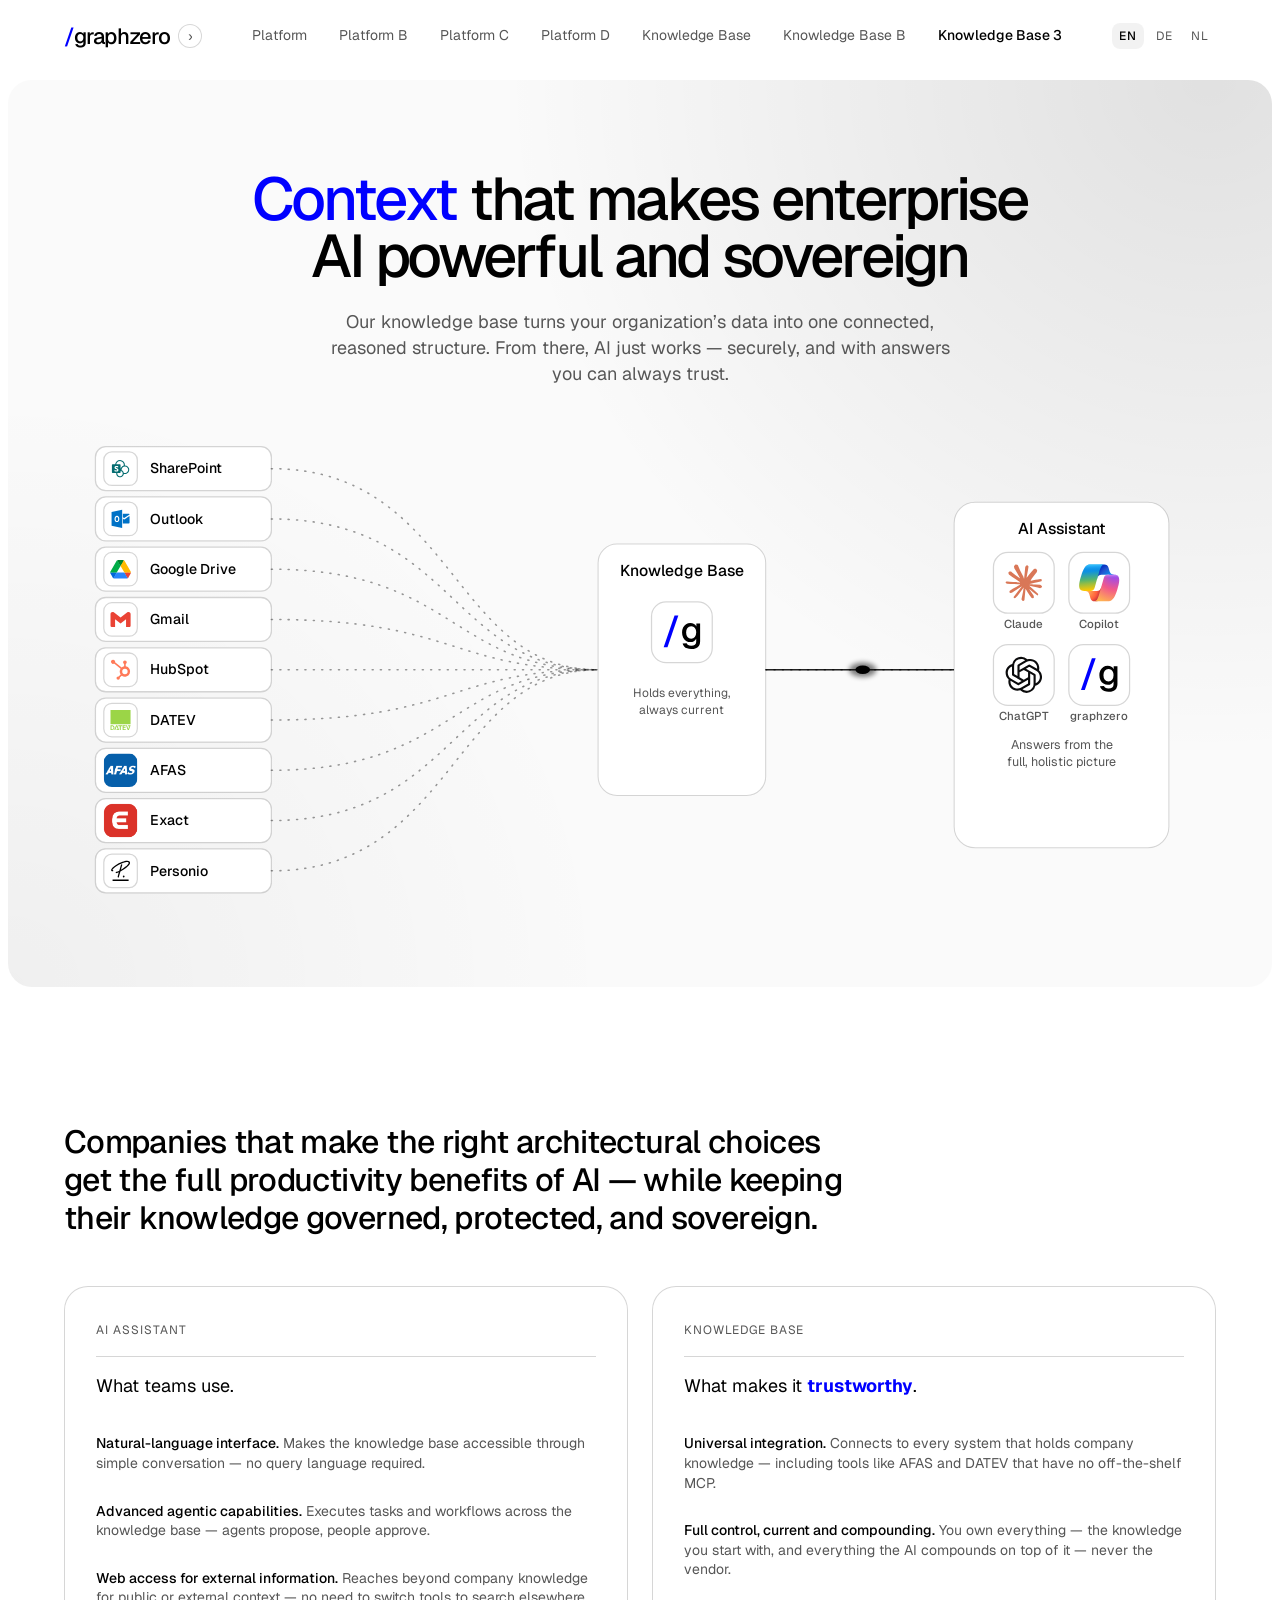
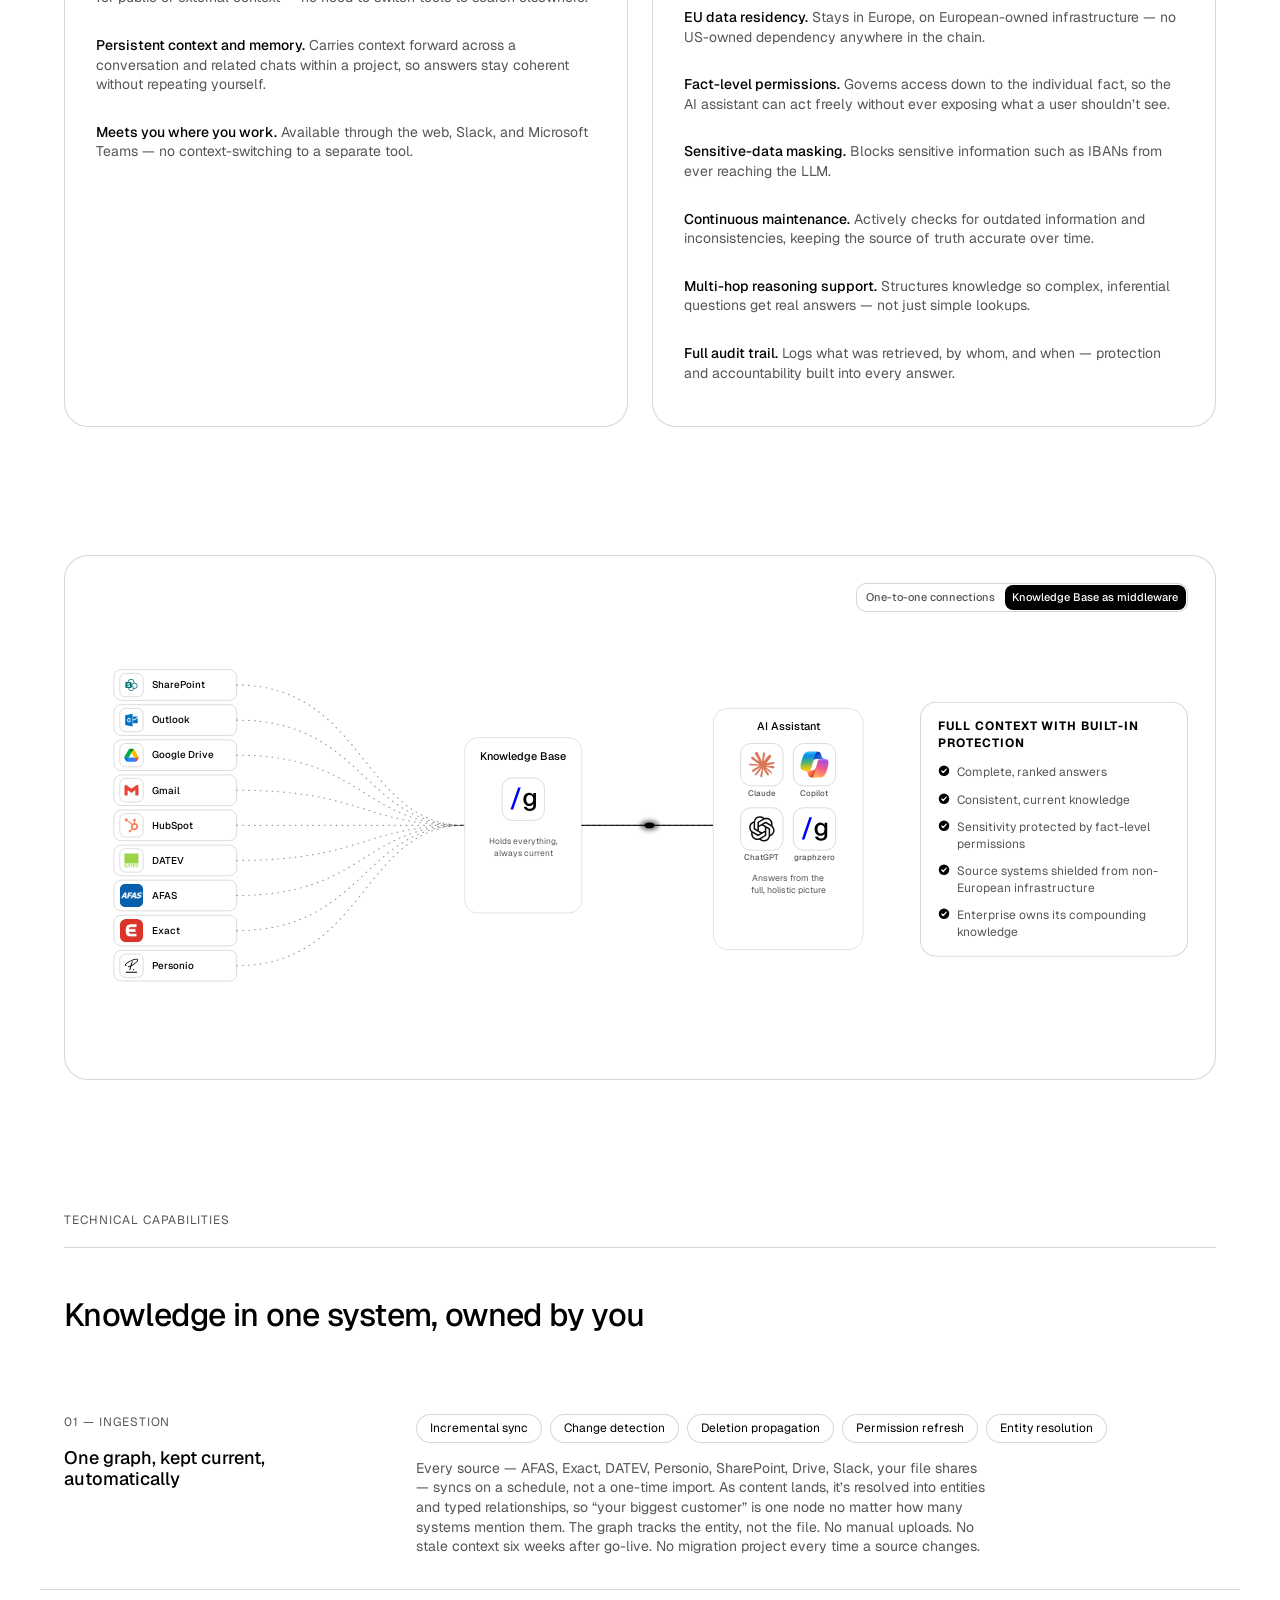
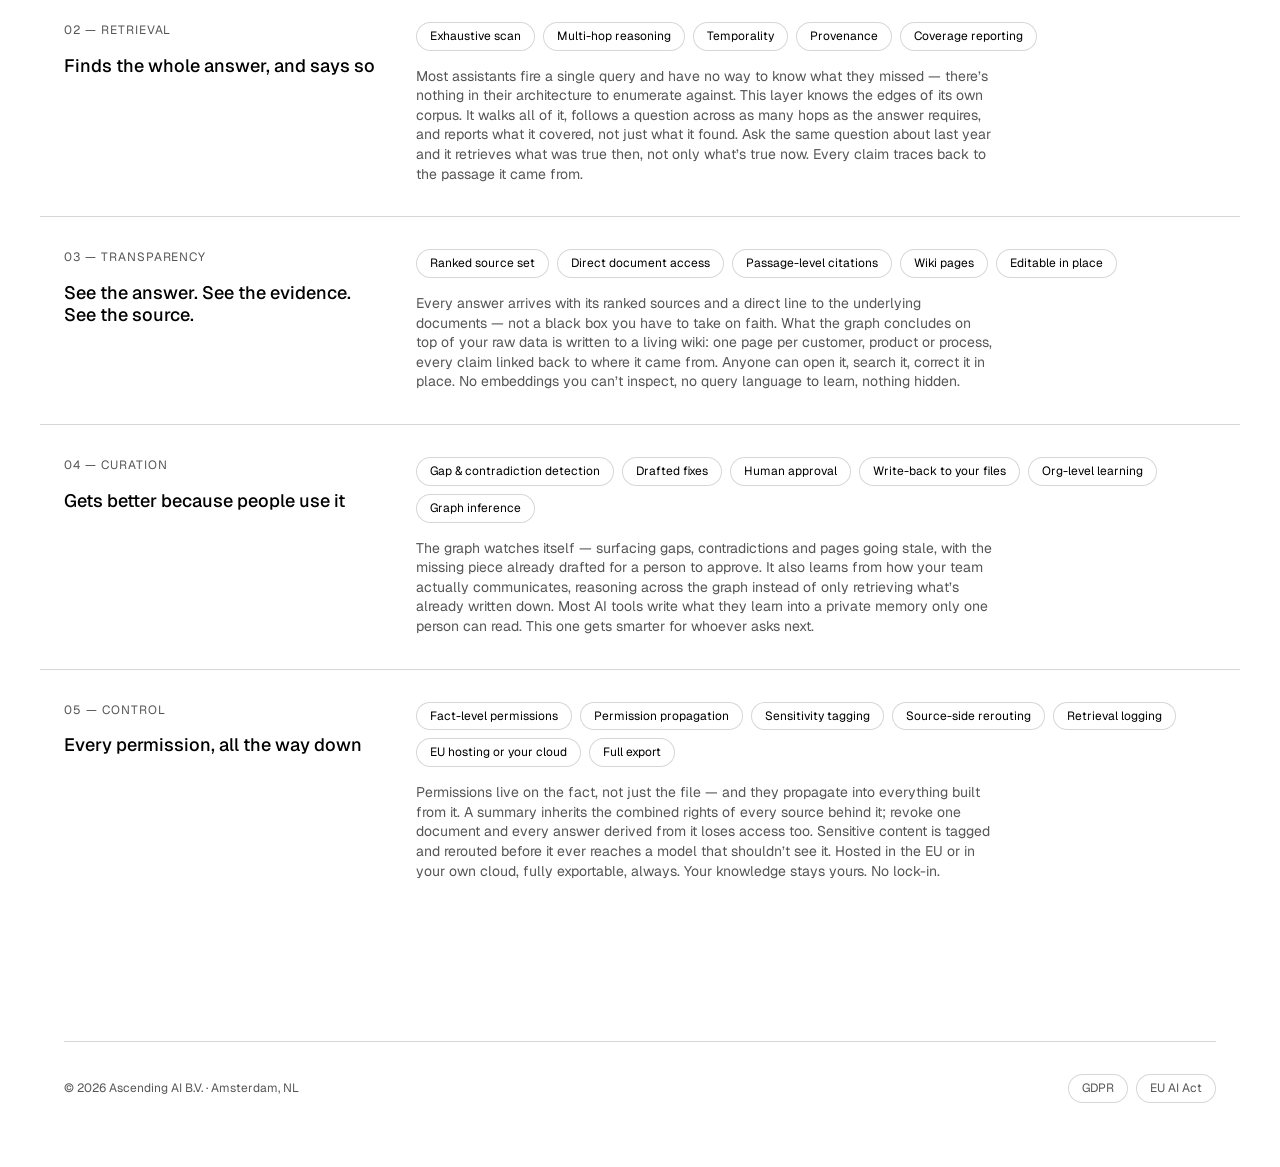
<file: knowledge-base-3.html>
<!DOCTYPE html>
<html lang="en">
<head>
<meta charset="utf-8">
<meta name="viewport" content="width=device-width, initial-scale=1">
<title>graphzero | Knowledge Base 3</title>
<meta name="description" content="The knowledge base: one context layer between your source systems and every AI application.">
<meta property="og:title" content="graphzero | Knowledge Base 3">
<meta property="og:description" content="The knowledge base: one context layer between your source systems and every AI application.">
<meta property="og:type" content="website">
<link rel="preconnect" href="https://fonts.googleapis.com">
<link rel="preconnect" href="https://fonts.gstatic.com" crossorigin>
<!-- ?v= on the two files that actually change. Pages serves everything with
     max-age=600, so without it a browser can pick up new markup while still
     running ten-minute-old CSS and JS. Bump it in the same commit as an edit
     to either file. The design-system entry below is upstream and unversioned
     because nothing here edits it. -->
<link rel="stylesheet" href="https://fonts.googleapis.com/css2?family=Geist:wght@400;500;700&amp;display=swap">
<link rel="stylesheet" href="assets/design-system/styles.css">
<link rel="stylesheet" href="assets/site.css?v=142">
<link rel="icon" href="assets/graphzero-mark.svg?v=142" type="image/svg+xml">
</head>
<body data-surface="light">

<a class="skip" href="#main">Skip to content</a>

<div class="page" data-page="knowledge-base-3">

  <!-- The wordmark is the way back to the top of the site, which is why the nav
       carries no entry for this page. -->
  <header class="site-header">
    <div class="brand-switch" data-identity-switch>
      <!-- Two identities under comparison, and scaffolding like the hero mark's
           arrow: drop this wrapper, the .brand-switch rules and the identity
           block in site.js once one is chosen, leaving the <a> where it is. -->
      <a class="brand" href="index.html" title="/graphzero">
        <span class="brand__slash">/</span><span class="brand__name">graphzero</span>
      </a>
      <button class="brand-switch__arrow" type="button" data-identity-step="1"
              aria-label="Next identity">&rsaquo;</button>
    </div>

    <button class="nav-toggle" type="button" aria-expanded="false" aria-controls="site-nav" aria-label="Menu">
      <span class="nav-toggle__bar"></span>
      <span class="nav-toggle__bar"></span>
    </button>

    <nav class="site-nav" id="site-nav" aria-label="Primary">
      <a href="index.html">Platform</a>
      <a href="platform-b.html">Platform B</a>
      <a href="platform-c.html">Platform C</a>
      <a href="platform-d.html">Platform D</a>
      <a href="knowledge-base.html">Knowledge Base</a>
      <a href="security.html">Knowledge Base B</a>
      <a href="knowledge-base-3.html" aria-current="page">Knowledge Base 3</a>

      <!-- Only ever seen in the sheet. The desktop bar has no room for it, and
           there the same call is one scroll away in the hero. -->
      <div class="nav-cta">
        <a class="btn btn--hero" href="mailto:david@ascending.ai?subject=Ascending%20AI">Book a founder call</a>
      </div>
    </nav>

    <div class="lang" role="group" aria-label="Language">
      <button class="lang__opt" type="button" data-lang="en" aria-current="true">EN</button>
      <button class="lang__opt" type="button" data-lang="de">DE</button>
      <button class="lang__opt" type="button" data-lang="nl">NL</button>
    </div>
  </header>

  <main id="main">

    <!-- ABOVE THE FOLD -->
    <!-- The fold this page had before the two heroes were swapped: the claim
         stacked over the drawing rather than beside a mark. The drawing is the
         one the Platform fold carries, so the edits made there — AI Assistant,
         the wordmark on white, the Knowledge Base box built like the assistant's
         — are the same in both places rather than diverging. -->
    <section class="hero hero--stack" id="context-layer">
      <div class="wrap hero__inner hero__inner--stack">
        <div class="hero__copy">
          <h1 class="display hero__title"><span class="hl">Context</span> that makes enterprise AI powerful and sovereign</h1>
          <p class="lead hero__lead">Our knowledge base turns your organization&rsquo;s data into one connected, reasoned structure. From there, AI just works &mdash; securely, and with answers you can always trust.</p>
        </div>

        <figure class="hero__figure af-flow2">
          <svg role="img" aria-label="Nine business systems feeding a knowledge base, which answers through Claude, Copilot, ChatGPT or our own assistant." viewBox="0 40 1100 580" preserveAspectRatio="xMidYMid meet" xmlns="http://www.w3.org/2000/svg">
                            <defs>
                              <filter id="af-blur-kb-hero" x="-200%" y="-200%" width="500%" height="500%">
                                <feGaussianBlur stdDeviation="2.6"/>
                              </filter>
                            </defs>
            
                      <g class="af-chip">
                        <rect class="af-chip-rect" x="30" y="97.0" width="168" height="42" rx="10"/>
                        <rect x="38" y="102.0" width="32" height="32" rx="7.7" class="af-logo-tile"/><g transform="translate(44.08,108.08) scale(0.8267)"><path fill="#036C70" d="M22 13.25q0 1.04-.4 1.95-.39.9-1.07 1.58t-1.59 1.08q-.91.39-1.94.39-.64 0-1.27-.16-.09.83-.46 1.54-.38.72-.97 1.25-.58.53-1.33.82-.76.3-1.59.3-.91 0-1.71-.35-.79-.34-1.39-.93-.59-.59-.93-1.39-.35-.8-.35-1.7v-.32q.03-.15.05-.31H2.83q-.33 0-.59-.24Q2 16.5 2 16.17V7.83q0-.33.24-.59Q2.5 7 2.83 7h2.95q.12-1.06.61-2 .48-.89 1.24-1.56.75-.68 1.71-1.06T11.38 2q1.16 0 2.18.44 1.03.45 1.79 1.21t1.21 1.79Q17 6.46 17 7.63v.31q0 .15-.04.31 1.04 0 1.95.39.92.39 1.59 1.07.71.67 1.1 1.58.4.92.4 1.96m-10.63-10q-.81 0-1.54.29-.74.28-1.33.78-.56.5-.95 1.18-.38.7-.5 1.5h4.12q.33 0 .59.25.24.25.24.58v4.12l.18-.03q.17-.62.5-1.18.32-.57.79-1.02.45-.45 1.03-.79.54-.33 1.17-.5.08-.43.08-.8 0-.91-.35-1.71-.34-.79-.94-1.38-.59-.59-1.38-.94-.8-.35-1.71-.35m-4.27 12q.45 0 .9-.09.42-.09.76-.31.34-.21.55-.56.19-.36.19-.88 0-.53-.2-.88-.22-.35-.55-.59-.33-.23-.71-.38l-.72-.29Q7 11.14 6.77 11q-.22-.15-.22-.38 0-.16.12-.27.12-.1.28-.15.16-.07.33-.09.18-.01.3-.01.49 0 .88.12.38.13.79.38V9.12Q9 9.05 8.81 9q-.2-.05-.39-.08-.2-.03-.42-.05-.2-.01-.45-.01-.43 0-.88.09-.45.1-.82.32-.35.23-.59.56-.23.35-.23.86 0 .5.22.81.22.35.55.59.33.23.7.41l.72.29q.34.14.56.29.22.16.22.38 0 .19-.11.3-.1.11-.26.16-.13.08-.32.08H7q-.59 0-1.04-.18-.46-.2-.92-.52v1.56q.99.39 2.06.39m4.27 5.5q.63 0 1.21-.25.57-.24 1-.66.42-.43.67-1t.25-1.21q0-.56-.19-1.07-.18-.51-.51-.91-.34-.41-.8-.69-.45-.28-1-.4v1.61q0 .33-.24.59-.26.24-.59.24H8.31q-.06.31-.06.63 0 .64.25 1.21.24.57.66 1 .43.42 1 .66.57.25 1.21.25M17 17q.77 0 1.45-.29.69-.29 1.2-.81.51-.51.81-1.19.29-.68.29-1.46 0-.75-.29-1.45-.3-.69-.81-1.2t-1.2-.81Q17.77 9.5 17 9.5t-1.45.3-1.19.81-.81 1.19q-.3.7-.3 1.45v.21l.02.22q.46.22.85.54.38.32.7.71.3.4.52.86.21.46.32.95.66.26 1.34.26"/></g>
                        <text class="af-chip-label" x="82" y="122.5">SharePoint</text>
                      </g>
                      <g class="af-chip">
                        <rect class="af-chip-rect" x="30" y="145.0" width="168" height="42" rx="10"/>
                        <rect x="38" y="150.0" width="32" height="32" rx="7.7" class="af-logo-tile"/><g transform="translate(44.08,156.08) scale(0.6200)"><path fill="#0072c6" d="M19.484 7.937v5.477l1.916 1.205a.5.5 0 0 0 .21 0l8.238-5.554a1.174 1.174 0 0 0-.959-1.128Z"/><path fill="#0072c6" d="m19.484 15.457l1.747 1.2a.52.52 0 0 0 .543 0c-.3.181 8.073-5.378 8.073-5.378v10.066a1.408 1.408 0 0 1-1.49 1.555h-8.874zm-9.044-2.525a1.61 1.61 0 0 0-1.42.838a4.13 4.13 0 0 0-.526 2.218A4.05 4.05 0 0 0 9.02 18.2a1.6 1.6 0 0 0 2.771.022a4 4 0 0 0 .515-2.2a4.37 4.37 0 0 0-.5-2.281a1.54 1.54 0 0 0-1.366-.809"/><path fill="#0072c6" d="M2.153 5.155v21.427L18.453 30V2Zm10.908 14.336a3.23 3.23 0 0 1-2.7 1.361a3.19 3.19 0 0 1-2.64-1.318A5.46 5.46 0 0 1 6.706 16.1a5.87 5.87 0 0 1 1.036-3.616a3.27 3.27 0 0 1 2.744-1.384a3.12 3.12 0 0 1 2.61 1.321a5.64 5.64 0 0 1 1 3.484a5.76 5.76 0 0 1-1.035 3.586"/></g>
                        <text class="af-chip-label" x="82" y="170.5">Outlook</text>
                      </g>
                      <g class="af-chip">
                        <rect class="af-chip-rect" x="30" y="193.0" width="168" height="42" rx="10"/>
                        <rect x="38" y="198.0" width="32" height="32" rx="7.7" class="af-logo-tile"/><g transform="translate(44.08,205.13) scale(0.0775)"><path fill="#0066da" d="m19.354 196.034l11.29 19.5c2.346 4.106 5.718 7.332 9.677 9.678q17.009-21.591 23.68-33.137q6.77-11.717 16.641-36.655q-26.604-3.502-40.32-3.502q-13.165 0-40.322 3.502c0 4.545 1.173 9.09 3.519 13.196z"/><path fill="#ea4335" d="M215.681 225.212c3.96-2.346 7.332-5.572 9.677-9.677l4.692-8.064l22.434-38.855a26.57 26.57 0 0 0 3.518-13.196q-27.315-3.502-40.247-3.502q-13.899 0-40.248 3.502q9.754 25.075 16.422 36.655q6.724 11.683 23.752 33.137"/><path fill="#00832d" d="M128.001 73.311q19.68-23.768 27.125-36.655q5.996-10.377 13.196-33.137C164.363 1.173 159.818 0 155.126 0h-54.25C96.184 0 91.64 1.32 87.68 3.519q9.16 26.103 15.544 37.154q7.056 12.213 24.777 32.638"/><path fill="#2684fc" d="M175.36 155.42H80.642l-40.32 69.792c3.958 2.346 8.503 3.519 13.195 3.519h148.968c4.692 0 9.238-1.32 13.196-3.52z"/><path fill="#00ac47" d="M128.001 73.311L87.681 3.52c-3.96 2.346-7.332 5.571-9.678 9.677L3.519 142.224A26.57 26.57 0 0 0 0 155.42h80.642z"/><path fill="#ffba00" d="m215.242 77.71l-37.243-64.514c-2.345-4.106-5.718-7.331-9.677-9.677l-40.32 69.792l47.358 82.109h80.496c0-4.546-1.173-9.09-3.519-13.196z"/></g>
                        <text class="af-chip-label" x="82" y="218.5">Google Drive</text>
                      </g>
                      <g class="af-chip">
                        <rect class="af-chip-rect" x="30" y="241.0" width="168" height="42" rx="10"/>
                        <rect x="38" y="246.0" width="32" height="32" rx="7.7" class="af-logo-tile"/><g transform="translate(44.40,252.40) scale(0.8000)"><path d="M24 5.457v13.909c0 .904-.732 1.636-1.636 1.636h-3.819V11.73L12 16.64l-6.545-4.91v9.273H1.636A1.636 1.636 0 0 1 0 19.366V5.457c0-2.023 2.309-3.178 3.927-1.964L5.455 4.64 12 9.548l6.545-4.91 1.528-1.145C21.69 2.28 24 3.434 24 5.457z" fill="#EA4335"/></g>
                        <text class="af-chip-label" x="82" y="266.5">Gmail</text>
                      </g>
                      <g class="af-chip">
                        <rect class="af-chip-rect" x="30" y="289.0" width="168" height="42" rx="10"/>
                        <rect x="38" y="294.0" width="32" height="32" rx="7.7" class="af-logo-tile"/><g transform="translate(44.40,300.40) scale(0.8000)"><path d="M18.164 7.93V5.084a2.198 2.198 0 001.267-1.978v-.067A2.2 2.2 0 0017.238.845h-.067a2.2 2.2 0 00-2.193 2.193v.067a2.196 2.196 0 001.252 1.973l.013.006v2.852a6.22 6.22 0 00-2.969 1.31l.012-.01-7.828-6.095A2.497 2.497 0 104.3 4.656l-.012.006 7.697 5.991a6.176 6.176 0 00-1.038 3.446c0 1.343.425 2.588 1.147 3.607l-.013-.02-2.342 2.343a1.968 1.968 0 00-.58-.095h-.002a2.033 2.033 0 102.033 2.033 1.978 1.978 0 00-.1-.595l.005.014 2.317-2.317a6.247 6.247 0 104.782-11.134l-.036-.005zm-.964 9.378a3.206 3.206 0 113.215-3.207v.002a3.206 3.206 0 01-3.207 3.207z" fill="#FF7A59"/></g>
                        <text class="af-chip-label" x="82" y="314.5">HubSpot</text>
                      </g>
                      <g class="af-chip">
                        <rect class="af-chip-rect" x="30" y="337.0" width="168" height="42" rx="10"/>
                        <rect x="38" y="342.0" width="32" height="32" rx="7.7" class="af-logo-tile"/><g transform="translate(44.40,348.40) scale(0.8000)"><path d="M0 .165v16.9174h23.9147V.1651Zm.017 18.1842v5.4857h1.9809c1.4754 0 2.7429-1.1832 2.7429-2.7005-.042-1.686-1.0982-2.7852-2.5736-2.7852zm6.62 0-2.1079 5.4857H5.706l1.6422-4.3428 1.3546 3.454h-1.524v.8888h3.0392l-2.1502-5.4857Zm2.6498 0v.9312h1.7778v4.5545h1.219v-4.5545h1.727v-.9312zm5.1894 0v5.4857h3.7926v-.8889h-2.6159v-1.5153h2.3196v-.9313h-2.3196v-1.219h2.4889v-.9312zm3.962 0 2.1502 5.4857h1.3037L24 18.3492h-2.9037v.9312h1.3884l-1.2699 3.327-1.5577-4.2582zm-17.2869.9312h.9313c.9271 0 1.5576.6735 1.5153 1.8117-.042 1.1804-.8425 1.8116-1.8116 1.8116h-.635Z" fill="#9BD547"/></g>
                        <text class="af-chip-label" x="82" y="362.5">DATEV</text>
                      </g>
                      <g class="af-chip">
                        <rect class="af-chip-rect" x="30" y="385.0" width="168" height="42" rx="10"/>
                        <image href="[data-uri]" x="38" y="390.0" width="32" height="32" preserveAspectRatio="xMidYMid slice" style="clip-path:inset(0 round 7.7px)"/>
                        <text class="af-chip-label" x="82" y="410.5">AFAS</text>
                      </g>
                      <g class="af-chip">
                        <rect class="af-chip-rect" x="30" y="433.0" width="168" height="42" rx="10"/>
                        <image href="[data-uri]" x="38" y="438.0" width="32" height="32" preserveAspectRatio="xMidYMid slice" style="clip-path:inset(0 round 7.7px)"/>
                        <text class="af-chip-label" x="82" y="458.5">Exact</text>
                      </g>
                      <g class="af-chip">
                        <rect class="af-chip-rect" x="30" y="481.0" width="168" height="42" rx="10"/>
                        <rect x="38" y="486.0" width="32" height="32" rx="7.7" class="af-logo-tile"/><g transform="translate(44.40,492.40) scale(0.8000)"><path d="M21.603 24H2.47v-1.563h19.133Zm-6.167-4.044c.557.145 1.137-.244 1.303-.867.166-.624-.157-1.25-.713-1.39-.556-.142-1.137.24-1.304.865-.167.624.156 1.25.714 1.39zM22.37.676c-1.737-1.347-5.387-.43-8.145.576A41.707 41.705 0 0 0 5.64 5.625C3.624 6.985 1.135 8.987.748 10.814a1.43 1.43 0 0 0 .28 1.263c.505.59 1.354.576 1.516.568a.781.781 0 0 0 .51-1.368.783.783 0 0 0-.58-.193.877.877 0 0 1-.181-.016c.58-2.136 6.69-6.232 12.47-8.342 3.858-1.408 5.964-1.342 6.649-.81.284.22.433.487.23 1.062-.545 1.535-3.2 3.96-7.108 6.48-.725.467-1.434.898-2.11 1.29.544-1.92 1.1-3.88 1.582-5.561a.782.782 0 0 0-1.504-.43 2070.72 2070.634 0 0 0-2.002 7.05c-1.564.811-2.754 1.3-3.22 1.366a.783.783 0 0 0-1.025 1.095c.134.226.4.476.929.476.088 0 .177-.007.264-.02.54-.073 1.417-.395 2.485-.884-.758 2.702-1.373 4.975-1.407 5.282a.781.781 0 0 0 .69.858.668.668 0 0 0 .087 0 .783.783 0 0 0 .775-.685c.062-.38.822-3.133 1.746-6.42a58.241 58.239 0 0 0 4.01-2.401c5.435-3.587 7.007-5.917 7.362-7.241.277-1.02-.017-1.93-.825-2.557z" fill="#000000"/></g>
                        <text class="af-chip-label" x="82" y="506.5">Personio</text>
                      </g>
            
                      <path class="af-line-kb" style="animation-delay:-0.0s" d="M198,118.0 C373,118.0 370,310.0 510,310"/>
                      <path class="af-line-kb" style="animation-delay:-0.18s" d="M198,166.0 C373,166.0 370,310.0 510,310"/>
                      <path class="af-line-kb" style="animation-delay:-0.36s" d="M198,214.0 C373,214.0 370,310.0 510,310"/>
                      <path class="af-line-kb" style="animation-delay:-0.54s" d="M198,262.0 C373,262.0 370,310.0 510,310"/>
                      <path class="af-line-kb" style="animation-delay:-0.72s" d="M198,310.0 C373,310.0 370,310.0 510,310"/>
                      <path class="af-line-kb" style="animation-delay:-0.9s" d="M198,358.0 C373,358.0 370,310.0 510,310"/>
                      <path class="af-line-kb" style="animation-delay:-1.08s" d="M198,406.0 C373,406.0 370,310.0 510,310"/>
                      <path class="af-line-kb" style="animation-delay:-1.26s" d="M198,454.0 C373,454.0 370,310.0 510,310"/>
                      <path class="af-line-kb" style="animation-delay:-1.44s" d="M198,502.0 C373,502.0 370,310.0 510,310"/>

                            <rect class="af-kb-rect" x="510" y="190" width="160" height="240" rx="18"/>
                            <text class="af-kb-title" x="590.0" y="220" text-anchor="middle">Knowledge Base</text>
                            <rect x="561.0" y="245.2" width="58" height="58" rx="13.9" class="af-logo-tile"/><g transform="translate(571.30,284.54) scale(0.03519,-0.03519)"><path d="M37 -110 333 750H435L140 -110Z" fill="#0000ff"/><path d="M289 -162Q226 -162 178.0 -143.0Q130 -124 99.0 -89.5Q68 -55 57 -9L167 -2Q178 -35 205.5 -54.5Q233 -74 289 -74Q355 -74 390.5 -46.0Q426 -18 426 39V116Q407 75 365.0 51.0Q323 27 271 27Q204 27 152.0 60.0Q100 93 71.0 151.0Q42 209 42 285Q42 362 70.5 420.0Q99 478 150.5 511.0Q202 544 267 544Q324 544 367.5 518.0Q411 492 430 448V532H532V42Q532 -24 502.5 -69.5Q473 -115 418.5 -138.5Q364 -162 289 -162ZM288 117Q350 117 387.5 162.0Q425 207 426 286Q427 338 410.0 375.5Q393 413 361.5 433.5Q330 454 288 454Q223 454 187.5 408.5Q152 363 152 286Q152 208 188.5 162.5Q225 117 288 117Z" fill="#000000" transform="translate(494,0)"/></g>
                            <text class="af-kb-sub" x="590.0" y="336" text-anchor="middle">Holds everything,</text>
                            <text class="af-kb-sub" x="590.0" y="352" text-anchor="middle">always current</text>

                      <path id="af-kb-link-path-hero" class="af-line-base" d="M670,310 L850,310"/>
                    <path class="af-line-flow" d="M670,310 L850,310"/>
                      <path class="af-line-glow" d="M670,310 L850,310">
                        <animate attributeName="opacity" values="0;0;0.85;0.85;0;0" keyTimes="0;0.00000;0.03571;0.51190;0.54762;1" dur="4.2s" begin="0s" repeatCount="indefinite" />
                      </path>
                      <g class="af-packet-ping">
                        <circle class="af-ping-ring" r="6"/>
                        <animateMotion dur="4.2s" begin="0s" repeatCount="indefinite" keyPoints="1;1;0;0" keyTimes="0;0.00000;0.20238;1" calcMode="linear"><mpath href="#af-kb-link-path-hero"/></animateMotion>
                        <animate attributeName="opacity" values="0;0;0.9;0.9;0;0" keyTimes="0;0.00000;0.01190;0.19048;0.20238;1" dur="4.2s" begin="0s" repeatCount="indefinite" />
                      </g>
                      <g class="af-pill" data-anim="1">
                        <ellipse class="af-pill-glow" cx="0" cy="0" rx="13" ry="7"/>
                        <ellipse class="af-pill-core" cx="0" cy="0" rx="7" ry="4"/>
                        <animateMotion dur="4.2s" begin="0s" repeatCount="indefinite" keyPoints="0;0;1;1" keyTimes="0;0.28571;0.54762;1" calcMode="linear"><mpath href="#af-kb-link-path-hero"/></animateMotion>
                        <animate attributeName="opacity" values="0;0;1;1;0;0" keyTimes="0;0.28571;0.30000;0.53333;0.54762;1" dur="4.2s" begin="0s" repeatCount="indefinite" />
                      </g>

                      <g class="af-ast-kb">
                        <rect class="af-ast-rect" x="850" y="150" width="205" height="330" rx="20"/>
                        <text class="af-ast-title" x="952.5" y="180" text-anchor="middle">AI Assistant</text>
        
                        <g>
                          <rect x="887.5" y="198.0" width="58" height="58" rx="13.9" class="af-logo-tile"/><g transform="translate(899.10,209.60) scale(1.4500)"><path d="M4.709 15.955l4.72-2.647.08-.23-.08-.128H9.2l-.79-.048-2.698-.073-2.339-.097-2.266-.122-.571-.121L0 11.784l.055-.352.48-.321.686.06 1.52.103 2.278.158 1.652.097 2.449.255h.389l.055-.157-.134-.098-.103-.097-2.358-1.596-2.552-1.688-1.336-.972-.724-.491-.364-.462-.158-1.008.656-.722.881.06.225.061.893.686 1.908 1.476 2.491 1.833.365.304.145-.103.019-.073-.164-.274-1.355-2.446-1.446-2.49-.644-1.032-.17-.619a2.97 2.97 0 01-.104-.729L6.283.134 6.696 0l.996.134.42.364.62 1.414 1.002 2.229 1.555 3.03.456.898.243.832.091.255h.158V9.01l.128-1.706.237-2.095.23-2.695.08-.76.376-.91.747-.492.584.28.48.685-.067.444-.286 1.851-.559 2.903-.364 1.942h.212l.243-.242.985-1.306 1.652-2.064.73-.82.85-.904.547-.431h1.033l.76 1.129-.34 1.166-1.064 1.347-.881 1.142-1.264 1.7-.79 1.36.073.11.188-.02 2.856-.606 1.543-.28 1.841-.315.833.388.091.395-.328.807-1.969.486-2.309.462-3.439.813-.042.03.049.061 1.549.146.662.036h1.622l3.02.225.79.522.474.638-.079.485-1.215.62-1.64-.389-3.829-.91-1.312-.329h-.182v.11l1.093 1.068 2.006 1.81 2.509 2.33.127.578-.322.455-.34-.049-2.205-1.657-.851-.747-1.926-1.62h-.128v.17l.444.649 2.345 3.521.122 1.08-.17.353-.608.213-.668-.122-1.374-1.925-1.415-2.167-1.143-1.943-.14.08-.674 7.254-.316.37-.729.28-.607-.461-.322-.747.322-1.476.389-1.924.315-1.53.286-1.9.17-.632-.012-.042-.14.018-1.434 1.967-2.18 2.945-1.726 1.845-.414.164-.717-.37.067-.662.401-.589 2.388-3.036 1.44-1.882.93-1.086-.006-.158h-.055L4.132 18.56l-1.13.146-.487-.456.061-.746.231-.243 1.908-1.312-.006.006z" fill="#D97757"/></g>
                          <text class="af-ast-label" x="916.5" y="270.0" text-anchor="middle">Claude</text>
                        </g>
                        <g>
                          <rect x="959.5" y="198.0" width="58" height="58" rx="13.9" class="af-logo-tile"/><g transform="translate(969.36,207.86) scale(1.5950)"><defs><defs><radialGradient cx="85.44%" cy="100.653%" fx="85.44%" fy="100.653%" gradientTransform="scale(-.8553 -1) rotate(50.927 2.041 -1.946)" id="af-copilot-grad-i2-0-hero" r="105.116%"><stop offset="9.6%" stop-color="#00AEFF"></stop><stop offset="77.3%" stop-color="#2253CE"></stop><stop offset="100%" stop-color="#0736C4"></stop></radialGradient><radialGradient cx="18.143%" cy="32.928%" fx="18.143%" fy="32.928%" gradientTransform="scale(.8897 1) rotate(52.069 .193 .352)" id="af-copilot-grad-i2-1-hero" r="95.612%"><stop offset="0%" stop-color="#FFB657"></stop><stop offset="63.4%" stop-color="#FF5F3D"></stop><stop offset="92.3%" stop-color="#C02B3C"></stop></radialGradient><radialGradient cx="82.987%" cy="-9.792%" fx="82.987%" fy="-9.792%" gradientTransform="scale(-1 -.9441) rotate(-70.872 .142 1.17)" id="af-copilot-grad-i2-4-hero" r="140.622%"><stop offset="6.6%" stop-color="#8C48FF"></stop><stop offset="50%" stop-color="#F2598A"></stop><stop offset="89.6%" stop-color="#FFB152"></stop></radialGradient><linearGradient id="af-copilot-grad-i2-2-hero" x1="39.465%" x2="46.884%" y1="12.117%" y2="103.774%"><stop offset="15.6%" stop-color="#0D91E1"></stop><stop offset="48.7%" stop-color="#52B471"></stop><stop offset="65.2%" stop-color="#98BD42"></stop><stop offset="93.7%" stop-color="#FFC800"></stop></linearGradient><linearGradient id="af-copilot-grad-i2-3-hero" x1="45.949%" x2="50%" y1="0%" y2="100%"><stop offset="0%" stop-color="#3DCBFF"></stop><stop offset="24.7%" stop-color="#0588F7" stop-opacity="0"></stop></linearGradient><linearGradient id="af-copilot-grad-i2-5-hero" x1="83.507%" x2="83.453%" y1="-6.106%" y2="21.131%"><stop offset="5.8%" stop-color="#F8ADFA"></stop><stop offset="70.8%" stop-color="#A86EDD" stop-opacity="0"></stop></linearGradient></defs></defs><path d="M17.533 1.829A2.528 2.528 0 0015.11 0h-.737a2.531 2.531 0 00-2.484 2.087l-1.263 6.937.314-1.08a2.528 2.528 0 012.424-1.833h4.284l1.797.706 1.731-.706h-.505a2.528 2.528 0 01-2.423-1.829l-.715-2.453z" fill="url(#af-copilot-grad-i2-0-hero)" transform="translate(0 1)"></path><path d="M6.726 20.16A2.528 2.528 0 009.152 22h1.566c1.37 0 2.49-1.1 2.525-2.48l.17-6.69-.357 1.228a2.528 2.528 0 01-2.423 1.83h-4.32l-1.54-.842-1.667.843h.497c1.124 0 2.113.75 2.426 1.84l.697 2.432z" fill="url(#af-copilot-grad-i2-1-hero)" transform="translate(0 1)"></path><path d="M15 0H6.252c-2.5 0-4 3.331-5 6.662-1.184 3.947-2.734 9.225 1.75 9.225H6.78c1.13 0 2.12-.753 2.43-1.847.657-2.317 1.809-6.359 2.713-9.436.46-1.563.842-2.906 1.43-3.742A1.97 1.97 0 0115 0" fill="url(#af-copilot-grad-i2-2-hero)" transform="translate(0 1)"></path><path d="M15 0H6.252c-2.5 0-4 3.331-5 6.662-1.184 3.947-2.734 9.225 1.75 9.225H6.78c1.13 0 2.12-.753 2.43-1.847.657-2.317 1.809-6.359 2.713-9.436.46-1.563.842-2.906 1.43-3.742A1.97 1.97 0 0115 0" fill="url(#af-copilot-grad-i2-3-hero)" transform="translate(0 1)"></path><path d="M9 22h8.749c2.5 0 4-3.332 5-6.663 1.184-3.948 2.734-9.227-1.75-9.227H17.22c-1.129 0-2.12.754-2.43 1.848a1149.2 1149.2 0 01-2.713 9.437c-.46 1.564-.842 2.907-1.43 3.743A1.97 1.97 0 019 22" fill="url(#af-copilot-grad-i2-4-hero)" transform="translate(0 1)"></path><path d="M9 22h8.749c2.5 0 4-3.332 5-6.663 1.184-3.948 2.734-9.227-1.75-9.227H17.22c-1.129 0-2.12.754-2.43 1.848a1149.2 1149.2 0 01-2.713 9.437c-.46 1.564-.842 2.907-1.43 3.743A1.97 1.97 0 019 22" fill="url(#af-copilot-grad-i2-5-hero)" transform="translate(0 1)"></path></g>
                          <text class="af-ast-label" x="988.5" y="270.0" text-anchor="middle">Copilot</text>
                        </g>
                        <g>
                          <rect x="887.5" y="286.0" width="58" height="58" rx="13.9" class="af-logo-tile"/><g transform="translate(899.10,297.60) scale(1.4500)"><path d="M9.205 8.658v-2.26c0-.19.072-.333.238-.428l4.543-2.616c.619-.357 1.356-.523 2.117-.523 2.854 0 4.662 2.212 4.662 4.566 0 .167 0 .357-.024.547l-4.71-2.759a.797.797 0 00-.856 0l-5.97 3.473zm10.609 8.8V12.06c0-.333-.143-.57-.429-.737l-5.97-3.473 1.95-1.118a.433.433 0 01.476 0l4.543 2.617c1.309.76 2.189 2.378 2.189 3.948 0 1.808-1.07 3.473-2.76 4.163zM7.802 12.703l-1.95-1.142c-.167-.095-.239-.238-.239-.428V5.899c0-2.545 1.95-4.472 4.591-4.472 1 0 1.927.333 2.712.928L8.23 5.067c-.285.166-.428.404-.428.737v6.898zM12 15.128l-2.795-1.57v-3.33L12 8.658l2.795 1.57v3.33L12 15.128zm1.796 7.23c-1 0-1.927-.332-2.712-.927l4.686-2.712c.285-.166.428-.404.428-.737v-6.898l1.974 1.142c.167.095.238.238.238.428v5.233c0 2.545-1.974 4.472-4.614 4.472zm-5.637-5.303l-4.544-2.617c-1.308-.761-2.188-2.378-2.188-3.948A4.482 4.482 0 014.21 6.327v5.423c0 .333.143.571.428.738l5.947 3.449-1.95 1.118a.432.432 0 01-.476 0zm-.262 3.9c-2.688 0-4.662-2.021-4.662-4.519 0-.19.024-.38.047-.57l4.686 2.71c.286.167.571.167.856 0l5.97-3.448v2.26c0 .19-.07.333-.237.428l-4.543 2.616c-.619.357-1.356.523-2.117.523zm5.899 2.83a5.947 5.947 0 005.827-4.756C22.287 18.339 24 15.84 24 13.296c0-1.665-.713-3.282-1.998-4.448.119-.5.19-.999.19-1.498 0-3.401-2.759-5.947-5.946-5.947-.642 0-1.26.095-1.88.31A5.962 5.962 0 0010.205 0a5.947 5.947 0 00-5.827 4.757C1.713 5.447 0 7.945 0 10.49c0 1.666.713 3.283 1.998 4.448-.119.5-.19 1-.19 1.499 0 3.401 2.759 5.946 5.946 5.946.642 0 1.26-.095 1.88-.309a5.96 5.96 0 004.162 1.713z" fill="#0B0B0C"/></g>
                          <text class="af-ast-label" x="916.5" y="358.0" text-anchor="middle">ChatGPT</text>
                        </g>
                        <g>
                          <rect x="959.5" y="286.0" width="58" height="58" rx="13.9" class="af-logo-tile"/><g transform="translate(969.80,325.34) scale(0.03519,-0.03519)"><path d="M37 -110 333 750H435L140 -110Z" fill="#0000ff"/><path d="M289 -162Q226 -162 178.0 -143.0Q130 -124 99.0 -89.5Q68 -55 57 -9L167 -2Q178 -35 205.5 -54.5Q233 -74 289 -74Q355 -74 390.5 -46.0Q426 -18 426 39V116Q407 75 365.0 51.0Q323 27 271 27Q204 27 152.0 60.0Q100 93 71.0 151.0Q42 209 42 285Q42 362 70.5 420.0Q99 478 150.5 511.0Q202 544 267 544Q324 544 367.5 518.0Q411 492 430 448V532H532V42Q532 -24 502.5 -69.5Q473 -115 418.5 -138.5Q364 -162 289 -162ZM288 117Q350 117 387.5 162.0Q425 207 426 286Q427 338 410.0 375.5Q393 413 361.5 433.5Q330 454 288 454Q223 454 187.5 408.5Q152 363 152 286Q152 208 188.5 162.5Q225 117 288 117Z" fill="#000000" transform="translate(494,0)"/></g>
                          <text class="af-ast-label" x="988.5" y="358.0" text-anchor="middle" data-identity-name>graphzero</text>
                        </g>
                        <text class="af-ast-sub" x="952.5" y="386.0" text-anchor="middle">Answers from the</text><text class="af-ast-sub" x="952.5" y="402.0" text-anchor="middle">full, holistic picture</text>
                      </g>
                          </svg>
        </figure>
      </div>
    </section>

    <!-- WHAT EACH LAYER DOES -->
    <section class="wrap sec" id="layers">
      <h2 class="h2 sec-head" style="max-width:44ch">Companies that make the right architectural choices get the full productivity benefits of AI &mdash; while keeping their knowledge governed, protected, and sovereign.</h2>

      <!-- Two columns because the point is that these are two layers, not one
           list. The assistant is what people touch; the knowledge base is what
           makes what they touch trustworthy. -->
      <div class="layer-grid">
        <article class="layer-card">
          <span class="eyebrow">AI Assistant</span>
          <hr class="rule">
          <p class="layer-card__role">What teams use.</p>
          <ul class="layer-list">
          <li><strong>Natural-language interface.</strong> Makes the knowledge base accessible through simple conversation — no query language required.</li>
          <li><strong>Advanced agentic capabilities.</strong> Executes tasks and workflows across the knowledge base — agents propose, people approve.</li>
          <li><strong>Web access for external information.</strong> Reaches beyond company knowledge for public or external context — no need to switch tools to search elsewhere.</li>
          <li><strong>Persistent context and memory.</strong> Carries context forward across a conversation and related chats within a project, so answers stay coherent without repeating yourself.</li>
          <li><strong>Meets you where you work.</strong> Available through the web, Slack, and Microsoft Teams — no context-switching to a separate tool.</li>
          </ul>
        </article>

        <article class="layer-card">
          <span class="eyebrow">Knowledge Base</span>
          <hr class="rule">
          <p class="layer-card__role">What makes it <span class="hl">trustworthy</span>.</p>
          <ul class="layer-list">
          <li><strong>Universal integration.</strong> Connects to every system that holds company knowledge — including tools like AFAS and DATEV that have no off-the-shelf MCP.</li>
          <li><strong>Full control, current and compounding.</strong> You own everything — the knowledge you start with, and everything the AI compounds on top of it — never the vendor.</li>
          <li><strong>EU data residency.</strong> Stays in Europe, on European-owned infrastructure — no US-owned dependency anywhere in the chain.</li>
          <li><strong>Fact-level permissions.</strong> Governs access down to the individual fact, so the AI assistant can act freely without ever exposing what a user shouldn’t see.</li>
          <li><strong>Sensitive-data masking.</strong> Blocks sensitive information such as IBANs from ever reaching the LLM.</li>
          <li><strong>Continuous maintenance.</strong> Actively checks for outdated information and inconsistencies, keeping the source of truth accurate over time.</li>
          <li><strong>Multi-hop reasoning support.</strong> Structures knowledge so complex, inferential questions get real answers — not just simple lookups.</li>
          <li><strong>Full audit trail.</strong> Logs what was retrieved, by whom, and when — protection and accountability built into every answer.</li>
          </ul>
        </article>
      </div>
    </section>

    <section class="wrap sec" id="architecture">
      <!-- Imported whole from the source file, markup and scoped styles
           together. Everything it needs is inside it: no script, no external
           asset, the logos inlined as data URIs and the view toggle done with
           a radio input rather than JavaScript. Its own class prefix keeps it
           off the page's namespace, and it asks for the same font stack the
           site already loads.

           Two things to know before touching it. Its ids are page-global, so a
           second copy on this page would need every id and every matching
           for=/href= suffixed. And AFAS and Exact draw as monogram tiles rather
           than logos, because the source had no verified mark for them &mdash;
           those two are the ones to swap if official assets turn up. -->
      <div class="embed">
      <div class="af-flow2" role="img" aria-label="Two diagrams comparing a direct MCP connection to source systems versus a knowledge base middleware that aggregates all sources before answering.">

        <input type="radio" id="af-tab-direct" name="af-tabs2" class="af-radio">
        <input type="radio" id="af-tab-kb" name="af-tabs2" class="af-radio" checked>

        <div class="af-panel">
          <div class="af-toggle">
            <label for="af-tab-direct" class="af-toggle-opt af-opt-direct">One-to-one connections</label>
            <label for="af-tab-kb" class="af-toggle-opt af-opt-kb">Knowledge Base as middleware</label>
          </div>

          <!-- ================= VIEW 1 — One-to-one connections ================= -->
          <div class="af-view af-view-direct">
            <div class="af-row">
              <div class="af-diagram-col">
                <svg viewBox="0 40 1100 580" preserveAspectRatio="xMidYMid meet" xmlns="http://www.w3.org/2000/svg">
                  <defs>
                    <filter id="af-blur" x="-200%" y="-200%" width="500%" height="500%">
                      <feGaussianBlur stdDeviation="2.6"/>
                    </filter>
                  </defs>
            
            <g class="af-chip">
              <rect class="af-chip-rect" x="30" y="97.0" width="168" height="42" rx="10"/>
              <rect x="38" y="102.0" width="32" height="32" rx="7.7" class="af-logo-tile"/><g transform="translate(44.08,108.08) scale(0.8267)"><path fill="#036C70" d="M22 13.25q0 1.04-.4 1.95-.39.9-1.07 1.58t-1.59 1.08q-.91.39-1.94.39-.64 0-1.27-.16-.09.83-.46 1.54-.38.72-.97 1.25-.58.53-1.33.82-.76.3-1.59.3-.91 0-1.71-.35-.79-.34-1.39-.93-.59-.59-.93-1.39-.35-.8-.35-1.7v-.32q.03-.15.05-.31H2.83q-.33 0-.59-.24Q2 16.5 2 16.17V7.83q0-.33.24-.59Q2.5 7 2.83 7h2.95q.12-1.06.61-2 .48-.89 1.24-1.56.75-.68 1.71-1.06T11.38 2q1.16 0 2.18.44 1.03.45 1.79 1.21t1.21 1.79Q17 6.46 17 7.63v.31q0 .15-.04.31 1.04 0 1.95.39.92.39 1.59 1.07.71.67 1.1 1.58.4.92.4 1.96m-10.63-10q-.81 0-1.54.29-.74.28-1.33.78-.56.5-.95 1.18-.38.7-.5 1.5h4.12q.33 0 .59.25.24.25.24.58v4.12l.18-.03q.17-.62.5-1.18.32-.57.79-1.02.45-.45 1.03-.79.54-.33 1.17-.5.08-.43.08-.8 0-.91-.35-1.71-.34-.79-.94-1.38-.59-.59-1.38-.94-.8-.35-1.71-.35m-4.27 12q.45 0 .9-.09.42-.09.76-.31.34-.21.55-.56.19-.36.19-.88 0-.53-.2-.88-.22-.35-.55-.59-.33-.23-.71-.38l-.72-.29Q7 11.14 6.77 11q-.22-.15-.22-.38 0-.16.12-.27.12-.1.28-.15.16-.07.33-.09.18-.01.3-.01.49 0 .88.12.38.13.79.38V9.12Q9 9.05 8.81 9q-.2-.05-.39-.08-.2-.03-.42-.05-.2-.01-.45-.01-.43 0-.88.09-.45.1-.82.32-.35.23-.59.56-.23.35-.23.86 0 .5.22.81.22.35.55.59.33.23.7.41l.72.29q.34.14.56.29.22.16.22.38 0 .19-.11.3-.1.11-.26.16-.13.08-.32.08H7q-.59 0-1.04-.18-.46-.2-.92-.52v1.56q.99.39 2.06.39m4.27 5.5q.63 0 1.21-.25.57-.24 1-.66.42-.43.67-1t.25-1.21q0-.56-.19-1.07-.18-.51-.51-.91-.34-.41-.8-.69-.45-.28-1-.4v1.61q0 .33-.24.59-.26.24-.59.24H8.31q-.06.31-.06.63 0 .64.25 1.21.24.57.66 1 .43.42 1 .66.57.25 1.21.25M17 17q.77 0 1.45-.29.69-.29 1.2-.81.51-.51.81-1.19.29-.68.29-1.46 0-.75-.29-1.45-.3-.69-.81-1.2t-1.2-.81Q17.77 9.5 17 9.5t-1.45.3-1.19.81-.81 1.19q-.3.7-.3 1.45v.21l.02.22q.46.22.85.54.38.32.7.71.3.4.52.86.21.46.32.95.66.26 1.34.26"/></g>
              <text class="af-chip-label" x="82" y="122.5">SharePoint</text>
            </g>
            <g class="af-chip">
              <rect class="af-chip-rect" x="30" y="145.0" width="168" height="42" rx="10"/>
              <rect x="38" y="150.0" width="32" height="32" rx="7.7" class="af-logo-tile"/><g transform="translate(44.08,156.08) scale(0.6200)"><path fill="#0072c6" d="M19.484 7.937v5.477l1.916 1.205a.5.5 0 0 0 .21 0l8.238-5.554a1.174 1.174 0 0 0-.959-1.128Z"/><path fill="#0072c6" d="m19.484 15.457l1.747 1.2a.52.52 0 0 0 .543 0c-.3.181 8.073-5.378 8.073-5.378v10.066a1.408 1.408 0 0 1-1.49 1.555h-8.874zm-9.044-2.525a1.61 1.61 0 0 0-1.42.838a4.13 4.13 0 0 0-.526 2.218A4.05 4.05 0 0 0 9.02 18.2a1.6 1.6 0 0 0 2.771.022a4 4 0 0 0 .515-2.2a4.37 4.37 0 0 0-.5-2.281a1.54 1.54 0 0 0-1.366-.809"/><path fill="#0072c6" d="M2.153 5.155v21.427L18.453 30V2Zm10.908 14.336a3.23 3.23 0 0 1-2.7 1.361a3.19 3.19 0 0 1-2.64-1.318A5.46 5.46 0 0 1 6.706 16.1a5.87 5.87 0 0 1 1.036-3.616a3.27 3.27 0 0 1 2.744-1.384a3.12 3.12 0 0 1 2.61 1.321a5.64 5.64 0 0 1 1 3.484a5.76 5.76 0 0 1-1.035 3.586"/></g>
              <text class="af-chip-label" x="82" y="170.5">Outlook</text>
            </g>
            <g class="af-chip">
              <rect class="af-chip-rect" x="30" y="193.0" width="168" height="42" rx="10"/>
              <rect x="38" y="198.0" width="32" height="32" rx="7.7" class="af-logo-tile"/><g transform="translate(44.08,205.13) scale(0.0775)"><path fill="#0066da" d="m19.354 196.034l11.29 19.5c2.346 4.106 5.718 7.332 9.677 9.678q17.009-21.591 23.68-33.137q6.77-11.717 16.641-36.655q-26.604-3.502-40.32-3.502q-13.165 0-40.322 3.502c0 4.545 1.173 9.09 3.519 13.196z"/><path fill="#ea4335" d="M215.681 225.212c3.96-2.346 7.332-5.572 9.677-9.677l4.692-8.064l22.434-38.855a26.57 26.57 0 0 0 3.518-13.196q-27.315-3.502-40.247-3.502q-13.899 0-40.248 3.502q9.754 25.075 16.422 36.655q6.724 11.683 23.752 33.137"/><path fill="#00832d" d="M128.001 73.311q19.68-23.768 27.125-36.655q5.996-10.377 13.196-33.137C164.363 1.173 159.818 0 155.126 0h-54.25C96.184 0 91.64 1.32 87.68 3.519q9.16 26.103 15.544 37.154q7.056 12.213 24.777 32.638"/><path fill="#2684fc" d="M175.36 155.42H80.642l-40.32 69.792c3.958 2.346 8.503 3.519 13.195 3.519h148.968c4.692 0 9.238-1.32 13.196-3.52z"/><path fill="#00ac47" d="M128.001 73.311L87.681 3.52c-3.96 2.346-7.332 5.571-9.678 9.677L3.519 142.224A26.57 26.57 0 0 0 0 155.42h80.642z"/><path fill="#ffba00" d="m215.242 77.71l-37.243-64.514c-2.345-4.106-5.718-7.331-9.677-9.677l-40.32 69.792l47.358 82.109h80.496c0-4.546-1.173-9.09-3.519-13.196z"/></g>
              <text class="af-chip-label" x="82" y="218.5">Google Drive</text>
            </g>
            <g class="af-chip">
              <rect class="af-chip-rect" x="30" y="241.0" width="168" height="42" rx="10"/>
              <rect x="38" y="246.0" width="32" height="32" rx="7.7" class="af-logo-tile"/><g transform="translate(44.40,252.40) scale(0.8000)"><path d="M24 5.457v13.909c0 .904-.732 1.636-1.636 1.636h-3.819V11.73L12 16.64l-6.545-4.91v9.273H1.636A1.636 1.636 0 0 1 0 19.366V5.457c0-2.023 2.309-3.178 3.927-1.964L5.455 4.64 12 9.548l6.545-4.91 1.528-1.145C21.69 2.28 24 3.434 24 5.457z" fill="#EA4335"/></g>
              <text class="af-chip-label" x="82" y="266.5">Gmail</text>
            </g>
            <g class="af-chip">
              <rect class="af-chip-rect" x="30" y="289.0" width="168" height="42" rx="10"/>
              <rect x="38" y="294.0" width="32" height="32" rx="7.7" class="af-logo-tile"/><g transform="translate(44.40,300.40) scale(0.8000)"><path d="M18.164 7.93V5.084a2.198 2.198 0 001.267-1.978v-.067A2.2 2.2 0 0017.238.845h-.067a2.2 2.2 0 00-2.193 2.193v.067a2.196 2.196 0 001.252 1.973l.013.006v2.852a6.22 6.22 0 00-2.969 1.31l.012-.01-7.828-6.095A2.497 2.497 0 104.3 4.656l-.012.006 7.697 5.991a6.176 6.176 0 00-1.038 3.446c0 1.343.425 2.588 1.147 3.607l-.013-.02-2.342 2.343a1.968 1.968 0 00-.58-.095h-.002a2.033 2.033 0 102.033 2.033 1.978 1.978 0 00-.1-.595l.005.014 2.317-2.317a6.247 6.247 0 104.782-11.134l-.036-.005zm-.964 9.378a3.206 3.206 0 113.215-3.207v.002a3.206 3.206 0 01-3.207 3.207z" fill="#FF7A59"/></g>
              <text class="af-chip-label" x="82" y="314.5">HubSpot</text>
            </g>
            <g class="af-chip af-chip-muted">
              <rect class="af-chip-rect" x="30" y="337.0" width="168" height="42" rx="10"/>
              <rect x="38" y="342.0" width="32" height="32" rx="7.7" class="af-logo-tile"/><g transform="translate(44.40,348.40) scale(0.8000)"><path d="M0 .165v16.9174h23.9147V.1651Zm.017 18.1842v5.4857h1.9809c1.4754 0 2.7429-1.1832 2.7429-2.7005-.042-1.686-1.0982-2.7852-2.5736-2.7852zm6.62 0-2.1079 5.4857H5.706l1.6422-4.3428 1.3546 3.454h-1.524v.8888h3.0392l-2.1502-5.4857Zm2.6498 0v.9312h1.7778v4.5545h1.219v-4.5545h1.727v-.9312zm5.1894 0v5.4857h3.7926v-.8889h-2.6159v-1.5153h2.3196v-.9313h-2.3196v-1.219h2.4889v-.9312zm3.962 0 2.1502 5.4857h1.3037L24 18.3492h-2.9037v.9312h1.3884l-1.2699 3.327-1.5577-4.2582zm-17.2869.9312h.9313c.9271 0 1.5576.6735 1.5153 1.8117-.042 1.1804-.8425 1.8116-1.8116 1.8116h-.635Z" fill="#b9b9c2"/></g>
              <text class="af-chip-label" x="82" y="362.5">DATEV</text>
            </g>
            <g class="af-chip af-chip-muted">
              <rect class="af-chip-rect" x="30" y="385.0" width="168" height="42" rx="10"/>
              <image href="[data-uri]" x="38" y="390.0" width="32" height="32" preserveAspectRatio="xMidYMid slice" style="clip-path:inset(0 round 7.7px);opacity:0.45;filter:grayscale(1)"/>
              <text class="af-chip-label" x="82" y="410.5">AFAS</text>
            </g>
            <g class="af-chip af-chip-muted">
              <rect class="af-chip-rect" x="30" y="433.0" width="168" height="42" rx="10"/>
              <image href="[data-uri]" x="38" y="438.0" width="32" height="32" preserveAspectRatio="xMidYMid slice" style="clip-path:inset(0 round 7.7px);opacity:0.45;filter:grayscale(1)"/>
              <text class="af-chip-label" x="82" y="458.5">Exact</text>
            </g>
            <g class="af-chip af-chip-muted">
              <rect class="af-chip-rect" x="30" y="481.0" width="168" height="42" rx="10"/>
              <rect x="38" y="486.0" width="32" height="32" rx="7.7" class="af-logo-tile"/><g transform="translate(44.40,492.40) scale(0.8000)"><path d="M21.603 24H2.47v-1.563h19.133Zm-6.167-4.044c.557.145 1.137-.244 1.303-.867.166-.624-.157-1.25-.713-1.39-.556-.142-1.137.24-1.304.865-.167.624.156 1.25.714 1.39zM22.37.676c-1.737-1.347-5.387-.43-8.145.576A41.707 41.705 0 0 0 5.64 5.625C3.624 6.985 1.135 8.987.748 10.814a1.43 1.43 0 0 0 .28 1.263c.505.59 1.354.576 1.516.568a.781.781 0 0 0 .51-1.368.783.783 0 0 0-.58-.193.877.877 0 0 1-.181-.016c.58-2.136 6.69-6.232 12.47-8.342 3.858-1.408 5.964-1.342 6.649-.81.284.22.433.487.23 1.062-.545 1.535-3.2 3.96-7.108 6.48-.725.467-1.434.898-2.11 1.29.544-1.92 1.1-3.88 1.582-5.561a.782.782 0 0 0-1.504-.43 2070.72 2070.634 0 0 0-2.002 7.05c-1.564.811-2.754 1.3-3.22 1.366a.783.783 0 0 0-1.025 1.095c.134.226.4.476.929.476.088 0 .177-.007.264-.02.54-.073 1.417-.395 2.485-.884-.758 2.702-1.373 4.975-1.407 5.282a.781.781 0 0 0 .69.858.668.668 0 0 0 .087 0 .783.783 0 0 0 .775-.685c.062-.38.822-3.133 1.746-6.42a58.241 58.239 0 0 0 4.01-2.401c5.435-3.587 7.007-5.917 7.362-7.241.277-1.02-.017-1.93-.825-2.557z" fill="#b9b9c2"/></g>
              <text class="af-chip-label" x="82" y="506.5">Personio</text>
            </g>
            
            <g class="af-flow-unit">
              <path id="af-dpath-0" class="af-line-base af-line-direct" d="M198,118.0 C428,118.0 620,310.0 850,310"/>
              <path class="af-line-glow af-line-direct" d="M198,118.0 C428,118.0 620,310.0 850,310">
                <animate attributeName="opacity" values="0;0;0.85;0.85;0;0" keyTimes="0;0.00000;0.00937;0.13125;0.14062;1" dur="16.0s" begin="0s" repeatCount="indefinite" />
              </path>
              <circle class="af-chip-pulse" cx="54.0" cy="118.0" r="22.0">
                <animate attributeName="opacity" values="0;0;0.55;0.55;0;0" keyTimes="0;0.00000;0.00937;0.13125;0.14062;1" dur="16.0s" begin="0s" repeatCount="indefinite" />
              </circle>
              <g class="af-packet-ping">
                <circle class="af-ping-ring" r="6"/>
                <animateMotion dur="16.0s" begin="0s" repeatCount="indefinite" keyPoints="1;1;0;0" keyTimes="0;0.00000;0.05937;1" calcMode="linear"><mpath href="#af-dpath-0"/></animateMotion>
                <animate attributeName="opacity" values="0;0;0.9;0.9;0;0" keyTimes="0;0.00000;0.00313;0.05625;0.05937;1" dur="16.0s" begin="0s" repeatCount="indefinite" />
              </g>
              <g class="af-packet">
                <circle class="af-packet-glow" r="6.5"/>
                <circle class="af-packet-core" r="2.6"/>
                <animateMotion dur="16.0s" begin="0s" repeatCount="indefinite" keyPoints="0;0;1;1" keyTimes="0;0.08125;0.14062;1" calcMode="linear"><mpath href="#af-dpath-0"/></animateMotion>
                <animate attributeName="opacity" values="0;0;1;1;0;0" keyTimes="0;0.08125;0.08500;0.13687;0.14062;1" dur="16.0s" begin="0s" repeatCount="indefinite" />
              </g>
            </g>
            <g class="af-flow-unit">
              <path id="af-dpath-1" class="af-line-base af-line-direct" d="M198,166.0 C428,166.0 620,310.0 850,310"/>
              <path class="af-line-glow af-line-direct" d="M198,166.0 C428,166.0 620,310.0 850,310">
                <animate attributeName="opacity" values="0;0;0.85;0.85;0;0" keyTimes="0;0.16250;0.17188;0.29375;0.30312;1" dur="16.0s" begin="0s" repeatCount="indefinite" />
              </path>
              <circle class="af-chip-pulse" cx="54.0" cy="166.0" r="22.0">
                <animate attributeName="opacity" values="0;0;0.55;0.55;0;0" keyTimes="0;0.16250;0.17188;0.29375;0.30312;1" dur="16.0s" begin="0s" repeatCount="indefinite" />
              </circle>
              <g class="af-packet-ping">
                <circle class="af-ping-ring" r="6"/>
                <animateMotion dur="16.0s" begin="0s" repeatCount="indefinite" keyPoints="1;1;0;0" keyTimes="0;0.16250;0.22187;1" calcMode="linear"><mpath href="#af-dpath-1"/></animateMotion>
                <animate attributeName="opacity" values="0;0;0.9;0.9;0;0" keyTimes="0;0.16250;0.16562;0.21875;0.22187;1" dur="16.0s" begin="0s" repeatCount="indefinite" />
              </g>
              <g class="af-packet">
                <circle class="af-packet-glow" r="6.5"/>
                <circle class="af-packet-core" r="2.6"/>
                <animateMotion dur="16.0s" begin="0s" repeatCount="indefinite" keyPoints="0;0;1;1" keyTimes="0;0.24375;0.30312;1" calcMode="linear"><mpath href="#af-dpath-1"/></animateMotion>
                <animate attributeName="opacity" values="0;0;1;1;0;0" keyTimes="0;0.24375;0.24750;0.29938;0.30312;1" dur="16.0s" begin="0s" repeatCount="indefinite" />
              </g>
            </g>
            <g class="af-flow-unit">
              <path id="af-dpath-2" class="af-line-base af-line-direct" d="M198,214.0 C428,214.0 620,310.0 850,310"/>
              <path class="af-line-glow af-line-direct" d="M198,214.0 C428,214.0 620,310.0 850,310">
                <animate attributeName="opacity" values="0;0;0.85;0.85;0;0" keyTimes="0;0.40000;0.40938;0.53125;0.54063;1" dur="16.0s" begin="0s" repeatCount="indefinite" />
              </path>
              <circle class="af-chip-pulse" cx="54.0" cy="214.0" r="22.0">
                <animate attributeName="opacity" values="0;0;0.55;0.55;0;0" keyTimes="0;0.40000;0.40938;0.53125;0.54063;1" dur="16.0s" begin="0s" repeatCount="indefinite" />
              </circle>
              <g class="af-packet-ping">
                <circle class="af-ping-ring" r="6"/>
                <animateMotion dur="16.0s" begin="0s" repeatCount="indefinite" keyPoints="1;1;0;0" keyTimes="0;0.40000;0.45938;1" calcMode="linear"><mpath href="#af-dpath-2"/></animateMotion>
                <animate attributeName="opacity" values="0;0;0.9;0.9;0;0" keyTimes="0;0.40000;0.40313;0.45625;0.45938;1" dur="16.0s" begin="0s" repeatCount="indefinite" />
              </g>
              <g class="af-packet">
                <circle class="af-packet-glow" r="6.5"/>
                <circle class="af-packet-core" r="2.6"/>
                <animateMotion dur="16.0s" begin="0s" repeatCount="indefinite" keyPoints="0;0;1;1" keyTimes="0;0.48125;0.54063;1" calcMode="linear"><mpath href="#af-dpath-2"/></animateMotion>
                <animate attributeName="opacity" values="0;0;1;1;0;0" keyTimes="0;0.48125;0.48500;0.53687;0.54063;1" dur="16.0s" begin="0s" repeatCount="indefinite" />
              </g>
            </g>
            <g class="af-flow-unit">
              <path id="af-dpath-3" class="af-line-base af-line-direct" d="M198,262.0 C428,262.0 620,310.0 850,310"/>
              <path class="af-line-glow af-line-direct" d="M198,262.0 C428,262.0 620,310.0 850,310">
                <animate attributeName="opacity" values="0;0;0.85;0.85;0;0" keyTimes="0;0.56875;0.57812;0.70000;0.70937;1" dur="16.0s" begin="0s" repeatCount="indefinite" />
              </path>
              <circle class="af-chip-pulse" cx="54.0" cy="262.0" r="22.0">
                <animate attributeName="opacity" values="0;0;0.55;0.55;0;0" keyTimes="0;0.56875;0.57812;0.70000;0.70937;1" dur="16.0s" begin="0s" repeatCount="indefinite" />
              </circle>
              <g class="af-packet-ping">
                <circle class="af-ping-ring" r="6"/>
                <animateMotion dur="16.0s" begin="0s" repeatCount="indefinite" keyPoints="1;1;0;0" keyTimes="0;0.56875;0.62812;1" calcMode="linear"><mpath href="#af-dpath-3"/></animateMotion>
                <animate attributeName="opacity" values="0;0;0.9;0.9;0;0" keyTimes="0;0.56875;0.57188;0.62500;0.62812;1" dur="16.0s" begin="0s" repeatCount="indefinite" />
              </g>
              <g class="af-packet">
                <circle class="af-packet-glow" r="6.5"/>
                <circle class="af-packet-core" r="2.6"/>
                <animateMotion dur="16.0s" begin="0s" repeatCount="indefinite" keyPoints="0;0;1;1" keyTimes="0;0.65000;0.70937;1" calcMode="linear"><mpath href="#af-dpath-3"/></animateMotion>
                <animate attributeName="opacity" values="0;0;1;1;0;0" keyTimes="0;0.65000;0.65375;0.70562;0.70937;1" dur="16.0s" begin="0s" repeatCount="indefinite" />
              </g>
            </g>
            <g class="af-flow-unit">
              <path id="af-dpath-4" class="af-line-base af-line-direct" d="M198,310.0 C428,310.0 620,310.0 850,310"/>
              <path class="af-line-glow af-line-direct" d="M198,310.0 C428,310.0 620,310.0 850,310">
                <animate attributeName="opacity" values="0;0;0.85;0.85;0;0" keyTimes="0;0.79375;0.80312;0.92500;0.93437;1" dur="16.0s" begin="0s" repeatCount="indefinite" />
              </path>
              <circle class="af-chip-pulse" cx="54.0" cy="310.0" r="22.0">
                <animate attributeName="opacity" values="0;0;0.55;0.55;0;0" keyTimes="0;0.79375;0.80312;0.92500;0.93437;1" dur="16.0s" begin="0s" repeatCount="indefinite" />
              </circle>
              <g class="af-packet-ping">
                <circle class="af-ping-ring" r="6"/>
                <animateMotion dur="16.0s" begin="0s" repeatCount="indefinite" keyPoints="1;1;0;0" keyTimes="0;0.79375;0.85312;1" calcMode="linear"><mpath href="#af-dpath-4"/></animateMotion>
                <animate attributeName="opacity" values="0;0;0.9;0.9;0;0" keyTimes="0;0.79375;0.79688;0.85000;0.85312;1" dur="16.0s" begin="0s" repeatCount="indefinite" />
              </g>
              <g class="af-packet">
                <circle class="af-packet-glow" r="6.5"/>
                <circle class="af-packet-core" r="2.6"/>
                <animateMotion dur="16.0s" begin="0s" repeatCount="indefinite" keyPoints="0;0;1;1" keyTimes="0;0.87500;0.93437;1" calcMode="linear"><mpath href="#af-dpath-4"/></animateMotion>
                <animate attributeName="opacity" values="0;0;1;1;0;0" keyTimes="0;0.87500;0.87875;0.93062;0.93437;1" dur="16.0s" begin="0s" repeatCount="indefinite" />
              </g>
            </g><path class="af-line-muted" d="M198,358.0 C428,358.0 620,310.0 850,310"/><path class="af-line-muted" d="M198,406.0 C428,406.0 620,310.0 850,310"/><path class="af-line-muted" d="M198,454.0 C428,454.0 620,310.0 850,310"/><path class="af-line-muted" d="M198,502.0 C428,502.0 620,310.0 850,310"/>
            
            <g class="af-ast-direct">
              <rect class="af-ast-rect" x="850" y="150" width="205" height="330" rx="20"/>
              <text class="af-ast-title" x="952.5" y="180" text-anchor="middle">AI Assistant</text>
        
              <g>
                <rect x="887.5" y="198.0" width="58" height="58" rx="13.9" class="af-logo-tile"/><g transform="translate(899.10,209.60) scale(1.4500)"><path d="M4.709 15.955l4.72-2.647.08-.23-.08-.128H9.2l-.79-.048-2.698-.073-2.339-.097-2.266-.122-.571-.121L0 11.784l.055-.352.48-.321.686.06 1.52.103 2.278.158 1.652.097 2.449.255h.389l.055-.157-.134-.098-.103-.097-2.358-1.596-2.552-1.688-1.336-.972-.724-.491-.364-.462-.158-1.008.656-.722.881.06.225.061.893.686 1.908 1.476 2.491 1.833.365.304.145-.103.019-.073-.164-.274-1.355-2.446-1.446-2.49-.644-1.032-.17-.619a2.97 2.97 0 01-.104-.729L6.283.134 6.696 0l.996.134.42.364.62 1.414 1.002 2.229 1.555 3.03.456.898.243.832.091.255h.158V9.01l.128-1.706.237-2.095.23-2.695.08-.76.376-.91.747-.492.584.28.48.685-.067.444-.286 1.851-.559 2.903-.364 1.942h.212l.243-.242.985-1.306 1.652-2.064.73-.82.85-.904.547-.431h1.033l.76 1.129-.34 1.166-1.064 1.347-.881 1.142-1.264 1.7-.79 1.36.073.11.188-.02 2.856-.606 1.543-.28 1.841-.315.833.388.091.395-.328.807-1.969.486-2.309.462-3.439.813-.042.03.049.061 1.549.146.662.036h1.622l3.02.225.79.522.474.638-.079.485-1.215.62-1.64-.389-3.829-.91-1.312-.329h-.182v.11l1.093 1.068 2.006 1.81 2.509 2.33.127.578-.322.455-.34-.049-2.205-1.657-.851-.747-1.926-1.62h-.128v.17l.444.649 2.345 3.521.122 1.08-.17.353-.608.213-.668-.122-1.374-1.925-1.415-2.167-1.143-1.943-.14.08-.674 7.254-.316.37-.729.28-.607-.461-.322-.747.322-1.476.389-1.924.315-1.53.286-1.9.17-.632-.012-.042-.14.018-1.434 1.967-2.18 2.945-1.726 1.845-.414.164-.717-.37.067-.662.401-.589 2.388-3.036 1.44-1.882.93-1.086-.006-.158h-.055L4.132 18.56l-1.13.146-.487-.456.061-.746.231-.243 1.908-1.312-.006.006z" fill="#D97757"/></g>
                <text class="af-ast-label" x="916.5" y="270.0" text-anchor="middle">Claude</text>
              </g>
              <g>
                <rect x="959.5" y="198.0" width="58" height="58" rx="13.9" class="af-logo-tile"/><g transform="translate(969.36,207.86) scale(1.5950)"><defs><defs><radialGradient cx="85.44%" cy="100.653%" fx="85.44%" fy="100.653%" gradientTransform="scale(-.8553 -1) rotate(50.927 2.041 -1.946)" id="af-copilot-grad-i1-0" r="105.116%"><stop offset="9.6%" stop-color="#00AEFF"></stop><stop offset="77.3%" stop-color="#2253CE"></stop><stop offset="100%" stop-color="#0736C4"></stop></radialGradient><radialGradient cx="18.143%" cy="32.928%" fx="18.143%" fy="32.928%" gradientTransform="scale(.8897 1) rotate(52.069 .193 .352)" id="af-copilot-grad-i1-1" r="95.612%"><stop offset="0%" stop-color="#FFB657"></stop><stop offset="63.4%" stop-color="#FF5F3D"></stop><stop offset="92.3%" stop-color="#C02B3C"></stop></radialGradient><radialGradient cx="82.987%" cy="-9.792%" fx="82.987%" fy="-9.792%" gradientTransform="scale(-1 -.9441) rotate(-70.872 .142 1.17)" id="af-copilot-grad-i1-4" r="140.622%"><stop offset="6.6%" stop-color="#8C48FF"></stop><stop offset="50%" stop-color="#F2598A"></stop><stop offset="89.6%" stop-color="#FFB152"></stop></radialGradient><linearGradient id="af-copilot-grad-i1-2" x1="39.465%" x2="46.884%" y1="12.117%" y2="103.774%"><stop offset="15.6%" stop-color="#0D91E1"></stop><stop offset="48.7%" stop-color="#52B471"></stop><stop offset="65.2%" stop-color="#98BD42"></stop><stop offset="93.7%" stop-color="#FFC800"></stop></linearGradient><linearGradient id="af-copilot-grad-i1-3" x1="45.949%" x2="50%" y1="0%" y2="100%"><stop offset="0%" stop-color="#3DCBFF"></stop><stop offset="24.7%" stop-color="#0588F7" stop-opacity="0"></stop></linearGradient><linearGradient id="af-copilot-grad-i1-5" x1="83.507%" x2="83.453%" y1="-6.106%" y2="21.131%"><stop offset="5.8%" stop-color="#F8ADFA"></stop><stop offset="70.8%" stop-color="#A86EDD" stop-opacity="0"></stop></linearGradient></defs></defs><path d="M17.533 1.829A2.528 2.528 0 0015.11 0h-.737a2.531 2.531 0 00-2.484 2.087l-1.263 6.937.314-1.08a2.528 2.528 0 012.424-1.833h4.284l1.797.706 1.731-.706h-.505a2.528 2.528 0 01-2.423-1.829l-.715-2.453z" fill="url(#af-copilot-grad-i1-0)" transform="translate(0 1)"></path><path d="M6.726 20.16A2.528 2.528 0 009.152 22h1.566c1.37 0 2.49-1.1 2.525-2.48l.17-6.69-.357 1.228a2.528 2.528 0 01-2.423 1.83h-4.32l-1.54-.842-1.667.843h.497c1.124 0 2.113.75 2.426 1.84l.697 2.432z" fill="url(#af-copilot-grad-i1-1)" transform="translate(0 1)"></path><path d="M15 0H6.252c-2.5 0-4 3.331-5 6.662-1.184 3.947-2.734 9.225 1.75 9.225H6.78c1.13 0 2.12-.753 2.43-1.847.657-2.317 1.809-6.359 2.713-9.436.46-1.563.842-2.906 1.43-3.742A1.97 1.97 0 0115 0" fill="url(#af-copilot-grad-i1-2)" transform="translate(0 1)"></path><path d="M15 0H6.252c-2.5 0-4 3.331-5 6.662-1.184 3.947-2.734 9.225 1.75 9.225H6.78c1.13 0 2.12-.753 2.43-1.847.657-2.317 1.809-6.359 2.713-9.436.46-1.563.842-2.906 1.43-3.742A1.97 1.97 0 0115 0" fill="url(#af-copilot-grad-i1-3)" transform="translate(0 1)"></path><path d="M9 22h8.749c2.5 0 4-3.332 5-6.663 1.184-3.948 2.734-9.227-1.75-9.227H17.22c-1.129 0-2.12.754-2.43 1.848a1149.2 1149.2 0 01-2.713 9.437c-.46 1.564-.842 2.907-1.43 3.743A1.97 1.97 0 019 22" fill="url(#af-copilot-grad-i1-4)" transform="translate(0 1)"></path><path d="M9 22h8.749c2.5 0 4-3.332 5-6.663 1.184-3.948 2.734-9.227-1.75-9.227H17.22c-1.129 0-2.12.754-2.43 1.848a1149.2 1149.2 0 01-2.713 9.437c-.46 1.564-.842 2.907-1.43 3.743A1.97 1.97 0 019 22" fill="url(#af-copilot-grad-i1-5)" transform="translate(0 1)"></path></g>
                <text class="af-ast-label" x="988.5" y="270.0" text-anchor="middle">Copilot</text>
              </g>
              <g>
                <rect x="887.5" y="286.0" width="58" height="58" rx="13.9" class="af-logo-tile"/><g transform="translate(899.10,297.60) scale(1.4500)"><path d="M9.205 8.658v-2.26c0-.19.072-.333.238-.428l4.543-2.616c.619-.357 1.356-.523 2.117-.523 2.854 0 4.662 2.212 4.662 4.566 0 .167 0 .357-.024.547l-4.71-2.759a.797.797 0 00-.856 0l-5.97 3.473zm10.609 8.8V12.06c0-.333-.143-.57-.429-.737l-5.97-3.473 1.95-1.118a.433.433 0 01.476 0l4.543 2.617c1.309.76 2.189 2.378 2.189 3.948 0 1.808-1.07 3.473-2.76 4.163zM7.802 12.703l-1.95-1.142c-.167-.095-.239-.238-.239-.428V5.899c0-2.545 1.95-4.472 4.591-4.472 1 0 1.927.333 2.712.928L8.23 5.067c-.285.166-.428.404-.428.737v6.898zM12 15.128l-2.795-1.57v-3.33L12 8.658l2.795 1.57v3.33L12 15.128zm1.796 7.23c-1 0-1.927-.332-2.712-.927l4.686-2.712c.285-.166.428-.404.428-.737v-6.898l1.974 1.142c.167.095.238.238.238.428v5.233c0 2.545-1.974 4.472-4.614 4.472zm-5.637-5.303l-4.544-2.617c-1.308-.761-2.188-2.378-2.188-3.948A4.482 4.482 0 014.21 6.327v5.423c0 .333.143.571.428.738l5.947 3.449-1.95 1.118a.432.432 0 01-.476 0zm-.262 3.9c-2.688 0-4.662-2.021-4.662-4.519 0-.19.024-.38.047-.57l4.686 2.71c.286.167.571.167.856 0l5.97-3.448v2.26c0 .19-.07.333-.237.428l-4.543 2.616c-.619.357-1.356.523-2.117.523zm5.899 2.83a5.947 5.947 0 005.827-4.756C22.287 18.339 24 15.84 24 13.296c0-1.665-.713-3.282-1.998-4.448.119-.5.19-.999.19-1.498 0-3.401-2.759-5.947-5.946-5.947-.642 0-1.26.095-1.88.31A5.962 5.962 0 0010.205 0a5.947 5.947 0 00-5.827 4.757C1.713 5.447 0 7.945 0 10.49c0 1.666.713 3.283 1.998 4.448-.119.5-.19 1-.19 1.499 0 3.401 2.759 5.946 5.946 5.946.642 0 1.26-.095 1.88-.309a5.96 5.96 0 004.162 1.713z" fill="#0B0B0C"/></g>
                <text class="af-ast-label" x="916.5" y="358.0" text-anchor="middle">ChatGPT</text>
              </g>
              <g>
                <rect x="959.5" y="286.0" width="58" height="58" rx="13.9" class="af-logo-tile"/><g transform="translate(969.80,325.34) scale(0.03519,-0.03519)"><path d="M37 -110 333 750H435L140 -110Z" fill="#0000ff"/><path d="M289 -162Q226 -162 178.0 -143.0Q130 -124 99.0 -89.5Q68 -55 57 -9L167 -2Q178 -35 205.5 -54.5Q233 -74 289 -74Q355 -74 390.5 -46.0Q426 -18 426 39V116Q407 75 365.0 51.0Q323 27 271 27Q204 27 152.0 60.0Q100 93 71.0 151.0Q42 209 42 285Q42 362 70.5 420.0Q99 478 150.5 511.0Q202 544 267 544Q324 544 367.5 518.0Q411 492 430 448V532H532V42Q532 -24 502.5 -69.5Q473 -115 418.5 -138.5Q364 -162 289 -162ZM288 117Q350 117 387.5 162.0Q425 207 426 286Q427 338 410.0 375.5Q393 413 361.5 433.5Q330 454 288 454Q223 454 187.5 408.5Q152 363 152 286Q152 208 188.5 162.5Q225 117 288 117Z" fill="#000000" transform="translate(494,0)"/></g>
                <text class="af-ast-label" x="988.5" y="358.0" text-anchor="middle" data-identity-name>graphzero</text>
              </g>
              <text class="af-ast-sub" x="952.5" y="386.0" text-anchor="middle">Searches sources as prompted</text><text class="af-ast-sub" x="952.5" y="402.0" text-anchor="middle">or at discretion</text>
            </g>
                </svg>
              </div>
        
            <div class="af-bullets-anchor">
              <div class="af-bullets-col" style="top:47.414%">
                <p class="af-bullets-title">Ungoverned access, compromised outcomes</p>
                <ul class="af-bullets"><li><svg class="af-bullet-icon af-bullet-icon-con" viewBox="0 0 16 16" width="12" height="12" aria-hidden="true"><circle cx="8" cy="8" r="7" fill="currentColor"/><path d="M5.3 5.3l5.4 5.4M10.7 5.3l-5.4 5.4" stroke="#fff" stroke-width="1.6" stroke-linecap="round"/></svg><span>Incomplete answers</span></li><li><svg class="af-bullet-icon af-bullet-icon-con" viewBox="0 0 16 16" width="12" height="12" aria-hidden="true"><circle cx="8" cy="8" r="7" fill="currentColor"/><path d="M5.3 5.3l5.4 5.4M10.7 5.3l-5.4 5.4" stroke="#fff" stroke-width="1.6" stroke-linecap="round"/></svg><span>Outdated, contradicting information</span></li><li><svg class="af-bullet-icon af-bullet-icon-con" viewBox="0 0 16 16" width="12" height="12" aria-hidden="true"><circle cx="8" cy="8" r="7" fill="currentColor"/><path d="M5.3 5.3l5.4 5.4M10.7 5.3l-5.4 5.4" stroke="#fff" stroke-width="1.6" stroke-linecap="round"/></svg><span>Sensitive data reaches the wrong user</span></li><li><svg class="af-bullet-icon af-bullet-icon-con" viewBox="0 0 16 16" width="12" height="12" aria-hidden="true"><circle cx="8" cy="8" r="7" fill="currentColor"/><path d="M5.3 5.3l5.4 5.4M10.7 5.3l-5.4 5.4" stroke="#fff" stroke-width="1.6" stroke-linecap="round"/></svg><span>Non-European vendor gets ungated access</span></li><li><svg class="af-bullet-icon af-bullet-icon-con" viewBox="0 0 16 16" width="12" height="12" aria-hidden="true"><circle cx="8" cy="8" r="7" fill="currentColor"/><path d="M5.3 5.3l5.4 5.4M10.7 5.3l-5.4 5.4" stroke="#fff" stroke-width="1.6" stroke-linecap="round"/></svg><span>New knowledge stays locked with the vendor</span></li></ul>
              </div>
            </div>
            </div>
          </div>

          <!-- ================= VIEW 2 — Knowledge Base middleware ================= -->
          <div class="af-view af-view-kb">
            <div class="af-row">
              <div class="af-diagram-col">
                <svg viewBox="0 40 1100 580" preserveAspectRatio="xMidYMid meet" xmlns="http://www.w3.org/2000/svg">
                  <defs>
                    <filter id="af-blur-kb" x="-200%" y="-200%" width="500%" height="500%">
                      <feGaussianBlur stdDeviation="2.6"/>
                    </filter>
                  </defs>
            
            <g class="af-chip">
              <rect class="af-chip-rect" x="30" y="97.0" width="168" height="42" rx="10"/>
              <rect x="38" y="102.0" width="32" height="32" rx="7.7" class="af-logo-tile"/><g transform="translate(44.08,108.08) scale(0.8267)"><path fill="#036C70" d="M22 13.25q0 1.04-.4 1.95-.39.9-1.07 1.58t-1.59 1.08q-.91.39-1.94.39-.64 0-1.27-.16-.09.83-.46 1.54-.38.72-.97 1.25-.58.53-1.33.82-.76.3-1.59.3-.91 0-1.71-.35-.79-.34-1.39-.93-.59-.59-.93-1.39-.35-.8-.35-1.7v-.32q.03-.15.05-.31H2.83q-.33 0-.59-.24Q2 16.5 2 16.17V7.83q0-.33.24-.59Q2.5 7 2.83 7h2.95q.12-1.06.61-2 .48-.89 1.24-1.56.75-.68 1.71-1.06T11.38 2q1.16 0 2.18.44 1.03.45 1.79 1.21t1.21 1.79Q17 6.46 17 7.63v.31q0 .15-.04.31 1.04 0 1.95.39.92.39 1.59 1.07.71.67 1.1 1.58.4.92.4 1.96m-10.63-10q-.81 0-1.54.29-.74.28-1.33.78-.56.5-.95 1.18-.38.7-.5 1.5h4.12q.33 0 .59.25.24.25.24.58v4.12l.18-.03q.17-.62.5-1.18.32-.57.79-1.02.45-.45 1.03-.79.54-.33 1.17-.5.08-.43.08-.8 0-.91-.35-1.71-.34-.79-.94-1.38-.59-.59-1.38-.94-.8-.35-1.71-.35m-4.27 12q.45 0 .9-.09.42-.09.76-.31.34-.21.55-.56.19-.36.19-.88 0-.53-.2-.88-.22-.35-.55-.59-.33-.23-.71-.38l-.72-.29Q7 11.14 6.77 11q-.22-.15-.22-.38 0-.16.12-.27.12-.1.28-.15.16-.07.33-.09.18-.01.3-.01.49 0 .88.12.38.13.79.38V9.12Q9 9.05 8.81 9q-.2-.05-.39-.08-.2-.03-.42-.05-.2-.01-.45-.01-.43 0-.88.09-.45.1-.82.32-.35.23-.59.56-.23.35-.23.86 0 .5.22.81.22.35.55.59.33.23.7.41l.72.29q.34.14.56.29.22.16.22.38 0 .19-.11.3-.1.11-.26.16-.13.08-.32.08H7q-.59 0-1.04-.18-.46-.2-.92-.52v1.56q.99.39 2.06.39m4.27 5.5q.63 0 1.21-.25.57-.24 1-.66.42-.43.67-1t.25-1.21q0-.56-.19-1.07-.18-.51-.51-.91-.34-.41-.8-.69-.45-.28-1-.4v1.61q0 .33-.24.59-.26.24-.59.24H8.31q-.06.31-.06.63 0 .64.25 1.21.24.57.66 1 .43.42 1 .66.57.25 1.21.25M17 17q.77 0 1.45-.29.69-.29 1.2-.81.51-.51.81-1.19.29-.68.29-1.46 0-.75-.29-1.45-.3-.69-.81-1.2t-1.2-.81Q17.77 9.5 17 9.5t-1.45.3-1.19.81-.81 1.19q-.3.7-.3 1.45v.21l.02.22q.46.22.85.54.38.32.7.71.3.4.52.86.21.46.32.95.66.26 1.34.26"/></g>
              <text class="af-chip-label" x="82" y="122.5">SharePoint</text>
            </g>
            <g class="af-chip">
              <rect class="af-chip-rect" x="30" y="145.0" width="168" height="42" rx="10"/>
              <rect x="38" y="150.0" width="32" height="32" rx="7.7" class="af-logo-tile"/><g transform="translate(44.08,156.08) scale(0.6200)"><path fill="#0072c6" d="M19.484 7.937v5.477l1.916 1.205a.5.5 0 0 0 .21 0l8.238-5.554a1.174 1.174 0 0 0-.959-1.128Z"/><path fill="#0072c6" d="m19.484 15.457l1.747 1.2a.52.52 0 0 0 .543 0c-.3.181 8.073-5.378 8.073-5.378v10.066a1.408 1.408 0 0 1-1.49 1.555h-8.874zm-9.044-2.525a1.61 1.61 0 0 0-1.42.838a4.13 4.13 0 0 0-.526 2.218A4.05 4.05 0 0 0 9.02 18.2a1.6 1.6 0 0 0 2.771.022a4 4 0 0 0 .515-2.2a4.37 4.37 0 0 0-.5-2.281a1.54 1.54 0 0 0-1.366-.809"/><path fill="#0072c6" d="M2.153 5.155v21.427L18.453 30V2Zm10.908 14.336a3.23 3.23 0 0 1-2.7 1.361a3.19 3.19 0 0 1-2.64-1.318A5.46 5.46 0 0 1 6.706 16.1a5.87 5.87 0 0 1 1.036-3.616a3.27 3.27 0 0 1 2.744-1.384a3.12 3.12 0 0 1 2.61 1.321a5.64 5.64 0 0 1 1 3.484a5.76 5.76 0 0 1-1.035 3.586"/></g>
              <text class="af-chip-label" x="82" y="170.5">Outlook</text>
            </g>
            <g class="af-chip">
              <rect class="af-chip-rect" x="30" y="193.0" width="168" height="42" rx="10"/>
              <rect x="38" y="198.0" width="32" height="32" rx="7.7" class="af-logo-tile"/><g transform="translate(44.08,205.13) scale(0.0775)"><path fill="#0066da" d="m19.354 196.034l11.29 19.5c2.346 4.106 5.718 7.332 9.677 9.678q17.009-21.591 23.68-33.137q6.77-11.717 16.641-36.655q-26.604-3.502-40.32-3.502q-13.165 0-40.322 3.502c0 4.545 1.173 9.09 3.519 13.196z"/><path fill="#ea4335" d="M215.681 225.212c3.96-2.346 7.332-5.572 9.677-9.677l4.692-8.064l22.434-38.855a26.57 26.57 0 0 0 3.518-13.196q-27.315-3.502-40.247-3.502q-13.899 0-40.248 3.502q9.754 25.075 16.422 36.655q6.724 11.683 23.752 33.137"/><path fill="#00832d" d="M128.001 73.311q19.68-23.768 27.125-36.655q5.996-10.377 13.196-33.137C164.363 1.173 159.818 0 155.126 0h-54.25C96.184 0 91.64 1.32 87.68 3.519q9.16 26.103 15.544 37.154q7.056 12.213 24.777 32.638"/><path fill="#2684fc" d="M175.36 155.42H80.642l-40.32 69.792c3.958 2.346 8.503 3.519 13.195 3.519h148.968c4.692 0 9.238-1.32 13.196-3.52z"/><path fill="#00ac47" d="M128.001 73.311L87.681 3.52c-3.96 2.346-7.332 5.571-9.678 9.677L3.519 142.224A26.57 26.57 0 0 0 0 155.42h80.642z"/><path fill="#ffba00" d="m215.242 77.71l-37.243-64.514c-2.345-4.106-5.718-7.331-9.677-9.677l-40.32 69.792l47.358 82.109h80.496c0-4.546-1.173-9.09-3.519-13.196z"/></g>
              <text class="af-chip-label" x="82" y="218.5">Google Drive</text>
            </g>
            <g class="af-chip">
              <rect class="af-chip-rect" x="30" y="241.0" width="168" height="42" rx="10"/>
              <rect x="38" y="246.0" width="32" height="32" rx="7.7" class="af-logo-tile"/><g transform="translate(44.40,252.40) scale(0.8000)"><path d="M24 5.457v13.909c0 .904-.732 1.636-1.636 1.636h-3.819V11.73L12 16.64l-6.545-4.91v9.273H1.636A1.636 1.636 0 0 1 0 19.366V5.457c0-2.023 2.309-3.178 3.927-1.964L5.455 4.64 12 9.548l6.545-4.91 1.528-1.145C21.69 2.28 24 3.434 24 5.457z" fill="#EA4335"/></g>
              <text class="af-chip-label" x="82" y="266.5">Gmail</text>
            </g>
            <g class="af-chip">
              <rect class="af-chip-rect" x="30" y="289.0" width="168" height="42" rx="10"/>
              <rect x="38" y="294.0" width="32" height="32" rx="7.7" class="af-logo-tile"/><g transform="translate(44.40,300.40) scale(0.8000)"><path d="M18.164 7.93V5.084a2.198 2.198 0 001.267-1.978v-.067A2.2 2.2 0 0017.238.845h-.067a2.2 2.2 0 00-2.193 2.193v.067a2.196 2.196 0 001.252 1.973l.013.006v2.852a6.22 6.22 0 00-2.969 1.31l.012-.01-7.828-6.095A2.497 2.497 0 104.3 4.656l-.012.006 7.697 5.991a6.176 6.176 0 00-1.038 3.446c0 1.343.425 2.588 1.147 3.607l-.013-.02-2.342 2.343a1.968 1.968 0 00-.58-.095h-.002a2.033 2.033 0 102.033 2.033 1.978 1.978 0 00-.1-.595l.005.014 2.317-2.317a6.247 6.247 0 104.782-11.134l-.036-.005zm-.964 9.378a3.206 3.206 0 113.215-3.207v.002a3.206 3.206 0 01-3.207 3.207z" fill="#FF7A59"/></g>
              <text class="af-chip-label" x="82" y="314.5">HubSpot</text>
            </g>
            <g class="af-chip">
              <rect class="af-chip-rect" x="30" y="337.0" width="168" height="42" rx="10"/>
              <rect x="38" y="342.0" width="32" height="32" rx="7.7" class="af-logo-tile"/><g transform="translate(44.40,348.40) scale(0.8000)"><path d="M0 .165v16.9174h23.9147V.1651Zm.017 18.1842v5.4857h1.9809c1.4754 0 2.7429-1.1832 2.7429-2.7005-.042-1.686-1.0982-2.7852-2.5736-2.7852zm6.62 0-2.1079 5.4857H5.706l1.6422-4.3428 1.3546 3.454h-1.524v.8888h3.0392l-2.1502-5.4857Zm2.6498 0v.9312h1.7778v4.5545h1.219v-4.5545h1.727v-.9312zm5.1894 0v5.4857h3.7926v-.8889h-2.6159v-1.5153h2.3196v-.9313h-2.3196v-1.219h2.4889v-.9312zm3.962 0 2.1502 5.4857h1.3037L24 18.3492h-2.9037v.9312h1.3884l-1.2699 3.327-1.5577-4.2582zm-17.2869.9312h.9313c.9271 0 1.5576.6735 1.5153 1.8117-.042 1.1804-.8425 1.8116-1.8116 1.8116h-.635Z" fill="#9BD547"/></g>
              <text class="af-chip-label" x="82" y="362.5">DATEV</text>
            </g>
            <g class="af-chip">
              <rect class="af-chip-rect" x="30" y="385.0" width="168" height="42" rx="10"/>
              <image href="[data-uri]" x="38" y="390.0" width="32" height="32" preserveAspectRatio="xMidYMid slice" style="clip-path:inset(0 round 7.7px)"/>
              <text class="af-chip-label" x="82" y="410.5">AFAS</text>
            </g>
            <g class="af-chip">
              <rect class="af-chip-rect" x="30" y="433.0" width="168" height="42" rx="10"/>
              <image href="[data-uri]" x="38" y="438.0" width="32" height="32" preserveAspectRatio="xMidYMid slice" style="clip-path:inset(0 round 7.7px)"/>
              <text class="af-chip-label" x="82" y="458.5">Exact</text>
            </g>
            <g class="af-chip">
              <rect class="af-chip-rect" x="30" y="481.0" width="168" height="42" rx="10"/>
              <rect x="38" y="486.0" width="32" height="32" rx="7.7" class="af-logo-tile"/><g transform="translate(44.40,492.40) scale(0.8000)"><path d="M21.603 24H2.47v-1.563h19.133Zm-6.167-4.044c.557.145 1.137-.244 1.303-.867.166-.624-.157-1.25-.713-1.39-.556-.142-1.137.24-1.304.865-.167.624.156 1.25.714 1.39zM22.37.676c-1.737-1.347-5.387-.43-8.145.576A41.707 41.705 0 0 0 5.64 5.625C3.624 6.985 1.135 8.987.748 10.814a1.43 1.43 0 0 0 .28 1.263c.505.59 1.354.576 1.516.568a.781.781 0 0 0 .51-1.368.783.783 0 0 0-.58-.193.877.877 0 0 1-.181-.016c.58-2.136 6.69-6.232 12.47-8.342 3.858-1.408 5.964-1.342 6.649-.81.284.22.433.487.23 1.062-.545 1.535-3.2 3.96-7.108 6.48-.725.467-1.434.898-2.11 1.29.544-1.92 1.1-3.88 1.582-5.561a.782.782 0 0 0-1.504-.43 2070.72 2070.634 0 0 0-2.002 7.05c-1.564.811-2.754 1.3-3.22 1.366a.783.783 0 0 0-1.025 1.095c.134.226.4.476.929.476.088 0 .177-.007.264-.02.54-.073 1.417-.395 2.485-.884-.758 2.702-1.373 4.975-1.407 5.282a.781.781 0 0 0 .69.858.668.668 0 0 0 .087 0 .783.783 0 0 0 .775-.685c.062-.38.822-3.133 1.746-6.42a58.241 58.239 0 0 0 4.01-2.401c5.435-3.587 7.007-5.917 7.362-7.241.277-1.02-.017-1.93-.825-2.557z" fill="#000000"/></g>
              <text class="af-chip-label" x="82" y="506.5">Personio</text>
            </g>
            
            <path class="af-line-kb" style="animation-delay:-0.0s" d="M198,118.0 C373,118.0 370,310.0 510,310"/>
            <path class="af-line-kb" style="animation-delay:-0.18s" d="M198,166.0 C373,166.0 370,310.0 510,310"/>
            <path class="af-line-kb" style="animation-delay:-0.36s" d="M198,214.0 C373,214.0 370,310.0 510,310"/>
            <path class="af-line-kb" style="animation-delay:-0.54s" d="M198,262.0 C373,262.0 370,310.0 510,310"/>
            <path class="af-line-kb" style="animation-delay:-0.72s" d="M198,310.0 C373,310.0 370,310.0 510,310"/>
            <path class="af-line-kb" style="animation-delay:-0.9s" d="M198,358.0 C373,358.0 370,310.0 510,310"/>
            <path class="af-line-kb" style="animation-delay:-1.08s" d="M198,406.0 C373,406.0 370,310.0 510,310"/>
            <path class="af-line-kb" style="animation-delay:-1.26s" d="M198,454.0 C373,454.0 370,310.0 510,310"/>
            <path class="af-line-kb" style="animation-delay:-1.44s" d="M198,502.0 C373,502.0 370,310.0 510,310"/>

                  <rect class="af-kb-rect" x="510" y="190" width="160" height="240" rx="18"/>
                            <text class="af-kb-title" x="590.0" y="220" text-anchor="middle">Knowledge Base</text>
                            <rect x="561.0" y="245.2" width="58" height="58" rx="13.9" class="af-logo-tile"/><g transform="translate(571.30,284.54) scale(0.03519,-0.03519)"><path d="M37 -110 333 750H435L140 -110Z" fill="#0000ff"/><path d="M289 -162Q226 -162 178.0 -143.0Q130 -124 99.0 -89.5Q68 -55 57 -9L167 -2Q178 -35 205.5 -54.5Q233 -74 289 -74Q355 -74 390.5 -46.0Q426 -18 426 39V116Q407 75 365.0 51.0Q323 27 271 27Q204 27 152.0 60.0Q100 93 71.0 151.0Q42 209 42 285Q42 362 70.5 420.0Q99 478 150.5 511.0Q202 544 267 544Q324 544 367.5 518.0Q411 492 430 448V532H532V42Q532 -24 502.5 -69.5Q473 -115 418.5 -138.5Q364 -162 289 -162ZM288 117Q350 117 387.5 162.0Q425 207 426 286Q427 338 410.0 375.5Q393 413 361.5 433.5Q330 454 288 454Q223 454 187.5 408.5Q152 363 152 286Q152 208 188.5 162.5Q225 117 288 117Z" fill="#000000" transform="translate(494,0)"/></g>
                            <text class="af-kb-sub" x="590.0" y="336" text-anchor="middle">Holds everything,</text>
                            <text class="af-kb-sub" x="590.0" y="352" text-anchor="middle">always current</text>

            <path id="af-kb-link-path" class="af-line-base" d="M670,310 L850,310"/>
                    <path class="af-line-flow" d="M670,310 L850,310"/>
            <path class="af-line-glow" d="M670,310 L850,310">
              <animate attributeName="opacity" values="0;0;0.85;0.85;0;0" keyTimes="0;0.00000;0.03571;0.51190;0.54762;1" dur="4.2s" begin="0s" repeatCount="indefinite" />
            </path>
            <g class="af-packet-ping">
              <circle class="af-ping-ring" r="6"/>
              <animateMotion dur="4.2s" begin="0s" repeatCount="indefinite" keyPoints="1;1;0;0" keyTimes="0;0.00000;0.20238;1" calcMode="linear"><mpath href="#af-kb-link-path"/></animateMotion>
              <animate attributeName="opacity" values="0;0;0.9;0.9;0;0" keyTimes="0;0.00000;0.01190;0.19048;0.20238;1" dur="4.2s" begin="0s" repeatCount="indefinite" />
            </g>
            <g class="af-pill" data-anim="1">
              <ellipse class="af-pill-glow" cx="0" cy="0" rx="13" ry="7"/>
              <ellipse class="af-pill-core" cx="0" cy="0" rx="7" ry="4"/>
              <animateMotion dur="4.2s" begin="0s" repeatCount="indefinite" keyPoints="0;0;1;1" keyTimes="0;0.28571;0.54762;1" calcMode="linear"><mpath href="#af-kb-link-path"/></animateMotion>
              <animate attributeName="opacity" values="0;0;1;1;0;0" keyTimes="0;0.28571;0.30000;0.53333;0.54762;1" dur="4.2s" begin="0s" repeatCount="indefinite" />
            </g>

            <g class="af-ast-kb">
              <rect class="af-ast-rect" x="850" y="150" width="205" height="330" rx="20"/>
              <text class="af-ast-title" x="952.5" y="180" text-anchor="middle">AI Assistant</text>
        
              <g>
                <rect x="887.5" y="198.0" width="58" height="58" rx="13.9" class="af-logo-tile"/><g transform="translate(899.10,209.60) scale(1.4500)"><path d="M4.709 15.955l4.72-2.647.08-.23-.08-.128H9.2l-.79-.048-2.698-.073-2.339-.097-2.266-.122-.571-.121L0 11.784l.055-.352.48-.321.686.06 1.52.103 2.278.158 1.652.097 2.449.255h.389l.055-.157-.134-.098-.103-.097-2.358-1.596-2.552-1.688-1.336-.972-.724-.491-.364-.462-.158-1.008.656-.722.881.06.225.061.893.686 1.908 1.476 2.491 1.833.365.304.145-.103.019-.073-.164-.274-1.355-2.446-1.446-2.49-.644-1.032-.17-.619a2.97 2.97 0 01-.104-.729L6.283.134 6.696 0l.996.134.42.364.62 1.414 1.002 2.229 1.555 3.03.456.898.243.832.091.255h.158V9.01l.128-1.706.237-2.095.23-2.695.08-.76.376-.91.747-.492.584.28.48.685-.067.444-.286 1.851-.559 2.903-.364 1.942h.212l.243-.242.985-1.306 1.652-2.064.73-.82.85-.904.547-.431h1.033l.76 1.129-.34 1.166-1.064 1.347-.881 1.142-1.264 1.7-.79 1.36.073.11.188-.02 2.856-.606 1.543-.28 1.841-.315.833.388.091.395-.328.807-1.969.486-2.309.462-3.439.813-.042.03.049.061 1.549.146.662.036h1.622l3.02.225.79.522.474.638-.079.485-1.215.62-1.64-.389-3.829-.91-1.312-.329h-.182v.11l1.093 1.068 2.006 1.81 2.509 2.33.127.578-.322.455-.34-.049-2.205-1.657-.851-.747-1.926-1.62h-.128v.17l.444.649 2.345 3.521.122 1.08-.17.353-.608.213-.668-.122-1.374-1.925-1.415-2.167-1.143-1.943-.14.08-.674 7.254-.316.37-.729.28-.607-.461-.322-.747.322-1.476.389-1.924.315-1.53.286-1.9.17-.632-.012-.042-.14.018-1.434 1.967-2.18 2.945-1.726 1.845-.414.164-.717-.37.067-.662.401-.589 2.388-3.036 1.44-1.882.93-1.086-.006-.158h-.055L4.132 18.56l-1.13.146-.487-.456.061-.746.231-.243 1.908-1.312-.006.006z" fill="#D97757"/></g>
                <text class="af-ast-label" x="916.5" y="270.0" text-anchor="middle">Claude</text>
              </g>
              <g>
                <rect x="959.5" y="198.0" width="58" height="58" rx="13.9" class="af-logo-tile"/><g transform="translate(969.36,207.86) scale(1.5950)"><defs><defs><radialGradient cx="85.44%" cy="100.653%" fx="85.44%" fy="100.653%" gradientTransform="scale(-.8553 -1) rotate(50.927 2.041 -1.946)" id="af-copilot-grad-i2-0" r="105.116%"><stop offset="9.6%" stop-color="#00AEFF"></stop><stop offset="77.3%" stop-color="#2253CE"></stop><stop offset="100%" stop-color="#0736C4"></stop></radialGradient><radialGradient cx="18.143%" cy="32.928%" fx="18.143%" fy="32.928%" gradientTransform="scale(.8897 1) rotate(52.069 .193 .352)" id="af-copilot-grad-i2-1" r="95.612%"><stop offset="0%" stop-color="#FFB657"></stop><stop offset="63.4%" stop-color="#FF5F3D"></stop><stop offset="92.3%" stop-color="#C02B3C"></stop></radialGradient><radialGradient cx="82.987%" cy="-9.792%" fx="82.987%" fy="-9.792%" gradientTransform="scale(-1 -.9441) rotate(-70.872 .142 1.17)" id="af-copilot-grad-i2-4" r="140.622%"><stop offset="6.6%" stop-color="#8C48FF"></stop><stop offset="50%" stop-color="#F2598A"></stop><stop offset="89.6%" stop-color="#FFB152"></stop></radialGradient><linearGradient id="af-copilot-grad-i2-2" x1="39.465%" x2="46.884%" y1="12.117%" y2="103.774%"><stop offset="15.6%" stop-color="#0D91E1"></stop><stop offset="48.7%" stop-color="#52B471"></stop><stop offset="65.2%" stop-color="#98BD42"></stop><stop offset="93.7%" stop-color="#FFC800"></stop></linearGradient><linearGradient id="af-copilot-grad-i2-3" x1="45.949%" x2="50%" y1="0%" y2="100%"><stop offset="0%" stop-color="#3DCBFF"></stop><stop offset="24.7%" stop-color="#0588F7" stop-opacity="0"></stop></linearGradient><linearGradient id="af-copilot-grad-i2-5" x1="83.507%" x2="83.453%" y1="-6.106%" y2="21.131%"><stop offset="5.8%" stop-color="#F8ADFA"></stop><stop offset="70.8%" stop-color="#A86EDD" stop-opacity="0"></stop></linearGradient></defs></defs><path d="M17.533 1.829A2.528 2.528 0 0015.11 0h-.737a2.531 2.531 0 00-2.484 2.087l-1.263 6.937.314-1.08a2.528 2.528 0 012.424-1.833h4.284l1.797.706 1.731-.706h-.505a2.528 2.528 0 01-2.423-1.829l-.715-2.453z" fill="url(#af-copilot-grad-i2-0)" transform="translate(0 1)"></path><path d="M6.726 20.16A2.528 2.528 0 009.152 22h1.566c1.37 0 2.49-1.1 2.525-2.48l.17-6.69-.357 1.228a2.528 2.528 0 01-2.423 1.83h-4.32l-1.54-.842-1.667.843h.497c1.124 0 2.113.75 2.426 1.84l.697 2.432z" fill="url(#af-copilot-grad-i2-1)" transform="translate(0 1)"></path><path d="M15 0H6.252c-2.5 0-4 3.331-5 6.662-1.184 3.947-2.734 9.225 1.75 9.225H6.78c1.13 0 2.12-.753 2.43-1.847.657-2.317 1.809-6.359 2.713-9.436.46-1.563.842-2.906 1.43-3.742A1.97 1.97 0 0115 0" fill="url(#af-copilot-grad-i2-2)" transform="translate(0 1)"></path><path d="M15 0H6.252c-2.5 0-4 3.331-5 6.662-1.184 3.947-2.734 9.225 1.75 9.225H6.78c1.13 0 2.12-.753 2.43-1.847.657-2.317 1.809-6.359 2.713-9.436.46-1.563.842-2.906 1.43-3.742A1.97 1.97 0 0115 0" fill="url(#af-copilot-grad-i2-3)" transform="translate(0 1)"></path><path d="M9 22h8.749c2.5 0 4-3.332 5-6.663 1.184-3.948 2.734-9.227-1.75-9.227H17.22c-1.129 0-2.12.754-2.43 1.848a1149.2 1149.2 0 01-2.713 9.437c-.46 1.564-.842 2.907-1.43 3.743A1.97 1.97 0 019 22" fill="url(#af-copilot-grad-i2-4)" transform="translate(0 1)"></path><path d="M9 22h8.749c2.5 0 4-3.332 5-6.663 1.184-3.948 2.734-9.227-1.75-9.227H17.22c-1.129 0-2.12.754-2.43 1.848a1149.2 1149.2 0 01-2.713 9.437c-.46 1.564-.842 2.907-1.43 3.743A1.97 1.97 0 019 22" fill="url(#af-copilot-grad-i2-5)" transform="translate(0 1)"></path></g>
                <text class="af-ast-label" x="988.5" y="270.0" text-anchor="middle">Copilot</text>
              </g>
              <g>
                <rect x="887.5" y="286.0" width="58" height="58" rx="13.9" class="af-logo-tile"/><g transform="translate(899.10,297.60) scale(1.4500)"><path d="M9.205 8.658v-2.26c0-.19.072-.333.238-.428l4.543-2.616c.619-.357 1.356-.523 2.117-.523 2.854 0 4.662 2.212 4.662 4.566 0 .167 0 .357-.024.547l-4.71-2.759a.797.797 0 00-.856 0l-5.97 3.473zm10.609 8.8V12.06c0-.333-.143-.57-.429-.737l-5.97-3.473 1.95-1.118a.433.433 0 01.476 0l4.543 2.617c1.309.76 2.189 2.378 2.189 3.948 0 1.808-1.07 3.473-2.76 4.163zM7.802 12.703l-1.95-1.142c-.167-.095-.239-.238-.239-.428V5.899c0-2.545 1.95-4.472 4.591-4.472 1 0 1.927.333 2.712.928L8.23 5.067c-.285.166-.428.404-.428.737v6.898zM12 15.128l-2.795-1.57v-3.33L12 8.658l2.795 1.57v3.33L12 15.128zm1.796 7.23c-1 0-1.927-.332-2.712-.927l4.686-2.712c.285-.166.428-.404.428-.737v-6.898l1.974 1.142c.167.095.238.238.238.428v5.233c0 2.545-1.974 4.472-4.614 4.472zm-5.637-5.303l-4.544-2.617c-1.308-.761-2.188-2.378-2.188-3.948A4.482 4.482 0 014.21 6.327v5.423c0 .333.143.571.428.738l5.947 3.449-1.95 1.118a.432.432 0 01-.476 0zm-.262 3.9c-2.688 0-4.662-2.021-4.662-4.519 0-.19.024-.38.047-.57l4.686 2.71c.286.167.571.167.856 0l5.97-3.448v2.26c0 .19-.07.333-.237.428l-4.543 2.616c-.619.357-1.356.523-2.117.523zm5.899 2.83a5.947 5.947 0 005.827-4.756C22.287 18.339 24 15.84 24 13.296c0-1.665-.713-3.282-1.998-4.448.119-.5.19-.999.19-1.498 0-3.401-2.759-5.947-5.946-5.947-.642 0-1.26.095-1.88.31A5.962 5.962 0 0010.205 0a5.947 5.947 0 00-5.827 4.757C1.713 5.447 0 7.945 0 10.49c0 1.666.713 3.283 1.998 4.448-.119.5-.19 1-.19 1.499 0 3.401 2.759 5.946 5.946 5.946.642 0 1.26-.095 1.88-.309a5.96 5.96 0 004.162 1.713z" fill="#0B0B0C"/></g>
                <text class="af-ast-label" x="916.5" y="358.0" text-anchor="middle">ChatGPT</text>
              </g>
              <g>
                <rect x="959.5" y="286.0" width="58" height="58" rx="13.9" class="af-logo-tile"/><g transform="translate(969.80,325.34) scale(0.03519,-0.03519)"><path d="M37 -110 333 750H435L140 -110Z" fill="#0000ff"/><path d="M289 -162Q226 -162 178.0 -143.0Q130 -124 99.0 -89.5Q68 -55 57 -9L167 -2Q178 -35 205.5 -54.5Q233 -74 289 -74Q355 -74 390.5 -46.0Q426 -18 426 39V116Q407 75 365.0 51.0Q323 27 271 27Q204 27 152.0 60.0Q100 93 71.0 151.0Q42 209 42 285Q42 362 70.5 420.0Q99 478 150.5 511.0Q202 544 267 544Q324 544 367.5 518.0Q411 492 430 448V532H532V42Q532 -24 502.5 -69.5Q473 -115 418.5 -138.5Q364 -162 289 -162ZM288 117Q350 117 387.5 162.0Q425 207 426 286Q427 338 410.0 375.5Q393 413 361.5 433.5Q330 454 288 454Q223 454 187.5 408.5Q152 363 152 286Q152 208 188.5 162.5Q225 117 288 117Z" fill="#000000" transform="translate(494,0)"/></g>
                <text class="af-ast-label" x="988.5" y="358.0" text-anchor="middle" data-identity-name>graphzero</text>
              </g>
              <text class="af-ast-sub" x="952.5" y="386.0" text-anchor="middle">Answers from the</text><text class="af-ast-sub" x="952.5" y="402.0" text-anchor="middle">full, holistic picture</text>
            </g>
                </svg>
              </div>
        
            <div class="af-bullets-anchor">
              <div class="af-bullets-col" style="top:47.414%">
                <p class="af-bullets-title">Full context with built-in protection</p>
                <ul class="af-bullets"><li><svg class="af-bullet-icon af-bullet-icon-pro" viewBox="0 0 16 16" width="12" height="12" aria-hidden="true"><circle cx="8" cy="8" r="7" fill="currentColor"/><path d="M5 8.3l2 2 4-4.4" fill="none" stroke="#fff" stroke-width="1.6" stroke-linecap="round" stroke-linejoin="round"/></svg><span>Complete, ranked answers</span></li><li><svg class="af-bullet-icon af-bullet-icon-pro" viewBox="0 0 16 16" width="12" height="12" aria-hidden="true"><circle cx="8" cy="8" r="7" fill="currentColor"/><path d="M5 8.3l2 2 4-4.4" fill="none" stroke="#fff" stroke-width="1.6" stroke-linecap="round" stroke-linejoin="round"/></svg><span>Consistent, current knowledge</span></li><li><svg class="af-bullet-icon af-bullet-icon-pro" viewBox="0 0 16 16" width="12" height="12" aria-hidden="true"><circle cx="8" cy="8" r="7" fill="currentColor"/><path d="M5 8.3l2 2 4-4.4" fill="none" stroke="#fff" stroke-width="1.6" stroke-linecap="round" stroke-linejoin="round"/></svg><span>Sensitivity protected by fact-level permissions</span></li><li><svg class="af-bullet-icon af-bullet-icon-pro" viewBox="0 0 16 16" width="12" height="12" aria-hidden="true"><circle cx="8" cy="8" r="7" fill="currentColor"/><path d="M5 8.3l2 2 4-4.4" fill="none" stroke="#fff" stroke-width="1.6" stroke-linecap="round" stroke-linejoin="round"/></svg><span>Source systems shielded from non-European infrastructure</span></li><li><svg class="af-bullet-icon af-bullet-icon-pro" viewBox="0 0 16 16" width="12" height="12" aria-hidden="true"><circle cx="8" cy="8" r="7" fill="currentColor"/><path d="M5 8.3l2 2 4-4.4" fill="none" stroke="#fff" stroke-width="1.6" stroke-linecap="round" stroke-linejoin="round"/></svg><span>Enterprise owns its compounding knowledge</span></li></ul>
              </div>
            </div>
            </div>
          </div>
        </div>
      </div>
      </div>
    </section>

    <!-- TECHNICAL CAPABILITIES -->
    <section class="wrap sec" id="capabilities">
      <span class="eyebrow">Technical capabilities</span>
      <hr class="rule">
      <h2 class="h2 sec-head">Knowledge in one system, owned by you</h2>

      <!-- One row per layer: the label and the claim on the left, what it is
           made of on the right. An ordered list because the five are a sequence
           — knowledge arrives, is found, is shown, is corrected, is governed —
           not a set of features in no particular order. -->
      <ol class="cap-list">
        <li class="cap">
          <div class="cap__head">
            <span class="eyebrow">01 &mdash; Ingestion</span>
            <h3 class="cap__title">One graph, kept current, automatically</h3>
          </div>
          <div class="cap__body">
            <span class="chip-row cap__tags">
            <span class="chip-outline">Incremental sync</span>
            <span class="chip-outline">Change detection</span>
            <span class="chip-outline">Deletion propagation</span>
            <span class="chip-outline">Permission refresh</span>
            <span class="chip-outline">Entity resolution</span>
            </span>
            <p class="small">Every source — AFAS, Exact, DATEV, Personio, SharePoint, Drive, Slack, your file shares — syncs on a schedule, not a one-time import. As content lands, it’s resolved into entities and typed relationships, so “your biggest customer” is one node no matter how many systems mention them. The graph tracks the entity, not the file. No manual uploads. No stale context six weeks after go-live. No migration project every time a source changes.</p>
          </div>
        </li>
        <li class="cap">
          <div class="cap__head">
            <span class="eyebrow">02 &mdash; Retrieval</span>
            <h3 class="cap__title">Finds the whole answer, and says so</h3>
          </div>
          <div class="cap__body">
            <span class="chip-row cap__tags">
            <span class="chip-outline">Exhaustive scan</span>
            <span class="chip-outline">Multi-hop reasoning</span>
            <span class="chip-outline">Temporality</span>
            <span class="chip-outline">Provenance</span>
            <span class="chip-outline">Coverage reporting</span>
            </span>
            <p class="small">Most assistants fire a single query and have no way to know what they missed — there’s nothing in their architecture to enumerate against. This layer knows the edges of its own corpus. It walks all of it, follows a question across as many hops as the answer requires, and reports what it covered, not just what it found. Ask the same question about last year and it retrieves what was true then, not only what’s true now. Every claim traces back to the passage it came from.</p>
          </div>
        </li>
        <li class="cap">
          <div class="cap__head">
            <span class="eyebrow">03 &mdash; Transparency</span>
            <h3 class="cap__title">See the answer. See the evidence. See the source.</h3>
          </div>
          <div class="cap__body">
            <span class="chip-row cap__tags">
            <span class="chip-outline">Ranked source set</span>
            <span class="chip-outline">Direct document access</span>
            <span class="chip-outline">Passage-level citations</span>
            <span class="chip-outline">Wiki pages</span>
            <span class="chip-outline">Editable in place</span>
            </span>
            <p class="small">Every answer arrives with its ranked sources and a direct line to the underlying documents — not a black box you have to take on faith. What the graph concludes on top of your raw data is written to a living wiki: one page per customer, product or process, every claim linked back to where it came from. Anyone can open it, search it, correct it in place. No embeddings you can’t inspect, no query language to learn, nothing hidden.</p>
          </div>
        </li>
        <li class="cap">
          <div class="cap__head">
            <span class="eyebrow">04 &mdash; Curation</span>
            <h3 class="cap__title">Gets better because people use it</h3>
          </div>
          <div class="cap__body">
            <span class="chip-row cap__tags">
            <span class="chip-outline">Gap &amp; contradiction detection</span>
            <span class="chip-outline">Drafted fixes</span>
            <span class="chip-outline">Human approval</span>
            <span class="chip-outline">Write-back to your files</span>
            <span class="chip-outline">Org-level learning</span>
            <span class="chip-outline">Graph inference</span>
            </span>
            <p class="small">The graph watches itself — surfacing gaps, contradictions and pages going stale, with the missing piece already drafted for a person to approve. It also learns from how your team actually communicates, reasoning across the graph instead of only retrieving what’s already written down. Most AI tools write what they learn into a private memory only one person can read. This one gets smarter for whoever asks next.</p>
          </div>
        </li>
        <li class="cap">
          <div class="cap__head">
            <span class="eyebrow">05 &mdash; Control</span>
            <h3 class="cap__title">Every permission, all the way down</h3>
          </div>
          <div class="cap__body">
            <span class="chip-row cap__tags">
            <span class="chip-outline">Fact-level permissions</span>
            <span class="chip-outline">Permission propagation</span>
            <span class="chip-outline">Sensitivity tagging</span>
            <span class="chip-outline">Source-side rerouting</span>
            <span class="chip-outline">Retrieval logging</span>
            <span class="chip-outline">EU hosting or your cloud</span>
            <span class="chip-outline">Full export</span>
            </span>
            <p class="small">Permissions live on the fact, not just the file — and they propagate into everything built from it. A summary inherits the combined rights of every source behind it; revoke one document and every answer derived from it loses access too. Sensitive content is tagged and rerouted before it ever reaches a model that shouldn’t see it. Hosted in the EU or in your own cloud, fully exportable, always. Your knowledge stays yours. No lock-in.</p>
          </div>
        </li>
      </ol>
    </section>

  </main>

  <footer class="wrap site-footer">
    <span>© 2026 Ascending AI B.V. · Amsterdam, NL</span>
    <div class="chip-row">
      <span class="chip-outline">GDPR</span>
      <span class="chip-outline">EU AI Act</span>
    </div>
  </footer>

</div>

<script src="assets/site.js?v=142" defer></script>
</body>
</html>
</file>
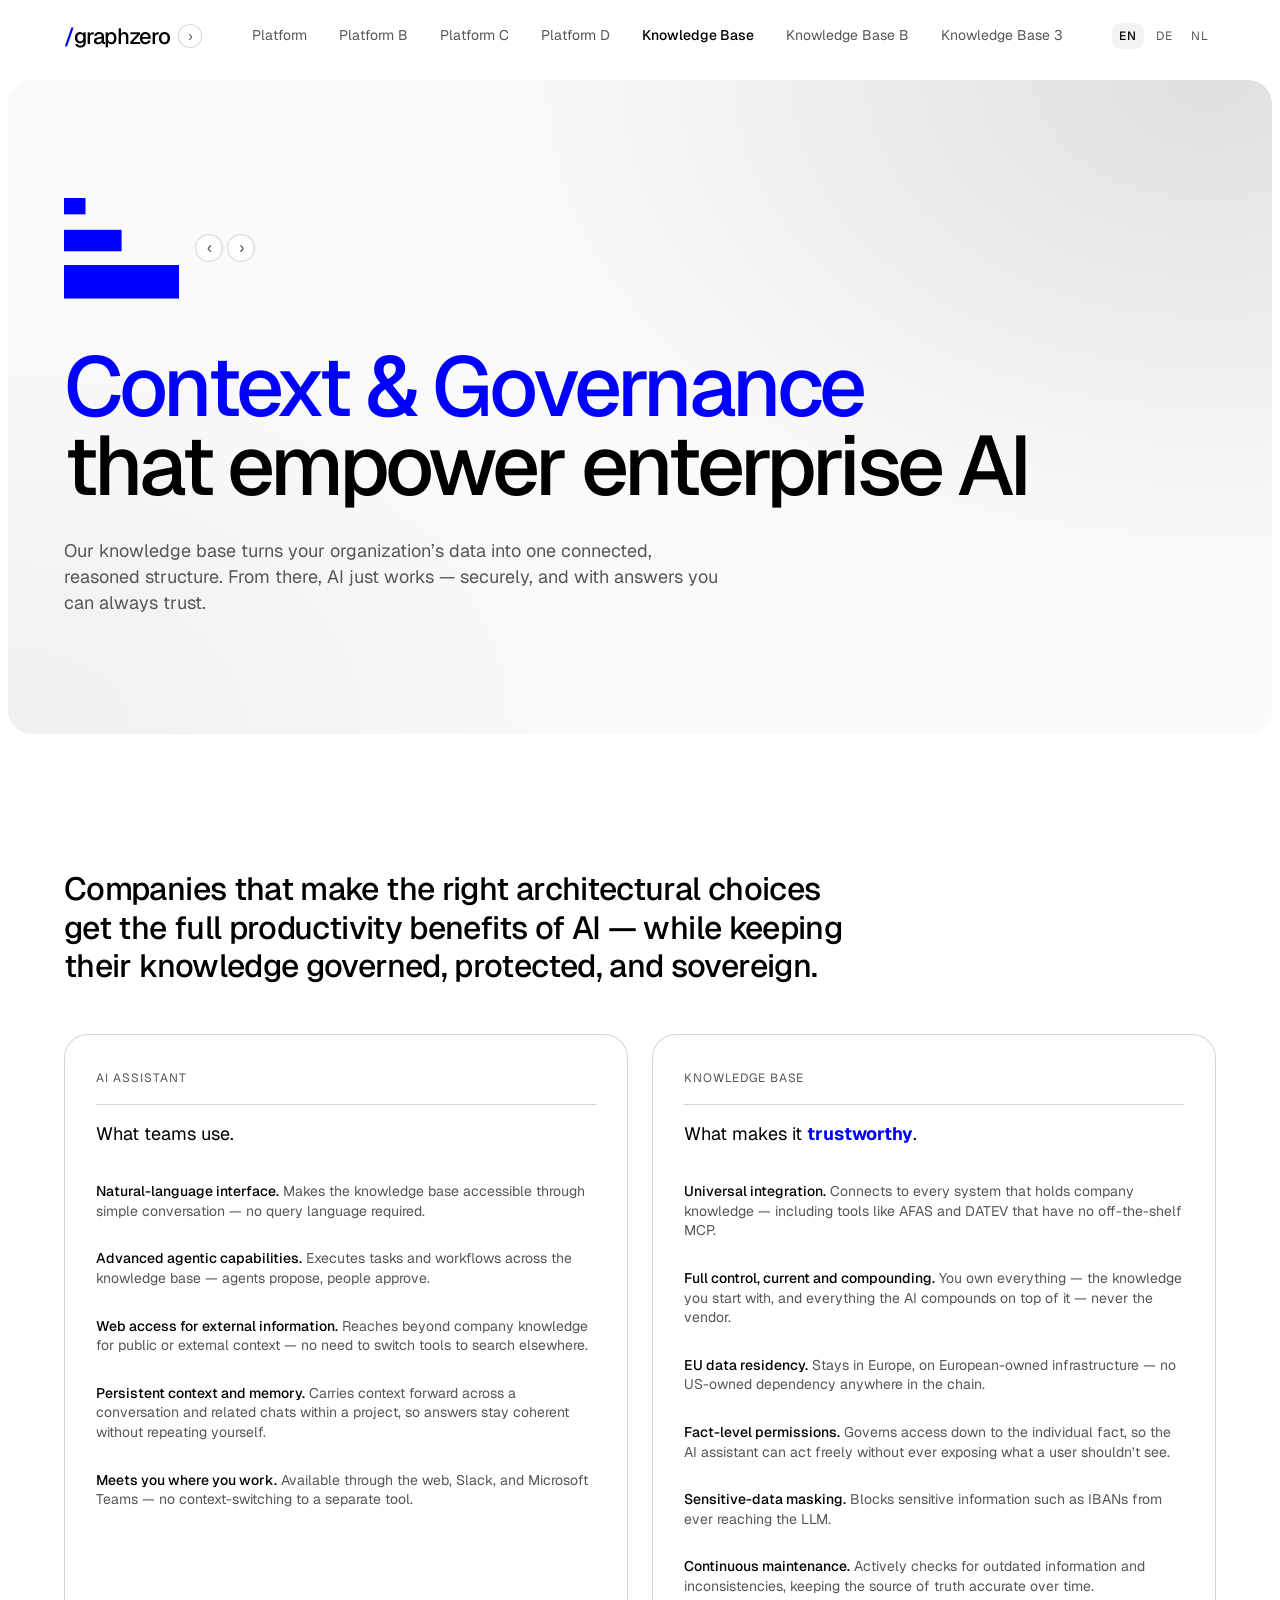
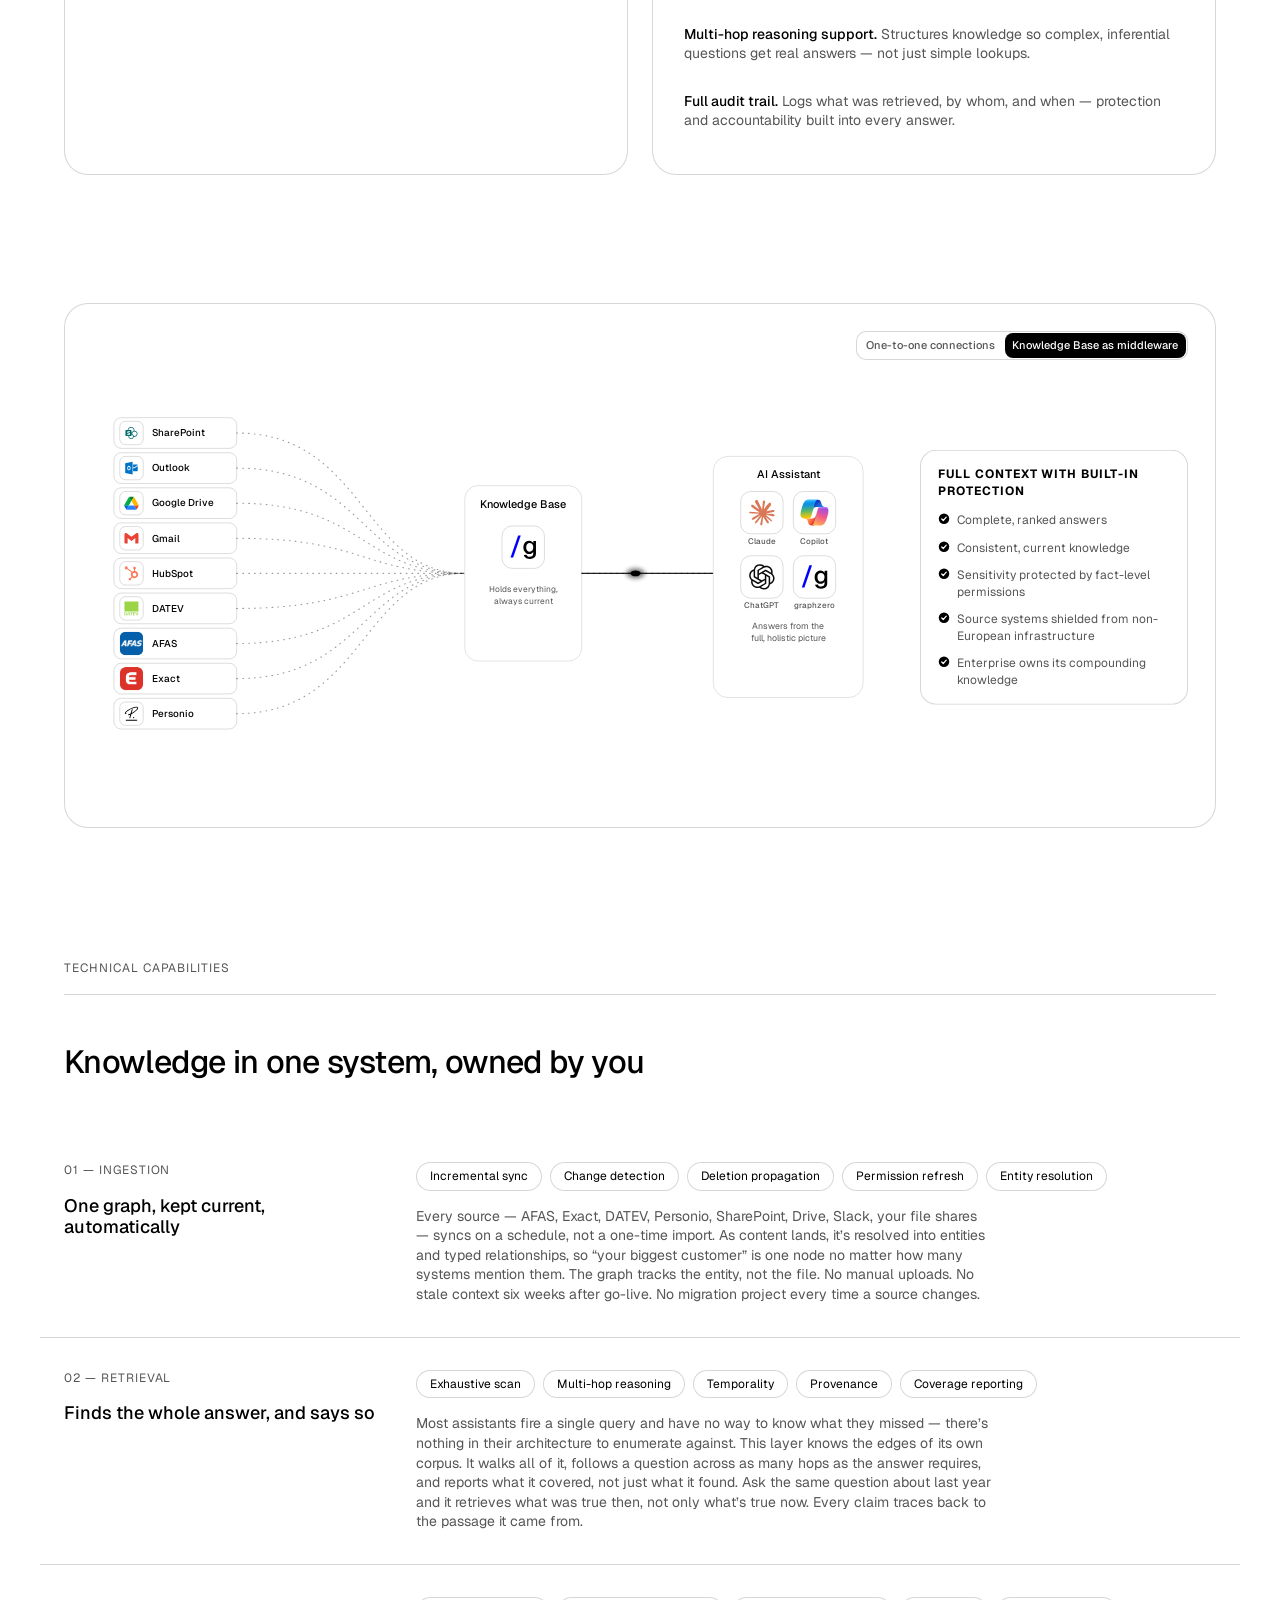
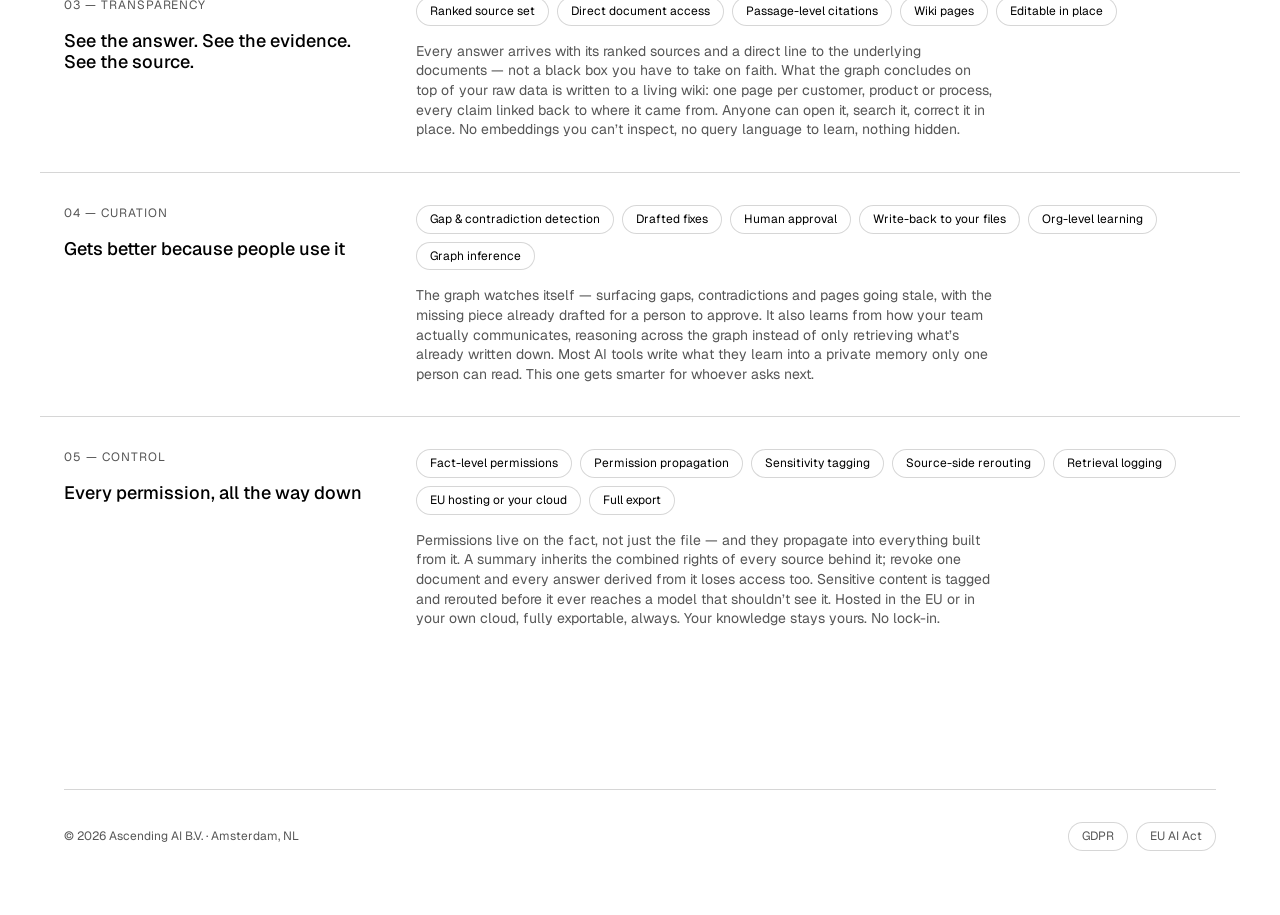
<file: knowledge-base.html>
<!DOCTYPE html>
<html lang="en">
<head>
<meta charset="utf-8">
<meta name="viewport" content="width=device-width, initial-scale=1">
<title>graphzero | Knowledge Base</title>
<meta name="description" content="The knowledge base: one context layer between your source systems and every AI application.">
<meta property="og:title" content="graphzero | Knowledge Base">
<meta property="og:description" content="The knowledge base: one context layer between your source systems and every AI application.">
<meta property="og:type" content="website">
<link rel="preconnect" href="https://fonts.googleapis.com">
<link rel="preconnect" href="https://fonts.gstatic.com" crossorigin>
<!-- ?v= on the two files that actually change. Pages serves everything with
     max-age=600, so without it a browser can pick up new markup while still
     running ten-minute-old CSS and JS. Bump it in the same commit as an edit
     to either file. The design-system entry below is upstream and unversioned
     because nothing here edits it. -->
<link rel="stylesheet" href="https://fonts.googleapis.com/css2?family=Geist:wght@400;500;700&amp;display=swap">
<link rel="stylesheet" href="assets/design-system/styles.css">
<link rel="stylesheet" href="assets/site.css?v=142">
<link rel="icon" href="assets/graphzero-mark.svg?v=142" type="image/svg+xml">
</head>
<body data-surface="light">

<a class="skip" href="#main">Skip to content</a>

<div class="page" data-page="knowledge-base">

  <!-- The wordmark is the way back to the top of the site, which is why the nav
       carries no entry for this page. -->
  <header class="site-header">
    <div class="brand-switch" data-identity-switch>
      <!-- Two identities under comparison, and scaffolding like the hero mark's
           arrow: drop this wrapper, the .brand-switch rules and the identity
           block in site.js once one is chosen, leaving the <a> where it is. -->
      <a class="brand" href="index.html" title="/graphzero">
        <span class="brand__slash">/</span><span class="brand__name">graphzero</span>
      </a>
      <button class="brand-switch__arrow" type="button" data-identity-step="1"
              aria-label="Next identity">&rsaquo;</button>
    </div>

    <button class="nav-toggle" type="button" aria-expanded="false" aria-controls="site-nav" aria-label="Menu">
      <span class="nav-toggle__bar"></span>
      <span class="nav-toggle__bar"></span>
    </button>

    <nav class="site-nav" id="site-nav" aria-label="Primary">
      <a href="index.html">Platform</a>
      <a href="platform-b.html">Platform B</a>
      <a href="platform-c.html">Platform C</a>
      <a href="platform-d.html">Platform D</a>
      <a href="knowledge-base.html" aria-current="page">Knowledge Base</a>
      <a href="security.html">Knowledge Base B</a>
      <a href="knowledge-base-3.html">Knowledge Base 3</a>

      <!-- Only ever seen in the sheet. The desktop bar has no room for it, and
           there the same call is one scroll away in the hero. -->
      <div class="nav-cta">
        <a class="btn btn--hero" href="mailto:david@ascending.ai?subject=Ascending%20AI">Book a founder call</a>
      </div>
    </nav>

    <div class="lang" role="group" aria-label="Language">
      <button class="lang__opt" type="button" data-lang="en" aria-current="true">EN</button>
      <button class="lang__opt" type="button" data-lang="de">DE</button>
      <button class="lang__opt" type="button" data-lang="nl">NL</button>
    </div>
  </header>

  <main id="main">

    <!-- ABOVE THE FOLD -->
    <section class="hero" id="context-layer">
      <!-- vongraph's fold. Lazy: the other identity never shows it, and it is
           the heaviest thing on the page. The shimmer canvas goes over the
           picture rather than replacing it, so if the script never runs the
           photograph still stands. -->
      <img class="hero__plate" alt="" loading="lazy" decoding="async"
           src="assets/media/hero-dark-1600.jpg"
           srcset="assets/media/hero-dark-900.jpg 900w,
                   assets/media/hero-dark-1600.jpg 1600w,
                   assets/media/hero-dark-2400.jpg 2400w"
           sizes="100vw" width="2400" height="1359">
      <canvas class="hero__shimmer" data-shimmer aria-hidden="true"></canvas>
      <div class="wrap hero__inner">
        <!-- Ascending bars, and decoration rather than content: the wordmark in
             the header is what names the company, so this carries no label and
             is hidden from the reader of the page.

             Three options under comparison — two drawings in the same 134x117
             box out of the same solid blocks, bars that widen down the stack
             and bars held to one width that thicken instead, then no mark at
             all. The arrows are scaffolding for the decision: drop them, the
             options not chosen and the .hero__marks rules once one wins. -->
        <div class="hero__marks" data-mark-switch>
          <div class="hero__mark-stage">
            <svg class="hero__mark" data-mark="bars" viewBox="0 0 134 117"
                 width="134" height="117" aria-hidden="true" focusable="false"
                 xmlns="http://www.w3.org/2000/svg">
              <rect x="0" y="0" width="25" height="19"/>
              <rect x="0" y="37" width="67" height="25"/>
              <rect x="0" y="78" width="134" height="39"/>
            </svg>
            <svg class="hero__mark" data-mark="rules" viewBox="0 0 134 128"
                 width="134" height="128" aria-hidden="true" focusable="false"
                 xmlns="http://www.w3.org/2000/svg">
              <rect x="0" y="0" width="134" height="27"/>
              <rect x="0" y="40" width="134" height="27"/>
              <rect x="0" y="80" width="134" height="48"/>
            </svg>
            <div class="hero__mark hero__mark--none" data-mark="none"></div>
          </div>
          <div class="hero__mark-nav">
            <button class="hero__mark-arrow" type="button" data-mark-step="-1"
                    aria-label="Previous logo option">&lsaquo;</button>
            <button class="hero__mark-arrow" type="button" data-mark-step="1"
                    aria-label="Next logo option">&rsaquo;</button>
          </div>
        </div>
        <!-- One break, at every width. No measure cap: the break decides the
             first line, so a cap could only force a third one. -->
        <h1 class="display"><span class="hl">Context &amp; Governance</span><br> that empower enterprise AI</h1>
        <!-- Wider than the system's 46ch lead measure, which breaks this copy
             over four lines. Between 642px and 660px it sets in three with the
             closing sentence alone on the last; 54.6ch is the middle of that
             band, so a small metric change cannot tip it either way. Re-measured
             for Geist — ch is a property of the face, and the old 58.5 was the
             middle of Inter Tight's band, which is 90px narrower per ch. -->
        <p class="lead" style="max-width:54.6ch">Our knowledge base turns your organization&rsquo;s data into one connected, reasoned structure. From there, AI just works &mdash; securely, and with answers you can always trust.</p>
      </div>
    </section>

    <!-- WHAT EACH LAYER DOES -->
    <section class="wrap sec" id="layers">
      <h2 class="h2 sec-head" style="max-width:44ch">Companies that make the right architectural choices get the full productivity benefits of AI &mdash; while keeping their knowledge governed, protected, and sovereign.</h2>

      <!-- Two columns because the point is that these are two layers, not one
           list. The assistant is what people touch; the knowledge base is what
           makes what they touch trustworthy. -->
      <div class="layer-grid">
        <article class="layer-card">
          <span class="eyebrow">AI Assistant</span>
          <hr class="rule">
          <p class="layer-card__role">What teams use.</p>
          <ul class="layer-list">
          <li><strong>Natural-language interface.</strong> Makes the knowledge base accessible through simple conversation — no query language required.</li>
          <li><strong>Advanced agentic capabilities.</strong> Executes tasks and workflows across the knowledge base — agents propose, people approve.</li>
          <li><strong>Web access for external information.</strong> Reaches beyond company knowledge for public or external context — no need to switch tools to search elsewhere.</li>
          <li><strong>Persistent context and memory.</strong> Carries context forward across a conversation and related chats within a project, so answers stay coherent without repeating yourself.</li>
          <li><strong>Meets you where you work.</strong> Available through the web, Slack, and Microsoft Teams — no context-switching to a separate tool.</li>
          </ul>
        </article>

        <article class="layer-card">
          <span class="eyebrow">Knowledge Base</span>
          <hr class="rule">
          <p class="layer-card__role">What makes it <span class="hl">trustworthy</span>.</p>
          <ul class="layer-list">
          <li><strong>Universal integration.</strong> Connects to every system that holds company knowledge — including tools like AFAS and DATEV that have no off-the-shelf MCP.</li>
          <li><strong>Full control, current and compounding.</strong> You own everything — the knowledge you start with, and everything the AI compounds on top of it — never the vendor.</li>
          <li><strong>EU data residency.</strong> Stays in Europe, on European-owned infrastructure — no US-owned dependency anywhere in the chain.</li>
          <li><strong>Fact-level permissions.</strong> Governs access down to the individual fact, so the AI assistant can act freely without ever exposing what a user shouldn’t see.</li>
          <li><strong>Sensitive-data masking.</strong> Blocks sensitive information such as IBANs from ever reaching the LLM.</li>
          <li><strong>Continuous maintenance.</strong> Actively checks for outdated information and inconsistencies, keeping the source of truth accurate over time.</li>
          <li><strong>Multi-hop reasoning support.</strong> Structures knowledge so complex, inferential questions get real answers — not just simple lookups.</li>
          <li><strong>Full audit trail.</strong> Logs what was retrieved, by whom, and when — protection and accountability built into every answer.</li>
          </ul>
        </article>
      </div>
    </section>

    <section class="wrap sec" id="architecture">
      <!-- Imported whole from the source file, markup and scoped styles
           together. Everything it needs is inside it: no script, no external
           asset, the logos inlined as data URIs and the view toggle done with
           a radio input rather than JavaScript. Its own class prefix keeps it
           off the page's namespace, and it asks for the same font stack the
           site already loads.

           Two things to know before touching it. Its ids are page-global, so a
           second copy on this page would need every id and every matching
           for=/href= suffixed. And AFAS and Exact draw as monogram tiles rather
           than logos, because the source had no verified mark for them &mdash;
           those two are the ones to swap if official assets turn up. -->
      <div class="embed">
      <div class="af-flow2" role="img" aria-label="Two diagrams comparing a direct MCP connection to source systems versus a knowledge base middleware that aggregates all sources before answering.">

        <input type="radio" id="af-tab-direct" name="af-tabs2" class="af-radio">
        <input type="radio" id="af-tab-kb" name="af-tabs2" class="af-radio" checked>

        <div class="af-panel">
          <div class="af-toggle">
            <label for="af-tab-direct" class="af-toggle-opt af-opt-direct">One-to-one connections</label>
            <label for="af-tab-kb" class="af-toggle-opt af-opt-kb">Knowledge Base as middleware</label>
          </div>

          <!-- ================= VIEW 1 — One-to-one connections ================= -->
          <div class="af-view af-view-direct">
            <div class="af-row">
              <div class="af-diagram-col">
                <svg viewBox="0 40 1100 580" preserveAspectRatio="xMidYMid meet" xmlns="http://www.w3.org/2000/svg">
                  <defs>
                    <filter id="af-blur" x="-200%" y="-200%" width="500%" height="500%">
                      <feGaussianBlur stdDeviation="2.6"/>
                    </filter>
                  </defs>
            
            <g class="af-chip">
              <rect class="af-chip-rect" x="30" y="97.0" width="168" height="42" rx="10"/>
              <rect x="38" y="102.0" width="32" height="32" rx="7.7" class="af-logo-tile"/><g transform="translate(44.08,108.08) scale(0.8267)"><path fill="#036C70" d="M22 13.25q0 1.04-.4 1.95-.39.9-1.07 1.58t-1.59 1.08q-.91.39-1.94.39-.64 0-1.27-.16-.09.83-.46 1.54-.38.72-.97 1.25-.58.53-1.33.82-.76.3-1.59.3-.91 0-1.71-.35-.79-.34-1.39-.93-.59-.59-.93-1.39-.35-.8-.35-1.7v-.32q.03-.15.05-.31H2.83q-.33 0-.59-.24Q2 16.5 2 16.17V7.83q0-.33.24-.59Q2.5 7 2.83 7h2.95q.12-1.06.61-2 .48-.89 1.24-1.56.75-.68 1.71-1.06T11.38 2q1.16 0 2.18.44 1.03.45 1.79 1.21t1.21 1.79Q17 6.46 17 7.63v.31q0 .15-.04.31 1.04 0 1.95.39.92.39 1.59 1.07.71.67 1.1 1.58.4.92.4 1.96m-10.63-10q-.81 0-1.54.29-.74.28-1.33.78-.56.5-.95 1.18-.38.7-.5 1.5h4.12q.33 0 .59.25.24.25.24.58v4.12l.18-.03q.17-.62.5-1.18.32-.57.79-1.02.45-.45 1.03-.79.54-.33 1.17-.5.08-.43.08-.8 0-.91-.35-1.71-.34-.79-.94-1.38-.59-.59-1.38-.94-.8-.35-1.71-.35m-4.27 12q.45 0 .9-.09.42-.09.76-.31.34-.21.55-.56.19-.36.19-.88 0-.53-.2-.88-.22-.35-.55-.59-.33-.23-.71-.38l-.72-.29Q7 11.14 6.77 11q-.22-.15-.22-.38 0-.16.12-.27.12-.1.28-.15.16-.07.33-.09.18-.01.3-.01.49 0 .88.12.38.13.79.38V9.12Q9 9.05 8.81 9q-.2-.05-.39-.08-.2-.03-.42-.05-.2-.01-.45-.01-.43 0-.88.09-.45.1-.82.32-.35.23-.59.56-.23.35-.23.86 0 .5.22.81.22.35.55.59.33.23.7.41l.72.29q.34.14.56.29.22.16.22.38 0 .19-.11.3-.1.11-.26.16-.13.08-.32.08H7q-.59 0-1.04-.18-.46-.2-.92-.52v1.56q.99.39 2.06.39m4.27 5.5q.63 0 1.21-.25.57-.24 1-.66.42-.43.67-1t.25-1.21q0-.56-.19-1.07-.18-.51-.51-.91-.34-.41-.8-.69-.45-.28-1-.4v1.61q0 .33-.24.59-.26.24-.59.24H8.31q-.06.31-.06.63 0 .64.25 1.21.24.57.66 1 .43.42 1 .66.57.25 1.21.25M17 17q.77 0 1.45-.29.69-.29 1.2-.81.51-.51.81-1.19.29-.68.29-1.46 0-.75-.29-1.45-.3-.69-.81-1.2t-1.2-.81Q17.77 9.5 17 9.5t-1.45.3-1.19.81-.81 1.19q-.3.7-.3 1.45v.21l.02.22q.46.22.85.54.38.32.7.71.3.4.52.86.21.46.32.95.66.26 1.34.26"/></g>
              <text class="af-chip-label" x="82" y="122.5">SharePoint</text>
            </g>
            <g class="af-chip">
              <rect class="af-chip-rect" x="30" y="145.0" width="168" height="42" rx="10"/>
              <rect x="38" y="150.0" width="32" height="32" rx="7.7" class="af-logo-tile"/><g transform="translate(44.08,156.08) scale(0.6200)"><path fill="#0072c6" d="M19.484 7.937v5.477l1.916 1.205a.5.5 0 0 0 .21 0l8.238-5.554a1.174 1.174 0 0 0-.959-1.128Z"/><path fill="#0072c6" d="m19.484 15.457l1.747 1.2a.52.52 0 0 0 .543 0c-.3.181 8.073-5.378 8.073-5.378v10.066a1.408 1.408 0 0 1-1.49 1.555h-8.874zm-9.044-2.525a1.61 1.61 0 0 0-1.42.838a4.13 4.13 0 0 0-.526 2.218A4.05 4.05 0 0 0 9.02 18.2a1.6 1.6 0 0 0 2.771.022a4 4 0 0 0 .515-2.2a4.37 4.37 0 0 0-.5-2.281a1.54 1.54 0 0 0-1.366-.809"/><path fill="#0072c6" d="M2.153 5.155v21.427L18.453 30V2Zm10.908 14.336a3.23 3.23 0 0 1-2.7 1.361a3.19 3.19 0 0 1-2.64-1.318A5.46 5.46 0 0 1 6.706 16.1a5.87 5.87 0 0 1 1.036-3.616a3.27 3.27 0 0 1 2.744-1.384a3.12 3.12 0 0 1 2.61 1.321a5.64 5.64 0 0 1 1 3.484a5.76 5.76 0 0 1-1.035 3.586"/></g>
              <text class="af-chip-label" x="82" y="170.5">Outlook</text>
            </g>
            <g class="af-chip">
              <rect class="af-chip-rect" x="30" y="193.0" width="168" height="42" rx="10"/>
              <rect x="38" y="198.0" width="32" height="32" rx="7.7" class="af-logo-tile"/><g transform="translate(44.08,205.13) scale(0.0775)"><path fill="#0066da" d="m19.354 196.034l11.29 19.5c2.346 4.106 5.718 7.332 9.677 9.678q17.009-21.591 23.68-33.137q6.77-11.717 16.641-36.655q-26.604-3.502-40.32-3.502q-13.165 0-40.322 3.502c0 4.545 1.173 9.09 3.519 13.196z"/><path fill="#ea4335" d="M215.681 225.212c3.96-2.346 7.332-5.572 9.677-9.677l4.692-8.064l22.434-38.855a26.57 26.57 0 0 0 3.518-13.196q-27.315-3.502-40.247-3.502q-13.899 0-40.248 3.502q9.754 25.075 16.422 36.655q6.724 11.683 23.752 33.137"/><path fill="#00832d" d="M128.001 73.311q19.68-23.768 27.125-36.655q5.996-10.377 13.196-33.137C164.363 1.173 159.818 0 155.126 0h-54.25C96.184 0 91.64 1.32 87.68 3.519q9.16 26.103 15.544 37.154q7.056 12.213 24.777 32.638"/><path fill="#2684fc" d="M175.36 155.42H80.642l-40.32 69.792c3.958 2.346 8.503 3.519 13.195 3.519h148.968c4.692 0 9.238-1.32 13.196-3.52z"/><path fill="#00ac47" d="M128.001 73.311L87.681 3.52c-3.96 2.346-7.332 5.571-9.678 9.677L3.519 142.224A26.57 26.57 0 0 0 0 155.42h80.642z"/><path fill="#ffba00" d="m215.242 77.71l-37.243-64.514c-2.345-4.106-5.718-7.331-9.677-9.677l-40.32 69.792l47.358 82.109h80.496c0-4.546-1.173-9.09-3.519-13.196z"/></g>
              <text class="af-chip-label" x="82" y="218.5">Google Drive</text>
            </g>
            <g class="af-chip">
              <rect class="af-chip-rect" x="30" y="241.0" width="168" height="42" rx="10"/>
              <rect x="38" y="246.0" width="32" height="32" rx="7.7" class="af-logo-tile"/><g transform="translate(44.40,252.40) scale(0.8000)"><path d="M24 5.457v13.909c0 .904-.732 1.636-1.636 1.636h-3.819V11.73L12 16.64l-6.545-4.91v9.273H1.636A1.636 1.636 0 0 1 0 19.366V5.457c0-2.023 2.309-3.178 3.927-1.964L5.455 4.64 12 9.548l6.545-4.91 1.528-1.145C21.69 2.28 24 3.434 24 5.457z" fill="#EA4335"/></g>
              <text class="af-chip-label" x="82" y="266.5">Gmail</text>
            </g>
            <g class="af-chip">
              <rect class="af-chip-rect" x="30" y="289.0" width="168" height="42" rx="10"/>
              <rect x="38" y="294.0" width="32" height="32" rx="7.7" class="af-logo-tile"/><g transform="translate(44.40,300.40) scale(0.8000)"><path d="M18.164 7.93V5.084a2.198 2.198 0 001.267-1.978v-.067A2.2 2.2 0 0017.238.845h-.067a2.2 2.2 0 00-2.193 2.193v.067a2.196 2.196 0 001.252 1.973l.013.006v2.852a6.22 6.22 0 00-2.969 1.31l.012-.01-7.828-6.095A2.497 2.497 0 104.3 4.656l-.012.006 7.697 5.991a6.176 6.176 0 00-1.038 3.446c0 1.343.425 2.588 1.147 3.607l-.013-.02-2.342 2.343a1.968 1.968 0 00-.58-.095h-.002a2.033 2.033 0 102.033 2.033 1.978 1.978 0 00-.1-.595l.005.014 2.317-2.317a6.247 6.247 0 104.782-11.134l-.036-.005zm-.964 9.378a3.206 3.206 0 113.215-3.207v.002a3.206 3.206 0 01-3.207 3.207z" fill="#FF7A59"/></g>
              <text class="af-chip-label" x="82" y="314.5">HubSpot</text>
            </g>
            <g class="af-chip af-chip-muted">
              <rect class="af-chip-rect" x="30" y="337.0" width="168" height="42" rx="10"/>
              <rect x="38" y="342.0" width="32" height="32" rx="7.7" class="af-logo-tile"/><g transform="translate(44.40,348.40) scale(0.8000)"><path d="M0 .165v16.9174h23.9147V.1651Zm.017 18.1842v5.4857h1.9809c1.4754 0 2.7429-1.1832 2.7429-2.7005-.042-1.686-1.0982-2.7852-2.5736-2.7852zm6.62 0-2.1079 5.4857H5.706l1.6422-4.3428 1.3546 3.454h-1.524v.8888h3.0392l-2.1502-5.4857Zm2.6498 0v.9312h1.7778v4.5545h1.219v-4.5545h1.727v-.9312zm5.1894 0v5.4857h3.7926v-.8889h-2.6159v-1.5153h2.3196v-.9313h-2.3196v-1.219h2.4889v-.9312zm3.962 0 2.1502 5.4857h1.3037L24 18.3492h-2.9037v.9312h1.3884l-1.2699 3.327-1.5577-4.2582zm-17.2869.9312h.9313c.9271 0 1.5576.6735 1.5153 1.8117-.042 1.1804-.8425 1.8116-1.8116 1.8116h-.635Z" fill="#b9b9c2"/></g>
              <text class="af-chip-label" x="82" y="362.5">DATEV</text>
            </g>
            <g class="af-chip af-chip-muted">
              <rect class="af-chip-rect" x="30" y="385.0" width="168" height="42" rx="10"/>
              <image href="[data-uri]" x="38" y="390.0" width="32" height="32" preserveAspectRatio="xMidYMid slice" style="clip-path:inset(0 round 7.7px);opacity:0.45;filter:grayscale(1)"/>
              <text class="af-chip-label" x="82" y="410.5">AFAS</text>
            </g>
            <g class="af-chip af-chip-muted">
              <rect class="af-chip-rect" x="30" y="433.0" width="168" height="42" rx="10"/>
              <image href="[data-uri]" x="38" y="438.0" width="32" height="32" preserveAspectRatio="xMidYMid slice" style="clip-path:inset(0 round 7.7px);opacity:0.45;filter:grayscale(1)"/>
              <text class="af-chip-label" x="82" y="458.5">Exact</text>
            </g>
            <g class="af-chip af-chip-muted">
              <rect class="af-chip-rect" x="30" y="481.0" width="168" height="42" rx="10"/>
              <rect x="38" y="486.0" width="32" height="32" rx="7.7" class="af-logo-tile"/><g transform="translate(44.40,492.40) scale(0.8000)"><path d="M21.603 24H2.47v-1.563h19.133Zm-6.167-4.044c.557.145 1.137-.244 1.303-.867.166-.624-.157-1.25-.713-1.39-.556-.142-1.137.24-1.304.865-.167.624.156 1.25.714 1.39zM22.37.676c-1.737-1.347-5.387-.43-8.145.576A41.707 41.705 0 0 0 5.64 5.625C3.624 6.985 1.135 8.987.748 10.814a1.43 1.43 0 0 0 .28 1.263c.505.59 1.354.576 1.516.568a.781.781 0 0 0 .51-1.368.783.783 0 0 0-.58-.193.877.877 0 0 1-.181-.016c.58-2.136 6.69-6.232 12.47-8.342 3.858-1.408 5.964-1.342 6.649-.81.284.22.433.487.23 1.062-.545 1.535-3.2 3.96-7.108 6.48-.725.467-1.434.898-2.11 1.29.544-1.92 1.1-3.88 1.582-5.561a.782.782 0 0 0-1.504-.43 2070.72 2070.634 0 0 0-2.002 7.05c-1.564.811-2.754 1.3-3.22 1.366a.783.783 0 0 0-1.025 1.095c.134.226.4.476.929.476.088 0 .177-.007.264-.02.54-.073 1.417-.395 2.485-.884-.758 2.702-1.373 4.975-1.407 5.282a.781.781 0 0 0 .69.858.668.668 0 0 0 .087 0 .783.783 0 0 0 .775-.685c.062-.38.822-3.133 1.746-6.42a58.241 58.239 0 0 0 4.01-2.401c5.435-3.587 7.007-5.917 7.362-7.241.277-1.02-.017-1.93-.825-2.557z" fill="#b9b9c2"/></g>
              <text class="af-chip-label" x="82" y="506.5">Personio</text>
            </g>
            
            <g class="af-flow-unit">
              <path id="af-dpath-0" class="af-line-base af-line-direct" d="M198,118.0 C428,118.0 620,310.0 850,310"/>
              <path class="af-line-glow af-line-direct" d="M198,118.0 C428,118.0 620,310.0 850,310">
                <animate attributeName="opacity" values="0;0;0.85;0.85;0;0" keyTimes="0;0.00000;0.00937;0.13125;0.14062;1" dur="16.0s" begin="0s" repeatCount="indefinite" />
              </path>
              <circle class="af-chip-pulse" cx="54.0" cy="118.0" r="22.0">
                <animate attributeName="opacity" values="0;0;0.55;0.55;0;0" keyTimes="0;0.00000;0.00937;0.13125;0.14062;1" dur="16.0s" begin="0s" repeatCount="indefinite" />
              </circle>
              <g class="af-packet-ping">
                <circle class="af-ping-ring" r="6"/>
                <animateMotion dur="16.0s" begin="0s" repeatCount="indefinite" keyPoints="1;1;0;0" keyTimes="0;0.00000;0.05937;1" calcMode="linear"><mpath href="#af-dpath-0"/></animateMotion>
                <animate attributeName="opacity" values="0;0;0.9;0.9;0;0" keyTimes="0;0.00000;0.00313;0.05625;0.05937;1" dur="16.0s" begin="0s" repeatCount="indefinite" />
              </g>
              <g class="af-packet">
                <circle class="af-packet-glow" r="6.5"/>
                <circle class="af-packet-core" r="2.6"/>
                <animateMotion dur="16.0s" begin="0s" repeatCount="indefinite" keyPoints="0;0;1;1" keyTimes="0;0.08125;0.14062;1" calcMode="linear"><mpath href="#af-dpath-0"/></animateMotion>
                <animate attributeName="opacity" values="0;0;1;1;0;0" keyTimes="0;0.08125;0.08500;0.13687;0.14062;1" dur="16.0s" begin="0s" repeatCount="indefinite" />
              </g>
            </g>
            <g class="af-flow-unit">
              <path id="af-dpath-1" class="af-line-base af-line-direct" d="M198,166.0 C428,166.0 620,310.0 850,310"/>
              <path class="af-line-glow af-line-direct" d="M198,166.0 C428,166.0 620,310.0 850,310">
                <animate attributeName="opacity" values="0;0;0.85;0.85;0;0" keyTimes="0;0.16250;0.17188;0.29375;0.30312;1" dur="16.0s" begin="0s" repeatCount="indefinite" />
              </path>
              <circle class="af-chip-pulse" cx="54.0" cy="166.0" r="22.0">
                <animate attributeName="opacity" values="0;0;0.55;0.55;0;0" keyTimes="0;0.16250;0.17188;0.29375;0.30312;1" dur="16.0s" begin="0s" repeatCount="indefinite" />
              </circle>
              <g class="af-packet-ping">
                <circle class="af-ping-ring" r="6"/>
                <animateMotion dur="16.0s" begin="0s" repeatCount="indefinite" keyPoints="1;1;0;0" keyTimes="0;0.16250;0.22187;1" calcMode="linear"><mpath href="#af-dpath-1"/></animateMotion>
                <animate attributeName="opacity" values="0;0;0.9;0.9;0;0" keyTimes="0;0.16250;0.16562;0.21875;0.22187;1" dur="16.0s" begin="0s" repeatCount="indefinite" />
              </g>
              <g class="af-packet">
                <circle class="af-packet-glow" r="6.5"/>
                <circle class="af-packet-core" r="2.6"/>
                <animateMotion dur="16.0s" begin="0s" repeatCount="indefinite" keyPoints="0;0;1;1" keyTimes="0;0.24375;0.30312;1" calcMode="linear"><mpath href="#af-dpath-1"/></animateMotion>
                <animate attributeName="opacity" values="0;0;1;1;0;0" keyTimes="0;0.24375;0.24750;0.29938;0.30312;1" dur="16.0s" begin="0s" repeatCount="indefinite" />
              </g>
            </g>
            <g class="af-flow-unit">
              <path id="af-dpath-2" class="af-line-base af-line-direct" d="M198,214.0 C428,214.0 620,310.0 850,310"/>
              <path class="af-line-glow af-line-direct" d="M198,214.0 C428,214.0 620,310.0 850,310">
                <animate attributeName="opacity" values="0;0;0.85;0.85;0;0" keyTimes="0;0.40000;0.40938;0.53125;0.54063;1" dur="16.0s" begin="0s" repeatCount="indefinite" />
              </path>
              <circle class="af-chip-pulse" cx="54.0" cy="214.0" r="22.0">
                <animate attributeName="opacity" values="0;0;0.55;0.55;0;0" keyTimes="0;0.40000;0.40938;0.53125;0.54063;1" dur="16.0s" begin="0s" repeatCount="indefinite" />
              </circle>
              <g class="af-packet-ping">
                <circle class="af-ping-ring" r="6"/>
                <animateMotion dur="16.0s" begin="0s" repeatCount="indefinite" keyPoints="1;1;0;0" keyTimes="0;0.40000;0.45938;1" calcMode="linear"><mpath href="#af-dpath-2"/></animateMotion>
                <animate attributeName="opacity" values="0;0;0.9;0.9;0;0" keyTimes="0;0.40000;0.40313;0.45625;0.45938;1" dur="16.0s" begin="0s" repeatCount="indefinite" />
              </g>
              <g class="af-packet">
                <circle class="af-packet-glow" r="6.5"/>
                <circle class="af-packet-core" r="2.6"/>
                <animateMotion dur="16.0s" begin="0s" repeatCount="indefinite" keyPoints="0;0;1;1" keyTimes="0;0.48125;0.54063;1" calcMode="linear"><mpath href="#af-dpath-2"/></animateMotion>
                <animate attributeName="opacity" values="0;0;1;1;0;0" keyTimes="0;0.48125;0.48500;0.53687;0.54063;1" dur="16.0s" begin="0s" repeatCount="indefinite" />
              </g>
            </g>
            <g class="af-flow-unit">
              <path id="af-dpath-3" class="af-line-base af-line-direct" d="M198,262.0 C428,262.0 620,310.0 850,310"/>
              <path class="af-line-glow af-line-direct" d="M198,262.0 C428,262.0 620,310.0 850,310">
                <animate attributeName="opacity" values="0;0;0.85;0.85;0;0" keyTimes="0;0.56875;0.57812;0.70000;0.70937;1" dur="16.0s" begin="0s" repeatCount="indefinite" />
              </path>
              <circle class="af-chip-pulse" cx="54.0" cy="262.0" r="22.0">
                <animate attributeName="opacity" values="0;0;0.55;0.55;0;0" keyTimes="0;0.56875;0.57812;0.70000;0.70937;1" dur="16.0s" begin="0s" repeatCount="indefinite" />
              </circle>
              <g class="af-packet-ping">
                <circle class="af-ping-ring" r="6"/>
                <animateMotion dur="16.0s" begin="0s" repeatCount="indefinite" keyPoints="1;1;0;0" keyTimes="0;0.56875;0.62812;1" calcMode="linear"><mpath href="#af-dpath-3"/></animateMotion>
                <animate attributeName="opacity" values="0;0;0.9;0.9;0;0" keyTimes="0;0.56875;0.57188;0.62500;0.62812;1" dur="16.0s" begin="0s" repeatCount="indefinite" />
              </g>
              <g class="af-packet">
                <circle class="af-packet-glow" r="6.5"/>
                <circle class="af-packet-core" r="2.6"/>
                <animateMotion dur="16.0s" begin="0s" repeatCount="indefinite" keyPoints="0;0;1;1" keyTimes="0;0.65000;0.70937;1" calcMode="linear"><mpath href="#af-dpath-3"/></animateMotion>
                <animate attributeName="opacity" values="0;0;1;1;0;0" keyTimes="0;0.65000;0.65375;0.70562;0.70937;1" dur="16.0s" begin="0s" repeatCount="indefinite" />
              </g>
            </g>
            <g class="af-flow-unit">
              <path id="af-dpath-4" class="af-line-base af-line-direct" d="M198,310.0 C428,310.0 620,310.0 850,310"/>
              <path class="af-line-glow af-line-direct" d="M198,310.0 C428,310.0 620,310.0 850,310">
                <animate attributeName="opacity" values="0;0;0.85;0.85;0;0" keyTimes="0;0.79375;0.80312;0.92500;0.93437;1" dur="16.0s" begin="0s" repeatCount="indefinite" />
              </path>
              <circle class="af-chip-pulse" cx="54.0" cy="310.0" r="22.0">
                <animate attributeName="opacity" values="0;0;0.55;0.55;0;0" keyTimes="0;0.79375;0.80312;0.92500;0.93437;1" dur="16.0s" begin="0s" repeatCount="indefinite" />
              </circle>
              <g class="af-packet-ping">
                <circle class="af-ping-ring" r="6"/>
                <animateMotion dur="16.0s" begin="0s" repeatCount="indefinite" keyPoints="1;1;0;0" keyTimes="0;0.79375;0.85312;1" calcMode="linear"><mpath href="#af-dpath-4"/></animateMotion>
                <animate attributeName="opacity" values="0;0;0.9;0.9;0;0" keyTimes="0;0.79375;0.79688;0.85000;0.85312;1" dur="16.0s" begin="0s" repeatCount="indefinite" />
              </g>
              <g class="af-packet">
                <circle class="af-packet-glow" r="6.5"/>
                <circle class="af-packet-core" r="2.6"/>
                <animateMotion dur="16.0s" begin="0s" repeatCount="indefinite" keyPoints="0;0;1;1" keyTimes="0;0.87500;0.93437;1" calcMode="linear"><mpath href="#af-dpath-4"/></animateMotion>
                <animate attributeName="opacity" values="0;0;1;1;0;0" keyTimes="0;0.87500;0.87875;0.93062;0.93437;1" dur="16.0s" begin="0s" repeatCount="indefinite" />
              </g>
            </g><path class="af-line-muted" d="M198,358.0 C428,358.0 620,310.0 850,310"/><path class="af-line-muted" d="M198,406.0 C428,406.0 620,310.0 850,310"/><path class="af-line-muted" d="M198,454.0 C428,454.0 620,310.0 850,310"/><path class="af-line-muted" d="M198,502.0 C428,502.0 620,310.0 850,310"/>
            
            <g class="af-ast-direct">
              <rect class="af-ast-rect" x="850" y="150" width="205" height="330" rx="20"/>
              <text class="af-ast-title" x="952.5" y="180" text-anchor="middle">AI Assistant</text>
        
              <g>
                <rect x="887.5" y="198.0" width="58" height="58" rx="13.9" class="af-logo-tile"/><g transform="translate(899.10,209.60) scale(1.4500)"><path d="M4.709 15.955l4.72-2.647.08-.23-.08-.128H9.2l-.79-.048-2.698-.073-2.339-.097-2.266-.122-.571-.121L0 11.784l.055-.352.48-.321.686.06 1.52.103 2.278.158 1.652.097 2.449.255h.389l.055-.157-.134-.098-.103-.097-2.358-1.596-2.552-1.688-1.336-.972-.724-.491-.364-.462-.158-1.008.656-.722.881.06.225.061.893.686 1.908 1.476 2.491 1.833.365.304.145-.103.019-.073-.164-.274-1.355-2.446-1.446-2.49-.644-1.032-.17-.619a2.97 2.97 0 01-.104-.729L6.283.134 6.696 0l.996.134.42.364.62 1.414 1.002 2.229 1.555 3.03.456.898.243.832.091.255h.158V9.01l.128-1.706.237-2.095.23-2.695.08-.76.376-.91.747-.492.584.28.48.685-.067.444-.286 1.851-.559 2.903-.364 1.942h.212l.243-.242.985-1.306 1.652-2.064.73-.82.85-.904.547-.431h1.033l.76 1.129-.34 1.166-1.064 1.347-.881 1.142-1.264 1.7-.79 1.36.073.11.188-.02 2.856-.606 1.543-.28 1.841-.315.833.388.091.395-.328.807-1.969.486-2.309.462-3.439.813-.042.03.049.061 1.549.146.662.036h1.622l3.02.225.79.522.474.638-.079.485-1.215.62-1.64-.389-3.829-.91-1.312-.329h-.182v.11l1.093 1.068 2.006 1.81 2.509 2.33.127.578-.322.455-.34-.049-2.205-1.657-.851-.747-1.926-1.62h-.128v.17l.444.649 2.345 3.521.122 1.08-.17.353-.608.213-.668-.122-1.374-1.925-1.415-2.167-1.143-1.943-.14.08-.674 7.254-.316.37-.729.28-.607-.461-.322-.747.322-1.476.389-1.924.315-1.53.286-1.9.17-.632-.012-.042-.14.018-1.434 1.967-2.18 2.945-1.726 1.845-.414.164-.717-.37.067-.662.401-.589 2.388-3.036 1.44-1.882.93-1.086-.006-.158h-.055L4.132 18.56l-1.13.146-.487-.456.061-.746.231-.243 1.908-1.312-.006.006z" fill="#D97757"/></g>
                <text class="af-ast-label" x="916.5" y="270.0" text-anchor="middle">Claude</text>
              </g>
              <g>
                <rect x="959.5" y="198.0" width="58" height="58" rx="13.9" class="af-logo-tile"/><g transform="translate(969.36,207.86) scale(1.5950)"><defs><defs><radialGradient cx="85.44%" cy="100.653%" fx="85.44%" fy="100.653%" gradientTransform="scale(-.8553 -1) rotate(50.927 2.041 -1.946)" id="af-copilot-grad-i1-0" r="105.116%"><stop offset="9.6%" stop-color="#00AEFF"></stop><stop offset="77.3%" stop-color="#2253CE"></stop><stop offset="100%" stop-color="#0736C4"></stop></radialGradient><radialGradient cx="18.143%" cy="32.928%" fx="18.143%" fy="32.928%" gradientTransform="scale(.8897 1) rotate(52.069 .193 .352)" id="af-copilot-grad-i1-1" r="95.612%"><stop offset="0%" stop-color="#FFB657"></stop><stop offset="63.4%" stop-color="#FF5F3D"></stop><stop offset="92.3%" stop-color="#C02B3C"></stop></radialGradient><radialGradient cx="82.987%" cy="-9.792%" fx="82.987%" fy="-9.792%" gradientTransform="scale(-1 -.9441) rotate(-70.872 .142 1.17)" id="af-copilot-grad-i1-4" r="140.622%"><stop offset="6.6%" stop-color="#8C48FF"></stop><stop offset="50%" stop-color="#F2598A"></stop><stop offset="89.6%" stop-color="#FFB152"></stop></radialGradient><linearGradient id="af-copilot-grad-i1-2" x1="39.465%" x2="46.884%" y1="12.117%" y2="103.774%"><stop offset="15.6%" stop-color="#0D91E1"></stop><stop offset="48.7%" stop-color="#52B471"></stop><stop offset="65.2%" stop-color="#98BD42"></stop><stop offset="93.7%" stop-color="#FFC800"></stop></linearGradient><linearGradient id="af-copilot-grad-i1-3" x1="45.949%" x2="50%" y1="0%" y2="100%"><stop offset="0%" stop-color="#3DCBFF"></stop><stop offset="24.7%" stop-color="#0588F7" stop-opacity="0"></stop></linearGradient><linearGradient id="af-copilot-grad-i1-5" x1="83.507%" x2="83.453%" y1="-6.106%" y2="21.131%"><stop offset="5.8%" stop-color="#F8ADFA"></stop><stop offset="70.8%" stop-color="#A86EDD" stop-opacity="0"></stop></linearGradient></defs></defs><path d="M17.533 1.829A2.528 2.528 0 0015.11 0h-.737a2.531 2.531 0 00-2.484 2.087l-1.263 6.937.314-1.08a2.528 2.528 0 012.424-1.833h4.284l1.797.706 1.731-.706h-.505a2.528 2.528 0 01-2.423-1.829l-.715-2.453z" fill="url(#af-copilot-grad-i1-0)" transform="translate(0 1)"></path><path d="M6.726 20.16A2.528 2.528 0 009.152 22h1.566c1.37 0 2.49-1.1 2.525-2.48l.17-6.69-.357 1.228a2.528 2.528 0 01-2.423 1.83h-4.32l-1.54-.842-1.667.843h.497c1.124 0 2.113.75 2.426 1.84l.697 2.432z" fill="url(#af-copilot-grad-i1-1)" transform="translate(0 1)"></path><path d="M15 0H6.252c-2.5 0-4 3.331-5 6.662-1.184 3.947-2.734 9.225 1.75 9.225H6.78c1.13 0 2.12-.753 2.43-1.847.657-2.317 1.809-6.359 2.713-9.436.46-1.563.842-2.906 1.43-3.742A1.97 1.97 0 0115 0" fill="url(#af-copilot-grad-i1-2)" transform="translate(0 1)"></path><path d="M15 0H6.252c-2.5 0-4 3.331-5 6.662-1.184 3.947-2.734 9.225 1.75 9.225H6.78c1.13 0 2.12-.753 2.43-1.847.657-2.317 1.809-6.359 2.713-9.436.46-1.563.842-2.906 1.43-3.742A1.97 1.97 0 0115 0" fill="url(#af-copilot-grad-i1-3)" transform="translate(0 1)"></path><path d="M9 22h8.749c2.5 0 4-3.332 5-6.663 1.184-3.948 2.734-9.227-1.75-9.227H17.22c-1.129 0-2.12.754-2.43 1.848a1149.2 1149.2 0 01-2.713 9.437c-.46 1.564-.842 2.907-1.43 3.743A1.97 1.97 0 019 22" fill="url(#af-copilot-grad-i1-4)" transform="translate(0 1)"></path><path d="M9 22h8.749c2.5 0 4-3.332 5-6.663 1.184-3.948 2.734-9.227-1.75-9.227H17.22c-1.129 0-2.12.754-2.43 1.848a1149.2 1149.2 0 01-2.713 9.437c-.46 1.564-.842 2.907-1.43 3.743A1.97 1.97 0 019 22" fill="url(#af-copilot-grad-i1-5)" transform="translate(0 1)"></path></g>
                <text class="af-ast-label" x="988.5" y="270.0" text-anchor="middle">Copilot</text>
              </g>
              <g>
                <rect x="887.5" y="286.0" width="58" height="58" rx="13.9" class="af-logo-tile"/><g transform="translate(899.10,297.60) scale(1.4500)"><path d="M9.205 8.658v-2.26c0-.19.072-.333.238-.428l4.543-2.616c.619-.357 1.356-.523 2.117-.523 2.854 0 4.662 2.212 4.662 4.566 0 .167 0 .357-.024.547l-4.71-2.759a.797.797 0 00-.856 0l-5.97 3.473zm10.609 8.8V12.06c0-.333-.143-.57-.429-.737l-5.97-3.473 1.95-1.118a.433.433 0 01.476 0l4.543 2.617c1.309.76 2.189 2.378 2.189 3.948 0 1.808-1.07 3.473-2.76 4.163zM7.802 12.703l-1.95-1.142c-.167-.095-.239-.238-.239-.428V5.899c0-2.545 1.95-4.472 4.591-4.472 1 0 1.927.333 2.712.928L8.23 5.067c-.285.166-.428.404-.428.737v6.898zM12 15.128l-2.795-1.57v-3.33L12 8.658l2.795 1.57v3.33L12 15.128zm1.796 7.23c-1 0-1.927-.332-2.712-.927l4.686-2.712c.285-.166.428-.404.428-.737v-6.898l1.974 1.142c.167.095.238.238.238.428v5.233c0 2.545-1.974 4.472-4.614 4.472zm-5.637-5.303l-4.544-2.617c-1.308-.761-2.188-2.378-2.188-3.948A4.482 4.482 0 014.21 6.327v5.423c0 .333.143.571.428.738l5.947 3.449-1.95 1.118a.432.432 0 01-.476 0zm-.262 3.9c-2.688 0-4.662-2.021-4.662-4.519 0-.19.024-.38.047-.57l4.686 2.71c.286.167.571.167.856 0l5.97-3.448v2.26c0 .19-.07.333-.237.428l-4.543 2.616c-.619.357-1.356.523-2.117.523zm5.899 2.83a5.947 5.947 0 005.827-4.756C22.287 18.339 24 15.84 24 13.296c0-1.665-.713-3.282-1.998-4.448.119-.5.19-.999.19-1.498 0-3.401-2.759-5.947-5.946-5.947-.642 0-1.26.095-1.88.31A5.962 5.962 0 0010.205 0a5.947 5.947 0 00-5.827 4.757C1.713 5.447 0 7.945 0 10.49c0 1.666.713 3.283 1.998 4.448-.119.5-.19 1-.19 1.499 0 3.401 2.759 5.946 5.946 5.946.642 0 1.26-.095 1.88-.309a5.96 5.96 0 004.162 1.713z" fill="#0B0B0C"/></g>
                <text class="af-ast-label" x="916.5" y="358.0" text-anchor="middle">ChatGPT</text>
              </g>
              <g>
                <rect x="959.5" y="286.0" width="58" height="58" rx="13.9" class="af-logo-tile"/><g transform="translate(969.80,325.34) scale(0.03519,-0.03519)"><path d="M37 -110 333 750H435L140 -110Z" fill="#0000ff"/><path d="M289 -162Q226 -162 178.0 -143.0Q130 -124 99.0 -89.5Q68 -55 57 -9L167 -2Q178 -35 205.5 -54.5Q233 -74 289 -74Q355 -74 390.5 -46.0Q426 -18 426 39V116Q407 75 365.0 51.0Q323 27 271 27Q204 27 152.0 60.0Q100 93 71.0 151.0Q42 209 42 285Q42 362 70.5 420.0Q99 478 150.5 511.0Q202 544 267 544Q324 544 367.5 518.0Q411 492 430 448V532H532V42Q532 -24 502.5 -69.5Q473 -115 418.5 -138.5Q364 -162 289 -162ZM288 117Q350 117 387.5 162.0Q425 207 426 286Q427 338 410.0 375.5Q393 413 361.5 433.5Q330 454 288 454Q223 454 187.5 408.5Q152 363 152 286Q152 208 188.5 162.5Q225 117 288 117Z" fill="#000000" transform="translate(494,0)"/></g>
                <text class="af-ast-label" x="988.5" y="358.0" text-anchor="middle" data-identity-name>graphzero</text>
              </g>
              <text class="af-ast-sub" x="952.5" y="386.0" text-anchor="middle">Searches sources as prompted</text><text class="af-ast-sub" x="952.5" y="402.0" text-anchor="middle">or at discretion</text>
            </g>
                </svg>
              </div>
        
            <div class="af-bullets-anchor">
              <div class="af-bullets-col" style="top:47.414%">
                <p class="af-bullets-title">Ungoverned access, compromised outcomes</p>
                <ul class="af-bullets"><li><svg class="af-bullet-icon af-bullet-icon-con" viewBox="0 0 16 16" width="12" height="12" aria-hidden="true"><circle cx="8" cy="8" r="7" fill="currentColor"/><path d="M5.3 5.3l5.4 5.4M10.7 5.3l-5.4 5.4" stroke="#fff" stroke-width="1.6" stroke-linecap="round"/></svg><span>Incomplete answers</span></li><li><svg class="af-bullet-icon af-bullet-icon-con" viewBox="0 0 16 16" width="12" height="12" aria-hidden="true"><circle cx="8" cy="8" r="7" fill="currentColor"/><path d="M5.3 5.3l5.4 5.4M10.7 5.3l-5.4 5.4" stroke="#fff" stroke-width="1.6" stroke-linecap="round"/></svg><span>Outdated, contradicting information</span></li><li><svg class="af-bullet-icon af-bullet-icon-con" viewBox="0 0 16 16" width="12" height="12" aria-hidden="true"><circle cx="8" cy="8" r="7" fill="currentColor"/><path d="M5.3 5.3l5.4 5.4M10.7 5.3l-5.4 5.4" stroke="#fff" stroke-width="1.6" stroke-linecap="round"/></svg><span>Sensitive data reaches the wrong user</span></li><li><svg class="af-bullet-icon af-bullet-icon-con" viewBox="0 0 16 16" width="12" height="12" aria-hidden="true"><circle cx="8" cy="8" r="7" fill="currentColor"/><path d="M5.3 5.3l5.4 5.4M10.7 5.3l-5.4 5.4" stroke="#fff" stroke-width="1.6" stroke-linecap="round"/></svg><span>Non-European vendor gets ungated access</span></li><li><svg class="af-bullet-icon af-bullet-icon-con" viewBox="0 0 16 16" width="12" height="12" aria-hidden="true"><circle cx="8" cy="8" r="7" fill="currentColor"/><path d="M5.3 5.3l5.4 5.4M10.7 5.3l-5.4 5.4" stroke="#fff" stroke-width="1.6" stroke-linecap="round"/></svg><span>New knowledge stays locked with the vendor</span></li></ul>
              </div>
            </div>
            </div>
          </div>

          <!-- ================= VIEW 2 — Knowledge Base middleware ================= -->
          <div class="af-view af-view-kb">
            <div class="af-row">
              <div class="af-diagram-col">
                <svg viewBox="0 40 1100 580" preserveAspectRatio="xMidYMid meet" xmlns="http://www.w3.org/2000/svg">
                  <defs>
                    <filter id="af-blur-kb" x="-200%" y="-200%" width="500%" height="500%">
                      <feGaussianBlur stdDeviation="2.6"/>
                    </filter>
                  </defs>
            
            <g class="af-chip">
              <rect class="af-chip-rect" x="30" y="97.0" width="168" height="42" rx="10"/>
              <rect x="38" y="102.0" width="32" height="32" rx="7.7" class="af-logo-tile"/><g transform="translate(44.08,108.08) scale(0.8267)"><path fill="#036C70" d="M22 13.25q0 1.04-.4 1.95-.39.9-1.07 1.58t-1.59 1.08q-.91.39-1.94.39-.64 0-1.27-.16-.09.83-.46 1.54-.38.72-.97 1.25-.58.53-1.33.82-.76.3-1.59.3-.91 0-1.71-.35-.79-.34-1.39-.93-.59-.59-.93-1.39-.35-.8-.35-1.7v-.32q.03-.15.05-.31H2.83q-.33 0-.59-.24Q2 16.5 2 16.17V7.83q0-.33.24-.59Q2.5 7 2.83 7h2.95q.12-1.06.61-2 .48-.89 1.24-1.56.75-.68 1.71-1.06T11.38 2q1.16 0 2.18.44 1.03.45 1.79 1.21t1.21 1.79Q17 6.46 17 7.63v.31q0 .15-.04.31 1.04 0 1.95.39.92.39 1.59 1.07.71.67 1.1 1.58.4.92.4 1.96m-10.63-10q-.81 0-1.54.29-.74.28-1.33.78-.56.5-.95 1.18-.38.7-.5 1.5h4.12q.33 0 .59.25.24.25.24.58v4.12l.18-.03q.17-.62.5-1.18.32-.57.79-1.02.45-.45 1.03-.79.54-.33 1.17-.5.08-.43.08-.8 0-.91-.35-1.71-.34-.79-.94-1.38-.59-.59-1.38-.94-.8-.35-1.71-.35m-4.27 12q.45 0 .9-.09.42-.09.76-.31.34-.21.55-.56.19-.36.19-.88 0-.53-.2-.88-.22-.35-.55-.59-.33-.23-.71-.38l-.72-.29Q7 11.14 6.77 11q-.22-.15-.22-.38 0-.16.12-.27.12-.1.28-.15.16-.07.33-.09.18-.01.3-.01.49 0 .88.12.38.13.79.38V9.12Q9 9.05 8.81 9q-.2-.05-.39-.08-.2-.03-.42-.05-.2-.01-.45-.01-.43 0-.88.09-.45.1-.82.32-.35.23-.59.56-.23.35-.23.86 0 .5.22.81.22.35.55.59.33.23.7.41l.72.29q.34.14.56.29.22.16.22.38 0 .19-.11.3-.1.11-.26.16-.13.08-.32.08H7q-.59 0-1.04-.18-.46-.2-.92-.52v1.56q.99.39 2.06.39m4.27 5.5q.63 0 1.21-.25.57-.24 1-.66.42-.43.67-1t.25-1.21q0-.56-.19-1.07-.18-.51-.51-.91-.34-.41-.8-.69-.45-.28-1-.4v1.61q0 .33-.24.59-.26.24-.59.24H8.31q-.06.31-.06.63 0 .64.25 1.21.24.57.66 1 .43.42 1 .66.57.25 1.21.25M17 17q.77 0 1.45-.29.69-.29 1.2-.81.51-.51.81-1.19.29-.68.29-1.46 0-.75-.29-1.45-.3-.69-.81-1.2t-1.2-.81Q17.77 9.5 17 9.5t-1.45.3-1.19.81-.81 1.19q-.3.7-.3 1.45v.21l.02.22q.46.22.85.54.38.32.7.71.3.4.52.86.21.46.32.95.66.26 1.34.26"/></g>
              <text class="af-chip-label" x="82" y="122.5">SharePoint</text>
            </g>
            <g class="af-chip">
              <rect class="af-chip-rect" x="30" y="145.0" width="168" height="42" rx="10"/>
              <rect x="38" y="150.0" width="32" height="32" rx="7.7" class="af-logo-tile"/><g transform="translate(44.08,156.08) scale(0.6200)"><path fill="#0072c6" d="M19.484 7.937v5.477l1.916 1.205a.5.5 0 0 0 .21 0l8.238-5.554a1.174 1.174 0 0 0-.959-1.128Z"/><path fill="#0072c6" d="m19.484 15.457l1.747 1.2a.52.52 0 0 0 .543 0c-.3.181 8.073-5.378 8.073-5.378v10.066a1.408 1.408 0 0 1-1.49 1.555h-8.874zm-9.044-2.525a1.61 1.61 0 0 0-1.42.838a4.13 4.13 0 0 0-.526 2.218A4.05 4.05 0 0 0 9.02 18.2a1.6 1.6 0 0 0 2.771.022a4 4 0 0 0 .515-2.2a4.37 4.37 0 0 0-.5-2.281a1.54 1.54 0 0 0-1.366-.809"/><path fill="#0072c6" d="M2.153 5.155v21.427L18.453 30V2Zm10.908 14.336a3.23 3.23 0 0 1-2.7 1.361a3.19 3.19 0 0 1-2.64-1.318A5.46 5.46 0 0 1 6.706 16.1a5.87 5.87 0 0 1 1.036-3.616a3.27 3.27 0 0 1 2.744-1.384a3.12 3.12 0 0 1 2.61 1.321a5.64 5.64 0 0 1 1 3.484a5.76 5.76 0 0 1-1.035 3.586"/></g>
              <text class="af-chip-label" x="82" y="170.5">Outlook</text>
            </g>
            <g class="af-chip">
              <rect class="af-chip-rect" x="30" y="193.0" width="168" height="42" rx="10"/>
              <rect x="38" y="198.0" width="32" height="32" rx="7.7" class="af-logo-tile"/><g transform="translate(44.08,205.13) scale(0.0775)"><path fill="#0066da" d="m19.354 196.034l11.29 19.5c2.346 4.106 5.718 7.332 9.677 9.678q17.009-21.591 23.68-33.137q6.77-11.717 16.641-36.655q-26.604-3.502-40.32-3.502q-13.165 0-40.322 3.502c0 4.545 1.173 9.09 3.519 13.196z"/><path fill="#ea4335" d="M215.681 225.212c3.96-2.346 7.332-5.572 9.677-9.677l4.692-8.064l22.434-38.855a26.57 26.57 0 0 0 3.518-13.196q-27.315-3.502-40.247-3.502q-13.899 0-40.248 3.502q9.754 25.075 16.422 36.655q6.724 11.683 23.752 33.137"/><path fill="#00832d" d="M128.001 73.311q19.68-23.768 27.125-36.655q5.996-10.377 13.196-33.137C164.363 1.173 159.818 0 155.126 0h-54.25C96.184 0 91.64 1.32 87.68 3.519q9.16 26.103 15.544 37.154q7.056 12.213 24.777 32.638"/><path fill="#2684fc" d="M175.36 155.42H80.642l-40.32 69.792c3.958 2.346 8.503 3.519 13.195 3.519h148.968c4.692 0 9.238-1.32 13.196-3.52z"/><path fill="#00ac47" d="M128.001 73.311L87.681 3.52c-3.96 2.346-7.332 5.571-9.678 9.677L3.519 142.224A26.57 26.57 0 0 0 0 155.42h80.642z"/><path fill="#ffba00" d="m215.242 77.71l-37.243-64.514c-2.345-4.106-5.718-7.331-9.677-9.677l-40.32 69.792l47.358 82.109h80.496c0-4.546-1.173-9.09-3.519-13.196z"/></g>
              <text class="af-chip-label" x="82" y="218.5">Google Drive</text>
            </g>
            <g class="af-chip">
              <rect class="af-chip-rect" x="30" y="241.0" width="168" height="42" rx="10"/>
              <rect x="38" y="246.0" width="32" height="32" rx="7.7" class="af-logo-tile"/><g transform="translate(44.40,252.40) scale(0.8000)"><path d="M24 5.457v13.909c0 .904-.732 1.636-1.636 1.636h-3.819V11.73L12 16.64l-6.545-4.91v9.273H1.636A1.636 1.636 0 0 1 0 19.366V5.457c0-2.023 2.309-3.178 3.927-1.964L5.455 4.64 12 9.548l6.545-4.91 1.528-1.145C21.69 2.28 24 3.434 24 5.457z" fill="#EA4335"/></g>
              <text class="af-chip-label" x="82" y="266.5">Gmail</text>
            </g>
            <g class="af-chip">
              <rect class="af-chip-rect" x="30" y="289.0" width="168" height="42" rx="10"/>
              <rect x="38" y="294.0" width="32" height="32" rx="7.7" class="af-logo-tile"/><g transform="translate(44.40,300.40) scale(0.8000)"><path d="M18.164 7.93V5.084a2.198 2.198 0 001.267-1.978v-.067A2.2 2.2 0 0017.238.845h-.067a2.2 2.2 0 00-2.193 2.193v.067a2.196 2.196 0 001.252 1.973l.013.006v2.852a6.22 6.22 0 00-2.969 1.31l.012-.01-7.828-6.095A2.497 2.497 0 104.3 4.656l-.012.006 7.697 5.991a6.176 6.176 0 00-1.038 3.446c0 1.343.425 2.588 1.147 3.607l-.013-.02-2.342 2.343a1.968 1.968 0 00-.58-.095h-.002a2.033 2.033 0 102.033 2.033 1.978 1.978 0 00-.1-.595l.005.014 2.317-2.317a6.247 6.247 0 104.782-11.134l-.036-.005zm-.964 9.378a3.206 3.206 0 113.215-3.207v.002a3.206 3.206 0 01-3.207 3.207z" fill="#FF7A59"/></g>
              <text class="af-chip-label" x="82" y="314.5">HubSpot</text>
            </g>
            <g class="af-chip">
              <rect class="af-chip-rect" x="30" y="337.0" width="168" height="42" rx="10"/>
              <rect x="38" y="342.0" width="32" height="32" rx="7.7" class="af-logo-tile"/><g transform="translate(44.40,348.40) scale(0.8000)"><path d="M0 .165v16.9174h23.9147V.1651Zm.017 18.1842v5.4857h1.9809c1.4754 0 2.7429-1.1832 2.7429-2.7005-.042-1.686-1.0982-2.7852-2.5736-2.7852zm6.62 0-2.1079 5.4857H5.706l1.6422-4.3428 1.3546 3.454h-1.524v.8888h3.0392l-2.1502-5.4857Zm2.6498 0v.9312h1.7778v4.5545h1.219v-4.5545h1.727v-.9312zm5.1894 0v5.4857h3.7926v-.8889h-2.6159v-1.5153h2.3196v-.9313h-2.3196v-1.219h2.4889v-.9312zm3.962 0 2.1502 5.4857h1.3037L24 18.3492h-2.9037v.9312h1.3884l-1.2699 3.327-1.5577-4.2582zm-17.2869.9312h.9313c.9271 0 1.5576.6735 1.5153 1.8117-.042 1.1804-.8425 1.8116-1.8116 1.8116h-.635Z" fill="#9BD547"/></g>
              <text class="af-chip-label" x="82" y="362.5">DATEV</text>
            </g>
            <g class="af-chip">
              <rect class="af-chip-rect" x="30" y="385.0" width="168" height="42" rx="10"/>
              <image href="[data-uri]" x="38" y="390.0" width="32" height="32" preserveAspectRatio="xMidYMid slice" style="clip-path:inset(0 round 7.7px)"/>
              <text class="af-chip-label" x="82" y="410.5">AFAS</text>
            </g>
            <g class="af-chip">
              <rect class="af-chip-rect" x="30" y="433.0" width="168" height="42" rx="10"/>
              <image href="[data-uri]" x="38" y="438.0" width="32" height="32" preserveAspectRatio="xMidYMid slice" style="clip-path:inset(0 round 7.7px)"/>
              <text class="af-chip-label" x="82" y="458.5">Exact</text>
            </g>
            <g class="af-chip">
              <rect class="af-chip-rect" x="30" y="481.0" width="168" height="42" rx="10"/>
              <rect x="38" y="486.0" width="32" height="32" rx="7.7" class="af-logo-tile"/><g transform="translate(44.40,492.40) scale(0.8000)"><path d="M21.603 24H2.47v-1.563h19.133Zm-6.167-4.044c.557.145 1.137-.244 1.303-.867.166-.624-.157-1.25-.713-1.39-.556-.142-1.137.24-1.304.865-.167.624.156 1.25.714 1.39zM22.37.676c-1.737-1.347-5.387-.43-8.145.576A41.707 41.705 0 0 0 5.64 5.625C3.624 6.985 1.135 8.987.748 10.814a1.43 1.43 0 0 0 .28 1.263c.505.59 1.354.576 1.516.568a.781.781 0 0 0 .51-1.368.783.783 0 0 0-.58-.193.877.877 0 0 1-.181-.016c.58-2.136 6.69-6.232 12.47-8.342 3.858-1.408 5.964-1.342 6.649-.81.284.22.433.487.23 1.062-.545 1.535-3.2 3.96-7.108 6.48-.725.467-1.434.898-2.11 1.29.544-1.92 1.1-3.88 1.582-5.561a.782.782 0 0 0-1.504-.43 2070.72 2070.634 0 0 0-2.002 7.05c-1.564.811-2.754 1.3-3.22 1.366a.783.783 0 0 0-1.025 1.095c.134.226.4.476.929.476.088 0 .177-.007.264-.02.54-.073 1.417-.395 2.485-.884-.758 2.702-1.373 4.975-1.407 5.282a.781.781 0 0 0 .69.858.668.668 0 0 0 .087 0 .783.783 0 0 0 .775-.685c.062-.38.822-3.133 1.746-6.42a58.241 58.239 0 0 0 4.01-2.401c5.435-3.587 7.007-5.917 7.362-7.241.277-1.02-.017-1.93-.825-2.557z" fill="#000000"/></g>
              <text class="af-chip-label" x="82" y="506.5">Personio</text>
            </g>
            
            <path class="af-line-kb" style="animation-delay:-0.0s" d="M198,118.0 C373,118.0 370,310.0 510,310"/>
            <path class="af-line-kb" style="animation-delay:-0.18s" d="M198,166.0 C373,166.0 370,310.0 510,310"/>
            <path class="af-line-kb" style="animation-delay:-0.36s" d="M198,214.0 C373,214.0 370,310.0 510,310"/>
            <path class="af-line-kb" style="animation-delay:-0.54s" d="M198,262.0 C373,262.0 370,310.0 510,310"/>
            <path class="af-line-kb" style="animation-delay:-0.72s" d="M198,310.0 C373,310.0 370,310.0 510,310"/>
            <path class="af-line-kb" style="animation-delay:-0.9s" d="M198,358.0 C373,358.0 370,310.0 510,310"/>
            <path class="af-line-kb" style="animation-delay:-1.08s" d="M198,406.0 C373,406.0 370,310.0 510,310"/>
            <path class="af-line-kb" style="animation-delay:-1.26s" d="M198,454.0 C373,454.0 370,310.0 510,310"/>
            <path class="af-line-kb" style="animation-delay:-1.44s" d="M198,502.0 C373,502.0 370,310.0 510,310"/>

                  <rect class="af-kb-rect" x="510" y="190" width="160" height="240" rx="18"/>
                            <text class="af-kb-title" x="590.0" y="220" text-anchor="middle">Knowledge Base</text>
                            <rect x="561.0" y="245.2" width="58" height="58" rx="13.9" class="af-logo-tile"/><g transform="translate(571.30,284.54) scale(0.03519,-0.03519)"><path d="M37 -110 333 750H435L140 -110Z" fill="#0000ff"/><path d="M289 -162Q226 -162 178.0 -143.0Q130 -124 99.0 -89.5Q68 -55 57 -9L167 -2Q178 -35 205.5 -54.5Q233 -74 289 -74Q355 -74 390.5 -46.0Q426 -18 426 39V116Q407 75 365.0 51.0Q323 27 271 27Q204 27 152.0 60.0Q100 93 71.0 151.0Q42 209 42 285Q42 362 70.5 420.0Q99 478 150.5 511.0Q202 544 267 544Q324 544 367.5 518.0Q411 492 430 448V532H532V42Q532 -24 502.5 -69.5Q473 -115 418.5 -138.5Q364 -162 289 -162ZM288 117Q350 117 387.5 162.0Q425 207 426 286Q427 338 410.0 375.5Q393 413 361.5 433.5Q330 454 288 454Q223 454 187.5 408.5Q152 363 152 286Q152 208 188.5 162.5Q225 117 288 117Z" fill="#000000" transform="translate(494,0)"/></g>
                            <text class="af-kb-sub" x="590.0" y="336" text-anchor="middle">Holds everything,</text>
                            <text class="af-kb-sub" x="590.0" y="352" text-anchor="middle">always current</text>

            <path id="af-kb-link-path" class="af-line-base" d="M670,310 L850,310"/>
                    <path class="af-line-flow" d="M670,310 L850,310"/>
            <path class="af-line-glow" d="M670,310 L850,310">
              <animate attributeName="opacity" values="0;0;0.85;0.85;0;0" keyTimes="0;0.00000;0.03571;0.51190;0.54762;1" dur="4.2s" begin="0s" repeatCount="indefinite" />
            </path>
            <g class="af-packet-ping">
              <circle class="af-ping-ring" r="6"/>
              <animateMotion dur="4.2s" begin="0s" repeatCount="indefinite" keyPoints="1;1;0;0" keyTimes="0;0.00000;0.20238;1" calcMode="linear"><mpath href="#af-kb-link-path"/></animateMotion>
              <animate attributeName="opacity" values="0;0;0.9;0.9;0;0" keyTimes="0;0.00000;0.01190;0.19048;0.20238;1" dur="4.2s" begin="0s" repeatCount="indefinite" />
            </g>
            <g class="af-pill" data-anim="1">
              <ellipse class="af-pill-glow" cx="0" cy="0" rx="13" ry="7"/>
              <ellipse class="af-pill-core" cx="0" cy="0" rx="7" ry="4"/>
              <animateMotion dur="4.2s" begin="0s" repeatCount="indefinite" keyPoints="0;0;1;1" keyTimes="0;0.28571;0.54762;1" calcMode="linear"><mpath href="#af-kb-link-path"/></animateMotion>
              <animate attributeName="opacity" values="0;0;1;1;0;0" keyTimes="0;0.28571;0.30000;0.53333;0.54762;1" dur="4.2s" begin="0s" repeatCount="indefinite" />
            </g>

            <g class="af-ast-kb">
              <rect class="af-ast-rect" x="850" y="150" width="205" height="330" rx="20"/>
              <text class="af-ast-title" x="952.5" y="180" text-anchor="middle">AI Assistant</text>
        
              <g>
                <rect x="887.5" y="198.0" width="58" height="58" rx="13.9" class="af-logo-tile"/><g transform="translate(899.10,209.60) scale(1.4500)"><path d="M4.709 15.955l4.72-2.647.08-.23-.08-.128H9.2l-.79-.048-2.698-.073-2.339-.097-2.266-.122-.571-.121L0 11.784l.055-.352.48-.321.686.06 1.52.103 2.278.158 1.652.097 2.449.255h.389l.055-.157-.134-.098-.103-.097-2.358-1.596-2.552-1.688-1.336-.972-.724-.491-.364-.462-.158-1.008.656-.722.881.06.225.061.893.686 1.908 1.476 2.491 1.833.365.304.145-.103.019-.073-.164-.274-1.355-2.446-1.446-2.49-.644-1.032-.17-.619a2.97 2.97 0 01-.104-.729L6.283.134 6.696 0l.996.134.42.364.62 1.414 1.002 2.229 1.555 3.03.456.898.243.832.091.255h.158V9.01l.128-1.706.237-2.095.23-2.695.08-.76.376-.91.747-.492.584.28.48.685-.067.444-.286 1.851-.559 2.903-.364 1.942h.212l.243-.242.985-1.306 1.652-2.064.73-.82.85-.904.547-.431h1.033l.76 1.129-.34 1.166-1.064 1.347-.881 1.142-1.264 1.7-.79 1.36.073.11.188-.02 2.856-.606 1.543-.28 1.841-.315.833.388.091.395-.328.807-1.969.486-2.309.462-3.439.813-.042.03.049.061 1.549.146.662.036h1.622l3.02.225.79.522.474.638-.079.485-1.215.62-1.64-.389-3.829-.91-1.312-.329h-.182v.11l1.093 1.068 2.006 1.81 2.509 2.33.127.578-.322.455-.34-.049-2.205-1.657-.851-.747-1.926-1.62h-.128v.17l.444.649 2.345 3.521.122 1.08-.17.353-.608.213-.668-.122-1.374-1.925-1.415-2.167-1.143-1.943-.14.08-.674 7.254-.316.37-.729.28-.607-.461-.322-.747.322-1.476.389-1.924.315-1.53.286-1.9.17-.632-.012-.042-.14.018-1.434 1.967-2.18 2.945-1.726 1.845-.414.164-.717-.37.067-.662.401-.589 2.388-3.036 1.44-1.882.93-1.086-.006-.158h-.055L4.132 18.56l-1.13.146-.487-.456.061-.746.231-.243 1.908-1.312-.006.006z" fill="#D97757"/></g>
                <text class="af-ast-label" x="916.5" y="270.0" text-anchor="middle">Claude</text>
              </g>
              <g>
                <rect x="959.5" y="198.0" width="58" height="58" rx="13.9" class="af-logo-tile"/><g transform="translate(969.36,207.86) scale(1.5950)"><defs><defs><radialGradient cx="85.44%" cy="100.653%" fx="85.44%" fy="100.653%" gradientTransform="scale(-.8553 -1) rotate(50.927 2.041 -1.946)" id="af-copilot-grad-i2-0" r="105.116%"><stop offset="9.6%" stop-color="#00AEFF"></stop><stop offset="77.3%" stop-color="#2253CE"></stop><stop offset="100%" stop-color="#0736C4"></stop></radialGradient><radialGradient cx="18.143%" cy="32.928%" fx="18.143%" fy="32.928%" gradientTransform="scale(.8897 1) rotate(52.069 .193 .352)" id="af-copilot-grad-i2-1" r="95.612%"><stop offset="0%" stop-color="#FFB657"></stop><stop offset="63.4%" stop-color="#FF5F3D"></stop><stop offset="92.3%" stop-color="#C02B3C"></stop></radialGradient><radialGradient cx="82.987%" cy="-9.792%" fx="82.987%" fy="-9.792%" gradientTransform="scale(-1 -.9441) rotate(-70.872 .142 1.17)" id="af-copilot-grad-i2-4" r="140.622%"><stop offset="6.6%" stop-color="#8C48FF"></stop><stop offset="50%" stop-color="#F2598A"></stop><stop offset="89.6%" stop-color="#FFB152"></stop></radialGradient><linearGradient id="af-copilot-grad-i2-2" x1="39.465%" x2="46.884%" y1="12.117%" y2="103.774%"><stop offset="15.6%" stop-color="#0D91E1"></stop><stop offset="48.7%" stop-color="#52B471"></stop><stop offset="65.2%" stop-color="#98BD42"></stop><stop offset="93.7%" stop-color="#FFC800"></stop></linearGradient><linearGradient id="af-copilot-grad-i2-3" x1="45.949%" x2="50%" y1="0%" y2="100%"><stop offset="0%" stop-color="#3DCBFF"></stop><stop offset="24.7%" stop-color="#0588F7" stop-opacity="0"></stop></linearGradient><linearGradient id="af-copilot-grad-i2-5" x1="83.507%" x2="83.453%" y1="-6.106%" y2="21.131%"><stop offset="5.8%" stop-color="#F8ADFA"></stop><stop offset="70.8%" stop-color="#A86EDD" stop-opacity="0"></stop></linearGradient></defs></defs><path d="M17.533 1.829A2.528 2.528 0 0015.11 0h-.737a2.531 2.531 0 00-2.484 2.087l-1.263 6.937.314-1.08a2.528 2.528 0 012.424-1.833h4.284l1.797.706 1.731-.706h-.505a2.528 2.528 0 01-2.423-1.829l-.715-2.453z" fill="url(#af-copilot-grad-i2-0)" transform="translate(0 1)"></path><path d="M6.726 20.16A2.528 2.528 0 009.152 22h1.566c1.37 0 2.49-1.1 2.525-2.48l.17-6.69-.357 1.228a2.528 2.528 0 01-2.423 1.83h-4.32l-1.54-.842-1.667.843h.497c1.124 0 2.113.75 2.426 1.84l.697 2.432z" fill="url(#af-copilot-grad-i2-1)" transform="translate(0 1)"></path><path d="M15 0H6.252c-2.5 0-4 3.331-5 6.662-1.184 3.947-2.734 9.225 1.75 9.225H6.78c1.13 0 2.12-.753 2.43-1.847.657-2.317 1.809-6.359 2.713-9.436.46-1.563.842-2.906 1.43-3.742A1.97 1.97 0 0115 0" fill="url(#af-copilot-grad-i2-2)" transform="translate(0 1)"></path><path d="M15 0H6.252c-2.5 0-4 3.331-5 6.662-1.184 3.947-2.734 9.225 1.75 9.225H6.78c1.13 0 2.12-.753 2.43-1.847.657-2.317 1.809-6.359 2.713-9.436.46-1.563.842-2.906 1.43-3.742A1.97 1.97 0 0115 0" fill="url(#af-copilot-grad-i2-3)" transform="translate(0 1)"></path><path d="M9 22h8.749c2.5 0 4-3.332 5-6.663 1.184-3.948 2.734-9.227-1.75-9.227H17.22c-1.129 0-2.12.754-2.43 1.848a1149.2 1149.2 0 01-2.713 9.437c-.46 1.564-.842 2.907-1.43 3.743A1.97 1.97 0 019 22" fill="url(#af-copilot-grad-i2-4)" transform="translate(0 1)"></path><path d="M9 22h8.749c2.5 0 4-3.332 5-6.663 1.184-3.948 2.734-9.227-1.75-9.227H17.22c-1.129 0-2.12.754-2.43 1.848a1149.2 1149.2 0 01-2.713 9.437c-.46 1.564-.842 2.907-1.43 3.743A1.97 1.97 0 019 22" fill="url(#af-copilot-grad-i2-5)" transform="translate(0 1)"></path></g>
                <text class="af-ast-label" x="988.5" y="270.0" text-anchor="middle">Copilot</text>
              </g>
              <g>
                <rect x="887.5" y="286.0" width="58" height="58" rx="13.9" class="af-logo-tile"/><g transform="translate(899.10,297.60) scale(1.4500)"><path d="M9.205 8.658v-2.26c0-.19.072-.333.238-.428l4.543-2.616c.619-.357 1.356-.523 2.117-.523 2.854 0 4.662 2.212 4.662 4.566 0 .167 0 .357-.024.547l-4.71-2.759a.797.797 0 00-.856 0l-5.97 3.473zm10.609 8.8V12.06c0-.333-.143-.57-.429-.737l-5.97-3.473 1.95-1.118a.433.433 0 01.476 0l4.543 2.617c1.309.76 2.189 2.378 2.189 3.948 0 1.808-1.07 3.473-2.76 4.163zM7.802 12.703l-1.95-1.142c-.167-.095-.239-.238-.239-.428V5.899c0-2.545 1.95-4.472 4.591-4.472 1 0 1.927.333 2.712.928L8.23 5.067c-.285.166-.428.404-.428.737v6.898zM12 15.128l-2.795-1.57v-3.33L12 8.658l2.795 1.57v3.33L12 15.128zm1.796 7.23c-1 0-1.927-.332-2.712-.927l4.686-2.712c.285-.166.428-.404.428-.737v-6.898l1.974 1.142c.167.095.238.238.238.428v5.233c0 2.545-1.974 4.472-4.614 4.472zm-5.637-5.303l-4.544-2.617c-1.308-.761-2.188-2.378-2.188-3.948A4.482 4.482 0 014.21 6.327v5.423c0 .333.143.571.428.738l5.947 3.449-1.95 1.118a.432.432 0 01-.476 0zm-.262 3.9c-2.688 0-4.662-2.021-4.662-4.519 0-.19.024-.38.047-.57l4.686 2.71c.286.167.571.167.856 0l5.97-3.448v2.26c0 .19-.07.333-.237.428l-4.543 2.616c-.619.357-1.356.523-2.117.523zm5.899 2.83a5.947 5.947 0 005.827-4.756C22.287 18.339 24 15.84 24 13.296c0-1.665-.713-3.282-1.998-4.448.119-.5.19-.999.19-1.498 0-3.401-2.759-5.947-5.946-5.947-.642 0-1.26.095-1.88.31A5.962 5.962 0 0010.205 0a5.947 5.947 0 00-5.827 4.757C1.713 5.447 0 7.945 0 10.49c0 1.666.713 3.283 1.998 4.448-.119.5-.19 1-.19 1.499 0 3.401 2.759 5.946 5.946 5.946.642 0 1.26-.095 1.88-.309a5.96 5.96 0 004.162 1.713z" fill="#0B0B0C"/></g>
                <text class="af-ast-label" x="916.5" y="358.0" text-anchor="middle">ChatGPT</text>
              </g>
              <g>
                <rect x="959.5" y="286.0" width="58" height="58" rx="13.9" class="af-logo-tile"/><g transform="translate(969.80,325.34) scale(0.03519,-0.03519)"><path d="M37 -110 333 750H435L140 -110Z" fill="#0000ff"/><path d="M289 -162Q226 -162 178.0 -143.0Q130 -124 99.0 -89.5Q68 -55 57 -9L167 -2Q178 -35 205.5 -54.5Q233 -74 289 -74Q355 -74 390.5 -46.0Q426 -18 426 39V116Q407 75 365.0 51.0Q323 27 271 27Q204 27 152.0 60.0Q100 93 71.0 151.0Q42 209 42 285Q42 362 70.5 420.0Q99 478 150.5 511.0Q202 544 267 544Q324 544 367.5 518.0Q411 492 430 448V532H532V42Q532 -24 502.5 -69.5Q473 -115 418.5 -138.5Q364 -162 289 -162ZM288 117Q350 117 387.5 162.0Q425 207 426 286Q427 338 410.0 375.5Q393 413 361.5 433.5Q330 454 288 454Q223 454 187.5 408.5Q152 363 152 286Q152 208 188.5 162.5Q225 117 288 117Z" fill="#000000" transform="translate(494,0)"/></g>
                <text class="af-ast-label" x="988.5" y="358.0" text-anchor="middle" data-identity-name>graphzero</text>
              </g>
              <text class="af-ast-sub" x="952.5" y="386.0" text-anchor="middle">Answers from the</text><text class="af-ast-sub" x="952.5" y="402.0" text-anchor="middle">full, holistic picture</text>
            </g>
                </svg>
              </div>
        
            <div class="af-bullets-anchor">
              <div class="af-bullets-col" style="top:47.414%">
                <p class="af-bullets-title">Full context with built-in protection</p>
                <ul class="af-bullets"><li><svg class="af-bullet-icon af-bullet-icon-pro" viewBox="0 0 16 16" width="12" height="12" aria-hidden="true"><circle cx="8" cy="8" r="7" fill="currentColor"/><path d="M5 8.3l2 2 4-4.4" fill="none" stroke="#fff" stroke-width="1.6" stroke-linecap="round" stroke-linejoin="round"/></svg><span>Complete, ranked answers</span></li><li><svg class="af-bullet-icon af-bullet-icon-pro" viewBox="0 0 16 16" width="12" height="12" aria-hidden="true"><circle cx="8" cy="8" r="7" fill="currentColor"/><path d="M5 8.3l2 2 4-4.4" fill="none" stroke="#fff" stroke-width="1.6" stroke-linecap="round" stroke-linejoin="round"/></svg><span>Consistent, current knowledge</span></li><li><svg class="af-bullet-icon af-bullet-icon-pro" viewBox="0 0 16 16" width="12" height="12" aria-hidden="true"><circle cx="8" cy="8" r="7" fill="currentColor"/><path d="M5 8.3l2 2 4-4.4" fill="none" stroke="#fff" stroke-width="1.6" stroke-linecap="round" stroke-linejoin="round"/></svg><span>Sensitivity protected by fact-level permissions</span></li><li><svg class="af-bullet-icon af-bullet-icon-pro" viewBox="0 0 16 16" width="12" height="12" aria-hidden="true"><circle cx="8" cy="8" r="7" fill="currentColor"/><path d="M5 8.3l2 2 4-4.4" fill="none" stroke="#fff" stroke-width="1.6" stroke-linecap="round" stroke-linejoin="round"/></svg><span>Source systems shielded from non-European infrastructure</span></li><li><svg class="af-bullet-icon af-bullet-icon-pro" viewBox="0 0 16 16" width="12" height="12" aria-hidden="true"><circle cx="8" cy="8" r="7" fill="currentColor"/><path d="M5 8.3l2 2 4-4.4" fill="none" stroke="#fff" stroke-width="1.6" stroke-linecap="round" stroke-linejoin="round"/></svg><span>Enterprise owns its compounding knowledge</span></li></ul>
              </div>
            </div>
            </div>
          </div>
        </div>
      </div>
      </div>
    </section>

    <!-- TECHNICAL CAPABILITIES -->
    <section class="wrap sec" id="capabilities">
      <span class="eyebrow">Technical capabilities</span>
      <hr class="rule">
      <h2 class="h2 sec-head">Knowledge in one system, owned by you</h2>

      <!-- One row per layer: the label and the claim on the left, what it is
           made of on the right. An ordered list because the five are a sequence
           — knowledge arrives, is found, is shown, is corrected, is governed —
           not a set of features in no particular order. -->
      <ol class="cap-list">
        <li class="cap">
          <div class="cap__head">
            <span class="eyebrow">01 &mdash; Ingestion</span>
            <h3 class="cap__title">One graph, kept current, automatically</h3>
          </div>
          <div class="cap__body">
            <span class="chip-row cap__tags">
            <span class="chip-outline">Incremental sync</span>
            <span class="chip-outline">Change detection</span>
            <span class="chip-outline">Deletion propagation</span>
            <span class="chip-outline">Permission refresh</span>
            <span class="chip-outline">Entity resolution</span>
            </span>
            <p class="small">Every source — AFAS, Exact, DATEV, Personio, SharePoint, Drive, Slack, your file shares — syncs on a schedule, not a one-time import. As content lands, it’s resolved into entities and typed relationships, so “your biggest customer” is one node no matter how many systems mention them. The graph tracks the entity, not the file. No manual uploads. No stale context six weeks after go-live. No migration project every time a source changes.</p>
          </div>
        </li>
        <li class="cap">
          <div class="cap__head">
            <span class="eyebrow">02 &mdash; Retrieval</span>
            <h3 class="cap__title">Finds the whole answer, and says so</h3>
          </div>
          <div class="cap__body">
            <span class="chip-row cap__tags">
            <span class="chip-outline">Exhaustive scan</span>
            <span class="chip-outline">Multi-hop reasoning</span>
            <span class="chip-outline">Temporality</span>
            <span class="chip-outline">Provenance</span>
            <span class="chip-outline">Coverage reporting</span>
            </span>
            <p class="small">Most assistants fire a single query and have no way to know what they missed — there’s nothing in their architecture to enumerate against. This layer knows the edges of its own corpus. It walks all of it, follows a question across as many hops as the answer requires, and reports what it covered, not just what it found. Ask the same question about last year and it retrieves what was true then, not only what’s true now. Every claim traces back to the passage it came from.</p>
          </div>
        </li>
        <li class="cap">
          <div class="cap__head">
            <span class="eyebrow">03 &mdash; Transparency</span>
            <h3 class="cap__title">See the answer. See the evidence. See the source.</h3>
          </div>
          <div class="cap__body">
            <span class="chip-row cap__tags">
            <span class="chip-outline">Ranked source set</span>
            <span class="chip-outline">Direct document access</span>
            <span class="chip-outline">Passage-level citations</span>
            <span class="chip-outline">Wiki pages</span>
            <span class="chip-outline">Editable in place</span>
            </span>
            <p class="small">Every answer arrives with its ranked sources and a direct line to the underlying documents — not a black box you have to take on faith. What the graph concludes on top of your raw data is written to a living wiki: one page per customer, product or process, every claim linked back to where it came from. Anyone can open it, search it, correct it in place. No embeddings you can’t inspect, no query language to learn, nothing hidden.</p>
          </div>
        </li>
        <li class="cap">
          <div class="cap__head">
            <span class="eyebrow">04 &mdash; Curation</span>
            <h3 class="cap__title">Gets better because people use it</h3>
          </div>
          <div class="cap__body">
            <span class="chip-row cap__tags">
            <span class="chip-outline">Gap &amp; contradiction detection</span>
            <span class="chip-outline">Drafted fixes</span>
            <span class="chip-outline">Human approval</span>
            <span class="chip-outline">Write-back to your files</span>
            <span class="chip-outline">Org-level learning</span>
            <span class="chip-outline">Graph inference</span>
            </span>
            <p class="small">The graph watches itself — surfacing gaps, contradictions and pages going stale, with the missing piece already drafted for a person to approve. It also learns from how your team actually communicates, reasoning across the graph instead of only retrieving what’s already written down. Most AI tools write what they learn into a private memory only one person can read. This one gets smarter for whoever asks next.</p>
          </div>
        </li>
        <li class="cap">
          <div class="cap__head">
            <span class="eyebrow">05 &mdash; Control</span>
            <h3 class="cap__title">Every permission, all the way down</h3>
          </div>
          <div class="cap__body">
            <span class="chip-row cap__tags">
            <span class="chip-outline">Fact-level permissions</span>
            <span class="chip-outline">Permission propagation</span>
            <span class="chip-outline">Sensitivity tagging</span>
            <span class="chip-outline">Source-side rerouting</span>
            <span class="chip-outline">Retrieval logging</span>
            <span class="chip-outline">EU hosting or your cloud</span>
            <span class="chip-outline">Full export</span>
            </span>
            <p class="small">Permissions live on the fact, not just the file — and they propagate into everything built from it. A summary inherits the combined rights of every source behind it; revoke one document and every answer derived from it loses access too. Sensitive content is tagged and rerouted before it ever reaches a model that shouldn’t see it. Hosted in the EU or in your own cloud, fully exportable, always. Your knowledge stays yours. No lock-in.</p>
          </div>
        </li>
      </ol>
    </section>

  </main>

  <footer class="wrap site-footer">
    <span>© 2026 Ascending AI B.V. · Amsterdam, NL</span>
    <div class="chip-row">
      <span class="chip-outline">GDPR</span>
      <span class="chip-outline">EU AI Act</span>
    </div>
  </footer>

</div>

<script src="assets/site.js?v=142" defer></script>
</body>
</html>
</file>
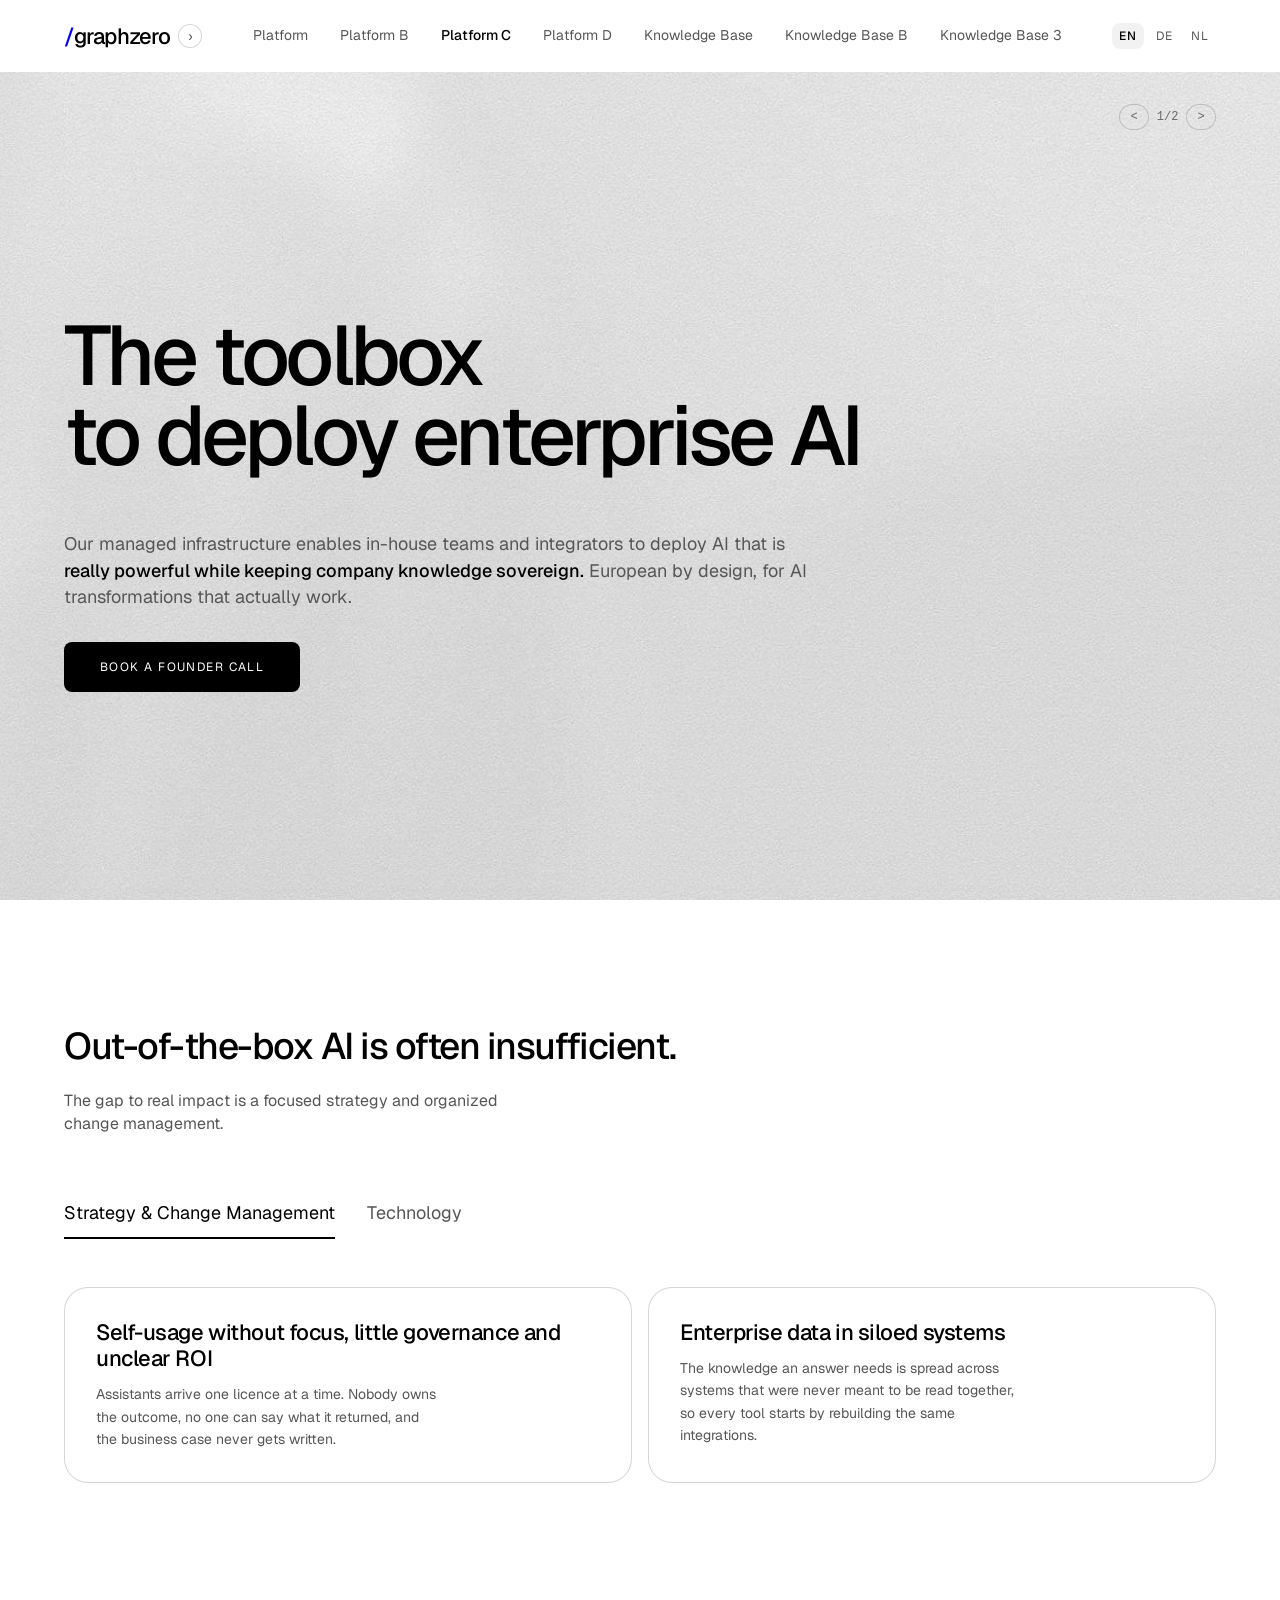
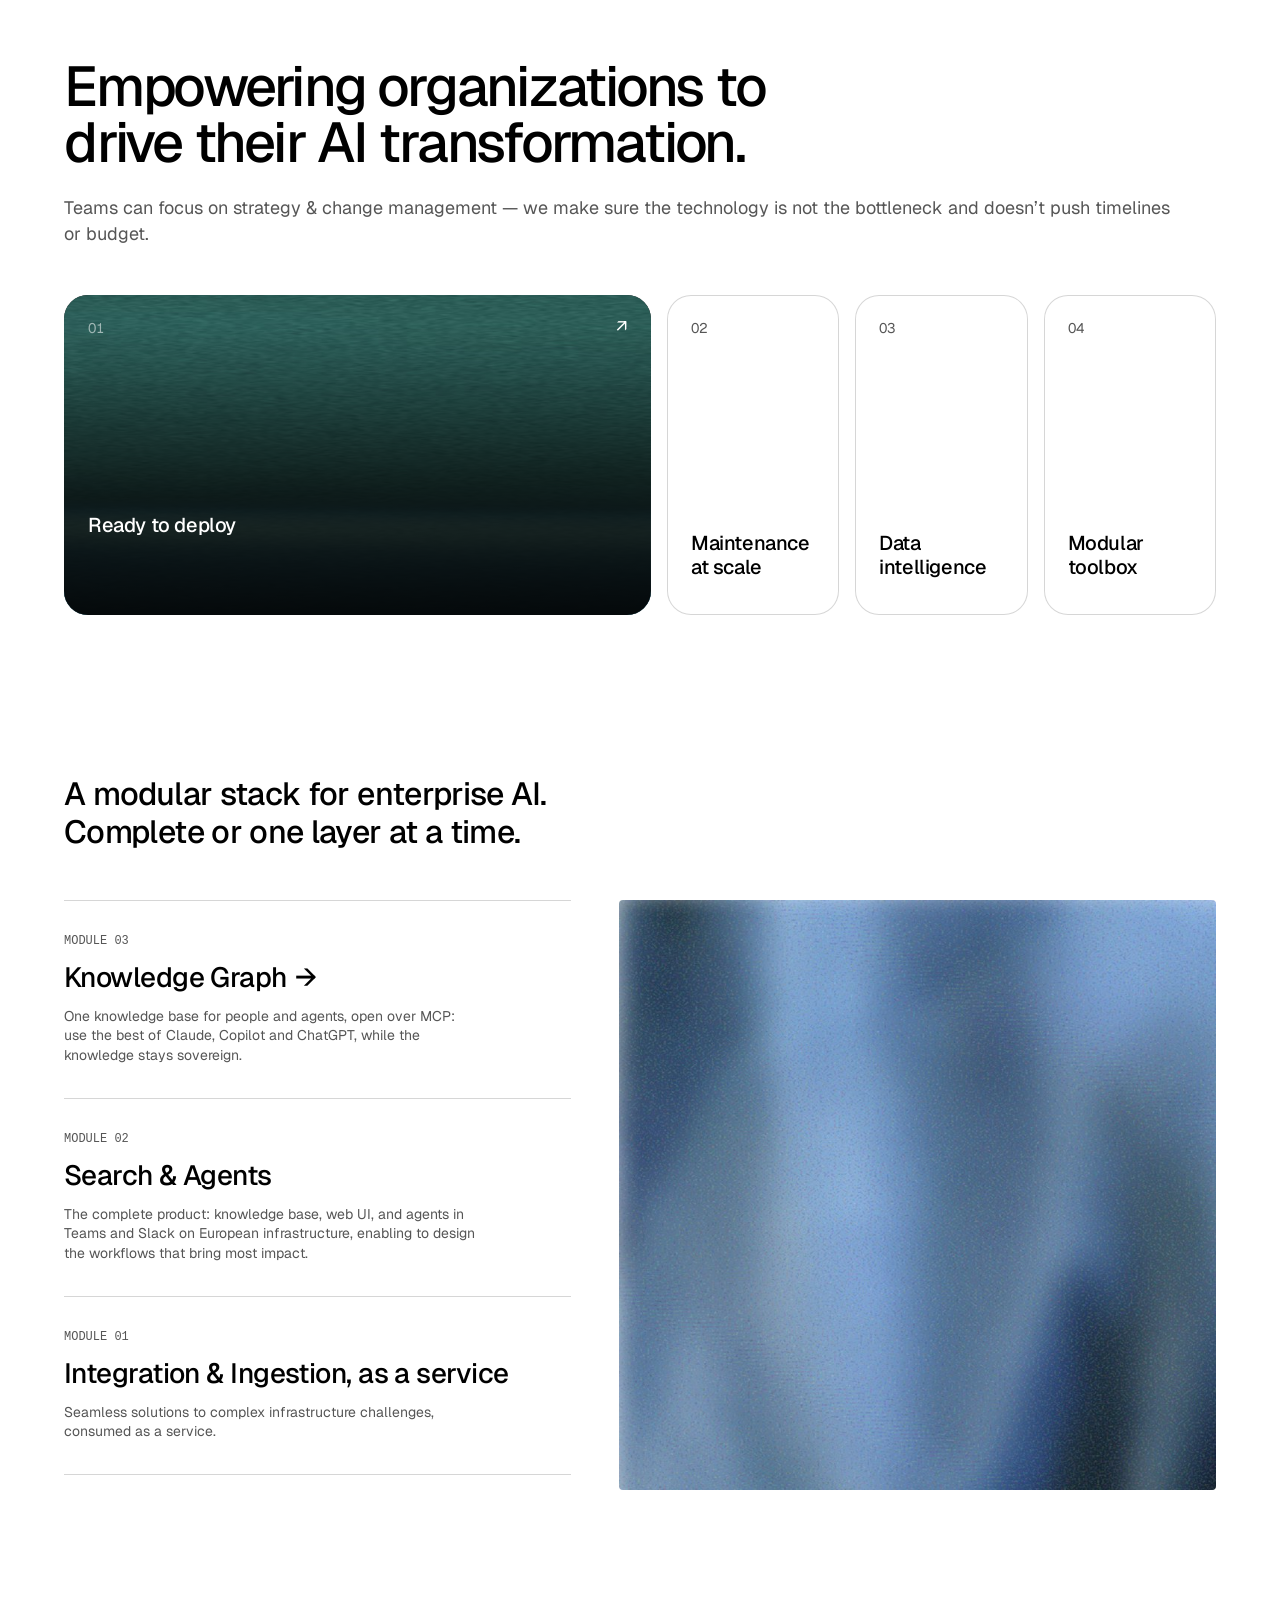
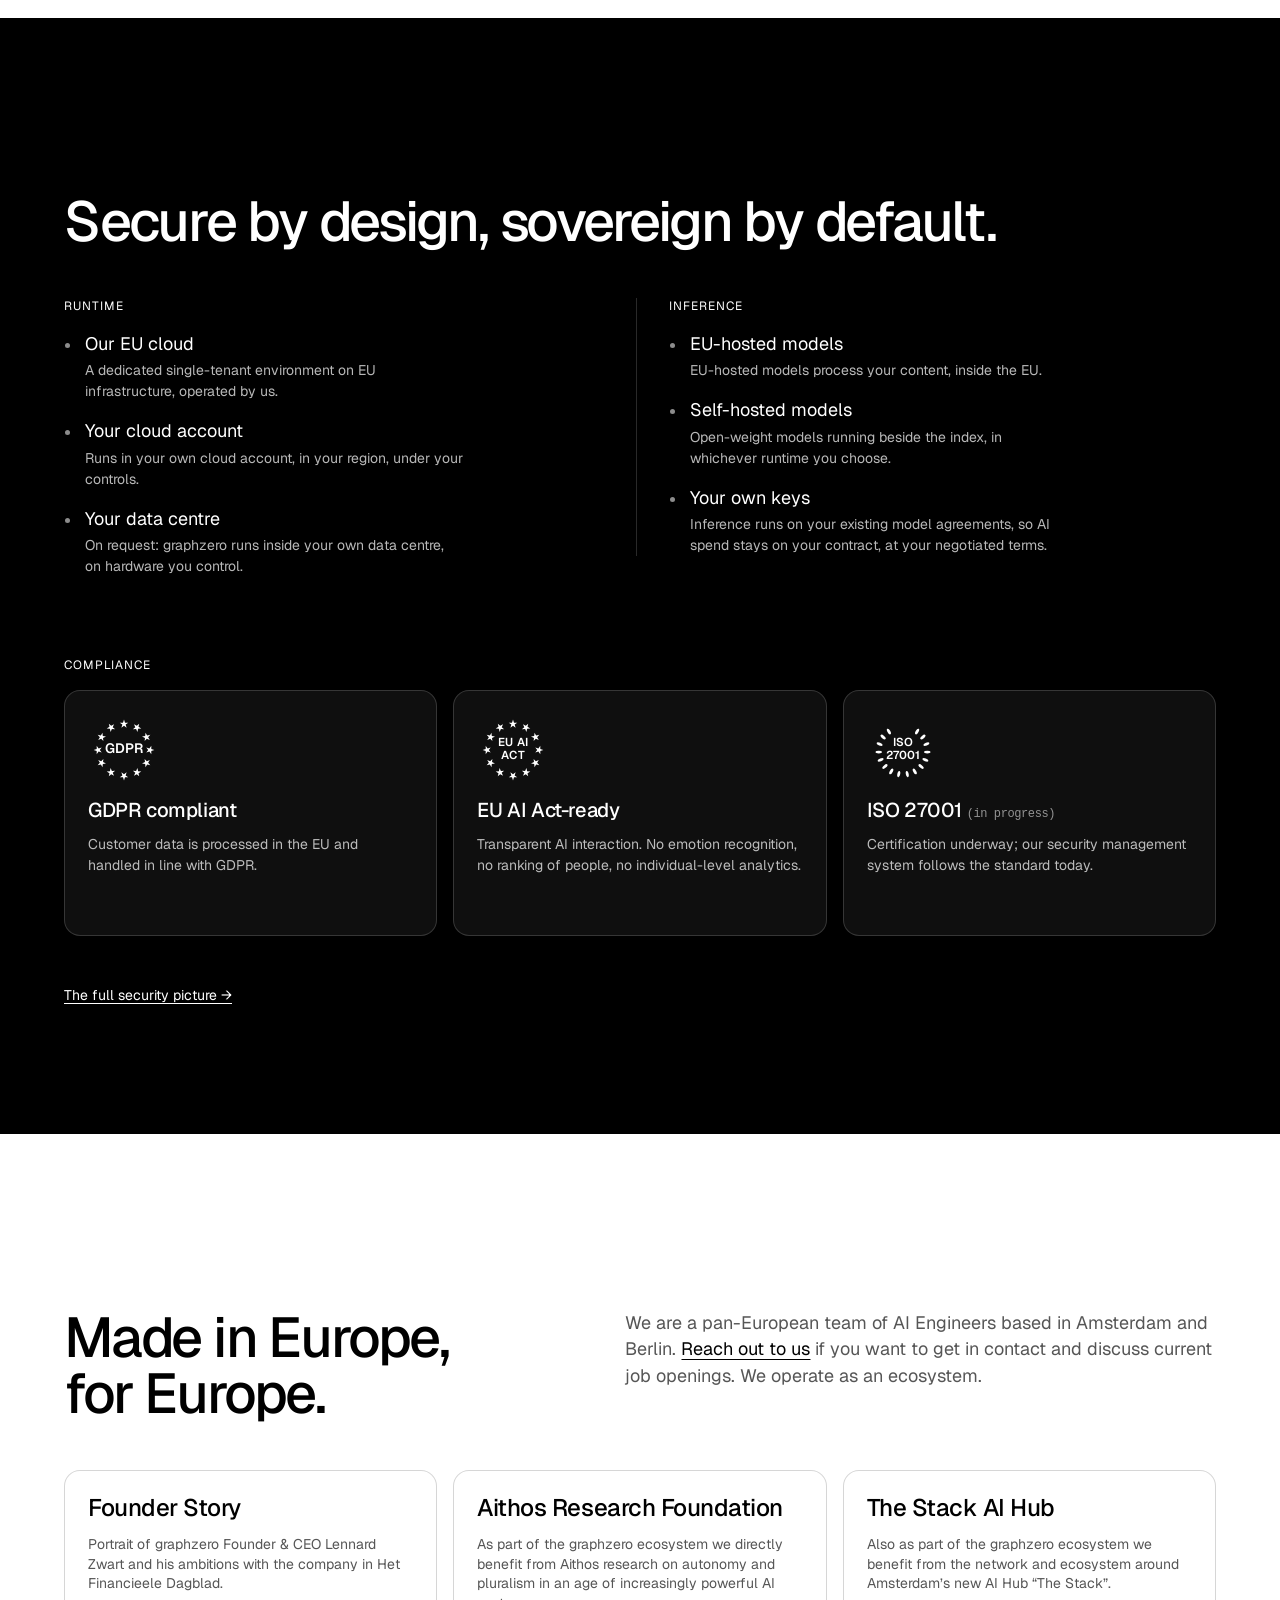
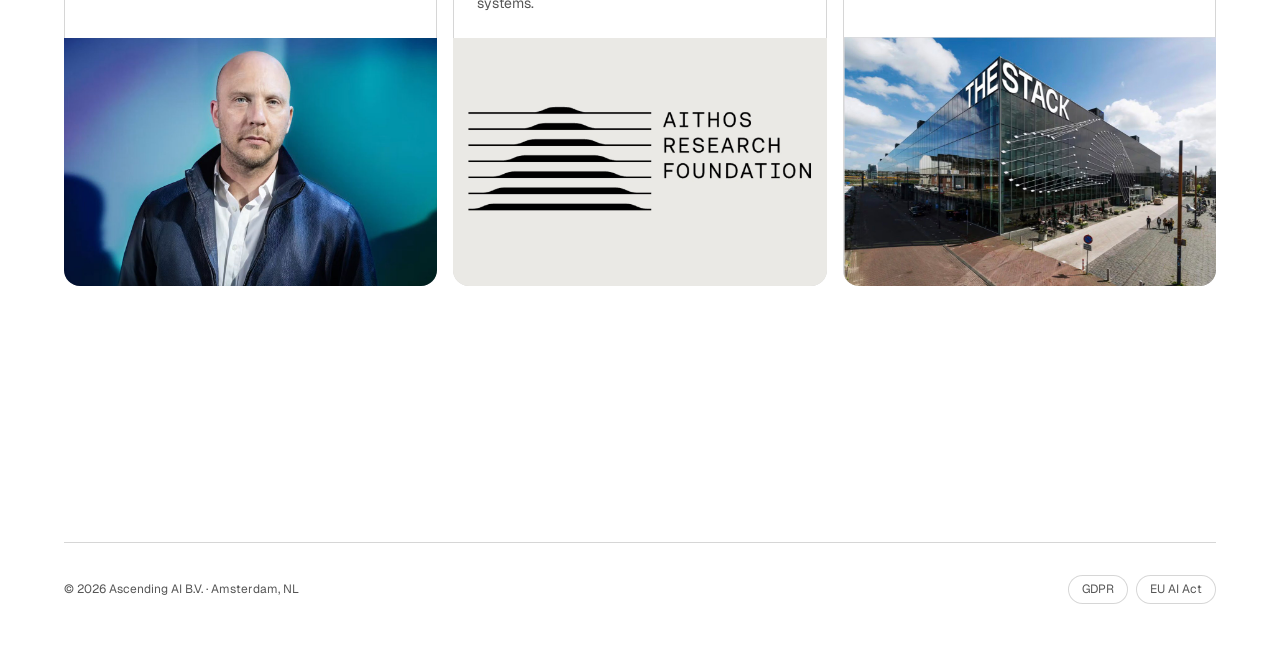
<file: platform-c.html>
<!DOCTYPE html>
<html lang="en">
<head>
<meta charset="utf-8">
<meta name="viewport" content="width=device-width, initial-scale=1">
<title>graphzero | Platform C</title>
<meta name="description" content="Our managed infrastructure enables in-house teams and integrators to deploy AI that is really powerful while keeping company knowledge sovereign.">
<meta property="og:title" content="graphzero | Platform C">
<meta property="og:description" content="Our managed infrastructure enables in-house teams and integrators to deploy AI that is really powerful while keeping company knowledge sovereign.">
<meta property="og:type" content="website">
<link rel="preconnect" href="https://fonts.googleapis.com">
<link rel="preconnect" href="https://fonts.gstatic.com" crossorigin>
<link rel="stylesheet" href="https://fonts.googleapis.com/css2?family=Geist:wght@400;500;700&amp;display=swap">
<link rel="stylesheet" href="assets/design-system/styles.css">
<link rel="stylesheet" href="assets/site.css?v=142">
<link rel="icon" href="assets/graphzero-mark.svg?v=142" type="image/svg+xml">
</head>
<body data-surface="light">

<a class="skip" href="#main">Skip to content</a>

<div class="page" data-page="platform-c">

  <!-- The nav is ours, not the reference's: same header, same identity switch,
       same sheet. Only what sits under it is copied. -->
  <header class="site-header">
    <div class="brand-switch" data-identity-switch>
      <a class="brand" href="#hero" title="/graphzero">
        <span class="brand__slash">/</span><span class="brand__name">graphzero</span>
      </a>
      <button class="brand-switch__arrow" type="button" data-identity-step="1"
              aria-label="Next identity">&rsaquo;</button>
    </div>

    <button class="nav-toggle" type="button" aria-expanded="false" aria-controls="site-nav" aria-label="Menu">
      <span class="nav-toggle__bar"></span>
      <span class="nav-toggle__bar"></span>
    </button>

    <nav class="site-nav" id="site-nav" aria-label="Primary">
      <a href="index.html">Platform</a>
      <a href="platform-b.html">Platform B</a>
      <a href="platform-c.html" aria-current="page">Platform C</a>
      <a href="platform-d.html">Platform D</a>
      <a href="knowledge-base.html">Knowledge Base</a>
      <a href="security.html">Knowledge Base B</a>
      <a href="knowledge-base-3.html">Knowledge Base 3</a>

      <div class="nav-cta">
        <a class="btn btn--hero" href="mailto:david@ascending.ai?subject=Ascending%20AI">Book a founder call</a>
      </div>
    </nav>

    <div class="lang" role="group" aria-label="Language">
      <button class="lang__opt" type="button" data-lang="en" aria-current="true">EN</button>
      <button class="lang__opt" type="button" data-lang="de">DE</button>
      <button class="lang__opt" type="button" data-lang="nl">NL</button>
    </div>
  </header>

  <main id="main">

    <!-- HERO — a full-bleed plate running up under the sticky header. The type
         reverses out of it, so the section re-declares the semantic colour
         tokens rather than restyling each element; .hero--light flips them back
         for the pale plate, which carries black copy.

         Two plates rather than the reference's four: the arrows step between
         the first and second only. -->
    <section class="hero hero--shot hero--light" id="hero">
      <!-- The markup carries the first plate and its tone, so the fold paints
           right on the first frame rather than starting dark and flipping once
           the script runs. -->
      <img class="hero__img"
           src="assets/media/hero-pale-1600.jpg"
           srcset="assets/media/hero-pale-900.jpg 900w,
                   assets/media/hero-pale-1600.jpg 1600w,
                   assets/media/hero-pale-2157.jpg 2157w"
           sizes="100vw" alt="" width="2157" height="1180" fetchpriority="high" decoding="async">
      <div class="wrap hero__controls">
        <div class="swap" id="hero-swap">
          <button class="swap__btn" type="button" data-step="-1">
            <span aria-hidden="true">&lt;</span><span class="vh">Previous plate</span>
          </button>
          <span class="swap__count" data-swap-count aria-hidden="true">1/2</span>
          <button class="swap__btn" type="button" data-step="1">
            <span aria-hidden="true">&gt;</span><span class="vh">Next plate</span>
          </button>
        </div>
      </div>
      <div class="wrap hero__inner">
        <h1 class="display hero__title">The toolbox <br class="br-wide">to deploy enterprise AI</h1>
        <p class="lead hero__lead">Our managed infrastructure enables in-house teams and integrators to deploy AI that is <strong>really powerful while keeping company knowledge sovereign.</strong> European by design, for AI transformations that actually work.</p>
        <div class="hero__cta">
          <a class="btn btn--wide" href="mailto:david@ascending.ai?subject=graphzero">Book a founder call</a>
        </div>
      </div>
    </section>

    <!-- 01 — CHALLENGES. The section head is the first cell of the grid rather
         than a band above it, so the heading and the challenges share one set
         of rules. Fixed on the reference's second layout: tabs, with the pair
         under them drawn as separate cards. -->
    <section class="wrap sec" id="challenges">
      <div class="cellgrid cellgrid--tabs cellgrid--tabs-cards" id="challenge-grid">
        <div class="cellgrid__head">
          <h2 class="h2">Out-of-the-box AI is often insufficient.</h2>
          <p class="lead"><span class="lead__context">Claude, ChatGPT, Copilot or Langdock are quickly implemented and bring advanced agentic capabilities. </span><span class="lead__gap">The gap to real impact is a focused strategy and organized change management.</span><span class="lead__platform"> Together with a middle layer platform that makes outcomes robust and keeps knowledge secure and sovereign.</span></p>
        </div>
        <div class="tabs cellgrid__tabs" id="challenge-tabs" role="tablist" aria-label="Challenges by area">
          <button class="tab" type="button" role="tab" aria-selected="true" data-tab="0">Strategy &amp; Change Management</button>
          <button class="tab" type="button" role="tab" aria-selected="false" data-tab="1">Technology</button>
        </div>
        <div class="cellgrid__track" id="challenge-track" data-tab="0">
          <div class="cell">
            <span class="cell__group">Strategy &amp; Change Management</span>
            <h3 class="cell__title">Self-usage without focus, little governance and unclear ROI</h3>
            <p class="cell__body">Assistants arrive one licence at a time. Nobody owns the outcome, no one can say what it returned, and the business case never gets written.</p>
            <div class="chip-row cell__foot"><span class="chip-outline">Strategy &amp; Change Management</span></div>
          </div>
          <div class="cell">
            <span class="cell__group">Technology</span>
            <h3 class="cell__title">Enterprise data in siloed systems</h3>
            <p class="cell__body">The knowledge an answer needs is spread across systems that were never meant to be read together, so every tool starts by rebuilding the same integrations.</p>
            <div class="chip-row cell__foot"><span class="chip-outline">Knowledge Base</span></div>
          </div>
          <div class="cell">
            <span class="cell__group">Technology</span>
            <h3 class="cell__title">Inaccurate and unreliable results</h3>
            <p class="cell__body">Retrieval over loose documents returns something plausible for any question. Without structure behind it, an answer cannot be checked, only believed.</p>
            <div class="chip-row cell__foot"><span class="chip-outline">Knowledge Base</span></div>
          </div>
          <div class="cell">
            <h3 class="cell__title">Loss of control and exposure of sensitive data</h3>
            <p class="cell__body">Content leaves for whichever model the tool ships with, under permissions the source system enforced and the assistant does not.</p>
            <div class="chip-row cell__foot"><span class="chip-outline">Knowledge Base</span><span class="chip-outline">LLM</span></div>
          </div>
        </div>
      </div>
    </section>

    <!-- 02 — SOLUTION. Fixed on the reference's second layout: the flush row
         broken into four separate blocks, each opening its body on hover. -->
    <section class="wrap sec" id="solutions">
      <h2 class="h2 sec-head">Empowering organizations to drive their AI transformation.</h2>
      <p class="lead sec-head__lead sec-head__lead--full">Teams can focus on strategy &amp; change management &mdash; we make sure the technology is not the bottleneck and doesn&rsquo;t push timelines or budget.</p>

      <div class="strip strip--split" id="solution-strip" style="margin-top:var(--space-12)">
        <button class="strip__panel" type="button">
          <span class="strip__num">01</span>
          <span class="strip__title">Ready to deploy</span>
          <span class="strip__body">We give you instantly what takes months of building &mdash; and even then is extremely difficult to deliver at highest security and functionality needs.</span>
        </button>
        <button class="strip__panel" type="button">
          <span class="strip__num">02</span>
          <span class="strip__title">Maintenance at scale</span>
          <span class="strip__body">We enable you to participate in maintenance at scale, in an AI ecosystem that is advancing at rapid speed &amp; complexity.</span>
        </button>
        <button class="strip__panel" type="button">
          <span class="strip__num">03</span>
          <span class="strip__title">Data intelligence</span>
          <span class="strip__body">Our platform can give you the data and synthesized insights to find and design the use cases that will deliver real business impact.</span>
        </button>
        <button class="strip__panel" type="button">
          <span class="strip__num">04</span>
          <span class="strip__title">Modular toolbox</span>
          <span class="strip__body">You get just what you need: a knowledge base with integrations and ingestion that connects by MCP. The full platform with UI and agents in Slack and MS Teams. Or just integrations and ingestion, to build the rest yourself.</span>
        </button>
      </div>

      <!-- Modules read down the left, visual on the right. -->
      <h3 class="h3-fixed showcase__head" style="padding-top:calc(var(--section-lg) * 1.25)">A modular stack for enterprise AI. <br class="br-wide">Complete or one layer at a time.</h3>

      <div class="showcase">
        <div class="showcase__text">
          <div class="showcase__list">
            <div class="showcase__item">
              <span class="showcase__num">Module 03</span>
              <h4 class="showcase__title"><a class="showcase__link" href="knowledge-base.html">Knowledge Graph</a></h4>
              <p class="small showcase__body">One knowledge base for people and agents, open over MCP: use the best of Claude, Copilot and ChatGPT, while the knowledge stays sovereign.</p>
            </div>
            <div class="showcase__item">
              <span class="showcase__num">Module 02</span>
              <h4 class="showcase__title">Search &amp; Agents</h4>
              <p class="small showcase__body">The complete product: knowledge base, web UI, and agents in Teams and Slack on European infrastructure, enabling to design the workflows that bring most impact.</p>
            </div>
            <div class="showcase__item">
              <span class="showcase__num">Module 01</span>
              <h4 class="showcase__title">Integration &amp; Ingestion, as a service</h4>
              <p class="small showcase__body">Seamless solutions to complex infrastructure challenges, consumed as a service.</p>
            </div>
          </div>
        </div>

        <figure class="showcase__visual">
          <img src="assets/media/toolbox-visual-1400.jpg"
               srcset="assets/media/toolbox-visual-800.jpg 800w,
                       assets/media/toolbox-visual-1400.jpg 1400w"
               sizes="(min-width: 900px) 55vw, 100vw"
               alt="" width="1400" height="1386" loading="lazy" decoding="async">
        </figure>
      </div>
    </section>

    <!-- 03 — SECURITY & COMPLIANCE. The one inverted band on the page: .dark
         re-declares the semantic tokens, so everything inside follows without
         being restyled, and the section drops .wrap so the black runs the full
         width with the container moved inside it.

         Fixed on the reference's first view: runtime and inference side by
         side, compliance standing underneath. -->
    <section class="band band--dark dark" id="security">
      <div class="wrap sec sec--pb">
        <h2 class="h2 sec-head">Secure by design, sovereign by default.</h2>

        <div class="picker split split--even" style="padding-top:var(--space-12)">
          <div class="picker__group">
            <span class="eyebrow eyebrow--accent">Runtime</span>
            <ul class="opt-list">
              <li>
                <span class="opt__name">Our EU cloud</span>
                <span class="opt__note">A dedicated single-tenant environment on EU infrastructure, operated by us.</span>
              </li>
              <li>
                <span class="opt__name">Your cloud account</span>
                <span class="opt__note">Runs in your own cloud account, in your region, under your controls.</span>
              </li>
              <li>
                <span class="opt__name">Your data centre</span>
                <span class="opt__note">On request: <span data-identity-name>graphzero</span> runs inside your own data centre, on hardware you control.</span>
              </li>
            </ul>
          </div>

          <div class="picker__group picker__group--right">
            <span class="eyebrow eyebrow--accent">Inference</span>
            <ul class="opt-list">
              <li>
                <span class="opt__name">EU-hosted models</span>
                <span class="opt__note">EU-hosted models process your content, inside the EU.</span>
              </li>
              <li>
                <span class="opt__name">Self-hosted models</span>
                <span class="opt__note">Open-weight models running beside the index, in whichever runtime you choose.</span>
              </li>
              <li>
                <span class="opt__name">Your own keys</span>
                <span class="opt__note">Inference runs on your existing model agreements, so AI spend stays on your contract, at your negotiated terms.</span>
              </li>
            </ul>
          </div>
        </div>

        <!-- Compliance opens on --section-md rather than --space-12: it is a
             separate beat from the view above, not a continuation. The marks
             are the drawn ones, in currentColor, so they take the band's ink
             instead of needing an inverted plate. -->
        <div class="stack-16" style="padding-top:var(--section-md)">
          <span class="eyebrow eyebrow--accent">Compliance</span>
          <div class="grid-3">
            <article class="card card--ring card--tall">
              <svg class="mark card-badge" viewBox="0 0 100 100" aria-hidden="true" focusable="false">
                <g fill="currentColor">
                  <use href="#eu-star" transform="rotate(0 50 50)"/>
                  <use href="#eu-star" transform="rotate(30 50 50)"/>
                  <use href="#eu-star" transform="rotate(60 50 50)"/>
                  <use href="#eu-star" transform="rotate(90 50 50)"/>
                  <use href="#eu-star" transform="rotate(120 50 50)"/>
                  <use href="#eu-star" transform="rotate(150 50 50)"/>
                  <use href="#eu-star" transform="rotate(180 50 50)"/>
                  <use href="#eu-star" transform="rotate(210 50 50)"/>
                  <use href="#eu-star" transform="rotate(240 50 50)"/>
                  <use href="#eu-star" transform="rotate(270 50 50)"/>
                  <use href="#eu-star" transform="rotate(300 50 50)"/>
                  <use href="#eu-star" transform="rotate(330 50 50)"/>
                </g>
                <text class="mark__word" x="50" y="53.5">GDPR</text>
              </svg>
              <div class="card-foot">
                <h3 class="card-title">GDPR compliant</h3>
                <p class="card-note">Customer data is processed in the EU and handled in line with GDPR.</p>
              </div>
            </article>
            <article class="card card--ring card--tall">
              <svg class="mark card-badge" viewBox="0 0 100 100" aria-hidden="true" focusable="false">
                <g fill="currentColor">
                  <use href="#eu-star" transform="rotate(0 50 50)"/>
                  <use href="#eu-star" transform="rotate(30 50 50)"/>
                  <use href="#eu-star" transform="rotate(60 50 50)"/>
                  <use href="#eu-star" transform="rotate(90 50 50)"/>
                  <use href="#eu-star" transform="rotate(120 50 50)"/>
                  <use href="#eu-star" transform="rotate(150 50 50)"/>
                  <use href="#eu-star" transform="rotate(180 50 50)"/>
                  <use href="#eu-star" transform="rotate(210 50 50)"/>
                  <use href="#eu-star" transform="rotate(240 50 50)"/>
                  <use href="#eu-star" transform="rotate(270 50 50)"/>
                  <use href="#eu-star" transform="rotate(300 50 50)"/>
                  <use href="#eu-star" transform="rotate(330 50 50)"/>
                </g>
                <text class="mark__word mark__word--sm" x="50" y="45">EU AI</text>
                <text class="mark__word mark__word--sm" x="50" y="62">ACT</text>
              </svg>
              <div class="card-foot">
                <h3 class="card-title">EU AI Act-ready</h3>
                <p class="card-note">Transparent AI interaction. No emotion recognition, no ranking of people, no individual-level analytics.</p>
              </div>
            </article>
            <article class="card card--ring card--tall">
              <svg class="mark card-badge" viewBox="0 0 100 100" aria-hidden="true" focusable="false">
                <g fill="currentColor">
                  <ellipse cx="44.1" cy="83.5" rx="2" ry="4.4" transform="rotate(10 44.1 83.5)"/>
                  <ellipse cx="55.9" cy="83.5" rx="2" ry="4.4" transform="rotate(-10 55.9 83.5)"/>
                  <ellipse cx="33.7" cy="79.8" rx="2" ry="4.4" transform="rotate(30 33.7 79.8)"/>
                  <ellipse cx="66.3" cy="79.8" rx="2" ry="4.4" transform="rotate(-30 66.3 79.8)"/>
                  <ellipse cx="24.9" cy="72.9" rx="2" ry="4.4" transform="rotate(50 24.9 72.9)"/>
                  <ellipse cx="75.1" cy="72.9" rx="2" ry="4.4" transform="rotate(-50 75.1 72.9)"/>
                  <ellipse cx="18.9" cy="63.6" rx="2" ry="4.4" transform="rotate(70 18.9 63.6)"/>
                  <ellipse cx="81.1" cy="63.6" rx="2" ry="4.4" transform="rotate(-70 81.1 63.6)"/>
                  <ellipse cx="16.3" cy="52.9" rx="2" ry="4.4" transform="rotate(90 16.3 52.9)"/>
                  <ellipse cx="83.7" cy="52.9" rx="2" ry="4.4" transform="rotate(-90 83.7 52.9)"/>
                  <ellipse cx="17.5" cy="41.9" rx="2" ry="4.4" transform="rotate(110 17.5 41.9)"/>
                  <ellipse cx="82.5" cy="41.9" rx="2" ry="4.4" transform="rotate(-110 82.5 41.9)"/>
                  <ellipse cx="22.4" cy="32.0" rx="2" ry="4.4" transform="rotate(130 22.4 32.0)"/>
                  <ellipse cx="77.6" cy="32.0" rx="2" ry="4.4" transform="rotate(-130 77.6 32.0)"/>
                  <ellipse cx="30.4" cy="24.4" rx="2" ry="4.4" transform="rotate(150 30.4 24.4)"/>
                  <ellipse cx="69.6" cy="24.4" rx="2" ry="4.4" transform="rotate(-150 69.6 24.4)"/>
                </g>
                <text class="mark__word mark__word--sm" x="50" y="45">ISO</text>
                <text class="mark__word mark__word--sm" x="50" y="62">27001</text>
              </svg>
              <div class="card-foot">
                <h3 class="card-title">ISO 27001 <span class="note-line">(in progress)</span></h3>
                <p class="card-note">Certification underway; our security management system follows the standard today.</p>
              </div>
            </article>
          </div>
        </div>

        <p class="toolbox-link"><a class="link-underline" href="security.html">The full security picture &rarr;</a></p>
      </div>
    </section>

    <!-- 04 — TEAM & ECOSYSTEM -->
    <section class="wrap sec sec--pb" id="team">
      <div class="split split--start split--pt">
        <h2 class="h2">Made in Europe, for Europe.</h2>
        <div class="lead-group">
          <p class="lead">We are a pan-European team of AI Engineers based in Amsterdam and Berlin. <span class="pop"><button class="pop__trigger" type="button" aria-expanded="false" aria-controls="pop-recruiting">Reach out to us</button><span class="pop__panel" id="pop-recruiting"><span class="pop__value">recruiting@ascending.ai</span><button class="btn pop__copy" type="button" data-copy="recruiting@ascending.ai">Copy email address</button></span></span> if you want to get in contact and discuss current job openings. We operate as an ecosystem.</p>
        </div>
      </div>

      <div class="grid-3" style="margin-top:var(--space-12)">
        <a class="link-card" href="https://fd.nl/tech-en-innovatie/1598537/als-onze-kinderen-opgroeien-met-kunstmatige-intelligentie-wil-je-meer-controle-over-de-modellen" target="_blank" rel="noopener">
          <span class="link-card__body">
            <h3 class="h4-card">Founder Story</h3>
            <p class="small">Portrait of <span data-identity-name>graphzero</span> Founder &amp; CEO Lennard Zwart and his ambitions with the company in Het Financieele Dagblad.</p>
            <span class="vh">Opens fd.nl in a new tab</span>
          </span>
          <span class="link-card__media">
            <img src="assets/media/founder-lennard-1200.jpg"
                 sizes="(min-width: 900px) 30vw, 100vw"
                 alt="Lennard Zwart, founder and CEO" width="1200" height="801" loading="lazy" decoding="async">
          </span>
        </a>
        <a class="link-card" href="https://aithos.org/" target="_blank" rel="noopener">
          <span class="link-card__body">
            <h3 class="h4-card">Aithos Research Foundation</h3>
            <p class="small">As part of the <span data-identity-name>graphzero</span> ecosystem we directly benefit from Aithos research on autonomy and pluralism in an age of increasingly powerful AI systems.</p>
            <span class="vh">Opens aithos.org in a new tab</span>
          </span>
          <span class="link-card__media">
            <img src="assets/media/eco-aithos-1200.jpg"
                 sizes="(min-width: 900px) 30vw, 100vw"
                 alt="" width="1200" height="800" loading="lazy" decoding="async">
          </span>
        </a>
        <a class="link-card" href="https://thestack.ai/" target="_blank" rel="noopener">
          <span class="link-card__body">
            <h3 class="h4-card">The Stack AI Hub</h3>
            <p class="small">Also as part of the <span data-identity-name>graphzero</span> ecosystem we benefit from the network and ecosystem around Amsterdam&rsquo;s new AI Hub &ldquo;The Stack&rdquo;.</p>
            <span class="vh">Opens thestack.ai in a new tab</span>
          </span>
          <span class="link-card__media">
            <img src="assets/media/eco-hub-1200.jpg"
                 sizes="(min-width: 900px) 30vw, 100vw"
                 alt="" width="1200" height="800" loading="lazy" decoding="async">
          </span>
        </a>
      </div>
    </section>

  </main>

  <footer class="wrap site-footer">
    <span>© 2026 Ascending AI B.V. · Amsterdam, NL</span>
    <div class="chip-row">
      <span class="chip-outline">GDPR</span>
      <span class="chip-outline">EU AI Act</span>
    </div>
  </footer>

  <!-- The star is drawn once and placed twelve times in each of the two EU
       marks above. -->
  <svg width="0" height="0" aria-hidden="true" focusable="false" style="position:absolute">
    <defs><path id="eu-star" d="M50.00 7.80 51.39 12.08 55.90 12.08 52.25 14.73 53.64 19.02 50.00 16.37 46.36 19.02 47.75 14.73 44.10 12.08 48.61 12.08Z"/></defs>
  </svg>

</div>

<script src="assets/site.js?v=142" defer></script>
</body>
</html>
</file>
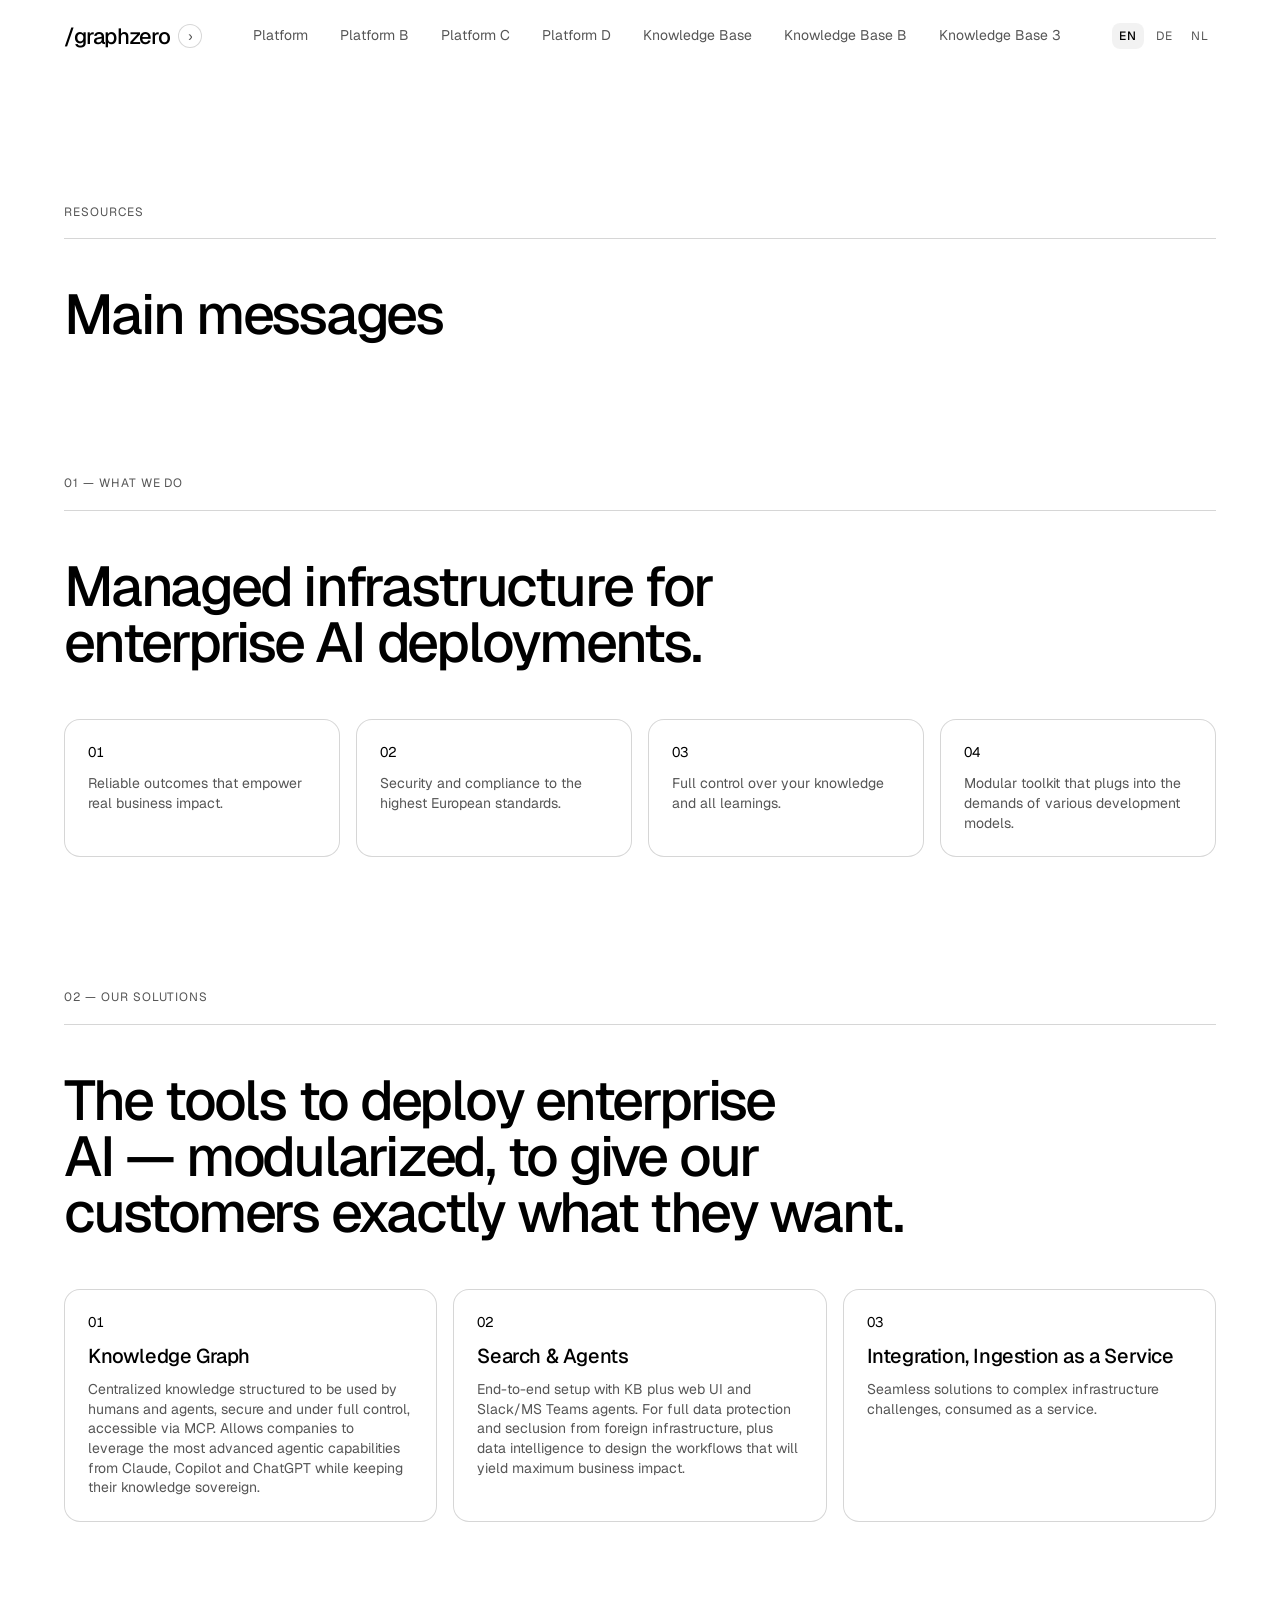
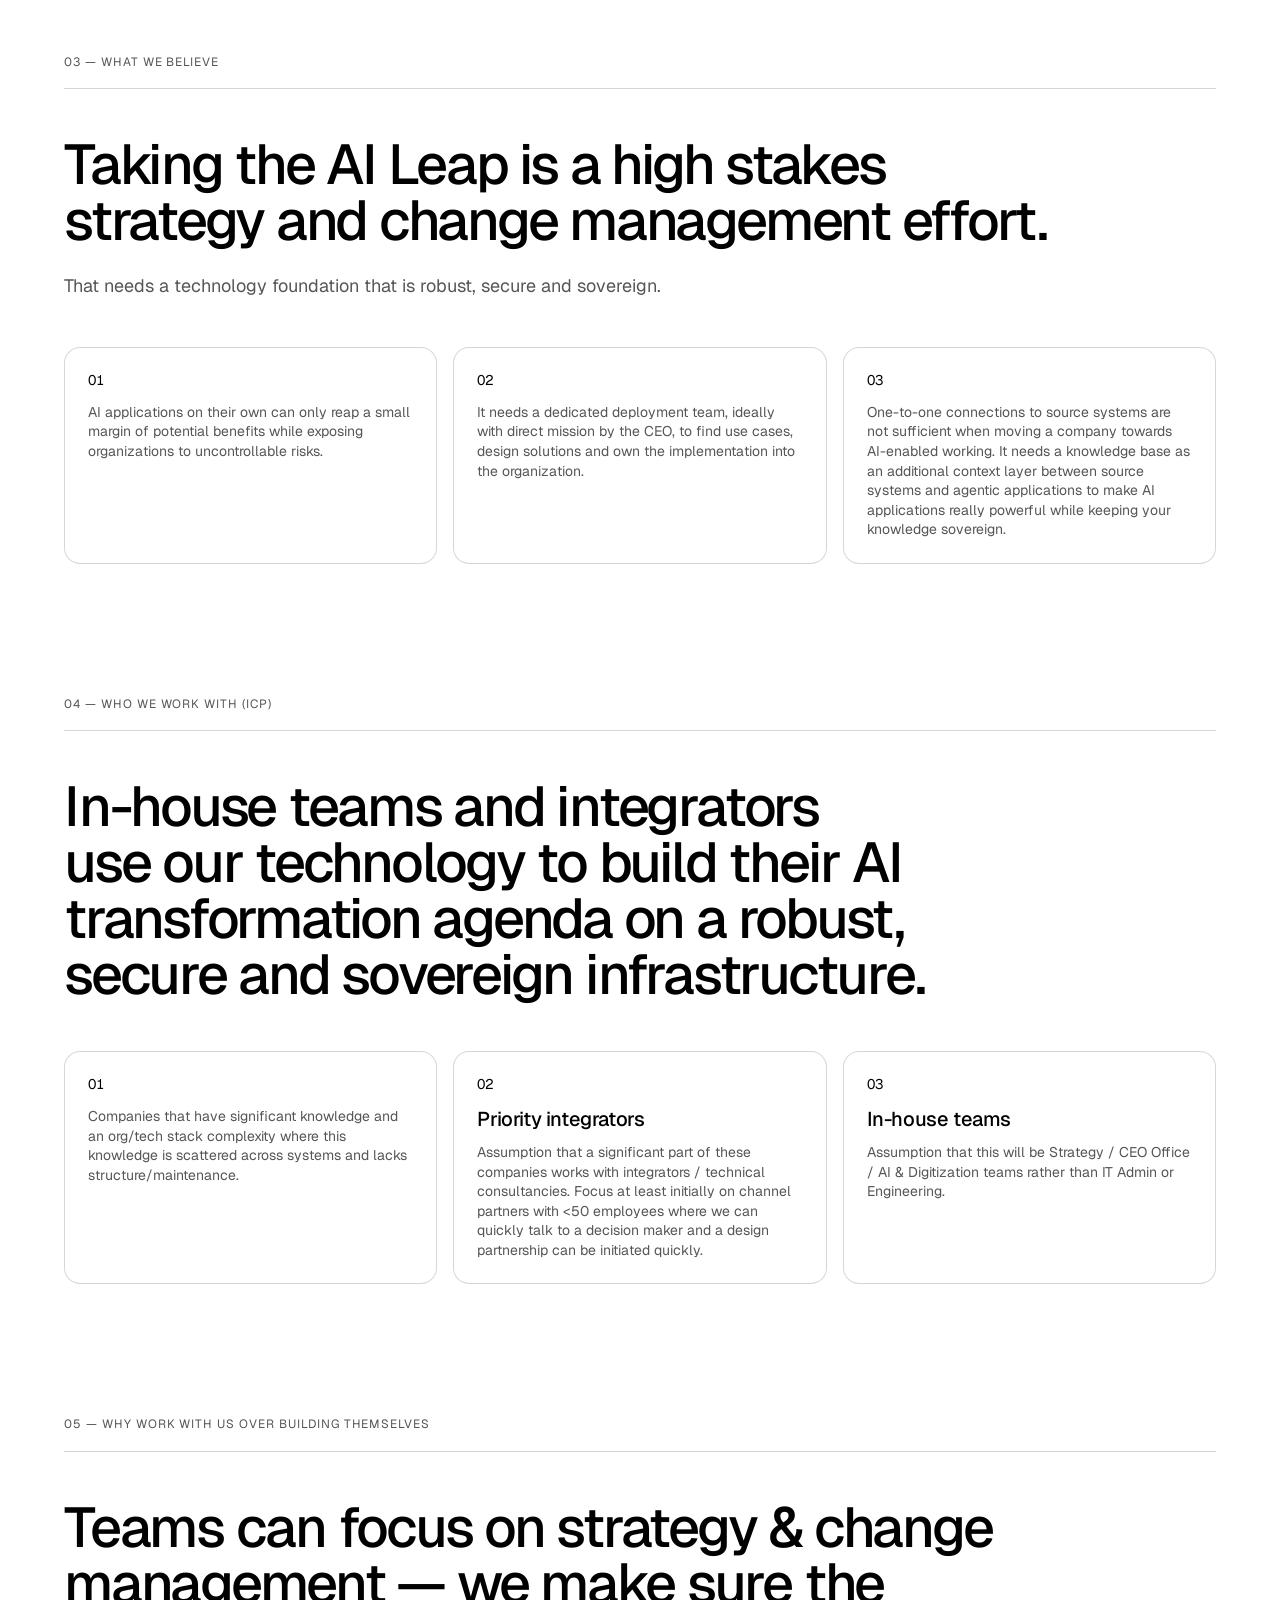
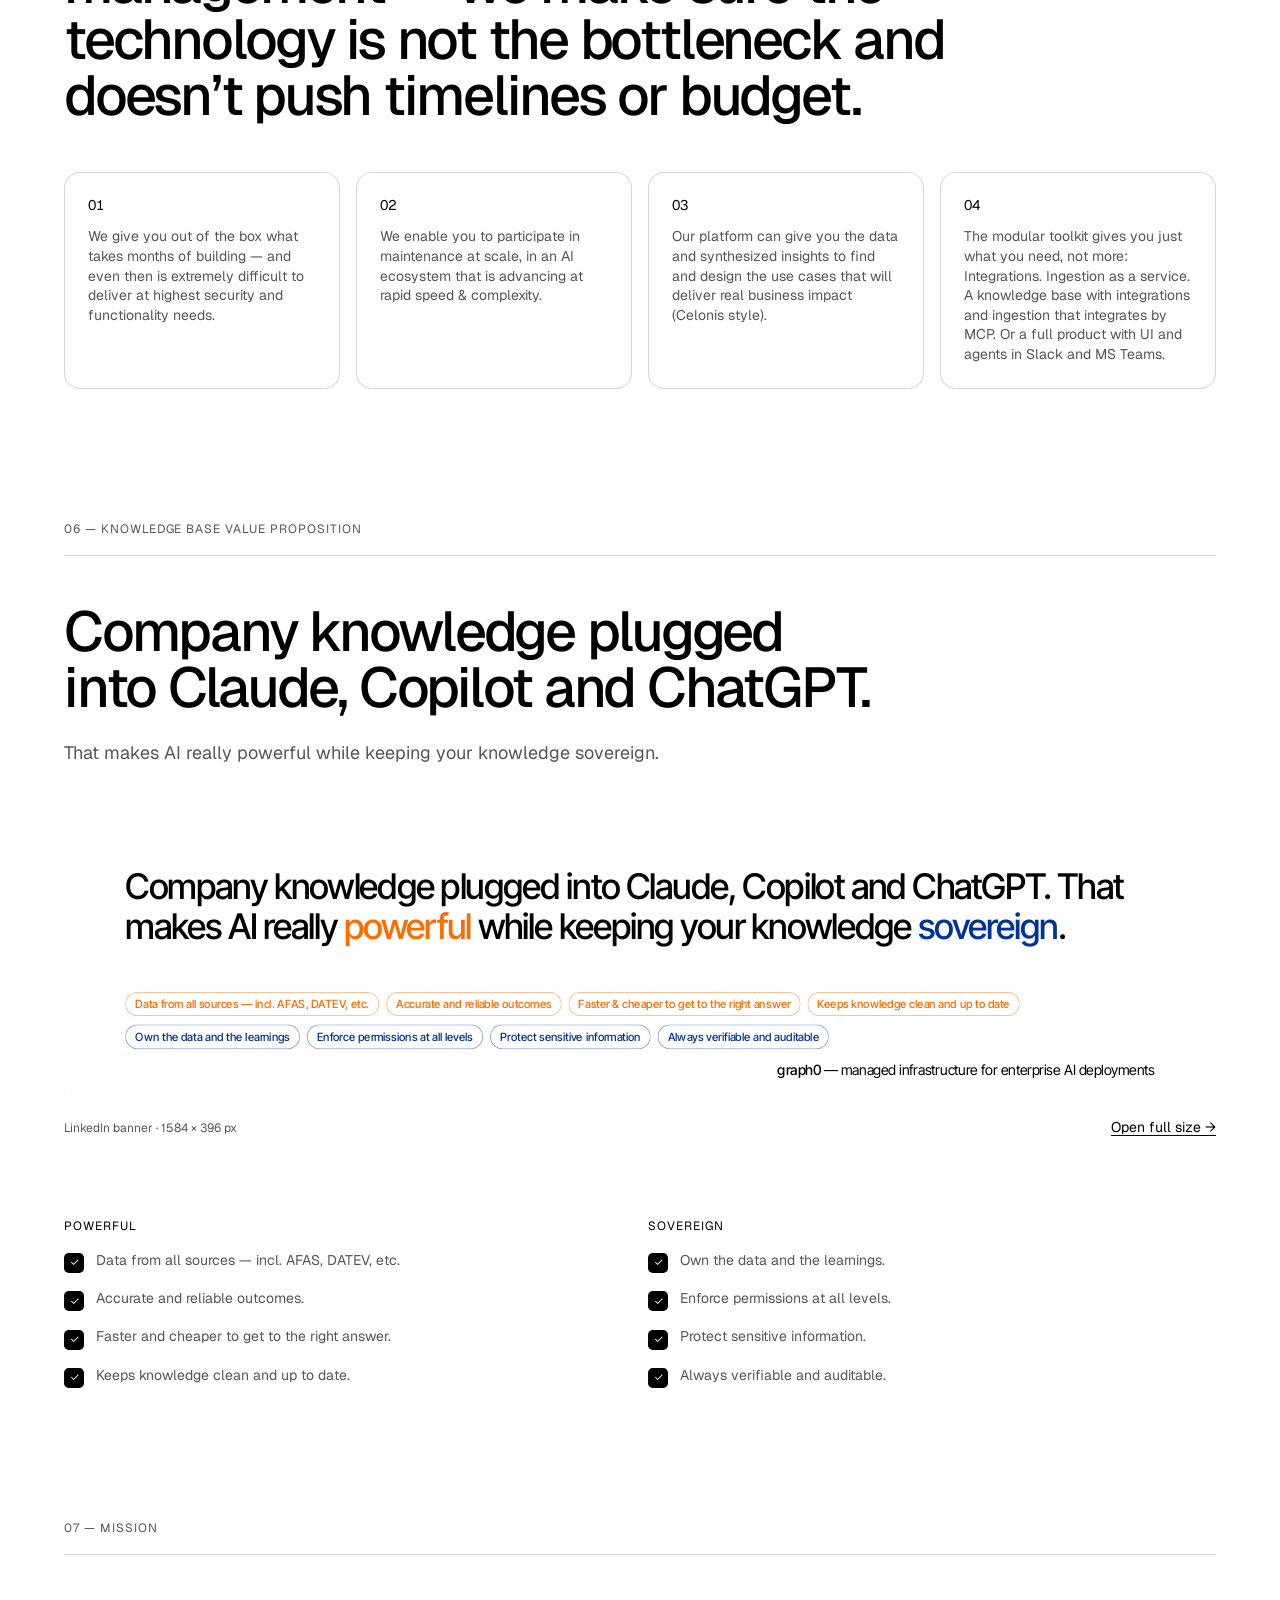
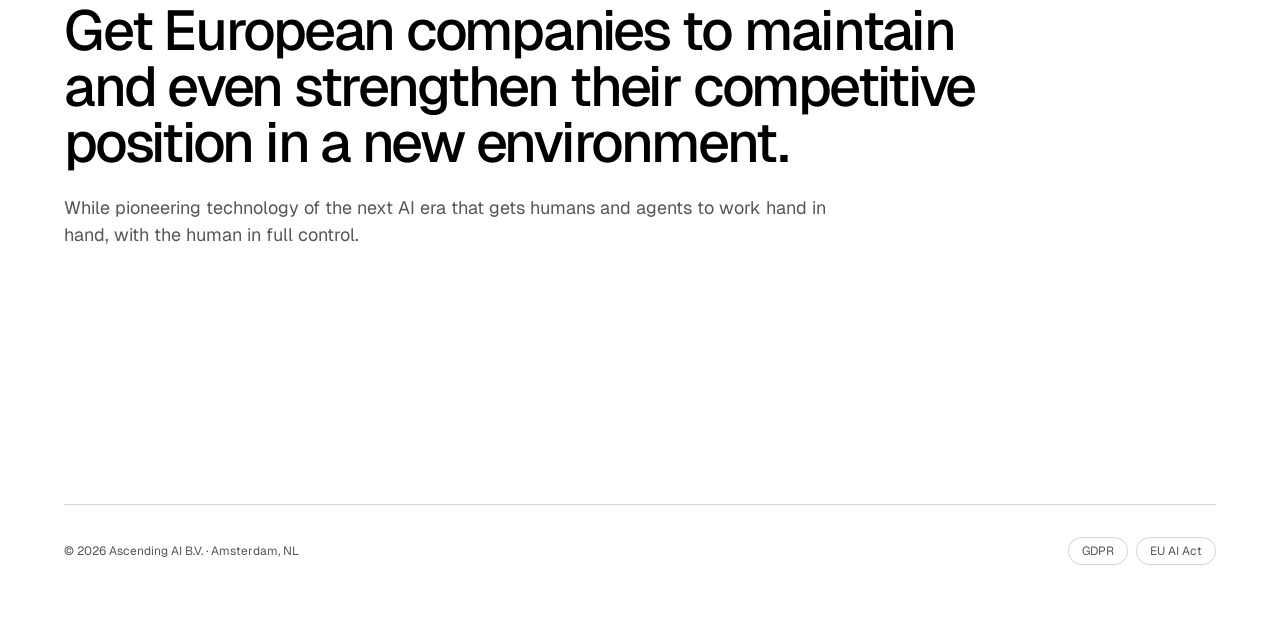
<file: resources.html>
<!DOCTYPE html>
<html lang="en">
<head>
<meta charset="utf-8">
<meta name="viewport" content="width=device-width, initial-scale=1">
<title>graph0 | Resources</title>
<meta name="description" content="Main messages: what we do, our solutions, what we believe, who we work with, and the knowledge base value proposition.">
<meta property="og:title" content="graph0 | Resources">
<meta property="og:description" content="Main messages: what we do, our solutions, what we believe, who we work with, and the knowledge base value proposition.">
<meta property="og:type" content="website">
<link rel="preconnect" href="https://fonts.googleapis.com">
<link rel="preconnect" href="https://fonts.gstatic.com" crossorigin>
<!-- ?v= on the two files that actually change. Pages serves everything with
     max-age=600, so without it a browser can pick up new markup while still
     running ten-minute-old CSS and JS. Bump it in the same commit as an edit
     to either file. The design-system entry below is upstream and unversioned
     because nothing here edits it. -->
<link rel="stylesheet" href="https://fonts.googleapis.com/css2?family=Geist:wght@400;500;700&amp;display=swap">
<link rel="stylesheet" href="assets/design-system/styles.css">
<link rel="stylesheet" href="assets/site.css?v=142">
<link rel="icon" href="assets/graphzero-mark.svg?v=142" type="image/svg+xml">
</head>
<body data-surface="light">

<a class="skip" href="#main">Skip to content</a>

<div class="page">

  <!-- The wordmark is the way back to the top of the site, which is why the nav
       carries no entry for this page. -->
  <header class="site-header">
    <div class="brand-switch" data-identity-switch>
      <!-- Two identities under comparison, and scaffolding like the hero mark's
           arrow: drop this wrapper, the .brand-switch rules and the identity
           block in site.js once one is chosen, leaving the <a> where it is. -->
      <a class="brand" href="index.html" title="/graphzero">
        <span class="brand__slash">/</span><span class="brand__name">graphzero</span>
      </a>
      <button class="brand-switch__arrow" type="button" data-identity-step="1"
              aria-label="Next identity">&rsaquo;</button>
    </div>

    <button class="nav-toggle" type="button" aria-expanded="false" aria-controls="site-nav" aria-label="Menu">
      <span class="nav-toggle__bar"></span>
      <span class="nav-toggle__bar"></span>
    </button>

    <nav class="site-nav" id="site-nav" aria-label="Primary">
      <a href="index.html">Platform</a>
      <a href="platform-b.html">Platform B</a>
      <a href="platform-c.html">Platform C</a>
      <a href="platform-d.html">Platform D</a>
      <a href="knowledge-base.html">Knowledge Base</a>
      <a href="security.html">Knowledge Base B</a>
      <a href="knowledge-base-3.html">Knowledge Base 3</a>

      <!-- Only ever seen in the sheet. The desktop bar has no room for it, and
           there the same call is one scroll away in the hero. -->
      <div class="nav-cta">
        <a class="btn btn--hero" href="mailto:david@ascending.ai?subject=Ascending%20AI">Book a founder call</a>
      </div>
    </nav>

    <div class="lang" role="group" aria-label="Language">
      <button class="lang__opt" type="button" data-lang="en" aria-current="true">EN</button>
      <button class="lang__opt" type="button" data-lang="de">DE</button>
      <button class="lang__opt" type="button" data-lang="nl">NL</button>
    </div>
  </header>

  <main id="main">

    <section class="wrap sec">
      <span class="eyebrow">Resources</span>
      <hr class="rule">
      <h1 class="h2 sec-head">Main messages</h1>
    </section>

    <!-- 01 — WHAT WE DO -->
    <section class="wrap sec" id="what-we-do">
      <span class="eyebrow">01 — What we do</span>
      <hr class="rule">
      <h2 class="h2 sec-head">Managed infrastructure for enterprise AI deployments.</h2>

      <div class="grid-4" style="margin-top:var(--space-12)">
        <article class="card card--ring card--compact">
          <span class="card-num">01</span>
          <p class="small">Reliable outcomes that empower real business impact.</p>
        </article>
        <article class="card card--ring card--compact">
          <span class="card-num">02</span>
          <p class="small">Security and compliance to the highest European standards.</p>
        </article>
        <article class="card card--ring card--compact">
          <span class="card-num">03</span>
          <p class="small">Full control over your knowledge and all learnings.</p>
        </article>
        <article class="card card--ring card--compact">
          <span class="card-num">04</span>
          <p class="small">Modular toolkit that plugs into the demands of various development models.</p>
        </article>
      </div>
    </section>

    <!-- 02 — OUR SOLUTIONS -->
    <section class="wrap sec" id="our-solutions">
      <span class="eyebrow">02 — Our solutions</span>
      <hr class="rule">
      <h2 class="h2 sec-head">The tools to deploy enterprise AI — modularized, to give our customers exactly what they want.</h2>

      <div class="grid-3" style="margin-top:var(--space-12)">
        <article class="card card--ring card--compact">
          <span class="card-num">01</span>
          <h3 class="h5-card">Knowledge Graph</h3>
          <p class="small">Centralized knowledge structured to be used by humans and agents, secure and under full control, accessible via MCP. Allows companies to leverage the most advanced agentic capabilities from Claude, Copilot and ChatGPT while keeping their knowledge sovereign.</p>
        </article>
        <article class="card card--ring card--compact">
          <span class="card-num">02</span>
          <h3 class="h5-card">Search &amp; Agents</h3>
          <p class="small">End-to-end setup with KB plus web UI and Slack/MS Teams agents. For full data protection and seclusion from foreign infrastructure, plus data intelligence to design the workflows that will yield maximum business impact.</p>
        </article>
        <article class="card card--ring card--compact">
          <span class="card-num">03</span>
          <h3 class="h5-card">Integration, Ingestion as a Service</h3>
          <p class="small">Seamless solutions to complex infrastructure challenges, consumed as a service.</p>
        </article>
      </div>
    </section>

    <!-- 03 — WHAT WE BELIEVE -->
    <section class="wrap sec" id="what-we-believe">
      <span class="eyebrow">03 — What we believe</span>
      <hr class="rule">
      <h2 class="h2 sec-head">Taking the AI Leap is a high stakes strategy and change management effort.</h2>
      <p class="lead sec-head__lead">That needs a technology foundation that is robust, secure and sovereign.</p>

      <div class="grid-3" style="margin-top:var(--space-12)">
        <article class="card card--ring card--compact">
          <span class="card-num">01</span>
          <p class="small">AI applications on their own can only reap a small margin of potential benefits while exposing organizations to uncontrollable risks.</p>
        </article>
        <article class="card card--ring card--compact">
          <span class="card-num">02</span>
          <p class="small">It needs a dedicated deployment team, ideally with direct mission by the CEO, to find use cases, design solutions and own the implementation into the organization.</p>
        </article>
        <article class="card card--ring card--compact">
          <span class="card-num">03</span>
          <p class="small">One-to-one connections to source systems are not sufficient when moving a company towards AI-enabled working. It needs a knowledge base as an additional context layer between source systems and agentic applications to make AI applications really powerful while keeping your knowledge sovereign.</p>
        </article>
      </div>
    </section>

    <!-- 04 — WHO WE WORK WITH (ICP) -->
    <section class="wrap sec" id="who-we-work-with">
      <span class="eyebrow">04 — Who we work with (ICP)</span>
      <hr class="rule">
      <h2 class="h2 sec-head">In-house teams and integrators use our technology to build their AI transformation agenda on a robust, secure and sovereign infrastructure.</h2>

      <div class="grid-3" style="margin-top:var(--space-12)">
        <article class="card card--ring card--compact">
          <span class="card-num">01</span>
          <p class="small">Companies that have significant knowledge and an org/tech stack complexity where this knowledge is scattered across systems and lacks structure/maintenance.</p>
        </article>
        <article class="card card--ring card--compact">
          <span class="card-num">02</span>
          <h3 class="h5-card">Priority integrators</h3>
          <p class="small">Assumption that a significant part of these companies works with integrators / technical consultancies. Focus at least initially on channel partners with &lt;50 employees where we can quickly talk to a decision maker and a design partnership can be initiated quickly.</p>
        </article>
        <article class="card card--ring card--compact">
          <span class="card-num">03</span>
          <h3 class="h5-card">In-house teams</h3>
          <p class="small">Assumption that this will be Strategy / CEO Office / AI &amp; Digitization teams rather than IT Admin or Engineering.</p>
        </article>
      </div>
    </section>

    <!-- 05 — WHY WORK WITH US OVER BUILDING THEMSELVES -->
    <section class="wrap sec" id="why-work-with-us">
      <span class="eyebrow">05 — Why work with us over building themselves</span>
      <hr class="rule">
      <h2 class="h2 sec-head">Teams can focus on strategy &amp; change management — we make sure the technology is not the bottleneck and doesn’t push timelines or budget.</h2>

      <div class="grid-4" style="margin-top:var(--space-12)">
        <article class="card card--ring card--compact">
          <span class="card-num">01</span>
          <p class="small">We give you out of the box what takes months of building — and even then is extremely difficult to deliver at highest security and functionality needs.</p>
        </article>
        <article class="card card--ring card--compact">
          <span class="card-num">02</span>
          <p class="small">We enable you to participate in maintenance at scale, in an AI ecosystem that is advancing at rapid speed &amp; complexity.</p>
        </article>
        <article class="card card--ring card--compact">
          <span class="card-num">03</span>
          <p class="small">Our platform can give you the data and synthesized insights to find and design the use cases that will deliver real business impact (Celonis style).</p>
        </article>
        <article class="card card--ring card--compact">
          <span class="card-num">04</span>
          <p class="small">The modular toolkit gives you just what you need, not more: Integrations. Ingestion as a service. A knowledge base with integrations and ingestion that integrates by MCP. Or a full product with UI and agents in Slack and MS Teams.</p>
        </article>
      </div>
    </section>

    <!-- 06 — KNOWLEDGE BASE VALUE PROPOSITION -->
    <section class="wrap sec" id="knowledge-base-value">
      <span class="eyebrow">06 — Knowledge Base value proposition</span>
      <hr class="rule">
      <h2 class="h2 sec-head">Company knowledge plugged into Claude, Copilot and ChatGPT.</h2>
      <p class="lead sec-head__lead">That makes AI really powerful while keeping your knowledge sovereign.</p>

      <!-- The banner is a fixed 1584x396 canvas with its own stylesheet and fit
           script. An iframe keeps it pixel-exact and stops its styles and the
           page's from reaching each other. -->
      <div class="asset" style="margin-top:var(--space-12)">
        <div class="asset__frame">
          <iframe src="assets/banners/linkedin-banner.html" title="Knowledge base value proposition, shown as the LinkedIn banner" loading="lazy" scrolling="no"></iframe>
        </div>
        <div class="asset__head">
          <p class="tiny">LinkedIn banner · 1584 × 396 px</p>
          <a class="link-underline" href="assets/banners/linkedin-banner.html" target="_blank" rel="noopener">Open full size →</a>
        </div>
      </div>

      <div class="grid-2" style="padding-top:var(--section-md)">
        <div class="stack-16">
          <span class="eyebrow eyebrow--accent">Powerful</span>
          <ul class="checklist">
            <li><span class="check" aria-hidden="true">✓</span><span>Data from all sources — incl. AFAS, DATEV, etc.</span></li>
            <li><span class="check" aria-hidden="true">✓</span><span>Accurate and reliable outcomes.</span></li>
            <li><span class="check" aria-hidden="true">✓</span><span>Faster and cheaper to get to the right answer.</span></li>
            <li><span class="check" aria-hidden="true">✓</span><span>Keeps knowledge clean and up to date.</span></li>
          </ul>
        </div>
        <div class="stack-16">
          <span class="eyebrow eyebrow--accent">Sovereign</span>
          <ul class="checklist">
            <li><span class="check" aria-hidden="true">✓</span><span>Own the data and the learnings.</span></li>
            <li><span class="check" aria-hidden="true">✓</span><span>Enforce permissions at all levels.</span></li>
            <li><span class="check" aria-hidden="true">✓</span><span>Protect sensitive information.</span></li>
            <li><span class="check" aria-hidden="true">✓</span><span>Always verifiable and auditable.</span></li>
          </ul>
        </div>
      </div>
    </section>

    <!-- 07 — MISSION -->
    <section class="wrap sec sec--pb" id="mission">
      <span class="eyebrow">07 — Mission</span>
      <hr class="rule">
      <h2 class="h2 sec-head">Get European companies to maintain and even strengthen their competitive position in a new environment.</h2>
      <p class="lead sec-head__lead">While pioneering technology of the next AI era that gets humans and agents to work hand in hand, with the human in full control.</p>
    </section>

  </main>

  <footer class="wrap site-footer">
    <span>© 2026 Ascending AI B.V. · Amsterdam, NL</span>
    <div class="chip-row">
      <span class="chip-outline">GDPR</span>
      <span class="chip-outline">EU AI Act</span>
    </div>
  </footer>

</div>

<script src="assets/site.js?v=142" defer></script>
</body>
</html>
</file>
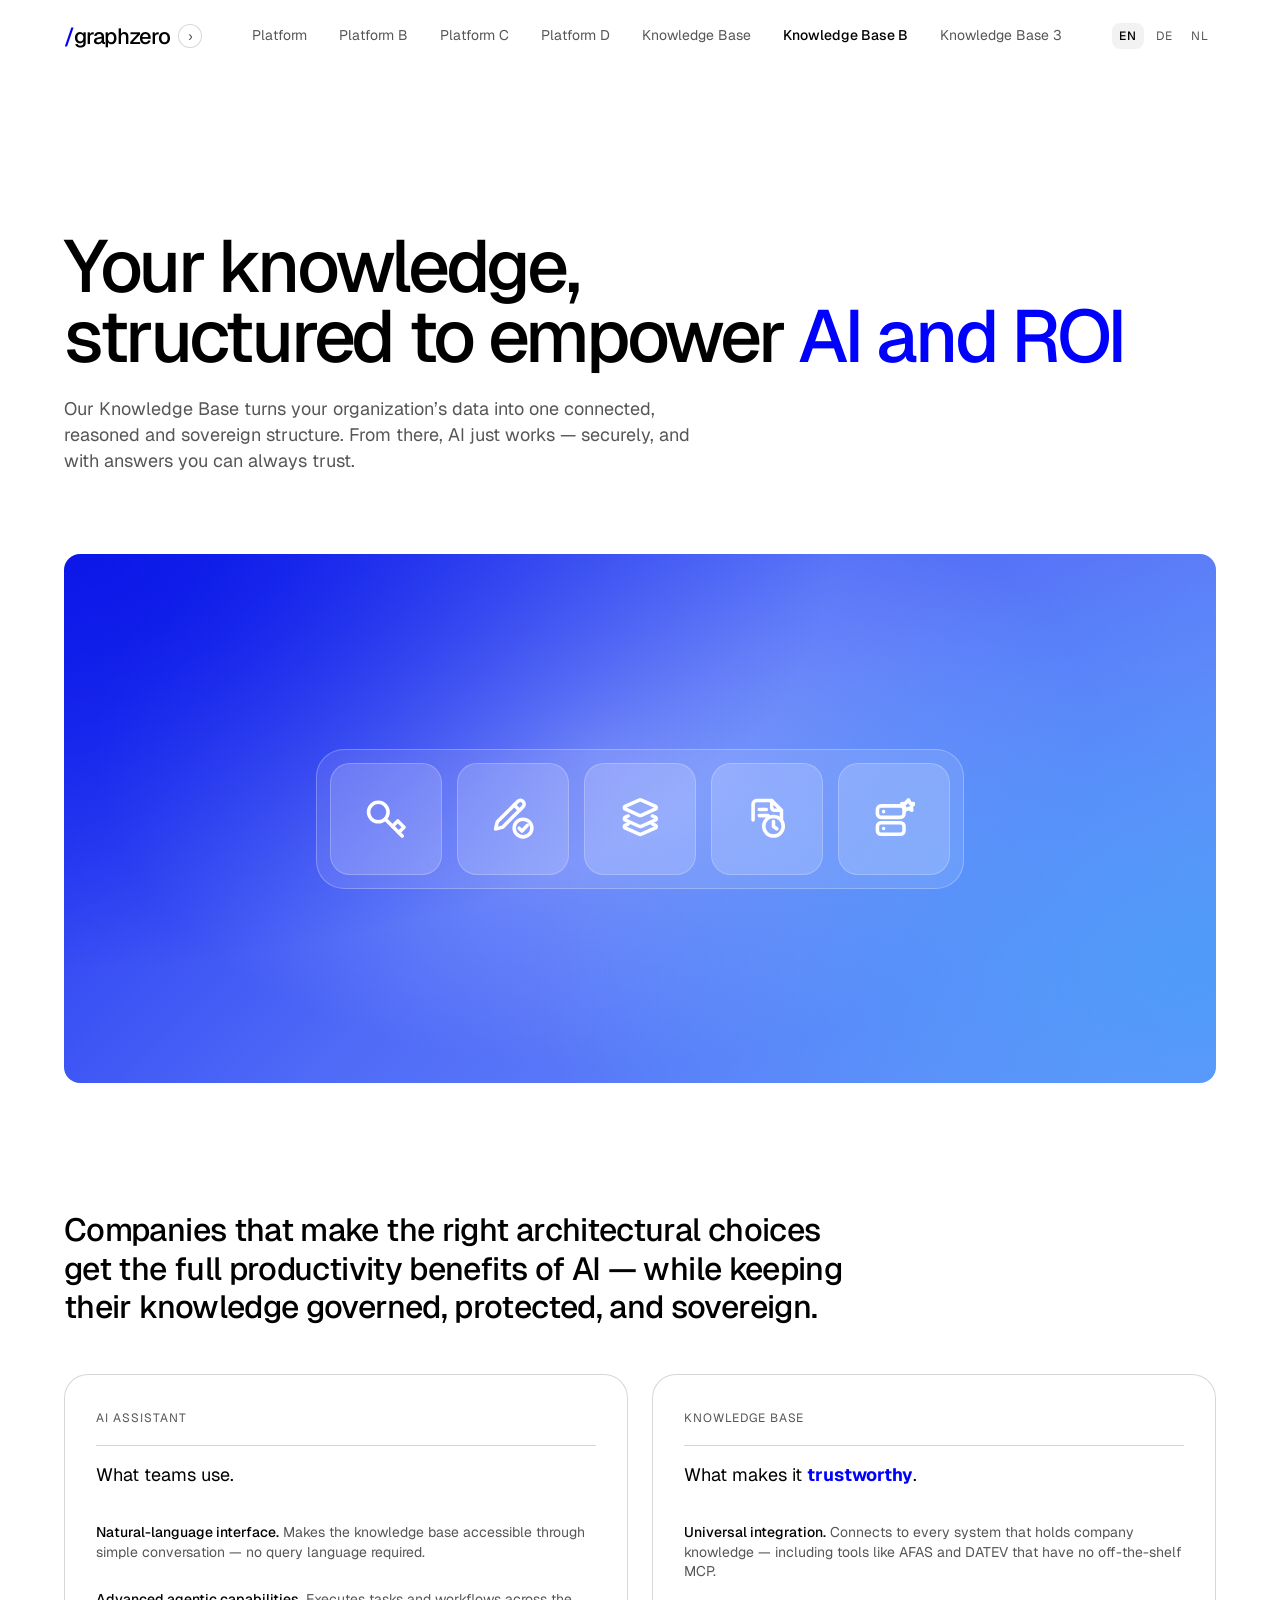
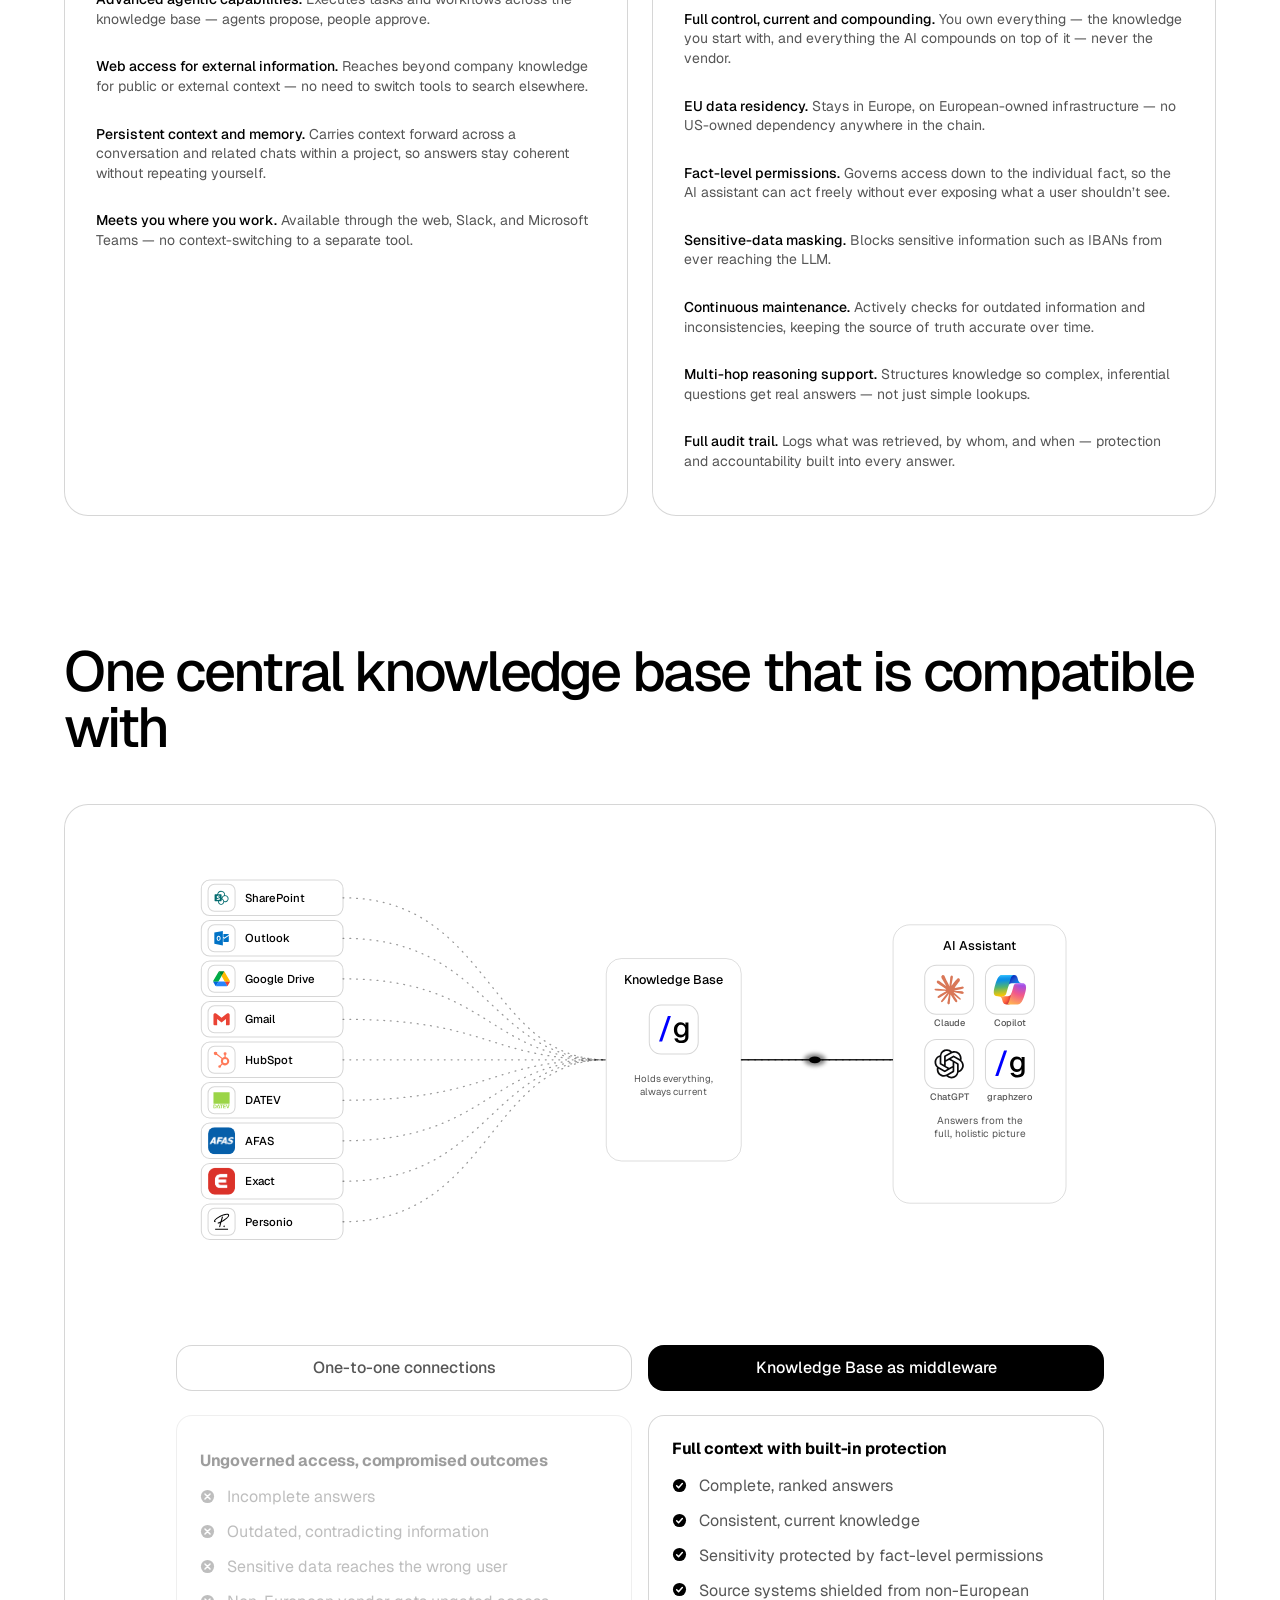
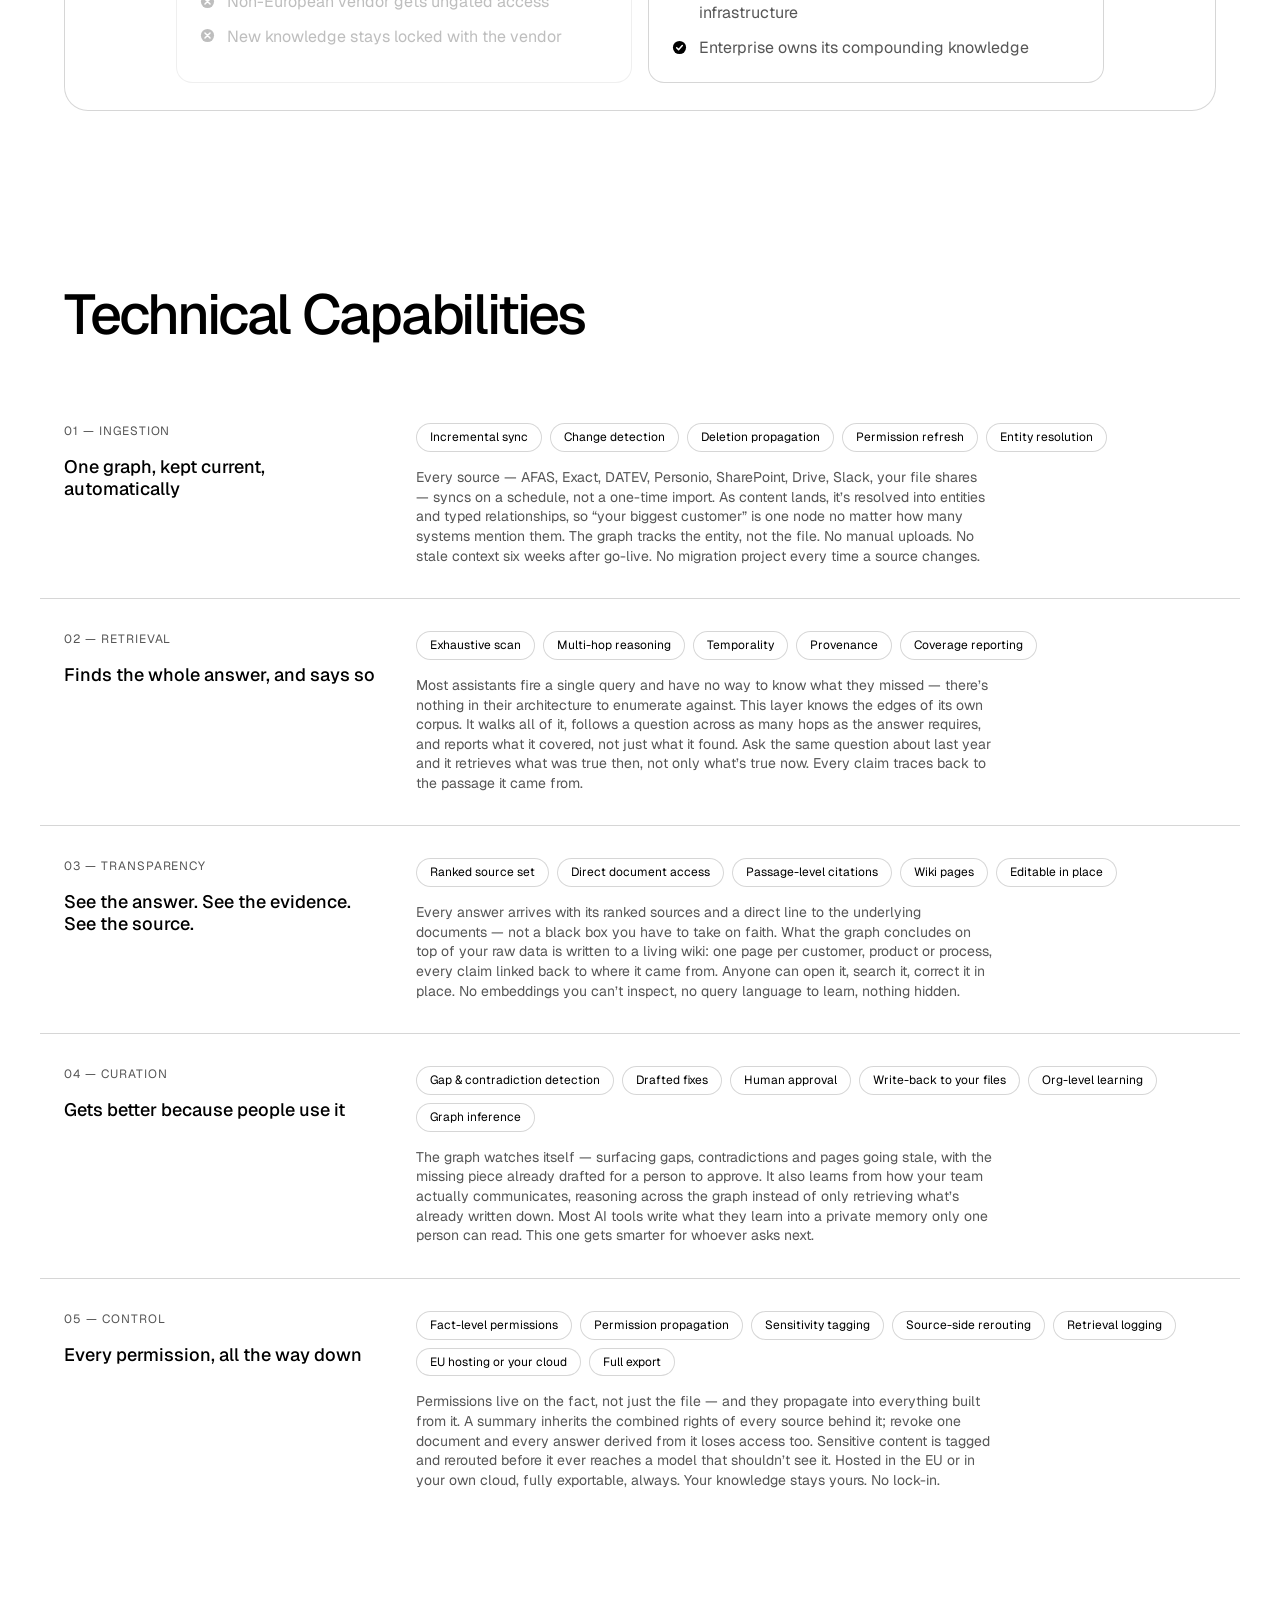
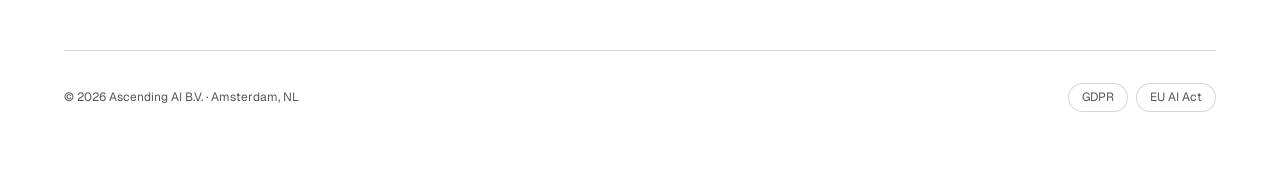
<file: security.html>
<!DOCTYPE html>
<html lang="en">
<head>
<meta charset="utf-8">
<meta name="viewport" content="width=device-width, initial-scale=1">
<title>graphzero | Knowledge Base B</title>
<meta name="description" content="Your knowledge, structured so AI can use it and governed so it stays yours: fact-level permissions, a full audit trail, and EU data residency.">
<meta property="og:title" content="graphzero | Knowledge Base B">
<meta property="og:description" content="Your knowledge, structured so AI can use it and governed so it stays yours: fact-level permissions, a full audit trail, and EU data residency.">
<meta property="og:type" content="website">
<link rel="preconnect" href="https://fonts.googleapis.com">
<link rel="preconnect" href="https://fonts.gstatic.com" crossorigin>
<!-- ?v= on the two files that actually change. Pages serves everything with
     max-age=600, so without it a browser can pick up new markup while still
     running ten-minute-old CSS and JS. Bump it in the same commit as an edit
     to either file. The design-system entry below is upstream and unversioned
     because nothing here edits it. -->
<link rel="stylesheet" href="https://fonts.googleapis.com/css2?family=Geist:wght@400;500;700&amp;display=swap">
<link rel="stylesheet" href="assets/design-system/styles.css">
<link rel="stylesheet" href="assets/site.css?v=142">
<link rel="icon" href="assets/graphzero-mark.svg?v=142" type="image/svg+xml">
</head>
<body data-surface="light">

<a class="skip" href="#main">Skip to content</a>

<div class="page" data-page="security">

  <!-- The wordmark is the way back to the top of the site, which is why the nav
       carries no entry for this page. -->
  <header class="site-header">
    <div class="brand-switch" data-identity-switch>
      <!-- Two identities under comparison, and scaffolding like the hero mark's
           arrow: drop this wrapper, the .brand-switch rules and the identity
           block in site.js once one is chosen, leaving the <a> where it is. -->
      <a class="brand" href="index.html" title="/graphzero">
        <span class="brand__slash">/</span><span class="brand__name">graphzero</span>
      </a>
      <button class="brand-switch__arrow" type="button" data-identity-step="1"
              aria-label="Next identity">&rsaquo;</button>
    </div>

    <button class="nav-toggle" type="button" aria-expanded="false" aria-controls="site-nav" aria-label="Menu">
      <span class="nav-toggle__bar"></span>
      <span class="nav-toggle__bar"></span>
    </button>

    <nav class="site-nav" id="site-nav" aria-label="Primary">
      <a href="index.html">Platform</a>
      <a href="platform-b.html">Platform B</a>
      <a href="platform-c.html">Platform C</a>
      <a href="platform-d.html">Platform D</a>
      <a href="knowledge-base.html">Knowledge Base</a>
      <a href="security.html" aria-current="page">Knowledge Base B</a>
      <a href="knowledge-base-3.html">Knowledge Base 3</a>

      <!-- Only ever seen in the sheet. The desktop bar has no room for it, and
           there the same call is one scroll away in the hero. -->
      <div class="nav-cta">
        <a class="btn btn--hero" href="mailto:david@ascending.ai?subject=Ascending%20AI">Book a founder call</a>
      </div>
    </nav>

    <div class="lang" role="group" aria-label="Language">
      <button class="lang__opt" type="button" data-lang="en" aria-current="true">EN</button>
      <button class="lang__opt" type="button" data-lang="de">DE</button>
      <button class="lang__opt" type="button" data-lang="nl">NL</button>
    </div>
  </header>

  <main id="main">

    <!-- ABOVE THE FOLD -->
    <!-- The reference's shape — a heading and a lead on the flat page, no
         panel and no mark, with the graphic directly beneath — set in this
         site's own type: .h2 is the step section 01 runs at on the Platform
         page, and the lead is the ordinary one. -->
    <section class="wrap sec-plain" id="trust">
      <h1 class="display plain-title">Your knowledge,<br>structured to empower <span class="hl">AI and ROI</span></h1>
      <p class="lead plain-lead">Our Knowledge Base turns your organization&rsquo;s data into one connected, reasoned and sovereign structure. From there, AI just works &mdash; securely, and with answers you can always trust.</p>
      <!-- The five marks on a tray, the way the reference opens its security
           page. Decoration with a job: the same five things the rows below
           name, shown before they are explained. Hidden from the reader of the
           page, because those rows carry the words. -->
      <div class="trust-stage" aria-hidden="true">
        <div class="trust-tray">
          <div class="trust-tile">
            <svg viewBox="0 0 24 24" fill="none" stroke="currentColor" stroke-width="2" stroke-linecap="round" stroke-linejoin="round" aria-hidden="true" xmlns="http://www.w3.org/2000/svg">
              <circle cx="7.5" cy="8.5" r="5.5"/><path d="m21 22-9.6-9.6"/><path d="m15.5 16.5 3-3L22 17l-3 3"/>
            </svg>
          </div>
          <div class="trust-tile">
            <svg viewBox="0 0 24 24" fill="none" stroke="currentColor" stroke-width="2" stroke-linecap="round" stroke-linejoin="round" aria-hidden="true" xmlns="http://www.w3.org/2000/svg">
              <path d="M14.5 2.5a2.12 2.12 0 0 1 3 3L6 17l-4 1 1-4Z"/><path d="m12.5 4.5 3 3"/>
              <circle cx="17.5" cy="17.5" r="5"/><path d="m15.3 17.6 1.6 1.6 3-3.2"/>
            </svg>
          </div>
          <div class="trust-tile">
            <svg viewBox="0 0 24 24" fill="none" stroke="currentColor" stroke-width="2" stroke-linecap="round" stroke-linejoin="round" aria-hidden="true" xmlns="http://www.w3.org/2000/svg">
              <path d="M11.4 1.7a1.5 1.5 0 0 1 1.2 0l8 3.6a.8.8 0 0 1 0 1.4l-8 3.6a1.5 1.5 0 0 1-1.2 0l-8-3.6a.8.8 0 0 1 0-1.4Z"/>
              <path d="m5.2 10.7-1.8.8a.8.8 0 0 0 0 1.4l8 3.6a1.5 1.5 0 0 0 1.2 0l8-3.6a.8.8 0 0 0 0-1.4l-1.8-.8"/>
              <path d="m5.2 15.2-1.8.8a.8.8 0 0 0 0 1.4l8 3.6a1.5 1.5 0 0 0 1.2 0l8-3.6a.8.8 0 0 0 0-1.4l-1.8-.8"/>
            </svg>
          </div>
          <div class="trust-tile">
            <svg viewBox="0 0 24 24" fill="none" stroke="currentColor" stroke-width="2" stroke-linecap="round" stroke-linejoin="round" aria-hidden="true" xmlns="http://www.w3.org/2000/svg">
              <path d="M14.5 2H6a2 2 0 0 0-2 2v9"/><path d="M20 13V7.5L14.5 2v4a1.5 1.5 0 0 0 1.5 1.5h4"/>
              <path d="M7.5 7h4M7.5 10.5h5"/>
              <circle cx="15.5" cy="16.5" r="5.5"/><path d="M15.5 13.8v2.9l1.9 1.2"/>
            </svg>
          </div>
          <div class="trust-tile">
            <svg viewBox="0 0 24 24" fill="none" stroke="currentColor" stroke-width="2" stroke-linecap="round" stroke-linejoin="round" aria-hidden="true" xmlns="http://www.w3.org/2000/svg">
              <rect x="2.5" y="5" width="15" height="6.5" rx="2"/><rect x="2.5" y="14.5" width="15" height="6.5" rx="2"/>
              <path d="M6 8.25h.01M6 17.75h.01"/>
              <path d="m20 1.6.95 1.93 2.13.31-1.54 1.5.36 2.12L20 6.46l-1.9 1-.36-2.12-1.54-1.5 2.13-.31Z"/>
            </svg>
          </div>
        </div>
      </div>

    </section>

    <!-- WHAT EACH LAYER DOES -->


    <section class="wrap sec" id="layers">
      <h2 class="h2 sec-head" style="max-width:44ch">Companies that make the right architectural choices get the full productivity benefits of AI &mdash; while keeping their knowledge governed, protected, and sovereign.</h2>

      <!-- Two columns because the point is that these are two layers, not one
           list. The assistant is what people touch; the knowledge base is what
           makes what they touch trustworthy. -->
      <div class="layer-grid">
        <article class="layer-card">
          <span class="eyebrow">AI Assistant</span>
          <hr class="rule">
          <p class="layer-card__role">What teams use.</p>
          <ul class="layer-list">
          <li><strong>Natural-language interface.</strong> Makes the knowledge base accessible through simple conversation — no query language required.</li>
          <li><strong>Advanced agentic capabilities.</strong> Executes tasks and workflows across the knowledge base — agents propose, people approve.</li>
          <li><strong>Web access for external information.</strong> Reaches beyond company knowledge for public or external context — no need to switch tools to search elsewhere.</li>
          <li><strong>Persistent context and memory.</strong> Carries context forward across a conversation and related chats within a project, so answers stay coherent without repeating yourself.</li>
          <li><strong>Meets you where you work.</strong> Available through the web, Slack, and Microsoft Teams — no context-switching to a separate tool.</li>
          </ul>
        </article>

        <article class="layer-card">
          <span class="eyebrow">Knowledge Base</span>
          <hr class="rule">
          <p class="layer-card__role">What makes it <span class="hl">trustworthy</span>.</p>
          <ul class="layer-list">
          <li><strong>Universal integration.</strong> Connects to every system that holds company knowledge — including tools like AFAS and DATEV that have no off-the-shelf MCP.</li>
          <li><strong>Full control, current and compounding.</strong> You own everything — the knowledge you start with, and everything the AI compounds on top of it — never the vendor.</li>
          <li><strong>EU data residency.</strong> Stays in Europe, on European-owned infrastructure — no US-owned dependency anywhere in the chain.</li>
          <li><strong>Fact-level permissions.</strong> Governs access down to the individual fact, so the AI assistant can act freely without ever exposing what a user shouldn’t see.</li>
          <li><strong>Sensitive-data masking.</strong> Blocks sensitive information such as IBANs from ever reaching the LLM.</li>
          <li><strong>Continuous maintenance.</strong> Actively checks for outdated information and inconsistencies, keeping the source of truth accurate over time.</li>
          <li><strong>Multi-hop reasoning support.</strong> Structures knowledge so complex, inferential questions get real answers — not just simple lookups.</li>
          <li><strong>Full audit trail.</strong> Logs what was retrieved, by whom, and when — protection and accountability built into every answer.</li>
          </ul>
        </article>
      </div>
    </section>

    <section class="wrap sec" id="architecture">
      <!-- Imported whole from the source file, markup and scoped styles
           together. Everything it needs is inside it: no script, no external
           asset, the logos inlined as data URIs and the view toggle done with
           a radio input rather than JavaScript. Its own class prefix keeps it
           off the page's namespace, and it asks for the same font stack the
           site already loads.

           Two things to know before touching it. Its ids are page-global, so a
           second copy on this page would need every id and every matching
           for=/href= suffixed. And AFAS and Exact draw as monogram tiles rather
           than logos, because the source had no verified mark for them &mdash;
           those two are the ones to swap if official assets turn up. -->
      <h2 class="h3-fixed af-head">One central knowledge base that is compatible with
        <!-- One line, five names, one at a time. All five stay in the markup:
             a screen reader reads the list, which is the same claim the
             animation is making one word at a time. -->
        <span class="rotator">
          <span class="rotator__item">Claude.</span>
          <span class="rotator__item">Copilot.</span>
          <span class="rotator__item">ChatGPT.</span>
          <span class="rotator__item"><span data-identity-name>graphzero</span> Search &amp; Agents.</span>
          <span class="rotator__item">your AI Assistant.</span>
        </span>
      </h2>

      <div class="embed">
      <div class="af-flow2 af-flow2--split" role="img" aria-label="Two diagrams comparing a direct MCP connection to source systems versus a knowledge base middleware that aggregates all sources before answering.">

        <input type="radio" id="af-tab-direct" name="af-tabs2" class="af-radio">
        <input type="radio" id="af-tab-kb" name="af-tabs2" class="af-radio" checked>

        <div class="af-panel">

          <!-- ================= VIEW 1 — One-to-one connections ================= -->
          <div class="af-view af-view-direct">
            <div class="af-row">
              <div class="af-diagram-col">
                <svg viewBox="0 40 1100 580" preserveAspectRatio="xMidYMid meet" xmlns="http://www.w3.org/2000/svg">
                  <defs>
                    <filter id="af-blur" x="-200%" y="-200%" width="500%" height="500%">
                      <feGaussianBlur stdDeviation="2.6"/>
                    </filter>
                  </defs>
            
            <g class="af-chip">
              <rect class="af-chip-rect" x="30" y="97.0" width="168" height="42" rx="10"/>
              <rect x="38" y="102.0" width="32" height="32" rx="7.7" class="af-logo-tile"/><g transform="translate(44.08,108.08) scale(0.8267)"><path fill="#036C70" d="M22 13.25q0 1.04-.4 1.95-.39.9-1.07 1.58t-1.59 1.08q-.91.39-1.94.39-.64 0-1.27-.16-.09.83-.46 1.54-.38.72-.97 1.25-.58.53-1.33.82-.76.3-1.59.3-.91 0-1.71-.35-.79-.34-1.39-.93-.59-.59-.93-1.39-.35-.8-.35-1.7v-.32q.03-.15.05-.31H2.83q-.33 0-.59-.24Q2 16.5 2 16.17V7.83q0-.33.24-.59Q2.5 7 2.83 7h2.95q.12-1.06.61-2 .48-.89 1.24-1.56.75-.68 1.71-1.06T11.38 2q1.16 0 2.18.44 1.03.45 1.79 1.21t1.21 1.79Q17 6.46 17 7.63v.31q0 .15-.04.31 1.04 0 1.95.39.92.39 1.59 1.07.71.67 1.1 1.58.4.92.4 1.96m-10.63-10q-.81 0-1.54.29-.74.28-1.33.78-.56.5-.95 1.18-.38.7-.5 1.5h4.12q.33 0 .59.25.24.25.24.58v4.12l.18-.03q.17-.62.5-1.18.32-.57.79-1.02.45-.45 1.03-.79.54-.33 1.17-.5.08-.43.08-.8 0-.91-.35-1.71-.34-.79-.94-1.38-.59-.59-1.38-.94-.8-.35-1.71-.35m-4.27 12q.45 0 .9-.09.42-.09.76-.31.34-.21.55-.56.19-.36.19-.88 0-.53-.2-.88-.22-.35-.55-.59-.33-.23-.71-.38l-.72-.29Q7 11.14 6.77 11q-.22-.15-.22-.38 0-.16.12-.27.12-.1.28-.15.16-.07.33-.09.18-.01.3-.01.49 0 .88.12.38.13.79.38V9.12Q9 9.05 8.81 9q-.2-.05-.39-.08-.2-.03-.42-.05-.2-.01-.45-.01-.43 0-.88.09-.45.1-.82.32-.35.23-.59.56-.23.35-.23.86 0 .5.22.81.22.35.55.59.33.23.7.41l.72.29q.34.14.56.29.22.16.22.38 0 .19-.11.3-.1.11-.26.16-.13.08-.32.08H7q-.59 0-1.04-.18-.46-.2-.92-.52v1.56q.99.39 2.06.39m4.27 5.5q.63 0 1.21-.25.57-.24 1-.66.42-.43.67-1t.25-1.21q0-.56-.19-1.07-.18-.51-.51-.91-.34-.41-.8-.69-.45-.28-1-.4v1.61q0 .33-.24.59-.26.24-.59.24H8.31q-.06.31-.06.63 0 .64.25 1.21.24.57.66 1 .43.42 1 .66.57.25 1.21.25M17 17q.77 0 1.45-.29.69-.29 1.2-.81.51-.51.81-1.19.29-.68.29-1.46 0-.75-.29-1.45-.3-.69-.81-1.2t-1.2-.81Q17.77 9.5 17 9.5t-1.45.3-1.19.81-.81 1.19q-.3.7-.3 1.45v.21l.02.22q.46.22.85.54.38.32.7.71.3.4.52.86.21.46.32.95.66.26 1.34.26"/></g>
              <text class="af-chip-label" x="82" y="122.5">SharePoint</text>
            </g>
            <g class="af-chip">
              <rect class="af-chip-rect" x="30" y="145.0" width="168" height="42" rx="10"/>
              <rect x="38" y="150.0" width="32" height="32" rx="7.7" class="af-logo-tile"/><g transform="translate(44.08,156.08) scale(0.6200)"><path fill="#0072c6" d="M19.484 7.937v5.477l1.916 1.205a.5.5 0 0 0 .21 0l8.238-5.554a1.174 1.174 0 0 0-.959-1.128Z"/><path fill="#0072c6" d="m19.484 15.457l1.747 1.2a.52.52 0 0 0 .543 0c-.3.181 8.073-5.378 8.073-5.378v10.066a1.408 1.408 0 0 1-1.49 1.555h-8.874zm-9.044-2.525a1.61 1.61 0 0 0-1.42.838a4.13 4.13 0 0 0-.526 2.218A4.05 4.05 0 0 0 9.02 18.2a1.6 1.6 0 0 0 2.771.022a4 4 0 0 0 .515-2.2a4.37 4.37 0 0 0-.5-2.281a1.54 1.54 0 0 0-1.366-.809"/><path fill="#0072c6" d="M2.153 5.155v21.427L18.453 30V2Zm10.908 14.336a3.23 3.23 0 0 1-2.7 1.361a3.19 3.19 0 0 1-2.64-1.318A5.46 5.46 0 0 1 6.706 16.1a5.87 5.87 0 0 1 1.036-3.616a3.27 3.27 0 0 1 2.744-1.384a3.12 3.12 0 0 1 2.61 1.321a5.64 5.64 0 0 1 1 3.484a5.76 5.76 0 0 1-1.035 3.586"/></g>
              <text class="af-chip-label" x="82" y="170.5">Outlook</text>
            </g>
            <g class="af-chip">
              <rect class="af-chip-rect" x="30" y="193.0" width="168" height="42" rx="10"/>
              <rect x="38" y="198.0" width="32" height="32" rx="7.7" class="af-logo-tile"/><g transform="translate(44.08,205.13) scale(0.0775)"><path fill="#0066da" d="m19.354 196.034l11.29 19.5c2.346 4.106 5.718 7.332 9.677 9.678q17.009-21.591 23.68-33.137q6.77-11.717 16.641-36.655q-26.604-3.502-40.32-3.502q-13.165 0-40.322 3.502c0 4.545 1.173 9.09 3.519 13.196z"/><path fill="#ea4335" d="M215.681 225.212c3.96-2.346 7.332-5.572 9.677-9.677l4.692-8.064l22.434-38.855a26.57 26.57 0 0 0 3.518-13.196q-27.315-3.502-40.247-3.502q-13.899 0-40.248 3.502q9.754 25.075 16.422 36.655q6.724 11.683 23.752 33.137"/><path fill="#00832d" d="M128.001 73.311q19.68-23.768 27.125-36.655q5.996-10.377 13.196-33.137C164.363 1.173 159.818 0 155.126 0h-54.25C96.184 0 91.64 1.32 87.68 3.519q9.16 26.103 15.544 37.154q7.056 12.213 24.777 32.638"/><path fill="#2684fc" d="M175.36 155.42H80.642l-40.32 69.792c3.958 2.346 8.503 3.519 13.195 3.519h148.968c4.692 0 9.238-1.32 13.196-3.52z"/><path fill="#00ac47" d="M128.001 73.311L87.681 3.52c-3.96 2.346-7.332 5.571-9.678 9.677L3.519 142.224A26.57 26.57 0 0 0 0 155.42h80.642z"/><path fill="#ffba00" d="m215.242 77.71l-37.243-64.514c-2.345-4.106-5.718-7.331-9.677-9.677l-40.32 69.792l47.358 82.109h80.496c0-4.546-1.173-9.09-3.519-13.196z"/></g>
              <text class="af-chip-label" x="82" y="218.5">Google Drive</text>
            </g>
            <g class="af-chip">
              <rect class="af-chip-rect" x="30" y="241.0" width="168" height="42" rx="10"/>
              <rect x="38" y="246.0" width="32" height="32" rx="7.7" class="af-logo-tile"/><g transform="translate(44.40,252.40) scale(0.8000)"><path d="M24 5.457v13.909c0 .904-.732 1.636-1.636 1.636h-3.819V11.73L12 16.64l-6.545-4.91v9.273H1.636A1.636 1.636 0 0 1 0 19.366V5.457c0-2.023 2.309-3.178 3.927-1.964L5.455 4.64 12 9.548l6.545-4.91 1.528-1.145C21.69 2.28 24 3.434 24 5.457z" fill="#EA4335"/></g>
              <text class="af-chip-label" x="82" y="266.5">Gmail</text>
            </g>
            <g class="af-chip">
              <rect class="af-chip-rect" x="30" y="289.0" width="168" height="42" rx="10"/>
              <rect x="38" y="294.0" width="32" height="32" rx="7.7" class="af-logo-tile"/><g transform="translate(44.40,300.40) scale(0.8000)"><path d="M18.164 7.93V5.084a2.198 2.198 0 001.267-1.978v-.067A2.2 2.2 0 0017.238.845h-.067a2.2 2.2 0 00-2.193 2.193v.067a2.196 2.196 0 001.252 1.973l.013.006v2.852a6.22 6.22 0 00-2.969 1.31l.012-.01-7.828-6.095A2.497 2.497 0 104.3 4.656l-.012.006 7.697 5.991a6.176 6.176 0 00-1.038 3.446c0 1.343.425 2.588 1.147 3.607l-.013-.02-2.342 2.343a1.968 1.968 0 00-.58-.095h-.002a2.033 2.033 0 102.033 2.033 1.978 1.978 0 00-.1-.595l.005.014 2.317-2.317a6.247 6.247 0 104.782-11.134l-.036-.005zm-.964 9.378a3.206 3.206 0 113.215-3.207v.002a3.206 3.206 0 01-3.207 3.207z" fill="#FF7A59"/></g>
              <text class="af-chip-label" x="82" y="314.5">HubSpot</text>
            </g>
            <g class="af-chip af-chip-muted">
              <rect class="af-chip-rect" x="30" y="337.0" width="168" height="42" rx="10"/>
              <rect x="38" y="342.0" width="32" height="32" rx="7.7" class="af-logo-tile"/><g transform="translate(44.40,348.40) scale(0.8000)"><path d="M0 .165v16.9174h23.9147V.1651Zm.017 18.1842v5.4857h1.9809c1.4754 0 2.7429-1.1832 2.7429-2.7005-.042-1.686-1.0982-2.7852-2.5736-2.7852zm6.62 0-2.1079 5.4857H5.706l1.6422-4.3428 1.3546 3.454h-1.524v.8888h3.0392l-2.1502-5.4857Zm2.6498 0v.9312h1.7778v4.5545h1.219v-4.5545h1.727v-.9312zm5.1894 0v5.4857h3.7926v-.8889h-2.6159v-1.5153h2.3196v-.9313h-2.3196v-1.219h2.4889v-.9312zm3.962 0 2.1502 5.4857h1.3037L24 18.3492h-2.9037v.9312h1.3884l-1.2699 3.327-1.5577-4.2582zm-17.2869.9312h.9313c.9271 0 1.5576.6735 1.5153 1.8117-.042 1.1804-.8425 1.8116-1.8116 1.8116h-.635Z" fill="#b9b9c2"/></g>
              <text class="af-chip-label" x="82" y="362.5">DATEV</text>
            </g>
            <g class="af-chip af-chip-muted">
              <rect class="af-chip-rect" x="30" y="385.0" width="168" height="42" rx="10"/>
              <image href="[data-uri]" x="38" y="390.0" width="32" height="32" preserveAspectRatio="xMidYMid slice" style="clip-path:inset(0 round 7.7px);opacity:0.45;filter:grayscale(1)"/>
              <text class="af-chip-label" x="82" y="410.5">AFAS</text>
            </g>
            <g class="af-chip af-chip-muted">
              <rect class="af-chip-rect" x="30" y="433.0" width="168" height="42" rx="10"/>
              <image href="[data-uri]" x="38" y="438.0" width="32" height="32" preserveAspectRatio="xMidYMid slice" style="clip-path:inset(0 round 7.7px);opacity:0.45;filter:grayscale(1)"/>
              <text class="af-chip-label" x="82" y="458.5">Exact</text>
            </g>
            <g class="af-chip af-chip-muted">
              <rect class="af-chip-rect" x="30" y="481.0" width="168" height="42" rx="10"/>
              <rect x="38" y="486.0" width="32" height="32" rx="7.7" class="af-logo-tile"/><g transform="translate(44.40,492.40) scale(0.8000)"><path d="M21.603 24H2.47v-1.563h19.133Zm-6.167-4.044c.557.145 1.137-.244 1.303-.867.166-.624-.157-1.25-.713-1.39-.556-.142-1.137.24-1.304.865-.167.624.156 1.25.714 1.39zM22.37.676c-1.737-1.347-5.387-.43-8.145.576A41.707 41.705 0 0 0 5.64 5.625C3.624 6.985 1.135 8.987.748 10.814a1.43 1.43 0 0 0 .28 1.263c.505.59 1.354.576 1.516.568a.781.781 0 0 0 .51-1.368.783.783 0 0 0-.58-.193.877.877 0 0 1-.181-.016c.58-2.136 6.69-6.232 12.47-8.342 3.858-1.408 5.964-1.342 6.649-.81.284.22.433.487.23 1.062-.545 1.535-3.2 3.96-7.108 6.48-.725.467-1.434.898-2.11 1.29.544-1.92 1.1-3.88 1.582-5.561a.782.782 0 0 0-1.504-.43 2070.72 2070.634 0 0 0-2.002 7.05c-1.564.811-2.754 1.3-3.22 1.366a.783.783 0 0 0-1.025 1.095c.134.226.4.476.929.476.088 0 .177-.007.264-.02.54-.073 1.417-.395 2.485-.884-.758 2.702-1.373 4.975-1.407 5.282a.781.781 0 0 0 .69.858.668.668 0 0 0 .087 0 .783.783 0 0 0 .775-.685c.062-.38.822-3.133 1.746-6.42a58.241 58.239 0 0 0 4.01-2.401c5.435-3.587 7.007-5.917 7.362-7.241.277-1.02-.017-1.93-.825-2.557z" fill="#b9b9c2"/></g>
              <text class="af-chip-label" x="82" y="506.5">Personio</text>
            </g>
            
            <g class="af-flow-unit">
              <path id="af-dpath-0" class="af-line-base af-line-direct" d="M198,118.0 C428,118.0 620,310.0 850,310"/>
              <path class="af-line-glow af-line-direct" d="M198,118.0 C428,118.0 620,310.0 850,310">
                <animate attributeName="opacity" values="0;0;0.85;0.85;0;0" keyTimes="0;0.00000;0.00937;0.13125;0.14062;1" dur="16.0s" begin="0s" repeatCount="indefinite" />
              </path>
              <circle class="af-chip-pulse" cx="54.0" cy="118.0" r="22.0">
                <animate attributeName="opacity" values="0;0;0.55;0.55;0;0" keyTimes="0;0.00000;0.00937;0.13125;0.14062;1" dur="16.0s" begin="0s" repeatCount="indefinite" />
              </circle>
              <g class="af-packet-ping">
                <circle class="af-ping-ring" r="6"/>
                <animateMotion dur="16.0s" begin="0s" repeatCount="indefinite" keyPoints="1;1;0;0" keyTimes="0;0.00000;0.05937;1" calcMode="linear"><mpath href="#af-dpath-0"/></animateMotion>
                <animate attributeName="opacity" values="0;0;0.9;0.9;0;0" keyTimes="0;0.00000;0.00313;0.05625;0.05937;1" dur="16.0s" begin="0s" repeatCount="indefinite" />
              </g>
              <g class="af-packet">
                <circle class="af-packet-glow" r="6.5"/>
                <circle class="af-packet-core" r="2.6"/>
                <animateMotion dur="16.0s" begin="0s" repeatCount="indefinite" keyPoints="0;0;1;1" keyTimes="0;0.08125;0.14062;1" calcMode="linear"><mpath href="#af-dpath-0"/></animateMotion>
                <animate attributeName="opacity" values="0;0;1;1;0;0" keyTimes="0;0.08125;0.08500;0.13687;0.14062;1" dur="16.0s" begin="0s" repeatCount="indefinite" />
              </g>
            </g>
            <g class="af-flow-unit">
              <path id="af-dpath-1" class="af-line-base af-line-direct" d="M198,166.0 C428,166.0 620,310.0 850,310"/>
              <path class="af-line-glow af-line-direct" d="M198,166.0 C428,166.0 620,310.0 850,310">
                <animate attributeName="opacity" values="0;0;0.85;0.85;0;0" keyTimes="0;0.16250;0.17188;0.29375;0.30312;1" dur="16.0s" begin="0s" repeatCount="indefinite" />
              </path>
              <circle class="af-chip-pulse" cx="54.0" cy="166.0" r="22.0">
                <animate attributeName="opacity" values="0;0;0.55;0.55;0;0" keyTimes="0;0.16250;0.17188;0.29375;0.30312;1" dur="16.0s" begin="0s" repeatCount="indefinite" />
              </circle>
              <g class="af-packet-ping">
                <circle class="af-ping-ring" r="6"/>
                <animateMotion dur="16.0s" begin="0s" repeatCount="indefinite" keyPoints="1;1;0;0" keyTimes="0;0.16250;0.22187;1" calcMode="linear"><mpath href="#af-dpath-1"/></animateMotion>
                <animate attributeName="opacity" values="0;0;0.9;0.9;0;0" keyTimes="0;0.16250;0.16562;0.21875;0.22187;1" dur="16.0s" begin="0s" repeatCount="indefinite" />
              </g>
              <g class="af-packet">
                <circle class="af-packet-glow" r="6.5"/>
                <circle class="af-packet-core" r="2.6"/>
                <animateMotion dur="16.0s" begin="0s" repeatCount="indefinite" keyPoints="0;0;1;1" keyTimes="0;0.24375;0.30312;1" calcMode="linear"><mpath href="#af-dpath-1"/></animateMotion>
                <animate attributeName="opacity" values="0;0;1;1;0;0" keyTimes="0;0.24375;0.24750;0.29938;0.30312;1" dur="16.0s" begin="0s" repeatCount="indefinite" />
              </g>
            </g>
            <g class="af-flow-unit">
              <path id="af-dpath-2" class="af-line-base af-line-direct" d="M198,214.0 C428,214.0 620,310.0 850,310"/>
              <path class="af-line-glow af-line-direct" d="M198,214.0 C428,214.0 620,310.0 850,310">
                <animate attributeName="opacity" values="0;0;0.85;0.85;0;0" keyTimes="0;0.40000;0.40938;0.53125;0.54063;1" dur="16.0s" begin="0s" repeatCount="indefinite" />
              </path>
              <circle class="af-chip-pulse" cx="54.0" cy="214.0" r="22.0">
                <animate attributeName="opacity" values="0;0;0.55;0.55;0;0" keyTimes="0;0.40000;0.40938;0.53125;0.54063;1" dur="16.0s" begin="0s" repeatCount="indefinite" />
              </circle>
              <g class="af-packet-ping">
                <circle class="af-ping-ring" r="6"/>
                <animateMotion dur="16.0s" begin="0s" repeatCount="indefinite" keyPoints="1;1;0;0" keyTimes="0;0.40000;0.45938;1" calcMode="linear"><mpath href="#af-dpath-2"/></animateMotion>
                <animate attributeName="opacity" values="0;0;0.9;0.9;0;0" keyTimes="0;0.40000;0.40313;0.45625;0.45938;1" dur="16.0s" begin="0s" repeatCount="indefinite" />
              </g>
              <g class="af-packet">
                <circle class="af-packet-glow" r="6.5"/>
                <circle class="af-packet-core" r="2.6"/>
                <animateMotion dur="16.0s" begin="0s" repeatCount="indefinite" keyPoints="0;0;1;1" keyTimes="0;0.48125;0.54063;1" calcMode="linear"><mpath href="#af-dpath-2"/></animateMotion>
                <animate attributeName="opacity" values="0;0;1;1;0;0" keyTimes="0;0.48125;0.48500;0.53687;0.54063;1" dur="16.0s" begin="0s" repeatCount="indefinite" />
              </g>
            </g>
            <g class="af-flow-unit">
              <path id="af-dpath-3" class="af-line-base af-line-direct" d="M198,262.0 C428,262.0 620,310.0 850,310"/>
              <path class="af-line-glow af-line-direct" d="M198,262.0 C428,262.0 620,310.0 850,310">
                <animate attributeName="opacity" values="0;0;0.85;0.85;0;0" keyTimes="0;0.56875;0.57812;0.70000;0.70937;1" dur="16.0s" begin="0s" repeatCount="indefinite" />
              </path>
              <circle class="af-chip-pulse" cx="54.0" cy="262.0" r="22.0">
                <animate attributeName="opacity" values="0;0;0.55;0.55;0;0" keyTimes="0;0.56875;0.57812;0.70000;0.70937;1" dur="16.0s" begin="0s" repeatCount="indefinite" />
              </circle>
              <g class="af-packet-ping">
                <circle class="af-ping-ring" r="6"/>
                <animateMotion dur="16.0s" begin="0s" repeatCount="indefinite" keyPoints="1;1;0;0" keyTimes="0;0.56875;0.62812;1" calcMode="linear"><mpath href="#af-dpath-3"/></animateMotion>
                <animate attributeName="opacity" values="0;0;0.9;0.9;0;0" keyTimes="0;0.56875;0.57188;0.62500;0.62812;1" dur="16.0s" begin="0s" repeatCount="indefinite" />
              </g>
              <g class="af-packet">
                <circle class="af-packet-glow" r="6.5"/>
                <circle class="af-packet-core" r="2.6"/>
                <animateMotion dur="16.0s" begin="0s" repeatCount="indefinite" keyPoints="0;0;1;1" keyTimes="0;0.65000;0.70937;1" calcMode="linear"><mpath href="#af-dpath-3"/></animateMotion>
                <animate attributeName="opacity" values="0;0;1;1;0;0" keyTimes="0;0.65000;0.65375;0.70562;0.70937;1" dur="16.0s" begin="0s" repeatCount="indefinite" />
              </g>
            </g>
            <g class="af-flow-unit">
              <path id="af-dpath-4" class="af-line-base af-line-direct" d="M198,310.0 C428,310.0 620,310.0 850,310"/>
              <path class="af-line-glow af-line-direct" d="M198,310.0 C428,310.0 620,310.0 850,310">
                <animate attributeName="opacity" values="0;0;0.85;0.85;0;0" keyTimes="0;0.79375;0.80312;0.92500;0.93437;1" dur="16.0s" begin="0s" repeatCount="indefinite" />
              </path>
              <circle class="af-chip-pulse" cx="54.0" cy="310.0" r="22.0">
                <animate attributeName="opacity" values="0;0;0.55;0.55;0;0" keyTimes="0;0.79375;0.80312;0.92500;0.93437;1" dur="16.0s" begin="0s" repeatCount="indefinite" />
              </circle>
              <g class="af-packet-ping">
                <circle class="af-ping-ring" r="6"/>
                <animateMotion dur="16.0s" begin="0s" repeatCount="indefinite" keyPoints="1;1;0;0" keyTimes="0;0.79375;0.85312;1" calcMode="linear"><mpath href="#af-dpath-4"/></animateMotion>
                <animate attributeName="opacity" values="0;0;0.9;0.9;0;0" keyTimes="0;0.79375;0.79688;0.85000;0.85312;1" dur="16.0s" begin="0s" repeatCount="indefinite" />
              </g>
              <g class="af-packet">
                <circle class="af-packet-glow" r="6.5"/>
                <circle class="af-packet-core" r="2.6"/>
                <animateMotion dur="16.0s" begin="0s" repeatCount="indefinite" keyPoints="0;0;1;1" keyTimes="0;0.87500;0.93437;1" calcMode="linear"><mpath href="#af-dpath-4"/></animateMotion>
                <animate attributeName="opacity" values="0;0;1;1;0;0" keyTimes="0;0.87500;0.87875;0.93062;0.93437;1" dur="16.0s" begin="0s" repeatCount="indefinite" />
              </g>
            </g><path class="af-line-muted" d="M198,358.0 C428,358.0 620,310.0 850,310"/><path class="af-line-muted" d="M198,406.0 C428,406.0 620,310.0 850,310"/><path class="af-line-muted" d="M198,454.0 C428,454.0 620,310.0 850,310"/><path class="af-line-muted" d="M198,502.0 C428,502.0 620,310.0 850,310"/>
            
            <g class="af-ast-direct">
              <rect class="af-ast-rect" x="850" y="150" width="205" height="330" rx="20"/>
              <text class="af-ast-title" x="952.5" y="180" text-anchor="middle">AI Assistant</text>
        
              <g>
                <rect x="887.5" y="198.0" width="58" height="58" rx="13.9" class="af-logo-tile"/><g transform="translate(899.10,209.60) scale(1.4500)"><path d="M4.709 15.955l4.72-2.647.08-.23-.08-.128H9.2l-.79-.048-2.698-.073-2.339-.097-2.266-.122-.571-.121L0 11.784l.055-.352.48-.321.686.06 1.52.103 2.278.158 1.652.097 2.449.255h.389l.055-.157-.134-.098-.103-.097-2.358-1.596-2.552-1.688-1.336-.972-.724-.491-.364-.462-.158-1.008.656-.722.881.06.225.061.893.686 1.908 1.476 2.491 1.833.365.304.145-.103.019-.073-.164-.274-1.355-2.446-1.446-2.49-.644-1.032-.17-.619a2.97 2.97 0 01-.104-.729L6.283.134 6.696 0l.996.134.42.364.62 1.414 1.002 2.229 1.555 3.03.456.898.243.832.091.255h.158V9.01l.128-1.706.237-2.095.23-2.695.08-.76.376-.91.747-.492.584.28.48.685-.067.444-.286 1.851-.559 2.903-.364 1.942h.212l.243-.242.985-1.306 1.652-2.064.73-.82.85-.904.547-.431h1.033l.76 1.129-.34 1.166-1.064 1.347-.881 1.142-1.264 1.7-.79 1.36.073.11.188-.02 2.856-.606 1.543-.28 1.841-.315.833.388.091.395-.328.807-1.969.486-2.309.462-3.439.813-.042.03.049.061 1.549.146.662.036h1.622l3.02.225.79.522.474.638-.079.485-1.215.62-1.64-.389-3.829-.91-1.312-.329h-.182v.11l1.093 1.068 2.006 1.81 2.509 2.33.127.578-.322.455-.34-.049-2.205-1.657-.851-.747-1.926-1.62h-.128v.17l.444.649 2.345 3.521.122 1.08-.17.353-.608.213-.668-.122-1.374-1.925-1.415-2.167-1.143-1.943-.14.08-.674 7.254-.316.37-.729.28-.607-.461-.322-.747.322-1.476.389-1.924.315-1.53.286-1.9.17-.632-.012-.042-.14.018-1.434 1.967-2.18 2.945-1.726 1.845-.414.164-.717-.37.067-.662.401-.589 2.388-3.036 1.44-1.882.93-1.086-.006-.158h-.055L4.132 18.56l-1.13.146-.487-.456.061-.746.231-.243 1.908-1.312-.006.006z" fill="#D97757"/></g>
                <text class="af-ast-label" x="916.5" y="270.0" text-anchor="middle">Claude</text>
              </g>
              <g>
                <rect x="959.5" y="198.0" width="58" height="58" rx="13.9" class="af-logo-tile"/><g transform="translate(969.36,207.86) scale(1.5950)"><defs><defs><radialGradient cx="85.44%" cy="100.653%" fx="85.44%" fy="100.653%" gradientTransform="scale(-.8553 -1) rotate(50.927 2.041 -1.946)" id="af-copilot-grad-i1-0" r="105.116%"><stop offset="9.6%" stop-color="#00AEFF"></stop><stop offset="77.3%" stop-color="#2253CE"></stop><stop offset="100%" stop-color="#0736C4"></stop></radialGradient><radialGradient cx="18.143%" cy="32.928%" fx="18.143%" fy="32.928%" gradientTransform="scale(.8897 1) rotate(52.069 .193 .352)" id="af-copilot-grad-i1-1" r="95.612%"><stop offset="0%" stop-color="#FFB657"></stop><stop offset="63.4%" stop-color="#FF5F3D"></stop><stop offset="92.3%" stop-color="#C02B3C"></stop></radialGradient><radialGradient cx="82.987%" cy="-9.792%" fx="82.987%" fy="-9.792%" gradientTransform="scale(-1 -.9441) rotate(-70.872 .142 1.17)" id="af-copilot-grad-i1-4" r="140.622%"><stop offset="6.6%" stop-color="#8C48FF"></stop><stop offset="50%" stop-color="#F2598A"></stop><stop offset="89.6%" stop-color="#FFB152"></stop></radialGradient><linearGradient id="af-copilot-grad-i1-2" x1="39.465%" x2="46.884%" y1="12.117%" y2="103.774%"><stop offset="15.6%" stop-color="#0D91E1"></stop><stop offset="48.7%" stop-color="#52B471"></stop><stop offset="65.2%" stop-color="#98BD42"></stop><stop offset="93.7%" stop-color="#FFC800"></stop></linearGradient><linearGradient id="af-copilot-grad-i1-3" x1="45.949%" x2="50%" y1="0%" y2="100%"><stop offset="0%" stop-color="#3DCBFF"></stop><stop offset="24.7%" stop-color="#0588F7" stop-opacity="0"></stop></linearGradient><linearGradient id="af-copilot-grad-i1-5" x1="83.507%" x2="83.453%" y1="-6.106%" y2="21.131%"><stop offset="5.8%" stop-color="#F8ADFA"></stop><stop offset="70.8%" stop-color="#A86EDD" stop-opacity="0"></stop></linearGradient></defs></defs><path d="M17.533 1.829A2.528 2.528 0 0015.11 0h-.737a2.531 2.531 0 00-2.484 2.087l-1.263 6.937.314-1.08a2.528 2.528 0 012.424-1.833h4.284l1.797.706 1.731-.706h-.505a2.528 2.528 0 01-2.423-1.829l-.715-2.453z" fill="url(#af-copilot-grad-i1-0)" transform="translate(0 1)"></path><path d="M6.726 20.16A2.528 2.528 0 009.152 22h1.566c1.37 0 2.49-1.1 2.525-2.48l.17-6.69-.357 1.228a2.528 2.528 0 01-2.423 1.83h-4.32l-1.54-.842-1.667.843h.497c1.124 0 2.113.75 2.426 1.84l.697 2.432z" fill="url(#af-copilot-grad-i1-1)" transform="translate(0 1)"></path><path d="M15 0H6.252c-2.5 0-4 3.331-5 6.662-1.184 3.947-2.734 9.225 1.75 9.225H6.78c1.13 0 2.12-.753 2.43-1.847.657-2.317 1.809-6.359 2.713-9.436.46-1.563.842-2.906 1.43-3.742A1.97 1.97 0 0115 0" fill="url(#af-copilot-grad-i1-2)" transform="translate(0 1)"></path><path d="M15 0H6.252c-2.5 0-4 3.331-5 6.662-1.184 3.947-2.734 9.225 1.75 9.225H6.78c1.13 0 2.12-.753 2.43-1.847.657-2.317 1.809-6.359 2.713-9.436.46-1.563.842-2.906 1.43-3.742A1.97 1.97 0 0115 0" fill="url(#af-copilot-grad-i1-3)" transform="translate(0 1)"></path><path d="M9 22h8.749c2.5 0 4-3.332 5-6.663 1.184-3.948 2.734-9.227-1.75-9.227H17.22c-1.129 0-2.12.754-2.43 1.848a1149.2 1149.2 0 01-2.713 9.437c-.46 1.564-.842 2.907-1.43 3.743A1.97 1.97 0 019 22" fill="url(#af-copilot-grad-i1-4)" transform="translate(0 1)"></path><path d="M9 22h8.749c2.5 0 4-3.332 5-6.663 1.184-3.948 2.734-9.227-1.75-9.227H17.22c-1.129 0-2.12.754-2.43 1.848a1149.2 1149.2 0 01-2.713 9.437c-.46 1.564-.842 2.907-1.43 3.743A1.97 1.97 0 019 22" fill="url(#af-copilot-grad-i1-5)" transform="translate(0 1)"></path></g>
                <text class="af-ast-label" x="988.5" y="270.0" text-anchor="middle">Copilot</text>
              </g>
              <g>
                <rect x="887.5" y="286.0" width="58" height="58" rx="13.9" class="af-logo-tile"/><g transform="translate(899.10,297.60) scale(1.4500)"><path d="M9.205 8.658v-2.26c0-.19.072-.333.238-.428l4.543-2.616c.619-.357 1.356-.523 2.117-.523 2.854 0 4.662 2.212 4.662 4.566 0 .167 0 .357-.024.547l-4.71-2.759a.797.797 0 00-.856 0l-5.97 3.473zm10.609 8.8V12.06c0-.333-.143-.57-.429-.737l-5.97-3.473 1.95-1.118a.433.433 0 01.476 0l4.543 2.617c1.309.76 2.189 2.378 2.189 3.948 0 1.808-1.07 3.473-2.76 4.163zM7.802 12.703l-1.95-1.142c-.167-.095-.239-.238-.239-.428V5.899c0-2.545 1.95-4.472 4.591-4.472 1 0 1.927.333 2.712.928L8.23 5.067c-.285.166-.428.404-.428.737v6.898zM12 15.128l-2.795-1.57v-3.33L12 8.658l2.795 1.57v3.33L12 15.128zm1.796 7.23c-1 0-1.927-.332-2.712-.927l4.686-2.712c.285-.166.428-.404.428-.737v-6.898l1.974 1.142c.167.095.238.238.238.428v5.233c0 2.545-1.974 4.472-4.614 4.472zm-5.637-5.303l-4.544-2.617c-1.308-.761-2.188-2.378-2.188-3.948A4.482 4.482 0 014.21 6.327v5.423c0 .333.143.571.428.738l5.947 3.449-1.95 1.118a.432.432 0 01-.476 0zm-.262 3.9c-2.688 0-4.662-2.021-4.662-4.519 0-.19.024-.38.047-.57l4.686 2.71c.286.167.571.167.856 0l5.97-3.448v2.26c0 .19-.07.333-.237.428l-4.543 2.616c-.619.357-1.356.523-2.117.523zm5.899 2.83a5.947 5.947 0 005.827-4.756C22.287 18.339 24 15.84 24 13.296c0-1.665-.713-3.282-1.998-4.448.119-.5.19-.999.19-1.498 0-3.401-2.759-5.947-5.946-5.947-.642 0-1.26.095-1.88.31A5.962 5.962 0 0010.205 0a5.947 5.947 0 00-5.827 4.757C1.713 5.447 0 7.945 0 10.49c0 1.666.713 3.283 1.998 4.448-.119.5-.19 1-.19 1.499 0 3.401 2.759 5.946 5.946 5.946.642 0 1.26-.095 1.88-.309a5.96 5.96 0 004.162 1.713z" fill="#0B0B0C"/></g>
                <text class="af-ast-label" x="916.5" y="358.0" text-anchor="middle">ChatGPT</text>
              </g>
              <g>
                <rect x="959.5" y="286.0" width="58" height="58" rx="13.9" class="af-logo-tile"/><g transform="translate(969.80,325.34) scale(0.03519,-0.03519)"><path d="M37 -110 333 750H435L140 -110Z" fill="#0000ff"/><path d="M289 -162Q226 -162 178.0 -143.0Q130 -124 99.0 -89.5Q68 -55 57 -9L167 -2Q178 -35 205.5 -54.5Q233 -74 289 -74Q355 -74 390.5 -46.0Q426 -18 426 39V116Q407 75 365.0 51.0Q323 27 271 27Q204 27 152.0 60.0Q100 93 71.0 151.0Q42 209 42 285Q42 362 70.5 420.0Q99 478 150.5 511.0Q202 544 267 544Q324 544 367.5 518.0Q411 492 430 448V532H532V42Q532 -24 502.5 -69.5Q473 -115 418.5 -138.5Q364 -162 289 -162ZM288 117Q350 117 387.5 162.0Q425 207 426 286Q427 338 410.0 375.5Q393 413 361.5 433.5Q330 454 288 454Q223 454 187.5 408.5Q152 363 152 286Q152 208 188.5 162.5Q225 117 288 117Z" fill="#000000" transform="translate(494,0)"/></g>
                <text class="af-ast-label" x="988.5" y="358.0" text-anchor="middle" data-identity-name>graphzero</text>
              </g>
              <text class="af-ast-sub" x="952.5" y="386.0" text-anchor="middle">Searches sources as prompted</text><text class="af-ast-sub" x="952.5" y="402.0" text-anchor="middle">or at discretion</text>
            </g>
                </svg>
              </div>
        
            </div>
          </div>

          <!-- ================= VIEW 2 — Knowledge Base middleware ================= -->
          <div class="af-view af-view-kb">
            <div class="af-row">
              <div class="af-diagram-col">
                <svg viewBox="0 40 1100 580" preserveAspectRatio="xMidYMid meet" xmlns="http://www.w3.org/2000/svg">
                  <defs>
                    <filter id="af-blur-kb" x="-200%" y="-200%" width="500%" height="500%">
                      <feGaussianBlur stdDeviation="2.6"/>
                    </filter>
                  </defs>
            
            <g class="af-chip">
              <rect class="af-chip-rect" x="30" y="97.0" width="168" height="42" rx="10"/>
              <rect x="38" y="102.0" width="32" height="32" rx="7.7" class="af-logo-tile"/><g transform="translate(44.08,108.08) scale(0.8267)"><path fill="#036C70" d="M22 13.25q0 1.04-.4 1.95-.39.9-1.07 1.58t-1.59 1.08q-.91.39-1.94.39-.64 0-1.27-.16-.09.83-.46 1.54-.38.72-.97 1.25-.58.53-1.33.82-.76.3-1.59.3-.91 0-1.71-.35-.79-.34-1.39-.93-.59-.59-.93-1.39-.35-.8-.35-1.7v-.32q.03-.15.05-.31H2.83q-.33 0-.59-.24Q2 16.5 2 16.17V7.83q0-.33.24-.59Q2.5 7 2.83 7h2.95q.12-1.06.61-2 .48-.89 1.24-1.56.75-.68 1.71-1.06T11.38 2q1.16 0 2.18.44 1.03.45 1.79 1.21t1.21 1.79Q17 6.46 17 7.63v.31q0 .15-.04.31 1.04 0 1.95.39.92.39 1.59 1.07.71.67 1.1 1.58.4.92.4 1.96m-10.63-10q-.81 0-1.54.29-.74.28-1.33.78-.56.5-.95 1.18-.38.7-.5 1.5h4.12q.33 0 .59.25.24.25.24.58v4.12l.18-.03q.17-.62.5-1.18.32-.57.79-1.02.45-.45 1.03-.79.54-.33 1.17-.5.08-.43.08-.8 0-.91-.35-1.71-.34-.79-.94-1.38-.59-.59-1.38-.94-.8-.35-1.71-.35m-4.27 12q.45 0 .9-.09.42-.09.76-.31.34-.21.55-.56.19-.36.19-.88 0-.53-.2-.88-.22-.35-.55-.59-.33-.23-.71-.38l-.72-.29Q7 11.14 6.77 11q-.22-.15-.22-.38 0-.16.12-.27.12-.1.28-.15.16-.07.33-.09.18-.01.3-.01.49 0 .88.12.38.13.79.38V9.12Q9 9.05 8.81 9q-.2-.05-.39-.08-.2-.03-.42-.05-.2-.01-.45-.01-.43 0-.88.09-.45.1-.82.32-.35.23-.59.56-.23.35-.23.86 0 .5.22.81.22.35.55.59.33.23.7.41l.72.29q.34.14.56.29.22.16.22.38 0 .19-.11.3-.1.11-.26.16-.13.08-.32.08H7q-.59 0-1.04-.18-.46-.2-.92-.52v1.56q.99.39 2.06.39m4.27 5.5q.63 0 1.21-.25.57-.24 1-.66.42-.43.67-1t.25-1.21q0-.56-.19-1.07-.18-.51-.51-.91-.34-.41-.8-.69-.45-.28-1-.4v1.61q0 .33-.24.59-.26.24-.59.24H8.31q-.06.31-.06.63 0 .64.25 1.21.24.57.66 1 .43.42 1 .66.57.25 1.21.25M17 17q.77 0 1.45-.29.69-.29 1.2-.81.51-.51.81-1.19.29-.68.29-1.46 0-.75-.29-1.45-.3-.69-.81-1.2t-1.2-.81Q17.77 9.5 17 9.5t-1.45.3-1.19.81-.81 1.19q-.3.7-.3 1.45v.21l.02.22q.46.22.85.54.38.32.7.71.3.4.52.86.21.46.32.95.66.26 1.34.26"/></g>
              <text class="af-chip-label" x="82" y="122.5">SharePoint</text>
            </g>
            <g class="af-chip">
              <rect class="af-chip-rect" x="30" y="145.0" width="168" height="42" rx="10"/>
              <rect x="38" y="150.0" width="32" height="32" rx="7.7" class="af-logo-tile"/><g transform="translate(44.08,156.08) scale(0.6200)"><path fill="#0072c6" d="M19.484 7.937v5.477l1.916 1.205a.5.5 0 0 0 .21 0l8.238-5.554a1.174 1.174 0 0 0-.959-1.128Z"/><path fill="#0072c6" d="m19.484 15.457l1.747 1.2a.52.52 0 0 0 .543 0c-.3.181 8.073-5.378 8.073-5.378v10.066a1.408 1.408 0 0 1-1.49 1.555h-8.874zm-9.044-2.525a1.61 1.61 0 0 0-1.42.838a4.13 4.13 0 0 0-.526 2.218A4.05 4.05 0 0 0 9.02 18.2a1.6 1.6 0 0 0 2.771.022a4 4 0 0 0 .515-2.2a4.37 4.37 0 0 0-.5-2.281a1.54 1.54 0 0 0-1.366-.809"/><path fill="#0072c6" d="M2.153 5.155v21.427L18.453 30V2Zm10.908 14.336a3.23 3.23 0 0 1-2.7 1.361a3.19 3.19 0 0 1-2.64-1.318A5.46 5.46 0 0 1 6.706 16.1a5.87 5.87 0 0 1 1.036-3.616a3.27 3.27 0 0 1 2.744-1.384a3.12 3.12 0 0 1 2.61 1.321a5.64 5.64 0 0 1 1 3.484a5.76 5.76 0 0 1-1.035 3.586"/></g>
              <text class="af-chip-label" x="82" y="170.5">Outlook</text>
            </g>
            <g class="af-chip">
              <rect class="af-chip-rect" x="30" y="193.0" width="168" height="42" rx="10"/>
              <rect x="38" y="198.0" width="32" height="32" rx="7.7" class="af-logo-tile"/><g transform="translate(44.08,205.13) scale(0.0775)"><path fill="#0066da" d="m19.354 196.034l11.29 19.5c2.346 4.106 5.718 7.332 9.677 9.678q17.009-21.591 23.68-33.137q6.77-11.717 16.641-36.655q-26.604-3.502-40.32-3.502q-13.165 0-40.322 3.502c0 4.545 1.173 9.09 3.519 13.196z"/><path fill="#ea4335" d="M215.681 225.212c3.96-2.346 7.332-5.572 9.677-9.677l4.692-8.064l22.434-38.855a26.57 26.57 0 0 0 3.518-13.196q-27.315-3.502-40.247-3.502q-13.899 0-40.248 3.502q9.754 25.075 16.422 36.655q6.724 11.683 23.752 33.137"/><path fill="#00832d" d="M128.001 73.311q19.68-23.768 27.125-36.655q5.996-10.377 13.196-33.137C164.363 1.173 159.818 0 155.126 0h-54.25C96.184 0 91.64 1.32 87.68 3.519q9.16 26.103 15.544 37.154q7.056 12.213 24.777 32.638"/><path fill="#2684fc" d="M175.36 155.42H80.642l-40.32 69.792c3.958 2.346 8.503 3.519 13.195 3.519h148.968c4.692 0 9.238-1.32 13.196-3.52z"/><path fill="#00ac47" d="M128.001 73.311L87.681 3.52c-3.96 2.346-7.332 5.571-9.678 9.677L3.519 142.224A26.57 26.57 0 0 0 0 155.42h80.642z"/><path fill="#ffba00" d="m215.242 77.71l-37.243-64.514c-2.345-4.106-5.718-7.331-9.677-9.677l-40.32 69.792l47.358 82.109h80.496c0-4.546-1.173-9.09-3.519-13.196z"/></g>
              <text class="af-chip-label" x="82" y="218.5">Google Drive</text>
            </g>
            <g class="af-chip">
              <rect class="af-chip-rect" x="30" y="241.0" width="168" height="42" rx="10"/>
              <rect x="38" y="246.0" width="32" height="32" rx="7.7" class="af-logo-tile"/><g transform="translate(44.40,252.40) scale(0.8000)"><path d="M24 5.457v13.909c0 .904-.732 1.636-1.636 1.636h-3.819V11.73L12 16.64l-6.545-4.91v9.273H1.636A1.636 1.636 0 0 1 0 19.366V5.457c0-2.023 2.309-3.178 3.927-1.964L5.455 4.64 12 9.548l6.545-4.91 1.528-1.145C21.69 2.28 24 3.434 24 5.457z" fill="#EA4335"/></g>
              <text class="af-chip-label" x="82" y="266.5">Gmail</text>
            </g>
            <g class="af-chip">
              <rect class="af-chip-rect" x="30" y="289.0" width="168" height="42" rx="10"/>
              <rect x="38" y="294.0" width="32" height="32" rx="7.7" class="af-logo-tile"/><g transform="translate(44.40,300.40) scale(0.8000)"><path d="M18.164 7.93V5.084a2.198 2.198 0 001.267-1.978v-.067A2.2 2.2 0 0017.238.845h-.067a2.2 2.2 0 00-2.193 2.193v.067a2.196 2.196 0 001.252 1.973l.013.006v2.852a6.22 6.22 0 00-2.969 1.31l.012-.01-7.828-6.095A2.497 2.497 0 104.3 4.656l-.012.006 7.697 5.991a6.176 6.176 0 00-1.038 3.446c0 1.343.425 2.588 1.147 3.607l-.013-.02-2.342 2.343a1.968 1.968 0 00-.58-.095h-.002a2.033 2.033 0 102.033 2.033 1.978 1.978 0 00-.1-.595l.005.014 2.317-2.317a6.247 6.247 0 104.782-11.134l-.036-.005zm-.964 9.378a3.206 3.206 0 113.215-3.207v.002a3.206 3.206 0 01-3.207 3.207z" fill="#FF7A59"/></g>
              <text class="af-chip-label" x="82" y="314.5">HubSpot</text>
            </g>
            <g class="af-chip">
              <rect class="af-chip-rect" x="30" y="337.0" width="168" height="42" rx="10"/>
              <rect x="38" y="342.0" width="32" height="32" rx="7.7" class="af-logo-tile"/><g transform="translate(44.40,348.40) scale(0.8000)"><path d="M0 .165v16.9174h23.9147V.1651Zm.017 18.1842v5.4857h1.9809c1.4754 0 2.7429-1.1832 2.7429-2.7005-.042-1.686-1.0982-2.7852-2.5736-2.7852zm6.62 0-2.1079 5.4857H5.706l1.6422-4.3428 1.3546 3.454h-1.524v.8888h3.0392l-2.1502-5.4857Zm2.6498 0v.9312h1.7778v4.5545h1.219v-4.5545h1.727v-.9312zm5.1894 0v5.4857h3.7926v-.8889h-2.6159v-1.5153h2.3196v-.9313h-2.3196v-1.219h2.4889v-.9312zm3.962 0 2.1502 5.4857h1.3037L24 18.3492h-2.9037v.9312h1.3884l-1.2699 3.327-1.5577-4.2582zm-17.2869.9312h.9313c.9271 0 1.5576.6735 1.5153 1.8117-.042 1.1804-.8425 1.8116-1.8116 1.8116h-.635Z" fill="#9BD547"/></g>
              <text class="af-chip-label" x="82" y="362.5">DATEV</text>
            </g>
            <g class="af-chip">
              <rect class="af-chip-rect" x="30" y="385.0" width="168" height="42" rx="10"/>
              <image href="[data-uri]" x="38" y="390.0" width="32" height="32" preserveAspectRatio="xMidYMid slice" style="clip-path:inset(0 round 7.7px)"/>
              <text class="af-chip-label" x="82" y="410.5">AFAS</text>
            </g>
            <g class="af-chip">
              <rect class="af-chip-rect" x="30" y="433.0" width="168" height="42" rx="10"/>
              <image href="[data-uri]" x="38" y="438.0" width="32" height="32" preserveAspectRatio="xMidYMid slice" style="clip-path:inset(0 round 7.7px)"/>
              <text class="af-chip-label" x="82" y="458.5">Exact</text>
            </g>
            <g class="af-chip">
              <rect class="af-chip-rect" x="30" y="481.0" width="168" height="42" rx="10"/>
              <rect x="38" y="486.0" width="32" height="32" rx="7.7" class="af-logo-tile"/><g transform="translate(44.40,492.40) scale(0.8000)"><path d="M21.603 24H2.47v-1.563h19.133Zm-6.167-4.044c.557.145 1.137-.244 1.303-.867.166-.624-.157-1.25-.713-1.39-.556-.142-1.137.24-1.304.865-.167.624.156 1.25.714 1.39zM22.37.676c-1.737-1.347-5.387-.43-8.145.576A41.707 41.705 0 0 0 5.64 5.625C3.624 6.985 1.135 8.987.748 10.814a1.43 1.43 0 0 0 .28 1.263c.505.59 1.354.576 1.516.568a.781.781 0 0 0 .51-1.368.783.783 0 0 0-.58-.193.877.877 0 0 1-.181-.016c.58-2.136 6.69-6.232 12.47-8.342 3.858-1.408 5.964-1.342 6.649-.81.284.22.433.487.23 1.062-.545 1.535-3.2 3.96-7.108 6.48-.725.467-1.434.898-2.11 1.29.544-1.92 1.1-3.88 1.582-5.561a.782.782 0 0 0-1.504-.43 2070.72 2070.634 0 0 0-2.002 7.05c-1.564.811-2.754 1.3-3.22 1.366a.783.783 0 0 0-1.025 1.095c.134.226.4.476.929.476.088 0 .177-.007.264-.02.54-.073 1.417-.395 2.485-.884-.758 2.702-1.373 4.975-1.407 5.282a.781.781 0 0 0 .69.858.668.668 0 0 0 .087 0 .783.783 0 0 0 .775-.685c.062-.38.822-3.133 1.746-6.42a58.241 58.239 0 0 0 4.01-2.401c5.435-3.587 7.007-5.917 7.362-7.241.277-1.02-.017-1.93-.825-2.557z" fill="#000000"/></g>
              <text class="af-chip-label" x="82" y="506.5">Personio</text>
            </g>
            
            <path class="af-line-kb" style="animation-delay:-0.0s" d="M198,118.0 C373,118.0 370,310.0 510,310"/>
            <path class="af-line-kb" style="animation-delay:-0.18s" d="M198,166.0 C373,166.0 370,310.0 510,310"/>
            <path class="af-line-kb" style="animation-delay:-0.36s" d="M198,214.0 C373,214.0 370,310.0 510,310"/>
            <path class="af-line-kb" style="animation-delay:-0.54s" d="M198,262.0 C373,262.0 370,310.0 510,310"/>
            <path class="af-line-kb" style="animation-delay:-0.72s" d="M198,310.0 C373,310.0 370,310.0 510,310"/>
            <path class="af-line-kb" style="animation-delay:-0.9s" d="M198,358.0 C373,358.0 370,310.0 510,310"/>
            <path class="af-line-kb" style="animation-delay:-1.08s" d="M198,406.0 C373,406.0 370,310.0 510,310"/>
            <path class="af-line-kb" style="animation-delay:-1.26s" d="M198,454.0 C373,454.0 370,310.0 510,310"/>
            <path class="af-line-kb" style="animation-delay:-1.44s" d="M198,502.0 C373,502.0 370,310.0 510,310"/>

                  <rect class="af-kb-rect" x="510" y="190" width="160" height="240" rx="18"/>
                            <text class="af-kb-title" x="590.0" y="220" text-anchor="middle">Knowledge Base</text>
                            <rect x="561.0" y="245.2" width="58" height="58" rx="13.9" class="af-logo-tile"/><g transform="translate(571.30,284.54) scale(0.03519,-0.03519)"><path d="M37 -110 333 750H435L140 -110Z" fill="#0000ff"/><path d="M289 -162Q226 -162 178.0 -143.0Q130 -124 99.0 -89.5Q68 -55 57 -9L167 -2Q178 -35 205.5 -54.5Q233 -74 289 -74Q355 -74 390.5 -46.0Q426 -18 426 39V116Q407 75 365.0 51.0Q323 27 271 27Q204 27 152.0 60.0Q100 93 71.0 151.0Q42 209 42 285Q42 362 70.5 420.0Q99 478 150.5 511.0Q202 544 267 544Q324 544 367.5 518.0Q411 492 430 448V532H532V42Q532 -24 502.5 -69.5Q473 -115 418.5 -138.5Q364 -162 289 -162ZM288 117Q350 117 387.5 162.0Q425 207 426 286Q427 338 410.0 375.5Q393 413 361.5 433.5Q330 454 288 454Q223 454 187.5 408.5Q152 363 152 286Q152 208 188.5 162.5Q225 117 288 117Z" fill="#000000" transform="translate(494,0)"/></g>
                            <text class="af-kb-sub" x="590.0" y="336" text-anchor="middle">Holds everything,</text>
                            <text class="af-kb-sub" x="590.0" y="352" text-anchor="middle">always current</text>

            <path id="af-kb-link-path" class="af-line-base" d="M670,310 L850,310"/>
                    <path class="af-line-flow" d="M670,310 L850,310"/>
            <path class="af-line-glow" d="M670,310 L850,310">
              <animate attributeName="opacity" values="0;0;0.85;0.85;0;0" keyTimes="0;0.00000;0.03571;0.51190;0.54762;1" dur="4.2s" begin="0s" repeatCount="indefinite" />
            </path>
            <g class="af-packet-ping">
              <circle class="af-ping-ring" r="6"/>
              <animateMotion dur="4.2s" begin="0s" repeatCount="indefinite" keyPoints="1;1;0;0" keyTimes="0;0.00000;0.20238;1" calcMode="linear"><mpath href="#af-kb-link-path"/></animateMotion>
              <animate attributeName="opacity" values="0;0;0.9;0.9;0;0" keyTimes="0;0.00000;0.01190;0.19048;0.20238;1" dur="4.2s" begin="0s" repeatCount="indefinite" />
            </g>
            <g class="af-pill" data-anim="1">
              <ellipse class="af-pill-glow" cx="0" cy="0" rx="13" ry="7"/>
              <ellipse class="af-pill-core" cx="0" cy="0" rx="7" ry="4"/>
              <animateMotion dur="4.2s" begin="0s" repeatCount="indefinite" keyPoints="0;0;1;1" keyTimes="0;0.28571;0.54762;1" calcMode="linear"><mpath href="#af-kb-link-path"/></animateMotion>
              <animate attributeName="opacity" values="0;0;1;1;0;0" keyTimes="0;0.28571;0.30000;0.53333;0.54762;1" dur="4.2s" begin="0s" repeatCount="indefinite" />
            </g>

            <g class="af-ast-kb">
              <rect class="af-ast-rect" x="850" y="150" width="205" height="330" rx="20"/>
              <text class="af-ast-title" x="952.5" y="180" text-anchor="middle">AI Assistant</text>
        
              <g>
                <rect x="887.5" y="198.0" width="58" height="58" rx="13.9" class="af-logo-tile"/><g transform="translate(899.10,209.60) scale(1.4500)"><path d="M4.709 15.955l4.72-2.647.08-.23-.08-.128H9.2l-.79-.048-2.698-.073-2.339-.097-2.266-.122-.571-.121L0 11.784l.055-.352.48-.321.686.06 1.52.103 2.278.158 1.652.097 2.449.255h.389l.055-.157-.134-.098-.103-.097-2.358-1.596-2.552-1.688-1.336-.972-.724-.491-.364-.462-.158-1.008.656-.722.881.06.225.061.893.686 1.908 1.476 2.491 1.833.365.304.145-.103.019-.073-.164-.274-1.355-2.446-1.446-2.49-.644-1.032-.17-.619a2.97 2.97 0 01-.104-.729L6.283.134 6.696 0l.996.134.42.364.62 1.414 1.002 2.229 1.555 3.03.456.898.243.832.091.255h.158V9.01l.128-1.706.237-2.095.23-2.695.08-.76.376-.91.747-.492.584.28.48.685-.067.444-.286 1.851-.559 2.903-.364 1.942h.212l.243-.242.985-1.306 1.652-2.064.73-.82.85-.904.547-.431h1.033l.76 1.129-.34 1.166-1.064 1.347-.881 1.142-1.264 1.7-.79 1.36.073.11.188-.02 2.856-.606 1.543-.28 1.841-.315.833.388.091.395-.328.807-1.969.486-2.309.462-3.439.813-.042.03.049.061 1.549.146.662.036h1.622l3.02.225.79.522.474.638-.079.485-1.215.62-1.64-.389-3.829-.91-1.312-.329h-.182v.11l1.093 1.068 2.006 1.81 2.509 2.33.127.578-.322.455-.34-.049-2.205-1.657-.851-.747-1.926-1.62h-.128v.17l.444.649 2.345 3.521.122 1.08-.17.353-.608.213-.668-.122-1.374-1.925-1.415-2.167-1.143-1.943-.14.08-.674 7.254-.316.37-.729.28-.607-.461-.322-.747.322-1.476.389-1.924.315-1.53.286-1.9.17-.632-.012-.042-.14.018-1.434 1.967-2.18 2.945-1.726 1.845-.414.164-.717-.37.067-.662.401-.589 2.388-3.036 1.44-1.882.93-1.086-.006-.158h-.055L4.132 18.56l-1.13.146-.487-.456.061-.746.231-.243 1.908-1.312-.006.006z" fill="#D97757"/></g>
                <text class="af-ast-label" x="916.5" y="270.0" text-anchor="middle">Claude</text>
              </g>
              <g>
                <rect x="959.5" y="198.0" width="58" height="58" rx="13.9" class="af-logo-tile"/><g transform="translate(969.36,207.86) scale(1.5950)"><defs><defs><radialGradient cx="85.44%" cy="100.653%" fx="85.44%" fy="100.653%" gradientTransform="scale(-.8553 -1) rotate(50.927 2.041 -1.946)" id="af-copilot-grad-i2-0" r="105.116%"><stop offset="9.6%" stop-color="#00AEFF"></stop><stop offset="77.3%" stop-color="#2253CE"></stop><stop offset="100%" stop-color="#0736C4"></stop></radialGradient><radialGradient cx="18.143%" cy="32.928%" fx="18.143%" fy="32.928%" gradientTransform="scale(.8897 1) rotate(52.069 .193 .352)" id="af-copilot-grad-i2-1" r="95.612%"><stop offset="0%" stop-color="#FFB657"></stop><stop offset="63.4%" stop-color="#FF5F3D"></stop><stop offset="92.3%" stop-color="#C02B3C"></stop></radialGradient><radialGradient cx="82.987%" cy="-9.792%" fx="82.987%" fy="-9.792%" gradientTransform="scale(-1 -.9441) rotate(-70.872 .142 1.17)" id="af-copilot-grad-i2-4" r="140.622%"><stop offset="6.6%" stop-color="#8C48FF"></stop><stop offset="50%" stop-color="#F2598A"></stop><stop offset="89.6%" stop-color="#FFB152"></stop></radialGradient><linearGradient id="af-copilot-grad-i2-2" x1="39.465%" x2="46.884%" y1="12.117%" y2="103.774%"><stop offset="15.6%" stop-color="#0D91E1"></stop><stop offset="48.7%" stop-color="#52B471"></stop><stop offset="65.2%" stop-color="#98BD42"></stop><stop offset="93.7%" stop-color="#FFC800"></stop></linearGradient><linearGradient id="af-copilot-grad-i2-3" x1="45.949%" x2="50%" y1="0%" y2="100%"><stop offset="0%" stop-color="#3DCBFF"></stop><stop offset="24.7%" stop-color="#0588F7" stop-opacity="0"></stop></linearGradient><linearGradient id="af-copilot-grad-i2-5" x1="83.507%" x2="83.453%" y1="-6.106%" y2="21.131%"><stop offset="5.8%" stop-color="#F8ADFA"></stop><stop offset="70.8%" stop-color="#A86EDD" stop-opacity="0"></stop></linearGradient></defs></defs><path d="M17.533 1.829A2.528 2.528 0 0015.11 0h-.737a2.531 2.531 0 00-2.484 2.087l-1.263 6.937.314-1.08a2.528 2.528 0 012.424-1.833h4.284l1.797.706 1.731-.706h-.505a2.528 2.528 0 01-2.423-1.829l-.715-2.453z" fill="url(#af-copilot-grad-i2-0)" transform="translate(0 1)"></path><path d="M6.726 20.16A2.528 2.528 0 009.152 22h1.566c1.37 0 2.49-1.1 2.525-2.48l.17-6.69-.357 1.228a2.528 2.528 0 01-2.423 1.83h-4.32l-1.54-.842-1.667.843h.497c1.124 0 2.113.75 2.426 1.84l.697 2.432z" fill="url(#af-copilot-grad-i2-1)" transform="translate(0 1)"></path><path d="M15 0H6.252c-2.5 0-4 3.331-5 6.662-1.184 3.947-2.734 9.225 1.75 9.225H6.78c1.13 0 2.12-.753 2.43-1.847.657-2.317 1.809-6.359 2.713-9.436.46-1.563.842-2.906 1.43-3.742A1.97 1.97 0 0115 0" fill="url(#af-copilot-grad-i2-2)" transform="translate(0 1)"></path><path d="M15 0H6.252c-2.5 0-4 3.331-5 6.662-1.184 3.947-2.734 9.225 1.75 9.225H6.78c1.13 0 2.12-.753 2.43-1.847.657-2.317 1.809-6.359 2.713-9.436.46-1.563.842-2.906 1.43-3.742A1.97 1.97 0 0115 0" fill="url(#af-copilot-grad-i2-3)" transform="translate(0 1)"></path><path d="M9 22h8.749c2.5 0 4-3.332 5-6.663 1.184-3.948 2.734-9.227-1.75-9.227H17.22c-1.129 0-2.12.754-2.43 1.848a1149.2 1149.2 0 01-2.713 9.437c-.46 1.564-.842 2.907-1.43 3.743A1.97 1.97 0 019 22" fill="url(#af-copilot-grad-i2-4)" transform="translate(0 1)"></path><path d="M9 22h8.749c2.5 0 4-3.332 5-6.663 1.184-3.948 2.734-9.227-1.75-9.227H17.22c-1.129 0-2.12.754-2.43 1.848a1149.2 1149.2 0 01-2.713 9.437c-.46 1.564-.842 2.907-1.43 3.743A1.97 1.97 0 019 22" fill="url(#af-copilot-grad-i2-5)" transform="translate(0 1)"></path></g>
                <text class="af-ast-label" x="988.5" y="270.0" text-anchor="middle">Copilot</text>
              </g>
              <g>
                <rect x="887.5" y="286.0" width="58" height="58" rx="13.9" class="af-logo-tile"/><g transform="translate(899.10,297.60) scale(1.4500)"><path d="M9.205 8.658v-2.26c0-.19.072-.333.238-.428l4.543-2.616c.619-.357 1.356-.523 2.117-.523 2.854 0 4.662 2.212 4.662 4.566 0 .167 0 .357-.024.547l-4.71-2.759a.797.797 0 00-.856 0l-5.97 3.473zm10.609 8.8V12.06c0-.333-.143-.57-.429-.737l-5.97-3.473 1.95-1.118a.433.433 0 01.476 0l4.543 2.617c1.309.76 2.189 2.378 2.189 3.948 0 1.808-1.07 3.473-2.76 4.163zM7.802 12.703l-1.95-1.142c-.167-.095-.239-.238-.239-.428V5.899c0-2.545 1.95-4.472 4.591-4.472 1 0 1.927.333 2.712.928L8.23 5.067c-.285.166-.428.404-.428.737v6.898zM12 15.128l-2.795-1.57v-3.33L12 8.658l2.795 1.57v3.33L12 15.128zm1.796 7.23c-1 0-1.927-.332-2.712-.927l4.686-2.712c.285-.166.428-.404.428-.737v-6.898l1.974 1.142c.167.095.238.238.238.428v5.233c0 2.545-1.974 4.472-4.614 4.472zm-5.637-5.303l-4.544-2.617c-1.308-.761-2.188-2.378-2.188-3.948A4.482 4.482 0 014.21 6.327v5.423c0 .333.143.571.428.738l5.947 3.449-1.95 1.118a.432.432 0 01-.476 0zm-.262 3.9c-2.688 0-4.662-2.021-4.662-4.519 0-.19.024-.38.047-.57l4.686 2.71c.286.167.571.167.856 0l5.97-3.448v2.26c0 .19-.07.333-.237.428l-4.543 2.616c-.619.357-1.356.523-2.117.523zm5.899 2.83a5.947 5.947 0 005.827-4.756C22.287 18.339 24 15.84 24 13.296c0-1.665-.713-3.282-1.998-4.448.119-.5.19-.999.19-1.498 0-3.401-2.759-5.947-5.946-5.947-.642 0-1.26.095-1.88.31A5.962 5.962 0 0010.205 0a5.947 5.947 0 00-5.827 4.757C1.713 5.447 0 7.945 0 10.49c0 1.666.713 3.283 1.998 4.448-.119.5-.19 1-.19 1.499 0 3.401 2.759 5.946 5.946 5.946.642 0 1.26-.095 1.88-.309a5.96 5.96 0 004.162 1.713z" fill="#0B0B0C"/></g>
                <text class="af-ast-label" x="916.5" y="358.0" text-anchor="middle">ChatGPT</text>
              </g>
              <g>
                <rect x="959.5" y="286.0" width="58" height="58" rx="13.9" class="af-logo-tile"/><g transform="translate(969.80,325.34) scale(0.03519,-0.03519)"><path d="M37 -110 333 750H435L140 -110Z" fill="#0000ff"/><path d="M289 -162Q226 -162 178.0 -143.0Q130 -124 99.0 -89.5Q68 -55 57 -9L167 -2Q178 -35 205.5 -54.5Q233 -74 289 -74Q355 -74 390.5 -46.0Q426 -18 426 39V116Q407 75 365.0 51.0Q323 27 271 27Q204 27 152.0 60.0Q100 93 71.0 151.0Q42 209 42 285Q42 362 70.5 420.0Q99 478 150.5 511.0Q202 544 267 544Q324 544 367.5 518.0Q411 492 430 448V532H532V42Q532 -24 502.5 -69.5Q473 -115 418.5 -138.5Q364 -162 289 -162ZM288 117Q350 117 387.5 162.0Q425 207 426 286Q427 338 410.0 375.5Q393 413 361.5 433.5Q330 454 288 454Q223 454 187.5 408.5Q152 363 152 286Q152 208 188.5 162.5Q225 117 288 117Z" fill="#000000" transform="translate(494,0)"/></g>
                <text class="af-ast-label" x="988.5" y="358.0" text-anchor="middle" data-identity-name>graphzero</text>
              </g>
              <text class="af-ast-sub" x="952.5" y="386.0" text-anchor="middle">Answers from the</text><text class="af-ast-sub" x="952.5" y="402.0" text-anchor="middle">full, holistic picture</text>
            </g>
                </svg>
              </div>
        
            </div>
          </div>
          <div class="af-toggle">
            <label for="af-tab-direct" class="af-toggle-opt af-opt-direct">One-to-one connections</label>
            <label for="af-tab-kb" class="af-toggle-opt af-opt-kb">Knowledge Base as middleware</label>
          </div>
          <!-- Both outcomes, always on the page: the toggle changes which
               drawing is shown and which of these two is lit, rather than
               swapping one card for another. Seeing the case you did not
               pick, greyed, is the comparison the section is making. -->
          <div class="af-foot">
            <div class="af-bullets-col af-foot-direct">
                <p class="af-bullets-title">Ungoverned access, compromised outcomes</p>
                <ul class="af-bullets"><li><svg class="af-bullet-icon af-bullet-icon-con" viewBox="0 0 16 16" width="12" height="12" aria-hidden="true"><circle cx="8" cy="8" r="7" fill="currentColor"/><path d="M5.3 5.3l5.4 5.4M10.7 5.3l-5.4 5.4" stroke="#fff" stroke-width="1.6" stroke-linecap="round"/></svg><span>Incomplete answers</span></li><li><svg class="af-bullet-icon af-bullet-icon-con" viewBox="0 0 16 16" width="12" height="12" aria-hidden="true"><circle cx="8" cy="8" r="7" fill="currentColor"/><path d="M5.3 5.3l5.4 5.4M10.7 5.3l-5.4 5.4" stroke="#fff" stroke-width="1.6" stroke-linecap="round"/></svg><span>Outdated, contradicting information</span></li><li><svg class="af-bullet-icon af-bullet-icon-con" viewBox="0 0 16 16" width="12" height="12" aria-hidden="true"><circle cx="8" cy="8" r="7" fill="currentColor"/><path d="M5.3 5.3l5.4 5.4M10.7 5.3l-5.4 5.4" stroke="#fff" stroke-width="1.6" stroke-linecap="round"/></svg><span>Sensitive data reaches the wrong user</span></li><li><svg class="af-bullet-icon af-bullet-icon-con" viewBox="0 0 16 16" width="12" height="12" aria-hidden="true"><circle cx="8" cy="8" r="7" fill="currentColor"/><path d="M5.3 5.3l5.4 5.4M10.7 5.3l-5.4 5.4" stroke="#fff" stroke-width="1.6" stroke-linecap="round"/></svg><span>Non-European vendor gets ungated access</span></li><li><svg class="af-bullet-icon af-bullet-icon-con" viewBox="0 0 16 16" width="12" height="12" aria-hidden="true"><circle cx="8" cy="8" r="7" fill="currentColor"/><path d="M5.3 5.3l5.4 5.4M10.7 5.3l-5.4 5.4" stroke="#fff" stroke-width="1.6" stroke-linecap="round"/></svg><span>New knowledge stays locked with the vendor</span></li></ul>
              </div>
            <div class="af-bullets-col af-foot-kb">
                <p class="af-bullets-title">Full context with built-in protection</p>
                <ul class="af-bullets"><li><svg class="af-bullet-icon af-bullet-icon-pro" viewBox="0 0 16 16" width="12" height="12" aria-hidden="true"><circle cx="8" cy="8" r="7" fill="currentColor"/><path d="M5 8.3l2 2 4-4.4" fill="none" stroke="#fff" stroke-width="1.6" stroke-linecap="round" stroke-linejoin="round"/></svg><span>Complete, ranked answers</span></li><li><svg class="af-bullet-icon af-bullet-icon-pro" viewBox="0 0 16 16" width="12" height="12" aria-hidden="true"><circle cx="8" cy="8" r="7" fill="currentColor"/><path d="M5 8.3l2 2 4-4.4" fill="none" stroke="#fff" stroke-width="1.6" stroke-linecap="round" stroke-linejoin="round"/></svg><span>Consistent, current knowledge</span></li><li><svg class="af-bullet-icon af-bullet-icon-pro" viewBox="0 0 16 16" width="12" height="12" aria-hidden="true"><circle cx="8" cy="8" r="7" fill="currentColor"/><path d="M5 8.3l2 2 4-4.4" fill="none" stroke="#fff" stroke-width="1.6" stroke-linecap="round" stroke-linejoin="round"/></svg><span>Sensitivity protected by fact-level permissions</span></li><li><svg class="af-bullet-icon af-bullet-icon-pro" viewBox="0 0 16 16" width="12" height="12" aria-hidden="true"><circle cx="8" cy="8" r="7" fill="currentColor"/><path d="M5 8.3l2 2 4-4.4" fill="none" stroke="#fff" stroke-width="1.6" stroke-linecap="round" stroke-linejoin="round"/></svg><span>Source systems shielded from non-European infrastructure</span></li><li><svg class="af-bullet-icon af-bullet-icon-pro" viewBox="0 0 16 16" width="12" height="12" aria-hidden="true"><circle cx="8" cy="8" r="7" fill="currentColor"/><path d="M5 8.3l2 2 4-4.4" fill="none" stroke="#fff" stroke-width="1.6" stroke-linecap="round" stroke-linejoin="round"/></svg><span>Enterprise owns its compounding knowledge</span></li></ul>
              </div>
          </div>
        </div>
      </div>
      </div>
    </section>

    <!-- TECHNICAL CAPABILITIES -->
    <section class="wrap sec" id="capabilities">
      <h2 class="h2 sec-head">Technical Capabilities</h2>

      <!-- One row per layer: the label and the claim on the left, what it is
           made of on the right. An ordered list because the five are a sequence
           — knowledge arrives, is found, is shown, is corrected, is governed —
           not a set of features in no particular order. -->
      <ol class="cap-list">
        <li class="cap">
          <div class="cap__head">
            <span class="eyebrow">01 &mdash; Ingestion</span>
            <h3 class="cap__title">One graph, kept current, automatically</h3>
          </div>
          <div class="cap__body">
            <span class="chip-row cap__tags">
            <span class="chip-outline">Incremental sync</span>
            <span class="chip-outline">Change detection</span>
            <span class="chip-outline">Deletion propagation</span>
            <span class="chip-outline">Permission refresh</span>
            <span class="chip-outline">Entity resolution</span>
            </span>
            <p class="small">Every source — AFAS, Exact, DATEV, Personio, SharePoint, Drive, Slack, your file shares — syncs on a schedule, not a one-time import. As content lands, it’s resolved into entities and typed relationships, so “your biggest customer” is one node no matter how many systems mention them. The graph tracks the entity, not the file. No manual uploads. No stale context six weeks after go-live. No migration project every time a source changes.</p>
          </div>
        </li>
        <li class="cap">
          <div class="cap__head">
            <span class="eyebrow">02 &mdash; Retrieval</span>
            <h3 class="cap__title">Finds the whole answer, and says so</h3>
          </div>
          <div class="cap__body">
            <span class="chip-row cap__tags">
            <span class="chip-outline">Exhaustive scan</span>
            <span class="chip-outline">Multi-hop reasoning</span>
            <span class="chip-outline">Temporality</span>
            <span class="chip-outline">Provenance</span>
            <span class="chip-outline">Coverage reporting</span>
            </span>
            <p class="small">Most assistants fire a single query and have no way to know what they missed — there’s nothing in their architecture to enumerate against. This layer knows the edges of its own corpus. It walks all of it, follows a question across as many hops as the answer requires, and reports what it covered, not just what it found. Ask the same question about last year and it retrieves what was true then, not only what’s true now. Every claim traces back to the passage it came from.</p>
          </div>
        </li>
        <li class="cap">
          <div class="cap__head">
            <span class="eyebrow">03 &mdash; Transparency</span>
            <h3 class="cap__title">See the answer. See the evidence. See the source.</h3>
          </div>
          <div class="cap__body">
            <span class="chip-row cap__tags">
            <span class="chip-outline">Ranked source set</span>
            <span class="chip-outline">Direct document access</span>
            <span class="chip-outline">Passage-level citations</span>
            <span class="chip-outline">Wiki pages</span>
            <span class="chip-outline">Editable in place</span>
            </span>
            <p class="small">Every answer arrives with its ranked sources and a direct line to the underlying documents — not a black box you have to take on faith. What the graph concludes on top of your raw data is written to a living wiki: one page per customer, product or process, every claim linked back to where it came from. Anyone can open it, search it, correct it in place. No embeddings you can’t inspect, no query language to learn, nothing hidden.</p>
          </div>
        </li>
        <li class="cap">
          <div class="cap__head">
            <span class="eyebrow">04 &mdash; Curation</span>
            <h3 class="cap__title">Gets better because people use it</h3>
          </div>
          <div class="cap__body">
            <span class="chip-row cap__tags">
            <span class="chip-outline">Gap &amp; contradiction detection</span>
            <span class="chip-outline">Drafted fixes</span>
            <span class="chip-outline">Human approval</span>
            <span class="chip-outline">Write-back to your files</span>
            <span class="chip-outline">Org-level learning</span>
            <span class="chip-outline">Graph inference</span>
            </span>
            <p class="small">The graph watches itself — surfacing gaps, contradictions and pages going stale, with the missing piece already drafted for a person to approve. It also learns from how your team actually communicates, reasoning across the graph instead of only retrieving what’s already written down. Most AI tools write what they learn into a private memory only one person can read. This one gets smarter for whoever asks next.</p>
          </div>
        </li>
        <li class="cap">
          <div class="cap__head">
            <span class="eyebrow">05 &mdash; Control</span>
            <h3 class="cap__title">Every permission, all the way down</h3>
          </div>
          <div class="cap__body">
            <span class="chip-row cap__tags">
            <span class="chip-outline">Fact-level permissions</span>
            <span class="chip-outline">Permission propagation</span>
            <span class="chip-outline">Sensitivity tagging</span>
            <span class="chip-outline">Source-side rerouting</span>
            <span class="chip-outline">Retrieval logging</span>
            <span class="chip-outline">EU hosting or your cloud</span>
            <span class="chip-outline">Full export</span>
            </span>
            <p class="small">Permissions live on the fact, not just the file — and they propagate into everything built from it. A summary inherits the combined rights of every source behind it; revoke one document and every answer derived from it loses access too. Sensitive content is tagged and rerouted before it ever reaches a model that shouldn’t see it. Hosted in the EU or in your own cloud, fully exportable, always. Your knowledge stays yours. No lock-in.</p>
          </div>
        </li>
      </ol>
    </section>

  </main>

  <footer class="wrap site-footer">
    <span>© 2026 Ascending AI B.V. · Amsterdam, NL</span>
    <div class="chip-row">
      <span class="chip-outline">GDPR</span>
      <span class="chip-outline">EU AI Act</span>
    </div>
  </footer>

</div>

<script src="assets/site.js?v=142" defer></script>
</body>
</html>
</file>
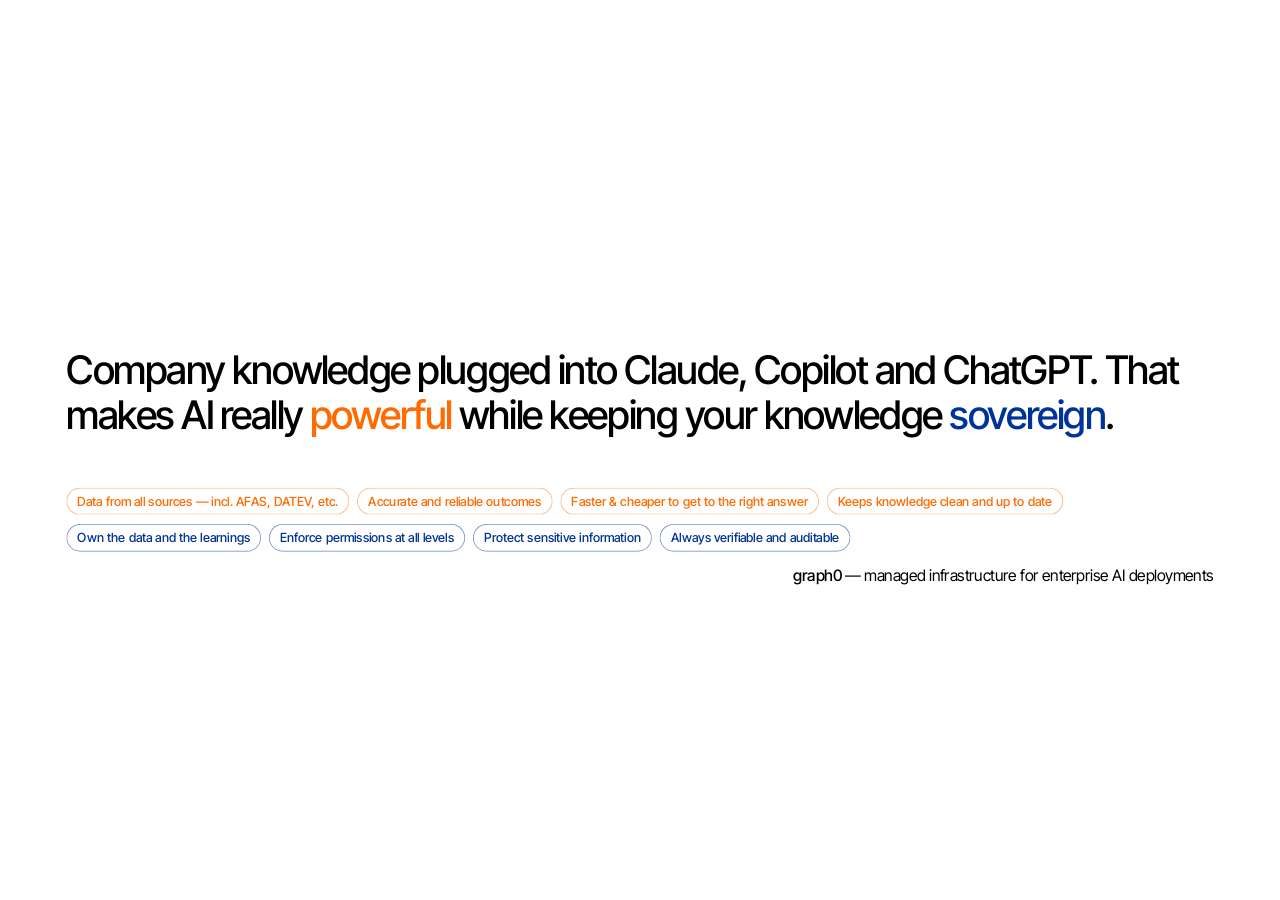
<file: assets/banners/linkedin-banner.html>
<!DOCTYPE html>
<html lang="en">
<head>
<meta charset="utf-8">
<title>graph0 — LinkedIn banner</title>
<link rel="stylesheet" href="../design-system/styles.css">
<style>
/* The design system's semantic layer in this repo is still the green identity;
   the site neutralises it to monochrome in site.css rather than at the token
   layer. The banner does not load site.css, so it re-declares the same handful
   of tokens it reads. Keep in step with the block at the top of site.css. */
:root{--page:#ffffff;--ink:#000000}

html,body{margin:0;background:#fff}
.stage{display:grid;place-items:center;min-height:100vh;overflow:hidden}
.holder{position:relative}
.banner{transform-origin:top left;position:absolute;top:0;left:0}
.banner{width:1584px;height:396px;background:var(--page);color:var(--ink);padding:68px 64px 32px;box-sizing:border-box;display:grid;grid-template-rows:1fr auto;gap:16px;font-family:var(--font-sans)}
.brand-row{display:flex;align-items:center;justify-content:flex-end;gap:.6rem;flex:none}
.brand-row span{white-space:nowrap}
.brand-row img{height:20px}
.brand-row span{font-size:1.25rem;font-weight:400;letter-spacing:-.02em}
.head{font-size:50px;line-height:1.14;letter-spacing:-.035em;font-weight:500;text-wrap:balance;max-width:none;margin:0}
.u-powerful{color:#ff6b00;white-space:nowrap}
.u-sovereign{color:#003399;white-space:nowrap}
.body-row{display:flex;flex-direction:column;justify-content:flex-start;gap:64px;height:100%}
.tag-group{display:flex;flex-wrap:wrap;gap:10px;margin:0}
.tags{display:flex;flex-direction:column;gap:12px}
.tags li{flex:0 0 auto;white-space:nowrap;font-size:16px;font-weight:500;line-height:var(--lh-body);padding:.375rem .875rem;border-radius:var(--radius-pill)}
.tag-powerful{color:#ff6b00;box-shadow:inset 0 0 0 1px rgba(255,107,0,.55)}
.tag-sovereign{color:#003399;box-shadow:inset 0 0 0 1px rgba(0,51,153,.55)}
</style>
</head>
<body>
<div class="stage">
<div class="holder">
<div class="banner">
<div class="body-row">
<h1 class="head">Company knowledge plugged into Claude, Copilot and ChatGPT. That makes AI really <span class="u-powerful">powerful</span> while keeping your knowledge <span class="u-sovereign">sovereign</span>.</h1>
<div class="tags">
<ul class="tag-group">
<li class="tag-powerful">Data from all sources — incl. AFAS, DATEV, etc.</li>
<li class="tag-powerful">Accurate and reliable outcomes</li>
<li class="tag-powerful">Faster &amp; cheaper to get to the right answer</li>
<li class="tag-powerful">Keeps knowledge clean and up to date</li>
</ul>
<ul class="tag-group">
<li class="tag-sovereign">Own the data and the learnings</li>
<li class="tag-sovereign">Enforce permissions at all levels</li>
<li class="tag-sovereign">Protect sensitive information</li>
<li class="tag-sovereign">Always verifiable and auditable</li>
</ul>
</div>
</div>
<div class="brand-row"><span><strong style="font-weight:500">graph0</strong> — managed infrastructure for enterprise AI deployments</span></div>
</div>
</div>
</div>
<script>
// Fit the fixed 1584×396 canvas into the preview window. Export size is unchanged.
const fit=()=>{const b=document.querySelector('.banner'),h=document.querySelector('.holder');const s=Math.min(1,(window.innerWidth-32)/1584);b.style.transform='scale('+s+')';h.style.width=(1584*s)+'px';h.style.height=(396*s)+'px';};
fit();addEventListener('resize',fit);
</script>
</body>
</html>
</file>
<file: assets/design-system/styles.css>
/* Ascending / Corinto — global entry point. Import order is load-bearing:
   fonts -> ramps -> type -> space -> shape -> semantic/themes -> element styles. */
@import "tokens/fonts.css";
@import "tokens/colors.css";
@import "tokens/typography.css";
@import "tokens/spacing.css";
@import "tokens/shape.css";
@import "tokens/motion.css";
@import "tokens/semantic.css";
@import "tokens/themes.css";
@import "styles/base.css";
@import "styles/typography.css";
@import "styles/layout.css";
@import "styles/components.css";
</file>
<file: assets/site.css>
/* ==========================================================================
   OPTION 5 — monochrome.

   Pure text and black boxes. The green identity is neutralised once, at the
   semantic layer, so every component follows without being touched: --accent
   becomes black, the warm-green muted ink becomes neutral grey, the cool-white
   page becomes white, and the raised block becomes true black.

   Rule 8 of the system still holds — components read the semantic layer, and
   this only changes what that layer resolves to.
   ========================================================================== */
/* The face. The system ships Inter Tight as a stand-in for a licensed face it
   cannot include, and says to swap it by editing tokens/typography.css. That is
   the vendored tree, which loads unversioned and would sit in a browser cache
   for ten minutes with no way to bust it, so the swap is made here instead —
   same token, one layer up, and it rides the ?v= on this file. Inter Tight
   stays behind it as the fallback, since it is already being fetched. */
:root {
  --font-sans: "Geist", "Inter Tight", -apple-system, BlinkMacSystemFont,
    "Segoe UI", Helvetica, Arial, sans-serif;
}

:root,
[data-surface="light"] {
  --page: #ffffff;
  --surface: #ffffff;
  --surface-2: #ffffff;
  --ink: #000000;
  --ink-muted: #565656;
  --ink-invert: #ffffff;
  --ink-muted-invert: rgba(255, 255, 255, 0.72);
  --accent: #000000;
  --accent-ink: #ffffff;
  --accent-quiet: #f2f2f2;
  --chip: rgba(0, 0, 0, 0.05);
  --hairline: rgba(0, 0, 0, 0.16);
  --focus: #000000;
}

/* ==========================================================================
   Ascending AI — page layer for the Ascending / Corinto design system.

   IDENTITY: green on white. The page runs with data-surface="light", the
   system's own inversion — --page becomes the cool white #edf5ee and --surface
   becomes pure white. This is deliberately the opposite arrangement to a dark
   page with floating light panels: here the page is light, the graph point
   cloud carries the green, and exactly one block on each page goes dark.

   The system's readme names the graph as "the one exception to flatness — the
   knowledge-graph point cloud, which sits on white behind the hero type", so it
   is the hero, not a slot further down.

   The eight rules hold: one heading weight (500), no box-shadow except an inset
   hairline ring, tracking tightens as size grows, line-height loosens as size
   shrinks, splits are 1:1.15, measure is capped, semantic layer only.
   ========================================================================== */
:root {
  /* One page-layer semantic: the single dark block. The system names no token
     for it, so it is declared once here rather than read as a raw ramp value. */
  --surface-dark: #000000;
  --hairline-invert: rgba(255, 255, 255, 0.16);
  --fill-invert: rgba(255, 255, 255, 0.06);
}

/* --------------------------------------------------------------------------
   Contexts. The page is light, so the base semantic tokens work everywhere
   except inside the one dark block, which re-declares them.
   -------------------------------------------------------------------------- */
.page {
  background: var(--page);
  color: var(--ink);
  /* `clip`, not `hidden`. Hidden resolves overflow-y to auto, which makes this a
     scroll container and quietly kills position:sticky on the header inside it —
     the header was declared sticky but scrolled away. Clip holds back the hero
     graph without creating a scroll box. */
  overflow-x: hidden;
  overflow-x: clip;
  --heading: var(--ink);
  --body: var(--ink-muted);
  --meta: var(--ink-muted);
  --line: var(--hairline);
  --fill: var(--chip);
  --accent-text: var(--accent);

  /* The page's raised ground, defined once and read by the hero panel and by
     every element that lifts under the pointer, so the fold and the things you
     touch are the same material. Each surface resolves the wash against its own
     box, so the weighting to the upper right repeats at every size. */
  --ground-base: #fafafa;
  --ground-wash:
    radial-gradient(90% 120% at 95% 0%, rgba(0, 0, 0, 0.10), rgba(0, 0, 0, 0) 62%),
    radial-gradient(80% 110% at 0% 100%, rgba(0, 0, 0, 0.045), rgba(0, 0, 0, 0) 60%);
  --ground-size: auto;

  /* The flat grey the highlighted rows take. A shade below --ground-base
     rather than equal to it: #fafafa is a 2% shift on white and disappears on
     a row this short. */
  --wash-grey-base: #f2f2f2;

  --hero-base: var(--ground-base);
  --hero-wash: var(--ground-wash);
  --hero-size: var(--ground-size);
}

.dark {
  background: var(--surface-dark);
  color: var(--ink-invert);
  --heading: var(--ink-invert);
  --body: var(--ink-muted-invert);
  --meta: rgba(255, 255, 255, 0.55);
  --line: var(--hairline-invert);
  --fill: var(--fill-invert);
  /* On black, accent text is simply white — --accent is black here, so it
     cannot carry itself. */
  --accent-text: var(--ink-invert);
}

/* --------------------------------------------------------------------------
   Blue accent

   One declaration, read by everything that carries it: the slash in the
   wordmark, the hero mark, and .hl wherever a heading is marked up with it.
   Pages that declare no --hl fall back to inherit, so the accent reaches a new
   page by being declared there rather than by a rule per component.
   -------------------------------------------------------------------------- */
.page[data-page="home"],
.page[data-page="platform-b"],
.page[data-page="platform-c"],
.page[data-page="knowledge-base"],
.page[data-page="knowledge-base-3"],
.page[data-page="security"] { --hl: #0000ff; }
.hl,
.brand__slash { color: var(--hl, inherit); }

/* --------------------------------------------------------------------------
   Second identity — vongraph

   One declaration is the whole colour change: everything that carries the
   accent reads --hl, so the wordmark's slash, the hero mark and .hl in the
   headings all follow from here. Declared after the per-page rule above and at
   the same specificity, so it wins on order.
   -------------------------------------------------------------------------- */
.page[data-identity="vongraph"] { --hl: #4d9a9e; }

/* Comparison control, like the hero mark's arrows. One arrow, not a pair: with
   two identities it reaches both, and a second would only be another way to do
   the same thing while reading as chrome flanking the wordmark. Quiet at rest —
   no fill until the pointer is on it. */
.brand-switch { display: inline-flex; align-items: center; gap: var(--space-2); }
.brand-switch__arrow {
  width: 1.5rem; height: 1.5rem;
  display: grid; place-items: center;
  border: 0; cursor: pointer;
  font: inherit; font-size: var(--fs-small); line-height: 1;
  color: var(--ink-muted);
  background: none;
  box-shadow: inset 0 0 0 1px var(--line);
  border-radius: var(--radius-pill);
  transition: color var(--dur-fast) var(--ease), background var(--dur-fast) var(--ease);
}
.brand-switch__arrow:hover { color: var(--ink); background: var(--chip); }

/* --------------------------------------------------------------------------
   Shell
   -------------------------------------------------------------------------- */
.wrap { width: min(var(--container), 100% - var(--gutter) * 2); margin-inline: auto; }

.sec { padding-top: var(--section-lg); }
.sec--md { padding-top: var(--section-md); }
.sec--pb { padding-bottom: var(--section-lg); }
.sec--pb-md { padding-bottom: var(--section-md); }

.skip {
  position: absolute; left: -9999px; top: 0; z-index: 100;
  background: var(--ink); color: var(--ink-invert);
  padding: var(--space-3) var(--space-6);
  border-radius: 0 0 var(--radius-sm) 0;
  font-size: var(--fs-small);
}
.skip:focus { left: 0; text-decoration: none; }

.vh {
  position: absolute; width: 1px; height: 1px; margin: -1px; padding: 0;
  overflow: hidden; clip-path: inset(50%); white-space: nowrap; border: 0;
}

/* --------------------------------------------------------------------------
   Header — hairline on white, the only sticky element. The nav below it is all
   in-page anchors, so the jump is animated rather than instant. base.css already
   forces scroll-behavior back to auto under prefers-reduced-motion.
   -------------------------------------------------------------------------- */
html { scroll-behavior: smooth; }

/* One value, because three things depend on it: the bar itself, the top of the
   menu sheet that hangs below it, and the offset an anchored section needs to
   clear it. The mobile menu query shortens it. */
.page { --header-h: 72px; }

.site-header {
  position: sticky;
  top: 0;
  z-index: 20;
  height: var(--header-h);
  background: var(--page);
  display: flex;
  align-items: center;
  gap: var(--space-8);
  /* The same side margin .wrap resolves to, so the wordmark and the language
     set sit on the page's own columns. A plain 5vw tracked the gutter but not
     the 72rem cap, so once the container stopped growing the header kept
     widening and the two drifted apart — 136px of it by 1600px wide. */
  padding-inline: max(var(--gutter), calc((100% - var(--container)) / 2));
}
.brand {
  display: inline-flex;
  align-items: center;
  /* 0.6rem when this was a mark beside a wordmark. The mark is gone and the
     slash is part of the word, so the gap was setting the two apart as if they
     were still two things — and a bare text node is an anonymous flex item, so
     it took the gap too. */
  gap: 0;
  font-size: 1.375rem;
  font-weight: var(--weight-heading);
  letter-spacing: var(--tracking-h2);
  color: var(--ink);
  flex: none;
}
.brand:hover { text-decoration: none; }
/* Emphasis inside copy. The system runs one heading weight, so this is 500 and
   the heading ink rather than the browser's 700. */
.page strong { font-weight: var(--weight-heading); color: var(--heading); }

.site-nav { display: flex; align-items: center; gap: var(--space-8); margin-inline: auto; }

/* The call to action lives in the menu markup but only ever appears once the
   menu becomes a sheet. */
.nav-cta { display: none; }

/* One control style for the links and the Solutions trigger, so the row reads
   as a single set rather than a mix of anchors and a button.

   The two places a link can be, rather than `.site-nav a`: the call to action
   at the foot of the sheet is an anchor too, and it is a control, not one of
   the menu's links. Naming the positions leaves it unmatched without a :not(),
   which would have raised this rule's weight over three overrides further down
   that were written against `.site-nav a` — the row style in the sheet, the
   block layout that puts a sub-line under its label, and the ink on the one
   live entry. */
.site-nav > a,
.nav-menu__panel a,
.nav-menu__trigger {
  display: inline-flex; align-items: center; gap: 0.4rem;
  padding: 0; border: 0; background: none;
  font: inherit; font-size: var(--fs-small);
  color: var(--ink-muted); cursor: pointer;
  white-space: nowrap;
  transition: color var(--dur-fast) var(--ease);
}
/* Scoped like the rule above, and here it matters most: unscoped this would win
   over the button's own hover and set its label to ink — black on black. */
.site-nav > a:hover,
.nav-menu__panel a:hover,
.nav-menu__trigger:hover,
.nav-menu[data-open="true"] > .nav-menu__trigger { color: var(--ink); text-decoration: none; }
/* "true" is what the scroll spy sets on the section under the header; "page" is
   what a real page link carries. Match on the attribute so both are marked. */
.site-nav > a[aria-current],
.nav-menu__panel a[aria-current],
.nav-menu[data-current="true"] > .nav-menu__trigger { font-weight: var(--weight-heading); color: var(--ink); }

/* Toolbox dropdown. Depth is the ring, as everywhere else on the page. */
.nav-menu { position: relative; }
.nav-menu__panel {
  position: absolute;
  top: calc(100% + var(--space-4)); left: calc(var(--space-6) * -1);
  min-width: 12rem;
  display: grid; gap: var(--space-3);
  padding: var(--space-4) var(--space-6);
  background: var(--page);
  border-radius: var(--radius-sm);
  box-shadow: inset 0 0 0 1px var(--line);
  opacity: 0; visibility: hidden;
  transform: translateY(-0.35rem);
  transition: opacity var(--dur-fast) var(--ease),
              transform var(--dur-fast) var(--ease),
              visibility var(--dur-fast) var(--ease);
}
.nav-menu[data-open="true"] .nav-menu__panel { opacity: 1; visibility: visible; transform: none; }

/* Menu entries with nothing behind them yet. Text, not links — there is no page
   to navigate to, so they are neither clickable nor focusable rather than links
   that quietly do nothing. Muted so the one live entry reads as the live one. */
.nav-entry { display: block; }
.nav-entry__label {
  /* Centred, not baseline: the tag is a pill, and sitting it on the label's
     baseline hangs it low against the cap height beside it. */
  display: inline-flex; align-items: center; gap: var(--space-2);
  font-size: var(--fs-small);
  white-space: nowrap;
}
/* Only the phone menu has room for a line under each entry. */
.nav-entry__sub { display: none; }
.nav-entry--soon {
  color: var(--ink-muted);
  cursor: default;
}
/* The system's own chip, at the scale a menu row can carry. It reads as a
   status rather than more label, which a muted word beside the name did not —
   so the row no longer needs blanket opacity to say it is not ready. */
.nav-soon__tag {
  flex: none;
  font-size: var(--fs-tiny);
  line-height: 1.5;
  letter-spacing: var(--tracking-eyebrow);
  text-transform: uppercase;
  color: var(--meta);
  padding: 0.05rem 0.5rem;
  border-radius: var(--radius-pill);
  box-shadow: inset 0 0 0 1px var(--line);
}

/* The one live entry in the menu carries the heading weight, so the group reads
   as one thing you can open and three you cannot yet. The weight goes on the
   label rather than the anchor: on mobile the sub-line under it is a child, and
   on the anchor it inherited the weight along with everything else. */
.nav-menu__panel a { color: var(--ink); }
.nav-menu__panel a .nav-entry__label { font-weight: var(--weight-heading); }

/* Language. Three codes, so the whole set is shown rather than hidden behind a
   menu — cheaper to read and one click to switch. */
.lang { display: flex; align-items: center; gap: var(--space-1); flex: none; }
.lang__opt {
  padding: 0.3rem 0.45rem;
  border: 0; background: none; cursor: pointer;
  font: inherit; font-size: var(--fs-tiny);
  letter-spacing: var(--tracking-eyebrow);
  color: var(--ink-muted);
  border-radius: var(--radius-sm);
  transition: color var(--dur-fast) var(--ease), background var(--dur-fast) var(--ease);
}
.lang__opt:hover { color: var(--ink); }
.lang__opt[aria-current="true"] { color: var(--ink); font-weight: var(--weight-heading); background: var(--chip); }

/* Menu button — two bars that cross into an X. Desktop never sees it. */
.nav-toggle {
  display: none;
  width: 2.25rem; height: 2.25rem;
  margin-left: auto;
  padding: 0; border: 0; background: none; cursor: pointer;
  position: relative; flex: none;
}
.nav-toggle__bar {
  position: absolute; left: 0.5rem; right: 0.5rem; height: 1px;
  background: var(--ink);
  transition: transform var(--dur-fast) var(--ease), opacity var(--dur-fast) var(--ease);
}
.nav-toggle__bar:nth-child(1) { top: calc(50% - 4px); }
.nav-toggle__bar:nth-child(2) { top: calc(50% + 3px); }
.site-header[data-nav-open="true"] .nav-toggle__bar:nth-child(1) { transform: translateY(3.5px) rotate(45deg); }
.site-header[data-nav-open="true"] .nav-toggle__bar:nth-child(2) { transform: translateY(-3.5px) rotate(-45deg); }

/* The header is sticky, so an anchored section has to clear it. */
section[id] { scroll-margin-top: calc(var(--header-h) + var(--space-8)); }

/* --------------------------------------------------------------------------
   HERO — display type over the knowledge-graph point cloud, on white.
   The graph is the identity; nothing else on the page is textured.
   -------------------------------------------------------------------------- */
.hero { position: relative; }
/* The panel is painted, not laid out: the section stays full width so the .wrap
   inside it resolves its gutter against the viewport and lands on the same
   columns as the header and every section below. Insetting the section itself
   with a margin would shift that gutter by half the inset — invisible while the
   hero was centred, but this one is left-aligned, so it would show. */
.hero::before {
  content: "";
  position: absolute;
  inset: var(--space-2);
  z-index: 0;
  border-radius: var(--radius-lg);
  background-color: var(--hero-base);
  background-image: var(--hero-wash);
  background-size: var(--hero-size);
  transition: background-color var(--dur) var(--ease);
}


/* Slightly back from the display clamp: at full size the two lines crowded the
   panel once the heading stopped being centred. */
.hero .display { font-size: clamp(3rem, 6.6vw, 5.25rem); }

/* Comparison control, not product chrome. It sits on the panel it changes so
   the two can be judged without the eye leaving the fold. */


/* vongraph's Knowledge Base fold: a photographic plate instead of the painted
   panel. Same box as .hero::before so the fold keeps its shape, and hidden
   rather than merely covered, so the other identity never carries the
   download. The shimmer sits over the plate at 2, still under the copy at 3 —
   the canvas is transparent and carries only the specks, so the picture
   underneath is never redrawn. */
.hero__plate,
.hero__shimmer {
  display: none;
  position: absolute;
  inset: var(--space-2);
  z-index: 1;
  width: calc(100% - var(--space-2) * 2);
  height: calc(100% - var(--space-2) * 2);
  object-fit: cover;
  border-radius: var(--radius-lg);
}
.hero__shimmer { pointer-events: none; object-fit: fill; }
.page[data-identity="vongraph"][data-page="knowledge-base"] .hero__plate { display: block; }
.page[data-identity="vongraph"][data-page="knowledge-base"] .hero__shimmer { display: block; z-index: 2; }
/* The colour behind the picture while it loads, so the fold is never white. */
.page[data-identity="vongraph"][data-page="knowledge-base"] {
  --hero-base: #0a1a1c;
  --hero-wash: none;
  --hero-size: auto;
}
/* The type reverses out of the plate by re-declaring the contextual tokens,
   the same route .dark takes, rather than by recolouring each element. The
   accent goes white here alone: on a plate this dark the teal that carries the
   identity everywhere else is too close to the picture to hold. */
.page[data-identity="vongraph"][data-page="knowledge-base"] .hero__inner {
  color: var(--ink-invert);
  --heading: var(--ink-invert);
  --body: var(--ink-muted-invert);
  --meta: rgba(255, 255, 255, 0.55);
  --line: rgba(255, 255, 255, 0.22);
  --hl: #ffffff;
}

.hero__inner {
  position: relative;
  /* Above the painted panel. */
  z-index: 3;
  padding-block: clamp(4rem, 11vh, 7.5rem);
  display: grid;
  gap: var(--space-8);
  justify-items: start;
}
/* The left-ranged fold alone, whichever page carries it. The stacked one has
   to end inside the first screen and cannot afford this — which is why the air
   is keyed to the layout and not to the page. */
.hero:not(.hero--stack) .hero__inner { padding-block: clamp(5rem, 14vh, 10rem); }

/* The mark, and with it the fold's height: the type and padding are fixed, so
   whether this is drawn is what sets how deep the first screen runs. */
.hero__marks { display: none; }
.hero__inner .hero__marks {
  display: flex;
  align-items: center;
  gap: var(--space-4);
  margin-bottom: var(--space-4);
}
/* The stage is sized, not the drawings: both share the box, so switching swaps
   what is drawn without the type below it moving. */
.hero__mark-stage { width: clamp(84px, 9vw, 134px); }
/* The accent where the page declares one, and otherwise the fold's own ink. */
.hero__mark { display: none; width: 100%; height: auto; fill: var(--hl, currentColor); }
.hero__mark[data-current="true"] { display: block; }
/* The third option is the absence of one. Nothing to draw, so the stage and
   its gap collapse and the arrows sit where the mark started. */
.hero__marks:has([data-mark="none"][data-current="true"]) { gap: 0; }
.hero__marks:has([data-mark="none"][data-current="true"]) .hero__mark-stage { width: 0; }

/* Scaffolding, so it is quiet: no fill until the pointer is on it, and it steps
   out of the way of the mark rather than sitting under it. */
.hero__mark-nav { display: flex; gap: var(--space-1); }
.hero__mark-arrow {
  width: 1.75rem; height: 1.75rem;
  display: grid; place-items: center;
  border: 0; cursor: pointer;
  font: inherit; font-size: var(--fs-body); line-height: 1;
  color: var(--ink-muted);
  background: rgba(255, 255, 255, 0.72);
  box-shadow: inset 0 0 0 1px var(--line);
  border-radius: var(--radius-pill);
  transition: color var(--dur-fast) var(--ease), background var(--dur-fast) var(--ease);
}
.hero__mark-arrow:hover { color: var(--ink); background: var(--chip); }

.hero__cta { display: flex; gap: var(--space-4); align-items: center; flex-wrap: wrap; }
/* The reference's call to action: a squarer corner than the system's pill, and
   the label set small, spaced and upper case so it reads as a control rather
   than a sentence. */
.btn--hero {
  padding: 0.85rem 1.5rem;
  border-radius: var(--radius-sm);
  font-size: var(--fs-tiny);
  letter-spacing: var(--tracking-eyebrow);
  text-transform: uppercase;
}

/* --------------------------------------------------------------------------
   Numbered editorial rows — the pillars and the challenge list.
   Hairline-separated full-width rows, not a card grid.
   -------------------------------------------------------------------------- */
.rows { display: grid; }
.row {
  display: grid;
  grid-template-columns: 5.5rem 1fr;
  gap: var(--space-6);
  padding-block: var(--space-8);
  border-top: 1px solid var(--hairline);
  align-items: start;
}
.rows > .row:last-child { border-bottom: 1px solid var(--hairline); }
.row__num {
  font-size: var(--fs-small);
  font-variant-numeric: tabular-nums;
  color: var(--accent-text);
  padding-top: 0.35rem;
}
.row__body { display: grid; gap: var(--space-3); }
.row__title {
  font-size: 1.5rem;
  line-height: var(--lh-h3);
  letter-spacing: var(--tracking-h3);
  color: var(--heading);
  text-wrap: pretty;
}
/* Two-column variant for the longer challenge copy */
.row--split .row__body { grid-template-columns: 1fr; }
@media (min-width: 900px) {
  .row--split .row__body { grid-template-columns: 1fr 1.15fr; gap: var(--space-8); align-items: start; }
}
@media (max-width: 700px) {
  .row { grid-template-columns: 1fr; gap: var(--space-3); padding-block: var(--space-6); }
  .row__num { padding-top: 0; }
}

/* Callout row closing a list */
.row--callout { border-top: 1px solid var(--hairline); }
.row--callout .row__title { color: var(--accent-text); }

/* --------------------------------------------------------------------------
   Solutions strip (section 02)

   Four panels sharing a row. Each shows its title; hovering one grows it and
   squeezes the rest, revealing the description. Panels are <button>s so the
   same thing happens on focus — which is what makes it work by keyboard and on
   touch, where there is no hover at all.

   The strip's height is fixed and each panel clips, so the descriptions are in
   the layout the whole time and only fade in. Nothing reflows on hover, and the
   copy stays in the accessibility tree rather than being hover-only content.
   -------------------------------------------------------------------------- */
.strip {
  display: flex;
  /* Fixed, not min-height: squeezed panels wrap their titles onto more lines,
     which would otherwise make the whole strip grow as you move across it.
     Panels clip instead, so the row never changes height. */
  height: 26rem;
  border-block: 1px solid var(--hairline);
}

.strip__panel {
  flex: 1 1 0;
  min-width: 0;
  overflow: hidden;
  display: grid;
  align-content: start;
  gap: var(--space-3);
  padding: var(--space-8) var(--space-6);
  border: 0;
  border-left: 1px solid var(--hairline);
  background: transparent;
  color: inherit;
  font: inherit;
  text-align: left;
  cursor: pointer;
  transition: flex-grow var(--dur) var(--ease), background var(--dur) var(--ease);
}
.strip__panel:first-child { border-left: 0; }

/* The squeeze: everything gives way while any one panel is active.
   The active rule has to be scoped under .strip:hover too — `.strip:hover
   .strip__panel` is (0,3,0) and would otherwise out-specify a bare
   `.strip__panel:hover` (0,2,0), shrinking the very panel being pointed at. */
.strip:hover .strip__panel,
.strip:focus-within .strip__panel { flex-grow: 0.6; }

/* Active = the hovered panel, or the focused one when nothing is hovered.
   Without the :not(:hover) guard, tabbing to one panel and then pointing at
   another leaves both open at once. */
.strip:hover .strip__panel:hover,
.strip:not(:hover) .strip__panel:focus-visible {
  flex-grow: 2.6;
  /* Black, and no longer the hero's ground: the active panel is its own
     statement, not a preview of the fold's colour. The shorthand is deliberate
     — it clears the wash image and size the ground rule used to set. */
  background: var(--surface-dark);
  /* The same token flip .dark performs, applied to one panel instead of a
     band, so the chip, the hairline and the number invert with it. */
  color: var(--ink-invert);
  --heading: var(--ink-invert);
  --body: var(--ink-muted-invert);
  --meta: rgba(255, 255, 255, 0.55);
  --line: var(--hairline-invert);
  --fill: var(--fill-invert);
  --accent-text: var(--ink-invert);
}
/* A flat panel rather than the black one — the same #f2f2f2 the highlighted
   rows on the Knowledge Base page take, so one value marks "this is the thing
   you are pointing at" across both pages. Restating the token block is what
   puts the ink back: without it the panel would be light with white type. */
.page[data-page="home"] .strip:hover .strip__panel:hover,
.page[data-page="home"] .strip:not(:hover) .strip__panel:focus-visible {
  background: #f2f2f2;
  color: var(--ink);
  --heading: var(--ink);
  --body: var(--ink-muted);
  --meta: var(--ink-muted);
  --line: var(--hairline);
  --fill: var(--fill);
  --accent-text: var(--accent);
}
.page[data-page="home"] .strip__panel:hover .strip__title,
.page[data-page="home"] .strip__panel:focus-visible .strip__title { color: var(--ink); }
.page[data-page="home"] .strip__panel:hover .strip__num,
.page[data-page="home"] .strip__panel:hover .strip__body,
.page[data-page="home"] .strip__panel:focus-visible .strip__num,
.page[data-page="home"] .strip__panel:focus-visible .strip__body { color: var(--ink-muted); }

/* The title and the body name --ink and --ink-muted directly rather than the
   contextual pair, so the flip above cannot reach them. */
.strip:hover .strip__panel:hover .strip__title,
.strip:not(:hover) .strip__panel:focus-visible .strip__title { color: var(--ink-invert); }
.strip:hover .strip__panel:hover .strip__num,
.strip:not(:hover) .strip__panel:focus-visible .strip__num,
.strip:hover .strip__panel:hover .strip__body,
.strip:not(:hover) .strip__panel:focus-visible .strip__body { color: var(--ink-muted-invert); }

/* The system's focus ring is offset and rounded, which floats oddly on a panel
   that sits flush against its neighbours — inset it instead. */
.strip__panel:focus-visible { outline-offset: -3px; border-radius: 0; }

.strip__num {
  font-size: var(--fs-small);
  font-variant-numeric: tabular-nums;
  color: var(--ink-muted);
}
/* Tags standing where the panel number used to. justify-self keeps the row from
   stretching the chips across the grid column.

   A squeezed panel clips, which is fine for the title but slices a pill's
   border off mid-curve. Bounding the chip to the panel and truncating instead
   keeps the shape whole at every width. min-width:0 is what makes that work: a
   grid and a flex item both default to min-width:auto, which is the chip's own
   min-content — and nowrap text has no min-content smaller than itself, so the
   cap is ignored until it is released.

   A panel too narrow for all of its tags used to drop the extras onto a second
   row, which made the fourth panel taller than its neighbours mid-squeeze. The
   row is now held to exactly one chip and clips, so a tag that no longer fits
   leaves instead of rearranging the panel. That height is the chip's own box:
   its block padding plus one line of tiny text. */
.strip__tags {
  justify-self: start;
  max-width: 100%;
  min-width: 0;
  max-height: calc(0.75rem + var(--fs-tiny) * var(--lh-body));
  overflow: hidden;
}
.strip__tags .chip-outline {
  white-space: nowrap;
  max-width: 100%;
  min-width: 0;
  overflow: hidden;
  text-overflow: ellipsis;
}
.strip__title {
  font-size: 1.25rem;
  line-height: var(--lh-h3);
  letter-spacing: var(--tracking-h3);
  font-weight: var(--weight-heading);
  color: var(--ink);
  text-wrap: pretty;
}
.strip__body {
  font-size: var(--fs-small);
  line-height: 1.5;
  color: var(--ink-muted);
  opacity: 0;
  transition: opacity var(--dur) var(--ease);
}
.strip:hover .strip__panel:hover .strip__body,
.strip:not(:hover) .strip__panel:focus-visible .strip__body { opacity: 1; }

/* Hover-driven reveal has no meaning on a narrow screen, so it becomes a plain
   stacked list with every description already open. */
@media (max-width: 900px) {
  .strip { display: grid; height: auto; }
  .strip__panel {
    border-left: 0;
    border-top: 1px solid var(--hairline);
    cursor: default;
    padding: var(--space-6) 0;
  }
  .strip__panel:first-child { border-top: 0; }
  .strip:hover .strip__panel,
.strip:focus-within .strip__panel,
.strip__panel:hover,
.strip__panel:focus-visible { flex-grow: 1; background: transparent; }
  .strip__body { opacity: 1; }
}

@media (prefers-reduced-motion: reduce) {
  .strip__panel { transition: none; }
}

/* --------------------------------------------------------------------------
   Knowledge Base selector (section 03)

   Numbered rows on the left, detail panel on the right. Hairline-separated
   rows, the selected one weighted and marked — no fills, no colour, in keeping
   with the rest of the page.
   -------------------------------------------------------------------------- */
.kb-list { display: grid; margin-top: var(--space-4); }

.kb-item {
  display: grid;
  grid-template-columns: 3rem 1fr auto;
  gap: var(--space-4);
  align-items: baseline;
  width: 100%;
  padding: var(--space-4) 0;
  border: 0;
  border-top: 1px solid var(--hairline);
  border-bottom: 1px solid transparent;
  background: transparent;
  color: inherit;
  font: inherit;
  text-align: left;
  cursor: pointer;
  position: relative;
  transition: border-color var(--dur-fast) var(--ease);
}
.kb-list > .kb-item:last-child { border-bottom-color: var(--hairline); }

/* The rule under the active row doubles as the progress bar — it fills over the
   interval, so the row about to take over is signalled before it does. */
.kb-item__bar {
  position: absolute;
  left: 0; right: 0; bottom: -1px;
  height: 1px;
  background: var(--ink);
  transform: scaleX(0);
  transform-origin: left center;
}
@media (prefers-reduced-motion: reduce) {
  .kb-item[aria-selected="true"] .kb-item__bar { transform: scaleX(1); }
}

.kb-item__num {
  font-size: var(--fs-small);
  font-variant-numeric: tabular-nums;
  color: var(--ink-muted);
}
.kb-item__title {
  font-size: var(--fs-lead);
  line-height: var(--lh-body);
  color: var(--ink-muted);
  transition: color var(--dur-fast) var(--ease);
}
.kb-item[aria-selected="true"] .kb-item__num,
.kb-item[aria-selected="true"] .kb-item__title {
  color: var(--ink);
  font-weight: var(--weight-heading);
}

/* The marker square that flags the active row doubles as the pause control:
   filled while the list is advancing, hollow once it has been stopped. Only the
   active row's square is live — the others are invisible and let the click
   through to the row underneath. */
.kb-item__mark {
  width: 7px; height: 7px;
  align-self: center;
  padding: 0; border: 0;
  background: var(--ink);
  opacity: 0;
  pointer-events: none;
  cursor: pointer;
  position: relative;
  transition: opacity var(--dur-fast) var(--ease),
              background var(--dur-fast) var(--ease),
              box-shadow var(--dur-fast) var(--ease);
}
/* 7px is a marker, not a target — this gives it a 27px one without moving it. */
.kb-item__mark::before { content: ""; position: absolute; inset: -10px; }
.kb-item[aria-selected="true"] .kb-item__mark { opacity: 1; pointer-events: auto; }
.kb-list[data-paused="true"] .kb-item[aria-selected="true"] .kb-item__mark {
  background: transparent;
  box-shadow: inset 0 0 0 1px var(--ink);
}

.kb-detail {
  /* Media on top takes whatever slack there is; the text well is auto-sized, so
     the copy always sits on the bottom edge no matter which item is showing. */
  display: grid;
  grid-template-rows: 1fr auto;
  box-shadow: inset 0 0 0 1px var(--hairline);
  border-radius: var(--radius-md);
  overflow: hidden;
  /* Tall enough for the longest item, so sweeping the rows never resizes the
     panel — the media absorbs the difference instead of the page moving. */
  min-height: 40rem;
}
.kb-detail__media {
  background: #ececec;
  min-height: 9rem;
}
.kb-detail__text {
  display: grid;
  gap: var(--space-4);
  align-content: end;
  padding: var(--space-8);
}
.kb-detail .body { max-width: none; }
.kb-tags { padding-block: var(--space-2); }

/* Closing statement. This is the page's one dark block — the system allows
   exactly one, and it is spent here so the claim reads as a panel laid over the
   section rather than more of it. A rule would only draw another hairline onto a
   page already full of them; a change of ground separates without adding a line.
   The lead-in is muted so the cycling name carries the sentence. */
.kb-close {
  display: grid;
  gap: var(--space-6);
  margin-top: var(--space-12);
  padding: var(--space-12);
  border-radius: var(--radius-md);
}
.kb-close__statement,
.kb-close__with {
  font-size: var(--fs-h3);
  line-height: var(--lh-h3);
  letter-spacing: var(--tracking-h3);
  text-wrap: pretty;
}
/* Both read the contextual tokens .dark re-declares, so the block would still be
   legible if it were ever moved back onto white. */
.kb-close__statement { color: var(--heading); }
.kb-close__with { color: var(--body); }

.rot { display: inline-block; color: var(--heading); font-weight: var(--weight-heading); }
/* The word travels vertically on the swap, so it needs its own box to move in. */
.rot__word { display: inline-block; }

@media (max-width: 900px) {
  .kb-detail { min-height: 0; }
  .kb-detail__media { min-height: 12rem; }
  .kb-close { padding: var(--space-8); gap: var(--space-4); }
}

/* --------------------------------------------------------------------------
   Type helpers
   -------------------------------------------------------------------------- */
.eyebrow { color: var(--meta); }
.eyebrow--accent { color: var(--accent-text); }

.display,
.h2,
.h3 { color: var(--heading); }
.h3-fixed {
  font-size: 2rem; line-height: var(--lh-h3); letter-spacing: var(--tracking-h3);
  color: var(--heading); text-wrap: pretty;
}
.h4-card {
  font-size: 1.5rem; line-height: var(--lh-h3); letter-spacing: var(--tracking-h3);
  color: var(--heading); text-wrap: pretty;
}
.lead { color: var(--body); text-wrap: pretty; }
/* Several leads stacked in one split column. They drop the 46ch measure cap and
   run to the column's own right edge, and the gap between them is wide enough to
   read as a deliberate break rather than a paragraph space. */
.lead-group { display: grid; gap: var(--space-12); }
.lead-group .lead { max-width: none; }
.body,
.small { color: var(--body); }
.tiny { color: var(--meta); }
.note-line {
  font-family: var(--font-mono); font-size: var(--fs-tiny);
  line-height: var(--lh-body); color: var(--meta);
}
.rule { background: var(--line); margin-top: var(--space-4); }

/* --------------------------------------------------------------------------
   Splits and grids
   -------------------------------------------------------------------------- */
.split { gap: var(--space-12); }
.split--start { align-items: start; }
.split--end { align-items: end; }
/* A whole track list — `var(--split-ratio)fr` does not parse, see the note in
   design-system/styles/layout.css */
@media (min-width: 900px) {
  .split--wide { grid-template-columns: var(--split-cols-reverse); }
}
.split--pt { padding-top: var(--space-12); }
.split--pt-sm { padding-top: var(--space-6); }


.grid-3 { display: grid; gap: var(--space-4); grid-template-columns: repeat(3, 1fr); }
/* Eight challenges, four up — two clean rows. */
.grid-4 { display: grid; gap: var(--space-4); grid-template-columns: repeat(4, 1fr); }
.grid-2 { display: grid; gap: var(--space-4); grid-template-columns: repeat(2, 1fr); }
@media (max-width: 1200px) { .grid-4 { grid-template-columns: repeat(2, 1fr); } }
@media (max-width: 1080px) { .grid-3 { grid-template-columns: repeat(auto-fit, minmax(15rem, 1fr)); } }
@media (max-width: 640px) { .grid-4 { grid-template-columns: 1fr; } }
@media (max-width: 760px) { .grid-3,
.grid-2 { grid-template-columns: 1fr; } }

/* --------------------------------------------------------------------------
   Cards — on a light page the filled card and the panel are both white, so
   cards here are hairline-ringed by default. Depth is the ring, never a shadow.
   -------------------------------------------------------------------------- */
.card { align-content: start; }
.card--ring {
  background: transparent;
  box-shadow: inset 0 0 0 1px var(--line);
  padding: var(--space-8);
  gap: var(--space-3);
}
.card--solid { background: var(--surface-2); padding: var(--space-8); gap: var(--space-3); }
/* Narrower cards need less inset than the full-width ones. */
.card--compact { padding: var(--space-6); gap: var(--space-3); }
.card-num {
  font-size: var(--fs-small);
  font-variant-numeric: tabular-nums;
  color: var(--accent-text);
}
/* Card title one step down from .h4-card, for the four-up grid. */
.h5-card {
  font-size: 1.25rem; line-height: var(--lh-h3); letter-spacing: var(--tracking-h3);
  color: var(--heading); text-wrap: pretty;
}
.step { justify-self: start; }

/* --------------------------------------------------------------------------
   Reveal cards — used for the eight challenges. The card carries its number and
   title, set two steps up from .h5-card; the explanation is only drawn in on
   hover.

   The copy keeps its place in the box model the whole time and only its opacity
   moves, so a card is exactly as tall closed as it is open. Nothing in the flow
   changes on hover, which means the row cannot resize and the grid cannot jump —
   the height is the original card height, decided by the grid as before.
   -------------------------------------------------------------------------- */
/* Active state is a fill, matching the strip in 01 — a ring that darkens reads
   as a second, heavier border rather than as the card lighting up, and the
   hairline is already carrying the edge. Keyboard focus still gets the system's
   own outline on top of this. */
.card--reveal { transition: background-color var(--dur) var(--ease); }
.card--reveal:hover,
.card--reveal:focus-within {
  /* Black, matching the strip in 01, and off the hero's ground for the same
     reason. Everything inside reads through the contextual tokens, so the ring
     and the number come with it. */
  background: var(--surface-dark);
  color: var(--ink-invert);
  --heading: var(--ink-invert);
  --body: var(--ink-muted-invert);
  --meta: rgba(255, 255, 255, 0.55);
  --line: var(--hairline-invert);
  --fill: var(--fill-invert);
  --accent-text: var(--ink-invert);
}

/* The active card drops the fill entirely and takes a heavier
   ring — 2px where the resting card carries a hairline. The ring is inset, so
   nothing in the box model moves and the grid cannot jump. */
.page[data-page="home"] .card--reveal:hover,
.page[data-page="home"] .card--reveal:focus-within {
  background: transparent;
  box-shadow: inset 0 0 0 2px var(--ink);
  color: var(--ink);
  --heading: var(--ink);
  --body: var(--ink-muted);
  --meta: var(--ink-muted);
  --line: var(--hairline);
  --accent-text: var(--accent);
}
.page[data-page="home"] .card--reveal { transition: background-color var(--dur) var(--ease), box-shadow var(--dur) var(--ease); }

/* Two steps up from .h5-card — at this size the title alone can carry the card. */
.card-reveal__title {
  font-size: clamp(1.5rem, 0.9vw + 1.15rem, 1.875rem);
  line-height: var(--lh-h3); letter-spacing: var(--tracking-h3);
  color: var(--heading); text-wrap: pretty;
}
.card-reveal__body { opacity: 0; transition: opacity var(--dur) var(--ease); }
.card--reveal:hover .card-reveal__body,
.card--reveal:focus-within .card-reveal__body { opacity: 1; }

/* Nothing to hover with — hand back the plain, fully open card. */
@media (hover: none) {
  .card-reveal__body { opacity: 1; }
}
@media (prefers-reduced-motion: reduce) {
  .card--reveal,
.card-reveal__body { transition: none; }
}

/* --------------------------------------------------------------------------
   Checklist — the system's own component, used for the compliance lines
   -------------------------------------------------------------------------- */
.checklist li { font-size: var(--fs-small); color: var(--body); }
.dark .check { background: var(--ink-invert); color: var(--ink); }

/* --------------------------------------------------------------------------
   Key/value rows, chips, pills
   -------------------------------------------------------------------------- */
.kv {
  display: flex; align-items: center; justify-content: space-between;
  gap: var(--space-4); padding: var(--space-4) 1.25rem;
  border-radius: var(--radius-sm); background: var(--fill);
}
.kv--tight { padding: var(--space-3) var(--space-4); }
.kv--ring { background: transparent; box-shadow: inset 0 0 0 1px var(--line); }
.kv__key { font-size: var(--fs-small); color: var(--heading); }
.kv__val {
  font-family: var(--font-mono); font-size: var(--fs-tiny);
  color: var(--meta); text-align: right;
}
.kv__val--accent { color: var(--accent-text); }

.chip-row { display: flex; flex-wrap: wrap; gap: var(--space-2); }
.chip-outline {
  font-size: var(--fs-tiny); line-height: var(--lh-body); color: var(--heading);
  padding: 0.375rem 0.875rem; border-radius: var(--radius-pill);
  box-shadow: inset 0 0 0 1px var(--line);
}

.pill-row { display: flex; flex-wrap: wrap; gap: var(--space-3); }
.pill {
  font-size: var(--fs-small); color: var(--heading);
  padding: var(--space-3) 1.375rem; border-radius: var(--radius-pill);
  box-shadow: inset 0 0 0 1px var(--line);
}
.pill--accent { color: var(--accent-text); background: var(--chip); box-shadow: none; }

/* --------------------------------------------------------------------------
   Numbered points (founder call, inside the dark block)
   -------------------------------------------------------------------------- */
.point {
  border-radius: var(--radius-md); padding: 1.25rem var(--space-6);
  display: flex; gap: var(--space-4); align-items: baseline;
  box-shadow: inset 0 0 0 1px var(--line);
}
.point__num {
  font-size: var(--fs-small); font-variant-numeric: tabular-nums;
  color: var(--accent-text); flex: none;
}
.point__text { font-size: var(--fs-body); line-height: var(--lh-body); color: var(--heading); }

/* --------------------------------------------------------------------------
   Knowledge-graph field, used again at section scale
   -------------------------------------------------------------------------- */
.field {
  position: relative;
  border-radius: var(--radius-md);
  overflow: hidden;
  background: var(--surface-2);
  box-shadow: inset 0 0 0 1px var(--hairline);
  min-height: 26rem;
}
.field canvas { position: absolute; inset: 0; width: 100%; height: 100%; }

/* --------------------------------------------------------------------------
   Product · 02 — interactive layer stack
   -------------------------------------------------------------------------- */
.layers { display: grid; grid-template-columns: 1fr 24rem; gap: var(--space-8); }
.layer-list { display: flex; flex-direction: column; gap: var(--space-3); }
.layer {
  display: block; width: 100%; text-align: left; font: inherit; color: inherit;
  border: 0; cursor: pointer; border-radius: var(--radius-md);
  padding: 1.25rem var(--space-6);
  background: transparent;
  box-shadow: inset 0 0 0 1px var(--hairline);
  transition: background var(--dur-fast) var(--ease), box-shadow var(--dur-fast) var(--ease);
}
.layer[aria-selected="true"] { background: var(--chip); box-shadow: inset 0 0 0 1px transparent; }
.layer__head { display: flex; align-items: baseline; gap: var(--space-4); }
.layer__tag {
  font-size: var(--fs-tiny); letter-spacing: var(--tracking-eyebrow);
  text-transform: uppercase; color: var(--ink-muted); width: 5rem; flex: none;
}
.layer__title { font-size: var(--fs-lead); line-height: var(--lh-body); font-weight: var(--weight-heading); }
.layer__chips { padding: var(--space-4) 0 0 5rem; }
.layer-detail {
  border-radius: var(--radius-md); padding: var(--space-8);
  display: flex; flex-direction: column; gap: var(--space-4);
}
.layer-detail__notes {
  margin-top: auto; padding-top: var(--space-6);
  display: flex; flex-direction: column; gap: var(--space-2);
}
.layer-detail__notes span {
  font-size: var(--fs-tiny); line-height: var(--lh-body); color: var(--ink-invert);
}
@media (max-width: 900px) {
  .layers { grid-template-columns: 1fr; }
  .layer__head { flex-wrap: wrap; gap: var(--space-2); }
  .layer__tag { width: auto; }
  .layer__chips { padding-left: 0; }
}

/* --------------------------------------------------------------------------
   Product · 04 — coverage table
   -------------------------------------------------------------------------- */
.coverage { overflow: hidden; }
.coverage__scroll { overflow-x: auto; }
.coverage table { width: 100%; min-width: 46rem; border-collapse: collapse; text-align: left; }
.coverage th,
.coverage td {
  padding: var(--space-4) var(--space-3);
  border-bottom: 1px solid var(--hairline);
  text-align: center; font-size: var(--fs-small);
  font-weight: var(--weight-body); color: var(--ink-muted);
}
.coverage thead th { padding-block: 1.25rem; }
.coverage th:first-child,
.coverage td:first-child {
  text-align: left; padding-left: 0; padding-right: var(--space-6);
}
.coverage thead th:first-child {
  font-size: var(--fs-tiny); letter-spacing: var(--tracking-eyebrow); text-transform: uppercase;
}
.coverage thead th.is-us { color: var(--ink); font-weight: var(--weight-heading); }
.coverage td.is-us { color: var(--accent); font-weight: var(--weight-heading); }
.coverage td.is-not { opacity: 0.45; }
.coverage tbody tr:last-child td { border-bottom: 0; }
.sys { display: grid; gap: 2px; }
.sys__name { font-size: var(--fs-body); font-weight: var(--weight-heading); color: var(--ink); }
.sys__note { font-size: var(--fs-tiny); color: var(--ink-muted); }

/* --------------------------------------------------------------------------
   Product · 05 — chat bubbles
   -------------------------------------------------------------------------- */
.bubble { border-radius: var(--radius-md); padding: 0.875rem 1.125rem; font-size: var(--fs-small); line-height: 1.5; }
.bubble--user { justify-self: end; max-width: 80%; background: var(--ink); color: var(--ink-invert); }
.bubble--bot { justify-self: start; max-width: 85%; background: var(--chip); }

/* --------------------------------------------------------------------------
   Temporality tiles, review queue
   -------------------------------------------------------------------------- */
.tile { padding: 1.25rem; border-radius: var(--radius-sm); background: var(--fill); display: grid; gap: var(--space-2); }
.tile--accent { background: var(--chip); }
.tile__label { font-family: var(--font-mono); font-size: var(--fs-tiny); color: var(--meta); }
.tile__label--accent { color: var(--accent-text); }
.tile__value {
  font-size: 1.75rem; line-height: var(--lh-h3); letter-spacing: var(--tracking-h3);
  font-weight: var(--weight-heading); color: var(--heading);
}
.tile__foot { font-size: var(--fs-tiny); color: var(--meta); }

.queue-item {
  padding: 1.25rem; border-radius: var(--radius-sm);
  box-shadow: inset 0 0 0 1px var(--line); display: grid; gap: var(--space-2);
}

/* --------------------------------------------------------------------------
   The one dark block per page
   -------------------------------------------------------------------------- */
.dark-block { border-radius: var(--radius-lg); padding: clamp(1.5rem, 4vw, 3.5rem); }
.dark-block--flush { border-radius: 0; }

/* --------------------------------------------------------------------------
   Footer
   -------------------------------------------------------------------------- */
.site-footer {
  display: flex; align-items: center; justify-content: space-between;
  gap: var(--space-6); flex-wrap: wrap;
  padding-block: var(--space-8) 4rem;
  /* Contextual tokens, not the raw ramp: on the dark band these have to invert
     with everything else or the rule and the small print disappear into it. */
  border-top: 1px solid var(--line);
  margin-top: var(--section-lg);
}
.site-footer span { font-size: var(--fs-tiny); color: var(--meta); }
.footer-links { display: flex; gap: 1.75rem; flex-wrap: wrap; }
.footer-links a { font-size: var(--fs-tiny); color: var(--meta); }

/* --------------------------------------------------------------------------
   Downloadable assets (Resources). Each one is shown at its real proportions
   inside a hairline frame, so what is on the page is what gets exported.
   -------------------------------------------------------------------------- */
/* Section head, stacked rather than split. The messaging these carry is one
   claim per section with at most a single sentence under it — the opposite
   proportion to the landing page's split, which pairs a short heading with a
   long paragraph. Squeezed into a half-width column those claims run five and
   six lines deep, so they get the full measure and the sentence sits beneath.
   The top inset matches .split--pt so the rhythm down the page is unchanged. */
.sec-head { padding-top: var(--space-12); max-width: 40ch; }
.sec-head__lead { margin-top: var(--space-6); max-width: var(--measure-body); }
/* Drops the body measure and runs to the container edge like the head above it.
   At this length that is a single line, which reads as a second statement
   rather than as a paragraph — the point being not to repeat the split. */
.sec-head__lead--full { max-width: none; }

/* Below the breakpoint the split is a single column, so its column gap becomes
   the space between a heading and its sub-heading — twice what the stacked
   .sec-head pattern leaves, which is why 01 and 03 sat looser than 02 and 04.
   Both land on space-6 here, and the inset under the eyebrow's rule tightens
   with them: that inset is set for a wide screen and reads as a hole on a
   phone.

   This has to sit after .sec-head's own declaration, not with the other split
   rules further up — same specificity, so source order decides it. */
@media (max-width: 899px) {
  .split { gap: var(--space-6); }
  .split--pt,
.sec-head { padding-top: var(--space-6); }
}

/* --------------------------------------------------------------------------
   Inline popover, for an address that belongs in a sentence but should not be
   a mailto. The trigger reads as a link because that is what it looks like to
   the eye, but it is a button — it opens something rather than navigating.
   -------------------------------------------------------------------------- */
.pop { position: relative; display: inline-block; }
.pop__trigger {
  padding: 0; border: 0; background: none; cursor: pointer;
  font: inherit; color: var(--heading);
  text-decoration: underline; text-underline-offset: 0.2em;
}
.pop__panel {
  position: absolute; z-index: 30;
  top: calc(100% + var(--space-3)); left: 0;
  display: grid; gap: var(--space-4); justify-items: start;
  width: max-content; max-width: min(22rem, 70vw);
  padding: var(--space-6);
  border-radius: var(--radius-md);
  /* Opaque: it sits over the copy underneath it. */
  background: var(--page);
  box-shadow: inset 0 0 0 1px var(--line);
  opacity: 0; visibility: hidden;
  transform: translateY(-0.35rem);
  transition: opacity var(--dur-fast) var(--ease),
              transform var(--dur-fast) var(--ease),
              visibility var(--dur-fast) var(--ease);
}
.pop[data-open="true"] .pop__panel { opacity: 1; visibility: visible; transform: none; }
.pop__value { font-size: var(--fs-small); color: var(--heading); }
.pop__copy { padding: 0.55rem 1.1rem; font-size: var(--fs-tiny); }

/* --------------------------------------------------------------------------
   Link cards — a picture, a claim and where it goes. The whole card is the
   link, so there is no second target inside it to compete with.
   -------------------------------------------------------------------------- */
.link-card {
  display: grid;
  /* Copy first, picture last: the body takes the slack so the three pictures
     sit on a common baseline however long the descriptions run. */
  grid-template-rows: 1fr auto;
  border-radius: var(--radius-md);
  box-shadow: inset 0 0 0 1px var(--line);
  overflow: hidden;
  color: inherit;
  transition: background-color var(--dur) var(--ease);
}
/* No fill at all here, unlike 01 and 02: these cards carry photography, and a
   ground behind an image only shows in the margins. The link marks itself the
   way a link does — the title underlines, and nothing else moves. */
.link-card:hover,
.link-card:focus-visible {
  background: transparent;
  text-decoration: none;
}
.link-card:hover .h4-card,
.link-card:focus-visible .h4-card {
  text-decoration: underline;
  text-decoration-thickness: 1px;
  text-underline-offset: 0.16em;
}
/* The whole card is marked, rather than the title. An inset shadow on the
   card would be painted under its own children, so the photograph at the foot
   would eat the bottom of the ring — this is an overlay on top of everything,
   which is what makes it read as one border around one card. */
.page[data-page="home"] .link-card { position: relative; }
.page[data-page="home"] .link-card::after {
  content: "";
  position: absolute;
  inset: 0;
  border-radius: inherit;
  box-shadow: inset 0 0 0 2px var(--ink);
  opacity: 0;
  pointer-events: none;
  transition: opacity var(--dur) var(--ease);
}
.page[data-page="home"] .link-card:hover::after,
.page[data-page="home"] .link-card:focus-visible::after { opacity: 1; }
.page[data-page="home"] .link-card:hover .h4-card,
.page[data-page="home"] .link-card:focus-visible .h4-card { text-decoration: none; }
.link-card__media { aspect-ratio: 3 / 2; background: #ececec; overflow: hidden; }
/* base.css sets height:auto on every img, so the fill is pinned here. Greyscale
   keeps borrowed photography inside the page's monochrome identity. */
.link-card__media img { width: 100%; height: 100%; object-fit: cover; filter: grayscale(1); }
/* A logo is not a photograph — it keeps its own proportions and its own air.
   Everything else about the block matches, so the three cards end on the same
   grey panel rather than one of them ending on a white one. */
.link-card__media--contain {
  display: grid; place-items: center;
  padding: var(--space-8);
}
.link-card__media--contain img { width: auto; height: auto; max-width: 100%; max-height: 100%; object-fit: contain; }
.link-card__body {
  display: grid; gap: var(--space-3); align-content: start;
  padding: var(--space-6);
}
/* No visible destination inside the card — the card itself is the link, so a
   second underlined thing in it only read as a target competing with it. Where
   it went is still announced, from a visually hidden line in the body. */

/* --------------------------------------------------------------------------
   Full-bleed dark band. The system allows one dark block per page and this is
   it — the ground changes edge to edge while the content stays on the page's
   columns, so the band reads as a change of chapter rather than a large card.
   Pair with .dark, which re-declares the ink, hairline and fill tokens; the
   components inside then need no dark variants of their own.
   -------------------------------------------------------------------------- */
/* Inset and rounded like the hero panel. The band and the outro below it are one
   slab of black, so the radius is split between them — top corners here, bottom
   corners on the footer — rather than each rounding itself and leaving a seam.

   Insetting with a margin is safe on these two: their content sits in a .wrap
   that is centred, and the sections above are centred in the same viewport, so
   a symmetric inset moves nothing off its column. */
.sec-dark {
  position: relative;
  margin: var(--section-lg) var(--space-2) 0;
  border-radius: var(--radius-lg) var(--radius-lg) 0 0;
  /* Less inset above the eyebrow than a light section carries: on black the
     band's own edge already separates it, so the full section space read as a
     hole. The foot is short because the footer continues the same ground. */
  padding-block: var(--section-md) var(--section-md);
}

/* The outro, on the same ground as the band above it. */
.footer-band {
  background: var(--surface-dark);
  margin: 0 var(--space-2) var(--space-2);
  border-radius: 0 0 var(--radius-lg) var(--radius-lg);
}
.footer-band .site-footer { margin-top: 0; }
/* On the dark ground a ring alone is thin — the reference fills its tiles too,
   and --fill is already the on-dark value inside .dark. */
.dark .card--ring { background: var(--fill); }

/* Space held for something not built yet. Same flat grey the knowledge-base
   panel uses for its media slot, labelled so it reads as reserved rather than
   as a component that failed to load. */
/* --------------------------------------------------------------------------
   Showcase — modules read down the left, one visual holds the right.

   No cards here: the items are separated by hairlines only, which is what lets
   three long descriptions sit in a column without turning into a wall of
   boxes. The visual stretches to the height of the list rather than sitting at
   a fixed size, so the two columns finish together whatever the copy does.
   -------------------------------------------------------------------------- */
.showcase { display: grid; gap: var(--space-12); align-items: stretch; }
@media (min-width: 900px) {
  .showcase { grid-template-columns: 0.85fr 1fr; }
}
.showcase__text { display: grid; align-content: start; }

/* The head sits above both columns rather than over the left one, so it runs
   the container width on one line — and the two columns below start level,
   which takes a heading's worth of height out of the visual. */
.showcase__head { margin-bottom: var(--space-12); }
.showcase__list { margin-top: 0; }

.showcase__item {
  display: grid;
  gap: var(--space-3);
  padding-block: var(--space-8);
  border-top: 1px solid var(--line);
}
.showcase__item:last-child { border-bottom: 1px solid var(--line); }

.showcase__num {
  font-family: var(--font-mono);
  font-size: var(--fs-tiny);
  line-height: var(--lh-body);
  text-transform: uppercase;
  color: var(--meta);
}
.showcase__title {
  font-size: clamp(1.375rem, 0.8vw + 1.1rem, 1.75rem);
  line-height: var(--lh-h3);
  letter-spacing: var(--tracking-h3);
  font-weight: var(--weight-heading);
  color: var(--heading);
  text-wrap: pretty;
}
/* One of the three modules is shipping and links out. The arrow carries the
   affordance so the heading can stay a clean line of type at rest; the
   underline is drawn in only under the pointer. Underline rather than a
   border, so it follows the words if the title ever wraps. */
.showcase__link {
  color: inherit;
  text-decoration: underline;
  text-decoration-color: transparent;
  text-decoration-thickness: 1px;
  text-underline-offset: 0.18em;
  transition: text-decoration-color var(--dur) var(--ease), color var(--dur) var(--ease);
}
/* Kept out of the underline and off the line box: inline-block so it can move,
   and its own margin so the arrow never picks up the rule under the words. */
.showcase__link::after {
  content: "\2192";
  display: inline-block;
  margin-left: 0.3em;
  text-decoration: none;
  transition: transform var(--dur) var(--ease);
}
.showcase__link:hover,
.showcase__link:focus-visible { color: var(--hl, inherit); }
.showcase__link:hover { text-decoration-color: currentColor; }
.showcase__link:hover::after,
.showcase__link:focus-visible::after {
  transform: translateX(0.2em);
}
@media (prefers-reduced-motion: reduce) {
  .showcase__link::after { transition: none; }
  .showcase__link:hover::after,
.showcase__link:focus-visible::after { transform: none; }
}
.showcase__body { max-width: 46ch; color: var(--body); }

.showcase__visual {
  position: relative;
  min-height: 32rem;
  border-radius: var(--radius-lg);
  background: #ececec;
  overflow: hidden;
}
 .showcase__caption {
  position: absolute;
  inset-inline: 0;
  bottom: var(--space-4);
  text-align: center;
  font-size: var(--fs-tiny);
  color: var(--meta);
}

.placeholder {
  display: grid;
  place-items: center;
  min-height: 18rem;
  padding: var(--space-6);
  border-radius: var(--radius-md);
  background: #ececec;
  color: var(--ink-muted);
  font-size: var(--fs-small);
  text-align: center;
}

.asset { display: grid; gap: var(--space-4); }
.asset__head {
  display: flex; align-items: baseline; justify-content: space-between;
  gap: var(--space-6); flex-wrap: wrap;
}
/* The banner is a fixed 1584x396 canvas that scales itself to the width it is
   given, so the frame only has to hold that ratio. */
.asset__frame {
  aspect-ratio: 1584 / 396;
  border-radius: var(--radius-md);
  box-shadow: inset 0 0 0 1px var(--line);
  overflow: hidden;
}
.asset__frame iframe { display: block; width: 100%; height: 100%; border: 0; }

/* --------------------------------------------------------------------------
   Utilities
   -------------------------------------------------------------------------- */
.stack-24 { display: grid; gap: var(--space-6); align-content: start; }
.stack-16 { display: grid; gap: var(--space-4); align-content: start; }
.stack-12 { display: grid; gap: var(--space-3); align-content: start; }
.stack-8 { display: grid; gap: var(--space-2); align-content: start; }
.start { justify-self: start; }
.mono-list {
  display: grid; gap: var(--space-2); font-family: var(--font-mono);
  font-size: var(--fs-tiny); line-height: var(--lh-body);
}
.link-underline {
  text-decoration: underline; text-underline-offset: 0.2em;
  color: var(--heading); font-size: var(--fs-small);
}
.cta-row { display: flex; gap: var(--space-4); align-items: center; flex-wrap: wrap; }

/* Below this the nav stops fitting beside the wordmark and becomes a full
   screen menu: the panel covers everything under the header, entries run as
   fixed-height rows with an arrow at the right edge of any that open, and each
   one in the Toolbox group carries a line of grey under it. */
@media (max-width: 900px) {
  /* Everything in this block is the reference's own numbers, read out of its
     stylesheet rather than measured off a screenshot. Its menu component ships
     its CSS on every page even though the component only mounts on tap, so the
     values below are exact: 52px bar, 40/20/32 sheet inside a 20px gutter,
     48px rows, and its two type presets with its own ink and grey.

     Its ink is #1f232b and its muted grey #717680, from the ramp its tokens
     define. Both are named here rather than mapped onto ours: this surface is
     a copy of theirs, and our --heading is flat black. */
  .site-nav {
    --ref-ink: #1f232b;
    --ref-muted: #717680;
  }

  .page { --header-h: 52px; }

  .nav-toggle { display: block; order: 3; margin-left: 0; }
  .lang { order: 2; margin-left: auto; }
  .site-nav {
    display: none;
    /* Fixed, not absolute: the sheet is the screen, and it scrolls on its own
       rather than moving with the page behind it. Below the header so the
       close button stays reachable. */
    position: fixed;
    inset: var(--header-h) 0 0 0;
    overflow-y: auto;
    overscroll-behavior: contain;
    flex-direction: column; align-items: stretch;
    gap: 0;
    margin: 0;
    /* 40/20/32 nested inside the shell's own 20px gutter, so the list starts
       40px in while the wordmark above it stays on 20. That offset is not a
       slip in their design — the sheet is a surface of its own, indented past
       the page it covers. */
    padding: 40px 40px 32px;
    background: var(--page);
  }
  .site-header[data-nav-open="true"] .site-nav { display: flex; }

  /* A fixed 48px row, not a height that falls out of the type: 24px on 32px
     leading plus 6px of padding each side comes to 44, and the remaining 4 is
     theirs. Rows sit flush against each other — the air between top-level items
     is the row box, not a gap. */
  .site-nav > a,
.nav-menu__trigger {
    display: flex; align-items: center; justify-content: space-between;
    gap: var(--space-4);
    width: 100%;
    height: 48px;
    padding-block: 6px;
    font-size: 24px;
    line-height: 32px;
    letter-spacing: -0.02em;
    font-weight: 500;
    color: var(--ref-ink);
    white-space: normal;
    text-align: left;
  }
  /* A chevron, drawn rather than set: it points right while the group is shut
     and turns to point down when it opens. Only a group that opens has one. */
  .nav-menu__trigger::after {
    content: "";
    flex: none;
    /* Their icon slot is 20px wide and the mark sits inside it, so the stroke
       stops about 5px short of the row's right edge rather than reaching it. */
    width: 9px; height: 9px;
    margin-right: 5px;
    border-right: 1.5px solid currentColor;
    border-bottom: 1.5px solid currentColor;
    transform: rotate(-45deg);
    transition: transform var(--dur-fast) var(--ease);
  }
  .nav-menu[data-open="true"] > .nav-menu__trigger::after { transform: rotate(45deg); }
  .nav-menu { width: 100%; }

  /* The desktop bar marks the open group and the current page by going from
     muted to full ink. In the sheet every row is already full ink, so these
     states have nothing to add — they only need to stop reintroducing flat
     black over the reference's. */
  .site-nav > a:hover,
.site-nav > a[aria-current],
.nav-menu__trigger:hover,
.nav-menu[data-open="true"] > .nav-menu__trigger,
.nav-menu[data-current="true"] > .nav-menu__trigger { color: var(--ref-ink); }

  /* The submenu opens in place, on the same left edge as its parent, with no
     plate and no rule of its own. */
  .nav-menu__panel {
    display: none;
    position: static;
    min-width: 0;
    /* 20px between entries, 10 above the group and 20 below — tight to the row
       that opened it, looser to the one after, so the group reads as belonging
       to Toolbox rather than floating between it and Security.

       Indented 8px, which the reference does not do — its submenu is flush with
       the rows around it. Flush is what reads wrong here: Toolbox at 24px sits
       directly above Knowledge Base at 16, and against that much heavier stem
       the smaller line looks misaligned rather than aligned even when the two
       edges agree to a fraction of a pixel. 8px is the smallest step on the
       scale that reads as chosen instead of missed. It goes on the group, so
       the label and the line under it can never drift apart. */
    gap: 20px;
    padding: 10px 0 20px var(--space-2);
    justify-items: stretch;
    border-radius: 0;
    background: none;
    box-shadow: none;
    opacity: 1; visibility: visible; transform: none;
  }
  .nav-menu[data-open="true"] .nav-menu__panel { display: grid; }

  /* Pushed to the foot of the sheet rather than left trailing the last link:
     the list ends around 520px on a phone and the rest of the screen was empty.
     margin-top:auto only spends space that is actually free, so once the list
     grows past the viewport the button simply follows it and the sheet scrolls;
     the padding is the floor that keeps it off Resources in that case. */
  .nav-cta {
    display: block;
    margin-top: auto;
    padding-top: var(--space-12);
  }
  /* Full width here, unlike the hero's, because the sheet has no other content
     on the line to set its width against. */
  .site-nav .nav-cta .btn { display: block; width: 100%; text-align: center; }

  /* The base link rule lays every link out as an inline-flex row, which put the
     sub-line beside its label rather than under it. */
  .site-nav .nav-entry {
    display: block;
    margin-inline: 0;
    padding-inline: 0;
    text-indent: 0;
  }
  /* Their two presets, verbatim. The label is set solid — 16px on 16px leading —
     and the line under it 16px on 24px, four pixels below. Same size for both:
     the sub-line is separated by weight and colour, not by being smaller, which
     is the part I had guessed wrong from the screenshot. */
  /* Colour comes from the entry, not the label, so the muting that marks the
     three unshipped ones still reaches them. The reference has no such state to
     copy, so the muted step is picked off its ramp rather than invented. */
  .nav-menu__panel a { color: var(--ref-ink); }
  .nav-entry--soon { color: #535862; }

  /* Block-level flex, not inline: as an inline box it sat on a line whose height
     came from the parent's strut, which added 4px per entry and put the group
     pitch at 68 instead of 64. */
  .nav-entry__label {
    display: flex;
    font-size: 16px;
    line-height: 16px;
    letter-spacing: -0.02em;
    white-space: normal;
  }
  /* Held to the label's own 16px line so a tagged entry is the same height as
     an untagged one and every group keeps the same pitch. */
  .nav-soon__tag {
    font-size: 10px;
    line-height: 14px;
    padding: 0 5px;
  }
  .nav-entry__sub {
    display: block;
    margin-top: 4px;
    /* A step down from the reference's own 16/24, which set this line at the
       same size as the label above it and left the two too close in weight to
       read as different levels. 14 on 20 keeps the entry compact. */
    font-size: 14px;
    line-height: 20px;
    letter-spacing: -0.02em;
    /* The reference sets this 300. Our face ships 400 and 500 only, so 300 was
       quietly resolving to 400 — there is no synthetic light. Stated as what it
       actually renders, and 400 is the body weight the system runs anyway. */
    font-weight: 400;
    /* Between the reference's #717680 and the #a4a7ae above it on its ramp.
       #a4a7ae itself is 2.4:1 on white; this holds 3.2:1, which is still under
       AA for text this size — worth knowing once this line carries real copy
       rather than placeholder. */
    color: #8b9099;
  }
}

/* --------------------------------------------------------------------------
   Knowledge Base page — a split fold and the two-layer grid under it.
   -------------------------------------------------------------------------- */

/* Knowledge Base only. Both section headings sat at the h2 step, 56px across
   the full container, which put more weight below the fold than in it — the
   hero title is capped by the split it shares with the diagram and cannot
   answer that. Dropping them one step on the scale restores the order: the
   claim in the fold, then the sections under it. The landing page keeps 56,
   where the hero runs at the full display size and can carry it. */
/* .sec-head's own padding is there to clear an eyebrow and rule; this section
   has neither, so it was stacking 48px on top of the section's 128px and
   opening a chasm between the fold and the first line under it. */
#layers .sec-head { padding-top: 0; }
#layers .sec-head,
#capabilities .h2 {
  font-size: var(--fs-h3);
  line-height: var(--lh-h3);
  letter-spacing: var(--tracking-h3);
}
/* Knowledge Base B's capabilities heading is the section's own title now, so it
   runs at the section size there. #capabilities is an id, not a page, and
   pulling the rule apart for that page took the Knowledge Base and Knowledge
   Base 3 headings up with it. */
.page[data-page="security"] #capabilities .h2 {
  font-size: var(--fs-h2);
  line-height: var(--lh-h2);
  letter-spacing: var(--tracking-h2);
}

/* The claim over the drawing rather than beside it. The pair capped the title
   at 60px and the diagram at two thirds of the page; stacked, the title runs at
   the landing page's own display size and the drawing gets the full container,
   which is where its smallest labels were losing. */
.hero--stack .hero__inner--stack {
  display: grid;
  /* The grid's own 32px row gap is the other half of the air above the drawing —
     zeroing the figure's margin alone leaves it. Spacing between the copy and
     the drawing is set on the figure, in one place. */
  gap: 0;
  /* Left-ranged, like the fold this one replaced and like every section under
     it. The drawing still runs the container's full width; only the copy is
     held to the page's own edge. */
  justify-items: start;
}
/* The display size, and no measure cap: the break decides the first line, so a
   cap could only force a third one. Both are the landing fold's own — this
   heading is the page's opening claim and sets at the size that says so. */
.hero--stack .hero__title { max-width: none; }
/* The measure the landing lead was fitted to: between 642px and 660px this
   copy sets in three lines with the closing sentence alone on the last, and
   54.6ch is the middle of that band, so a small metric change cannot tip it. */
.hero--stack .hero__lead { max-width: 54.6ch; }
/* The drawing keeps its size and the title keeps the hero's own 88px above it;
   the air around the drawing is gone entirely. It can carry that: the viewBox
   starts 40 units in and the artwork sits well inside its own box, so the
   drawing brings its own margin with it. */
.hero--stack .hero__figure { width: 100%; margin-top: 0; }
.hero--stack .hero__inner--stack { padding-bottom: 0; }
/* Sits under the title rather than beside it, so the fold has a second, quieter
   line to step down through on the way into the page. */
.hero__lead { margin-top: var(--space-6); max-width: 42ch; }
.hero__figure {
  margin: 0;
  padding: var(--space-4);
  border-radius: var(--radius-lg);
  background: var(--surface);
  box-shadow: inset 0 0 0 1px var(--hairline);
}
/* Stacked, the drawing sits on the ground itself — the plate that made sense
   beside the title reads as a box drawn around nothing once it is the width of
   the page. It comes back on the three grounds that need it: without a white
   surface under them the drawing's muted labels sit on near-black. */
.hero--stack .hero__figure { padding: 0; background: none; box-shadow: none; }

.hero__figure svg { display: block; width: 100%; height: auto; }

/* Two layers, side by side, because the section's whole point is that they are
   two. Same material as everything else that holds content: white, a hairline
   ring, no shadow. */
.layer-grid {
  display: grid;
  grid-template-columns: repeat(2, minmax(0, 1fr));
  gap: var(--space-6);
  margin-top: var(--space-12);
}
.layer-card {
  padding: var(--space-8);
  border-radius: var(--radius-lg);
  background: var(--surface);
  box-shadow: inset 0 0 0 1px var(--hairline);
}
.layer-card .rule { margin-block: var(--space-4) 0; }
.layer-card__role {
  margin: var(--space-4) 0 var(--space-6);
  font-size: var(--fs-lead);
  color: var(--heading);
}
/* Bold, which the system otherwise does not use — the same deliberate exception
   the diagram's bullets title makes, and the face carries a real 700 so this is
   Geist Bold rather than a smeared 500. */
.layer-card__role .hl { font-weight: 700; }
.layer-list { display: grid; gap: var(--space-1); margin: 0; padding: 0; list-style: none; }
/* Padding out and margin back in, the same trick the diagram's bullets use, so
   a row has something to highlight without moving from where it sat. */
.layer-list li {
  margin-inline: calc(var(--space-3) * -1);
  padding: var(--space-3);
  border-radius: var(--radius-sm);
  font-size: var(--fs-small);
  line-height: var(--lh-body);
  color: var(--body);
  transition: background-color var(--dur) var(--ease),
              box-shadow var(--dur) var(--ease);
}
.layer-list li:hover,
.layer-list li:focus-within {
  background: var(--wash-grey-base);
}

@media (max-width: 900px) {
  .hero__lead { max-width: var(--measure-body); }
  .hero--stack .hero__figure { margin-top: var(--space-4); }
  .layer-grid { grid-template-columns: minmax(0, 1fr); }
}
@media (max-width: 760px) {
  .hero__figure { padding: var(--space-4); }
  .layer-card { padding: var(--space-6); }

  /* Same problem the diagram at the foot of the page has, same answer, same
     number: its smallest label is 11.5 units, so 860px is what puts it back at
     9px on screen. Scaled to fit a phone it renders at 3.3. */
  .hero__figure {
    overflow-x: auto;
    -webkit-overflow-scrolling: touch;
    overscroll-behavior-x: contain;
  }
  .hero__figure > svg { min-width: 860px; }
}

/* The five layers of the graph. Each row is the label and the claim on one
   side, what the layer is made of on the other — the same two-column split the
   landing page uses for a heading and its lead, at row scale.

   Hairlines between rows rather than around them: five bordered cards would be
   five objects, and this is one list. */
.cap-list {
  display: grid;
  margin: var(--space-12) 0 0;
  padding: 0;
  list-style: none;
}
.cap {
  display: grid;
  grid-template-columns: minmax(0, 0.8fr) minmax(0, 2fr);
  gap: var(--space-8);
  padding: var(--space-8) var(--space-6);
  /* Pulled out by the same amount the padding adds, so the rows keep the page
     column while still having somewhere to put a highlight. */
  margin-inline: calc(var(--space-6) * -1);
  /* Between the rows only — the list opens straight off the heading and closes
     on the last row, so it reads as five things rather than as a boxed table. */
  border-top: 1px solid var(--hairline);
  transition: background-color var(--dur) var(--ease);
}
.cap:first-child { border-top: 0; }
/* Grey whatever the fold is set to, unlike the landing page's panels: this list
   is far enough down that a highlight matching the hero reads as a coincidence
   rather than as the same switch. */
.cap:hover,
.cap:focus-within {
  background: var(--wash-grey-base);
}
.cap__head { display: grid; gap: var(--space-4); align-content: start; }
.cap__title {
  font-size: var(--fs-lead);
  line-height: var(--lh-h3);
  font-weight: var(--weight-heading);
  color: var(--heading);
  margin: 0;
}
.cap__body { display: grid; gap: var(--space-4); align-content: start; }
.cap__body .small { margin: 0; max-width: var(--measure-body); }

@media (max-width: 900px) {
  .cap { grid-template-columns: minmax(0, 1fr); gap: var(--space-4); }
}
@media (max-width: 760px) {
  .cap { padding: var(--space-6) var(--space-4); margin-inline: calc(var(--space-4) * -1); }
}
/* The comparison leaves the page on a phone. It is 1100 units of small type and
   thin rules around a control that swaps between two of them; at this width the
   drawing either scales until its labels are unreadable or scrolls sideways,
   and the section is the drawing. The fold's copy of it stays. */
@media (max-width: 640px) {
  #architecture { display: none; }
}

/* --------------------------------------------------------------------------
   Embedded diagram — the stack comparison on the Knowledge Base page.

   The graphic arrives self-contained and is left untouched; this is the one
   thing the page has to say about it. Its SVG scales to fit, which on a phone
   means a 1100-unit drawing rendered 317 wide: the chip labels naming
   SharePoint, DATEV and the rest come out at 3.3px, which is not small type,
   it is texture. Since those names are most of the diagram's point, it keeps
   its size below the breakpoint and pans instead.

   860px puts the smallest label back at 9px. Only the drawing scrolls — the
   bullets beside it are ordinary HTML in a sibling column and stay in the flow
   at 10.5px, so the argument reads without touching the diagram at all.
   -------------------------------------------------------------------------- */
@media (max-width: 760px) {
  .af-diagram-col {
    overflow-x: auto;
    -webkit-overflow-scrolling: touch;
    overscroll-behavior-x: contain;
  }
  .af-diagram-col > svg { min-width: 860px; }
}

@media (max-width: 760px) {
  /* Padding is inherited from the base rule rather than tightened to 1.25rem,
     which sat inside the content gutter and pulled the header out of line. */
  .site-header { gap: var(--space-4); }

  
  

  
  
  
  

  /* Sized so the second line, "to deploy enterprise AI", holds on one row: the
     headline keeps the two lines it has on desktop instead of breaking into
     three. Re-fitted for Geist, which sets that line 8% wider than Inter Tight
     did — 9.53em against 8.83 — so the old 9.5vw tipped it onto a third line at
     the narrow end. The ceiling is 9.44vw at 320px and rises with width, so the
     narrowest phone is what binds; 9.15 clears it by 3%. The bounds only guard
     the ends: neither binds between 306px and the 760px breakpoint. */
  .hero .display { font-size: clamp(1.75rem, 9.15vw, 4.5rem); }
  .hero__inner { gap: var(--space-12); }
  /* The extra air is a desktop instruction. On a phone the fold is already the
     whole screen, so it keeps the padding it had. */
  .hero:not(.hero--stack) .hero__inner { padding-block: clamp(4rem, 11vh, 7.5rem); }
  .sec { padding-top: var(--section-md); }
  .site-footer { flex-direction: column; align-items: flex-start; }
}


/* --------------------------------------------------------------------------
   Flow diagram (.af-flow2)

   Lived inline on the Knowledge Base page while it was the only thing drawing
   it. Both folds use it now — the landing page's, and the interactive one at
   the foot of the Knowledge Base page — so it moves here rather than being
   duplicated into two documents. Every rule is scoped under .af-flow2: without
   that class the illustration falls back to default SVG painting, which is
   16px black text, no fills and no hairlines.
   -------------------------------------------------------------------------- */
     .af-flow2{
       /* Every one of these now reads the site's semantic layer instead of
          carrying its own value, so the component follows the page rather
          than approximating it. The originals are kept in the comments as
          a record of what was replaced.

          Note --af-muted: the system has one muted ink, not two. The third
          tier this used (#8b8b94) is gone and de-emphasis is left to the
          opacity the component already applies to inactive chips. */
       --af-ink:var(--ink);                 /* was #131316 */
       --af-ink-soft:var(--ink-muted);      /* was #54545c */
       --af-muted:var(--ink-muted);         /* was #8b8b94, a third ink */
       --af-line:var(--ink);
       --af-panel-bg:var(--surface);
       --af-panel-border:var(--hairline);   /* was #e4e4e9 */
       --af-card-bg:var(--surface);
       --af-card-border:var(--hairline);    /* was #dcdce2 */
       --af-track-bg:var(--chip);           /* was #f0f0f3 */
       --af-font:var(--font-sans);
       /* The panel's inline padding, named because the toggle hangs off the
          same edge and a literal in two places drifts apart the moment one
          breakpoint changes it — which is exactly what had happened. */
       --af-pad-x:28px;
       /* Matches .btn--hero. It was written against --green-900 (#06180f),
          which is the identity this page layer neutralises — the accent
          resolves to black here, so the selected pill was quietly dark
          green on an otherwise monochrome page. */
       --af-cta-bg:var(--accent);
       --af-cta-ink:var(--accent-ink);
       --af-cta-radius:var(--radius-sm);
       --af-cta-ease:var(--ease);
       width:100%;
       max-width:1280px;
       margin:0 auto;
       box-sizing:border-box;
     }
     .af-flow2 *{box-sizing:border-box;}
     .af-flow2{ position:relative; }
     .af-flow2 .af-panel{
       position:relative;
       width:100%;
       border-radius:var(--radius-lg);
       background:var(--af-panel-bg);
       /* The system runs zero box-shadow: depth is an inset hairline ring.
          This carried a 40px drop shadow and a border; the ring replaces
          both and costs no layout width. */
       box-shadow:inset 0 0 0 1px var(--af-panel-border);
       padding:28px var(--af-pad-x) 28px;
     }
     .af-flow2 .af-radio{
       position:absolute; top:0; left:0; width:0; height:0; margin:0; padding:0;
       border:none; outline:none; opacity:0; pointer-events:none;
       -webkit-appearance:none; appearance:none;
     }
     .af-flow2 .af-toggle{
       /* In the flow above the drawing rather than floating over its top
          corner. margin-left:auto is what ranges it right, so it still
          hangs off the same line as the bullets card below — which is set
          by the panel's own padding — at every width. */
       width:max-content; max-width:100%;
       margin:0 0 16px auto;
       display:flex;
       flex-wrap:wrap;
       justify-content:flex-end;
       gap:2px;
       background:var(--surface);
       box-shadow:inset 0 0 0 1px var(--hairline);
       border-radius:calc(var(--af-cta-radius) + 2px);
       padding:2px;
       z-index:2;
     }
     .af-flow2 .af-toggle-opt{
       font-family:var(--af-font);
       /* Sentence case, and smaller with it. The tracking goes too: it is
          there to open up capitals and only makes lower case look loose. */
       font-size:11px;
       font-weight:var(--weight-heading);
       letter-spacing:normal;
       text-transform:none;
       color:var(--af-ink-soft);
       /* The type stays on the scale at 12px; the box around it comes in.
          This was 0.85/1.1em, which made the control 43px tall and nearly
          a third of the panel wide for two words. */
       padding:0.45em 0.7em;
       border-radius:var(--af-cta-radius);
       cursor:pointer;
       white-space:nowrap;
       user-select:none;
       transition:background 0.15s ease, color 0.15s ease,
                  transform var(--dur-fast,150ms) var(--af-cta-ease),
                  opacity var(--dur-fast,150ms) var(--af-cta-ease);
     }
     .af-flow2 .af-toggle-opt:hover{ color:var(--af-ink); }
     /* Selected option matches the site's own CTA button treatment exactly. */
     #af-tab-direct:checked ~ .af-panel .af-toggle .af-opt-direct,
     #af-tab-kb:checked ~ .af-panel .af-toggle .af-opt-kb{
       background:var(--af-cta-bg);
       color:var(--af-cta-ink);
     }
     #af-tab-direct:checked ~ .af-panel .af-toggle .af-opt-direct:hover,
     #af-tab-kb:checked ~ .af-panel .af-toggle .af-opt-kb:hover{
       color:var(--af-cta-ink);
       transform:translateY(-1px);
       opacity:0.9;
     }
     .af-flow2 .af-view{ display:none; }
     #af-tab-direct:checked ~ .af-panel .af-view-direct{ display:block; }
     #af-tab-kb:checked ~ .af-panel .af-view-kb{ display:block; }

     .af-flow2 .af-diagram-col svg{ display:block; width:100%; height:auto; }
     .af-flow2 .af-bullet-icon{ display:block; width:12px; height:12px; }

     /* ---- two-column layout: diagram (3/4) + bullets card (1/4) ---- */
     .af-flow2 .af-row{
       display:flex;
       align-items:stretch;
       gap:24px;
     }
     .af-flow2 .af-diagram-col{
       flex:3 1 0;
       min-width:0;
     }
     /* Invisible, full-height positioning box — lets the visible card inside
        stay content-sized while still being pinned to a precise vertical
        point (the AI-assistant box's own center) rather than merely centered
        in the row. */
     .af-flow2 .af-bullets-anchor{
       flex:1 1 0;
       min-width:0;
       position:relative;
     }
     .af-flow2 .af-bullets-col{
       position:absolute;
       left:0; right:0;
       transform:translateY(-50%);
       display:flex;
       flex-direction:column;
       justify-content:center;
       background:var(--surface);
       border-radius:var(--radius-md);
       padding:16px 18px;
       box-shadow:inset 0 0 0 1px var(--hairline);
     }
     .af-flow2 .af-bullets-title{
       font-family:var(--af-font);
       /* The system's eyebrow otherwise, but bold rather than the single
          heading weight. That is a deliberate exception, and it needed the
          face to exist: only 400 and 500 were being fetched, so a 700 here
          would have been the browser smearing 500 rather than Geist Bold. */
       font-size:var(--fs-tiny);
       font-weight:700;
       letter-spacing:var(--tracking-eyebrow);
       text-transform:uppercase;
       color:var(--af-ink);
       margin:0 0 12px;
     }
     .af-flow2 .af-bullets{
       list-style:none;
       margin:0;
       padding:0;
       display:flex;
       flex-direction:column;
       gap:10px;
     }
     .af-flow2 .af-bullets li{
       display:flex;
       align-items:flex-start;
       gap:7px;
       font-family:var(--af-font);
       /* 12px, the bottom of the system's scale. It was 10.5, which is off
          it and below anything else the site sets. */
       font-size:var(--fs-tiny);
       line-height:var(--lh-body);
       color:var(--af-ink-soft);
       /* Padding out, margin back in: the row gets something to highlight
          without moving from where it sat. */
       padding:6px 8px;
       margin:-6px -8px;
       border-radius:var(--radius-sm);
       transition:background-color var(--dur) var(--ease),
                  box-shadow var(--dur) var(--ease),
                  color var(--dur) var(--ease);
     }
     /* The same highlight the two layer cards above use: the flat grey,
        and nothing drawn around it. */
     .af-flow2 .af-bullets li:hover{
       background:var(--wash-grey-base);
       color:var(--ink);
     }
     /* A pointer is not the only way in. The rows are static text, so this
        is for the keyboard and for touch, where :hover is unreliable. */
     .af-flow2 .af-bullets li:focus-within{
       background:var(--wash-grey-base);
       color:var(--ink);
     }
     .af-flow2 .af-bullet-icon{ flex:none; margin-top:1.5px; }
     .af-flow2 .af-bullet-icon-con{ color:var(--af-muted); }
     .af-flow2 .af-bullet-icon-pro{ color:var(--af-ink); }
     .af-flow2 .af-bullets li span{ padding-top:0.5px; }

     /* The card is pinned to the AI-assistant box's centre, which works only
        while the drawing is the taller of the two. Below this the card wins
        and the pin pushes its top above the row — far enough at 960px to
        touch the toggle sitting over it. It goes back into the flow here and
        hangs from the top of the column, which keeps the row's own gap under
        the control. */
     @media (max-width:1100px){
       .af-flow2 .af-bullets-anchor{ position:static; }
       .af-flow2 .af-bullets-col{ position:static; transform:none; }
     }
     @media (max-width:760px){
       .af-flow2 .af-row{ flex-direction:column; align-items:stretch; }
       .af-flow2 .af-bullets-col{ margin-top:4px; }
     }

     /* ---- shared node / chip styling ---- */
     .af-flow2 .af-chip-rect{ fill:var(--af-card-bg); stroke:var(--af-card-border); stroke-width:1.2; }
     .af-flow2 .af-chip-label{
       font-family:var(--af-font);
       font-size:13.5px; font-weight:var(--weight-heading); fill:var(--af-ink);
     }
     .af-flow2 .af-chip-muted{ opacity:0.42; }
     .af-flow2 .af-chip-muted .af-chip-rect{ stroke-dasharray:3 4; }
     .af-flow2 .af-logo-tile{ fill:var(--surface); stroke:var(--af-card-border); stroke-width:1.2; }
     .af-flow2 .af-mono{
       font-family:var(--af-font);
       font-weight:var(--weight-heading); fill:var(--surface);
     }
     .af-flow2 .af-section-label{
       font-family:var(--af-font);
       font-size:11.5px; font-weight:var(--weight-heading); letter-spacing:var(--tracking-eyebrow); text-transform:uppercase;
       fill:var(--af-muted);
     }
     /* These two were solid black at 1.4, which is the heaviest line on the page and
reads as a border in a system that does not draw them - hairline now, like
every other box. The assistant box stays white with it: it is the surface
the whole diagram resolves to, so it reads as the destination by being the
plainest thing in the drawing rather than the most filled. */
     .af-flow2 .af-ast-rect{ fill:var(--surface); stroke:var(--hairline); stroke-width:1; }
     .af-flow2 .af-ast-title{
       font-family:var(--af-font);
       font-size:15px; font-weight:var(--weight-heading); fill:var(--af-ink);
     }
     .af-flow2 .af-ast-label{
       font-family:var(--af-font);
       font-size:11px; font-weight:var(--weight-heading); fill:var(--af-ink-soft);
     }
     .af-flow2 .af-ast-sub{
       font-family:var(--af-font);
       font-size:12px; fill:var(--af-muted);
     }

     /* ---- direct view ---- */
     .af-flow2 .af-line-base{ fill:none; stroke:var(--ink); stroke-opacity:0.10; stroke-width:1.3; }
     .af-flow2 .af-line-glow{ fill:none; stroke:var(--ink); stroke-width:1.6; opacity:0; }
     .af-flow2 .af-line-muted{ fill:none; stroke:var(--hairline); stroke-width:1.3; stroke-dasharray:1 6; stroke-linecap:round; }
     .af-flow2 .af-chip-pulse{ fill:none; stroke:var(--af-ink); stroke-width:1.6; opacity:0; }
     .af-flow2 .af-packet, .af-flow2 .af-packet-ping{ opacity:0; }
     .af-flow2 .af-packet-core{ fill:var(--ink); }
     .af-flow2 .af-packet-glow{ fill:var(--ink); opacity:0.55; filter:url(#af-blur); }
     .af-flow2 .af-ping-ring{ fill:none; stroke:var(--ink); stroke-width:1.4; }

     /* ---- knowledge-layer view ---- */
     /* White like the assistant box. It had kept the chip fill to read as a
        layer rather than an endpoint, but that left it the only grey box in
        either view, and a filled box is not how this system separates
        things — surfaces are white and the hairline does the work. */
     .af-flow2 .af-kb-rect{ fill:var(--surface); stroke:var(--hairline); stroke-width:1; }
     .af-flow2 .af-kb-title{
       font-family:var(--af-font);
       font-size:15px; font-weight:var(--weight-heading); fill:var(--af-ink);
     }
     /* The stacked bars in the knowledge node, which carried their black stroke as
        an inline attribute rather than through a class. */
     .af-flow2 .af-stack-rect{ stroke:var(--hairline); stroke-width:1; }
     .af-flow2 .af-kb-sub{
       font-family:var(--af-font);
       font-size:11.5px; fill:var(--af-muted);
     }
     /* The channel out of the knowledge base, made to flow the way the feeds
        into it do. Everything that moved on this segment before was SMIL —
        the pill, the ping, the glow — and all three sit at opacity 0 until
        that clock runs, so wherever it does not this half of the diagram is
        not merely still, it is blank. Same keyframe and same dash as the
        ingestion lines, so both halves move alike and neither depends on
        SMIL. The solid rail stays underneath: many dotted feeds in, one
        channel out, a current inside it. */
     .af-flow2 .af-line-flow{
       fill:none; stroke:var(--ink); stroke-opacity:0.55; stroke-width:1.5;
       stroke-linecap:round; stroke-dasharray:1 7;
       animation:af2-dash 0.9s linear infinite;
     }
     .af-flow2 .af-line-kb{
       fill:none; stroke:var(--ink); stroke-opacity:0.4; stroke-width:1.5;
       stroke-linecap:round; stroke-dasharray:1 7;
       animation:af2-dash 0.9s linear infinite;
     }
     @keyframes af2-dash{ to{ stroke-dashoffset:-16; } }
     .af-flow2 .af-pill{ opacity:0; }
     .af-flow2 .af-pill-core{ fill:var(--ink); }
     .af-flow2 .af-pill-glow{ fill:var(--ink); opacity:0.5; filter:url(#af-blur-kb); }

     @media (max-width:640px){
       /* Narrower gutter on a phone. Set through the token so the toggle
          follows it. */
       .af-flow2{ --af-pad-x:16px; }
       .af-flow2 .af-panel{ padding-top:20px; padding-bottom:22px; }
       .af-flow2 .af-toggle{ margin-bottom:12px; }
       /* The toggle's own size is no longer restated here: this block was
          putting the padding and the font back up to 7px/11.5 on exactly
          the screens where the control is tightest. */
       .af-flow2 .af-chip-label, .af-flow2 .af-ast-label{ font-size:11.5px; }
     }

     @media (prefers-reduced-motion:reduce){
       .af-flow2 .af-line-glow, .af-flow2 .af-chip-pulse{ display:none; }
       .af-flow2 .af-packet-core, .af-flow2 .af-packet-glow, .af-flow2 .af-ping-ring{ display:none; }
       .af-flow2 .af-line-kb{ animation:none; stroke-dasharray:none; stroke-opacity:0.3; }
       .af-flow2 .af-line-flow{ animation:none; stroke-dasharray:none; stroke-opacity:0.3; }
       .af-flow2 .af-pill-core, .af-flow2 .af-pill-glow{ display:none; }
       .af-flow2 g[data-anim] > animateMotion,
       .af-flow2 g[data-anim] > animate,
       .af-flow2 path > animate,
       .af-flow2 circle > animate{ display:none; }
     }

/* --------------------------------------------------------------------------
   Plain header — the Security page.

   The reference's shape, this site's type. What is kept from it is the
   arrangement: no hero panel and no mark, the copy on the flat page, and the
   graphic directly beneath rather than beside. What is not kept is its type —
   the heading is .display, the size the folds on the other two pages run at,
   at the system's one heading weight, and the lead is the ordinary one.
   -------------------------------------------------------------------------- */
/* The header is sticky and overlays the page, so without this the title sits
   under it rather than below it. Matched to the air the folds on the other two
   pages open with, measured from the header's own bottom edge. */
.sec-plain { padding-top: clamp(3.5rem, 12.5vw, 10rem); }
/* No measure cap: the break decides the first line, so a cap could only force
   a third one.

   The size is bound by the second line rather than chosen. Unconstrained,
   "structured to empower AI and ROI" wants 1331px at the 92px .display step,
   which is 195 more than the container holds — so the break was ignored and it
   set in three. 78.7px is where it exactly fills; 4.6rem leaves about 6% for a
   metric change, and 5.75vw keeps that ratio down to the phone. */
.plain-title {
  max-width: none;
  font-size: clamp(2.5rem, 5.75vw, 4.6rem);
}
.plain-lead {
  margin-top: var(--space-6);
  /* The measure the folds on the other two pages were fitted to. */
  max-width: 54.6ch;
}
.sec-plain .trust-stage {
  /* Named, so the identity can restate them below rather than the gradient
     being written twice. The corners are the two ends of the accent's own
     family: the deepest is a step off #0000FF itself, the coolest leans
     towards sky, and the light pools between them. */
  --stage-deep: #0b17e8;
  --stage-cool: #4f9bfa;
  --stage-bloom: rgba(178, 200, 255, 0.5);
  --stage-a: #1b2bf0;
  --stage-b: #4f6bf7;
  --stage-c: #6f97fb;
  --stage-base: #4a63f5;

  margin-top: var(--section-md);
  border-radius: var(--radius-md);
  padding: clamp(3rem, 15.2vw, 12.2rem) var(--space-4);
  display: grid;
  place-items: center;
  background-color: var(--stage-base);
  /* Four layers, not one sweep: the corners hold the two ends of the range and
     the light pools between them rather than running in a straight line, which
     is what a single linear-gradient cannot do. */
  background-image:
    radial-gradient(115% 135% at 0% 0%, var(--stage-deep), rgba(11, 23, 232, 0) 58%),
    radial-gradient(95% 125% at 100% 78%, var(--stage-cool), rgba(79, 155, 250, 0) 62%),
    radial-gradient(70% 95% at 46% 38%, var(--stage-bloom), rgba(178, 200, 255, 0) 62%),
    linear-gradient(135deg, var(--stage-a) 0%, var(--stage-b) 46%, var(--stage-c) 100%);
}
/* The other identity's accent is a teal, and a blue panel under teal type is
   the same mismatch the other way round. Same construction, its own family. */
.page[data-identity="vongraph"] .trust-stage {
  --stage-deep: #0d4a4d;
  --stage-cool: #56bcc1;
  --stage-bloom: rgba(196, 238, 239, 0.45);
  --stage-a: #14686c;
  --stage-b: #3d9a9e;
  --stage-c: #67bcbf;
  --stage-base: #35898d;
  background-image:
    radial-gradient(115% 135% at 0% 0%, var(--stage-deep), rgba(13, 74, 77, 0) 58%),
    radial-gradient(95% 125% at 100% 78%, var(--stage-cool), rgba(86, 188, 193, 0) 62%),
    radial-gradient(70% 95% at 46% 38%, var(--stage-bloom), rgba(196, 238, 239, 0) 62%),
    linear-gradient(135deg, var(--stage-a) 0%, var(--stage-b) 46%, var(--stage-c) 100%);
}
.trust-tray {
  display: flex;
  flex-wrap: wrap;
  justify-content: center;
  gap: 0.9375rem;
  padding: 0.875rem;
  border-radius: 1.75rem;
  /* Glass, not a card: the panel's light has to carry through both the tray
     and the tiles, so both are white at low alpha rather than a fill. */
  background: rgba(255, 255, 255, 0.1);
  box-shadow: inset 0 0 0 1px rgba(255, 255, 255, 0.26);
}
.trust-tile {
  width: clamp(3.75rem, 8.75vw, 7rem);
  aspect-ratio: 1;
  display: grid;
  place-items: center;
  border-radius: 1.25rem;
  background: rgba(255, 255, 255, 0.16);
  box-shadow: inset 0 0 0 1px rgba(255, 255, 255, 0.22);
}
.trust-tile svg {
  display: block;
  width: 38%;
  height: auto;
  color: #ffffff;
}

/* The dark band, used mid-page rather than as the run into the footer. It
   rounds all four corners and carries its own bottom margin, where .sec-dark
   leaves both to the footer that continues it. */
.sec-dark--inline {
  border-radius: var(--radius-lg);
  margin-bottom: var(--section-lg);
}
/* The row highlight is a flat light grey, which on this ground would be a
   flash rather than a highlight. --fill is already the on-dark value inside
   .dark, so the rows take that instead. */
.dark .layer-list li:hover,
.dark .layer-list li:focus-within { background: var(--fill); }
/* The card paints its own white surface, but .dark has already flipped the
   ink to on-dark values — so on this ground it was white type on a white card,
   with nothing readable in either column. On black the band itself is the
   surface and the hairline does the separating, which is what the rest of the
   system does here. */
.dark .layer-card { background: transparent; box-shadow: inset 0 0 0 1px var(--line); }
/* Measured at 2.44:1 against the black — the accent is a light-ground colour
   and cannot carry an emphasis here. On this ground the emphasis is simply
   full-strength ink, which is what .dark does with every other accent. */
.dark { --hl: var(--ink-invert); }

/* --------------------------------------------------------------------------
   Flow diagram, split variant — the Security page.

   Same markup and the same radios; what changes is where the parts sit. The
   drawing runs the page edge to edge with no ring around it, and the two
   outcome cards move under it side by side, both always drawn. The toggle
   still switches which drawing is shown, but now it also decides which of the
   two cards is lit rather than which one exists — which is the point of the
   section: you are meant to see the case you did not choose.
   -------------------------------------------------------------------------- */
/* One box for all three parts. They had drifted onto three different widths:
   the drawing capped and centred, the toggle spanning the panel's full inner
   width, and the cards inset by a second gutter left over from when the panel
   ran the viewport. 58rem is a shade over the 860px the drawing's smallest
   labels need, so it is as narrow as it can go and still be read — and the
   toggle and the cards now share its edges exactly. */
.af-flow2--split .af-diagram-col,
.af-flow2--split .af-toggle,
.af-flow2--split .af-foot {
  width: 100%;
  max-width: 58rem;
  margin-inline: auto;
}

/* One column: the card that used to sit beside the drawing is now beneath it,
   so the anchor that pinned it to the drawing's centre is gone with it. */
.af-flow2--split .af-row { display: block; }
.af-flow2--split .af-diagram-col { flex: none; }

.af-flow2--split .af-toggle {
  position: static;
  margin-top: var(--space-6);
  justify-content: center;
}
.af-flow2--split .af-foot {
  display: grid;
  gap: var(--space-4);
  margin-top: var(--space-6);
}
@media (min-width: 760px) {
  .af-flow2--split .af-foot { grid-template-columns: 1fr 1fr; }
}
.af-flow2--split .af-foot .af-bullets-col {
  position: static;
  transform: none;
  /* Not a state the pointer can reach — it is set by the toggle — so the
     transition is on the properties the toggle actually changes. */
  transition: opacity var(--dur) var(--ease), filter var(--dur) var(--ease);
  opacity: 0.38;
  filter: grayscale(1);
}
#af-tab-direct:checked ~ .af-panel .af-foot-direct,
#af-tab-kb:checked ~ .af-panel .af-foot-kb {
  opacity: 1;
  filter: none;
}
/* The rows in a card nobody selected should not answer the pointer: hover is
   switched off for both and given back to whichever one is lit. */
.af-flow2--split .af-foot .af-bullets-col li:hover,
.af-flow2--split .af-foot .af-bullets-col li:focus-within { background: none; }
#af-tab-direct:checked ~ .af-panel .af-foot-direct li:hover,
#af-tab-direct:checked ~ .af-panel .af-foot-direct li:focus-within,
#af-tab-kb:checked ~ .af-panel .af-foot-kb li:hover,
#af-tab-kb:checked ~ .af-panel .af-foot-kb li:focus-within {
  background: var(--wash-grey-base);
}

/* --------------------------------------------------------------------------
   Rotator — one line, one name at a time.

   CSS rather than a script: five items stacked in a single grid cell, each
   running the same keyframes on a fifth-of-a-cycle delay. Stacked, so the line
   is as wide as the longest name and nothing below it moves as they change.
   -------------------------------------------------------------------------- */
.af-head { margin-bottom: var(--space-8); }
.rotator {
  /* Inline, on the same line as the words that introduce it. The names differ
     in width by a factor of three, but they are stacked in one cell rather than
     laid out in sequence, so the box is always as wide as the longest of them
     and the heading does not move as they change. */
  display: inline-grid;
  justify-items: start;
  vertical-align: baseline;
}
.rotator__item {
  grid-area: 1 / 1;
  color: var(--hl, inherit);
  opacity: 0;
  animation: rotator-word 12.5s var(--ease) infinite;
}
.rotator__item:nth-child(2) { animation-delay: 2.5s; }
.rotator__item:nth-child(3) { animation-delay: 5s; }
.rotator__item:nth-child(4) { animation-delay: 7.5s; }
.rotator__item:nth-child(5) { animation-delay: 10s; }
@keyframes rotator-word {
  0%   { opacity: 0; transform: translateY(0.3em); }
  2.4% { opacity: 1; transform: none; }
  17%  { opacity: 1; transform: none; }
  19.4%{ opacity: 0; transform: translateY(-0.3em); }
  100% { opacity: 0; transform: translateY(0.3em); }
}
/* Nothing moves, and the first name simply stands. */
@media (prefers-reduced-motion: reduce) {
  .rotator__item { animation: none; }
  .rotator__item:first-child { opacity: 1; }
  .rotator__item:not(:first-child) { display: none; }
}

/* --------------------------------------------------------------------------
   Figure stage — Platform B.

   The grey that used to run behind the whole fold, kept for the drawing alone:
   the title and lead sit on the page like the Security page's do, and the
   ground starts under the lead. It reads the hero's own tokens rather than a
   new colour, so this is the same material the fold was painted in, just
   drawn around less of it.
   -------------------------------------------------------------------------- */
.figure-stage {
  margin-top: var(--space-12);
  border-radius: var(--radius-lg);
  padding: var(--space-8) var(--space-4);
  background-color: var(--hero-base);
  background-image: var(--hero-wash);
  background-size: var(--hero-size);
}
/* The drawing brought a plate of its own from the two-column layout; inside
   the stage that would be a box drawn on a box. */
.figure-stage .hero__figure {
  margin: 0;
  padding: 0;
  background: none;
  box-shadow: none;
}
.figure-stage .hero__figure svg { display: block; width: 100%; height: auto; }

/* The drawing answers the two tables directly above it, so it does not open on
   the page's full section rhythm. It does need room: what sits between them now
   is a section heading at full size, and at zero it was touching the table above
   it. --section-md is the middle setting the page already uses. */
.page[data-page="security"] #architecture { padding-top: var(--section-lg); }

/* --------------------------------------------------------------------------
   Runtime / inference / compliance — the Security band's options as plain
   lists rather than cards.

   The two rows of boxes this replaced gave every option a frame, which read as
   a set of features to compare. They are not features: they are three
   independent axes, and the reader picks one from each without any of them
   ranking the others. Stripped of the boxes, the eyebrow does the grouping and
   the list does the rest.
   -------------------------------------------------------------------------- */
.picker { align-items: start; }
.picker__group { display: grid; gap: var(--space-4); align-content: start; }

/* Below the split's own breakpoint the two groups stack, so the rule between
   them has to move with them: a left border on a full-width block would draw a
   stray vertical line down the page. */
.picker__group--right {
  border-top: 1px solid var(--line);
  padding-top: var(--space-8);
}
@media (min-width: 900px) {
  /* .split resolves to the system's 1 : 1.15 above this width. These two halves
     read as one control, so they take equal columns. */
  .split--even { grid-template-columns: 1fr 1fr; }
  .picker__group--right {
    border-top: 0;
    padding-top: 0;
    border-left: 1px solid var(--line);
    padding-left: var(--space-8);
  }
}

.opt-list {
  display: grid;
  gap: var(--space-4);
  padding-left: 1.1em;
  list-style: disc;
}
.opt-list li { padding-left: 0.2em; }
.opt-list li::marker { color: var(--meta); }
.opt__name {
  display: block;
  font-size: var(--fs-lead);
  line-height: var(--lh-body);
  color: var(--heading);
}
.opt__note {
  display: block;
  margin-top: var(--space-1);
  max-width: 42ch;
  font-size: var(--fs-small);
  line-height: 1.5;
  color: var(--body);
}

/* Compliance runs the full width rather than a column: three marks across,
   each one drawn rather than named. A bullet was doing the same job as the two
   lists above it, which left the reader nothing to recognise — a certification
   is a thing you spot before you read it. */
.mark-list {
  display: grid;
  gap: var(--space-8);
  padding: 0;
  list-style: none;
}
.mark-item {
  display: grid;
  justify-items: start;
  align-content: start;   /* the three items are stretched to a common height by
                             the list; without this each one spreads that spare
                             height across its own rows, and the names land on
                             three different baselines */
  gap: var(--space-3);
}
.mark {
  width: 4rem;
  height: 4rem;
  margin-bottom: var(--space-2);
  color: var(--heading);
}
/* currentColor throughout the mark, so it takes the ink of whatever ground it
   lands on. The reference's marks are opaque PNGs and need inverting on the
   dark band; these do not. */
.mark__word {
  fill: currentColor;
  font-size: 19px;
  font-weight: 600;
  letter-spacing: 0.01em;
  text-anchor: middle;
}
.mark__word--sm { font-size: 16px; }
.mark-item .opt__note { max-width: 34ch; }
@media (min-width: 760px) {
  .mark-list { grid-template-columns: 1fr 1fr 1fr; }
}


/* --------------------------------------------------------------------------
   Challenges by area — tabs over one set of cards.

   The strip put all four challenges up at once and asked the reader to hover
   to find out what any of them said. These are two sets, and the tabs are the
   split: one area on screen at a time, every card readable without touching
   anything. The card carries no tag, because the open tab already says what it
   is filed under.
   -------------------------------------------------------------------------- */
.areas { display: grid; gap: var(--space-8); }

/* Row gap much tighter than the column gap: the long tab wraps to two lines on
   a narrow screen, and at an even --space-8 the second tab fell 71px away and
   stopped reading as part of the same row. */
.tabs { display: flex; flex-wrap: wrap; gap: var(--space-2) var(--space-8); }
.tab {
  appearance: none;
  background: none;
  border: 0;
  border-bottom: 2px solid transparent;
  padding: 0 0 var(--space-3);
  font: inherit;
  font-size: var(--fs-lead);
  line-height: var(--lh-body);
  color: var(--meta);
  cursor: pointer;
  transition: color var(--dur) var(--ease), border-color var(--dur) var(--ease);
}
.tab:hover { color: var(--body); }
/* The rule under the open tab is the only mark of state — it is the same
   hairline the sections use, at the weight that reads as underline rather than
   as a border that happens to be there. */
.tab[aria-selected="true"] { color: var(--heading); border-bottom-color: var(--heading); }

/* auto-fit rather than a fixed count: one area has two cards and the other
   three, and collapsed empty tracks let each set fill the row on its own. */
.areas__cards {
  display: grid;
  gap: var(--space-4);
  grid-template-columns: repeat(auto-fit, minmax(18rem, 1fr));
  align-items: stretch;
}
.area-card { display: none; }
.areas__cards[data-area="strategy"] .area-card[data-area="strategy"],
.areas__cards[data-area="technology"] .area-card[data-area="technology"] { display: grid; }


/* ==========================================================================
   Platform C - the reference landing page, with each of its carousels stopped
   on one chosen layout. What the carousels stepped through is not carried
   over, only the stop that was picked.
   ========================================================================== */

:root {
  /* the strip's own timings: slower and softer than the page default, because
     a panel opening is a shape changing rather than a colour */
  --dur-strip: 800ms;
  --ease-strip: cubic-bezier(0.4, 0, 0.2, 1);
}

/* --------------------------------------------------------------------------
   The plate hero
   -------------------------------------------------------------------------- */
.hero--shot {
  min-height: 100svh;
  display: grid;
  align-items: center;
  overflow: hidden;
  isolation: isolate;
  /* up under the sticky header, then padded back off it */
  margin-top: -72px;
  padding-top: 72px;
  color: var(--ink-invert);
  --heading: var(--ink-invert);
  --body: var(--ink-muted-invert);
  --meta: rgba(255, 255, 255, 0.55);
}
/* The pale plate carries black copy. One class flips the whole set rather than
   restyling each element. */
.hero--shot.hero--light {
  color: var(--ink);
  --heading: var(--ink);
  --body: var(--ink-muted);
  --meta: rgba(0, 0, 0, 0.55);
}
.hero--shot .hero__img {
  position: absolute;
  inset: 0;
  z-index: 0;
  width: 100%;
  height: 100%;
  object-fit: cover;
  object-position: 50% 50%;
}
.hero--shot .hero__inner {
  position: relative;
  z-index: 1;
  padding-block: clamp(4rem, 13vh, 8rem) clamp(3rem, 9vh, 5.5rem);
}
.hero__controls {
  position: absolute;
  inset: 72px 0 auto 0;
  z-index: 2;
  display: flex;
  justify-content: flex-end;
  padding-top: var(--space-8);
}
@media (max-width: 760px) { .hero--shot { min-height: 92svh; } }

.btn--wide {
  border-radius: var(--radius-sm);
  padding: 1.05rem 2.25rem;
  font-size: var(--fs-tiny);
  text-transform: uppercase;
  letter-spacing: 0.12em;
}
/* Only in the wide layout: on a narrow screen the line it protects is not the
   line that wraps. */
.br-wide { display: none; }
@media (min-width: 900px) { .br-wide { display: inline; } }

/* --------------------------------------------------------------------------
   The plate stepper
   -------------------------------------------------------------------------- */
.swap {
  display: flex;
  align-items: center;
  gap: var(--space-2);
  font-family: var(--font-mono);
  font-size: var(--fs-tiny);
  line-height: 1.4;
}
.swap__btn {
  border: 0;
  background: transparent;
  box-shadow: inset 0 0 0 1px var(--line);
  border-radius: var(--radius-pill);
  padding: 0.3rem 0.7rem;
  font: inherit;
  color: var(--meta);
  cursor: pointer;
  transition: color var(--dur) var(--ease), box-shadow var(--dur) var(--ease);
}
.swap__btn:hover { color: var(--heading); box-shadow: inset 0 0 0 1px var(--heading); }
.swap__btn:focus-visible { outline: 2px solid var(--heading); outline-offset: 2px; }
.swap__count { color: var(--meta); font-variant-numeric: tabular-nums; }

/* --------------------------------------------------------------------------
   The full-bleed band
   -------------------------------------------------------------------------- */
.band { background: var(--page); }
.band--dark { background: var(--surface-dark); }
/* the white section above the band closes on the wider rhythm, so the colour
   change does not land straight after a paragraph */
.sec:has(+ .band) { padding-bottom: var(--section-lg); }

.toolbox-link { padding-top: var(--space-12); }

/* --------------------------------------------------------------------------
   Challenge cells - the head is the grid's first cell rather than a band above
   it, so heading and challenges share one set of rules.
   -------------------------------------------------------------------------- */
.cellgrid { display: grid; margin-inline: calc(var(--space-8) * -1); }
.cellgrid__track { display: contents; }
.cellgrid__head,
.cellgrid .cell { padding: var(--space-8); border-top: 1px solid var(--line); border-left: 1px solid var(--line); }
/* the head opens the grid, so nothing is drawn above or beside it */
.cellgrid__head {
  border-top: 0; border-left: 0; padding-top: 0;
  display: grid; gap: var(--space-6); align-content: start;
}
/* the head shares a column width with the challenges, so it steps down from the
   full section heading to keep its lines from breaking mid-phrase */
.cellgrid__head .h2 { font-size: clamp(1.875rem, 2.9vw, 2.75rem); }
.cellgrid__head .lead { max-width: 40ch; font-size: var(--fs-body); }
.cellgrid__head > .h2:first-child { padding-top: 0; }

.cell { display: flex; flex-direction: column; gap: var(--space-3); }
.cell__group { display: none; }
.cell__title {
  font-size: 1.375rem; line-height: var(--lh-h3); letter-spacing: var(--tracking-h3);
  color: var(--heading); text-wrap: pretty;
}
.cell__body { max-width: 38ch; font-size: var(--fs-small); line-height: 1.6; color: var(--body); }
/* the tags sit on the cell's bottom edge and carry its one piece of colour -
   the accent, so it follows the identity rather than being a fixed blue */
/* 2.5rem: the reference's --space-10, which this design system does not
   declare — left as a var it was an invalid declaration and dropped. */
.cell__foot { margin-top: auto; padding-top: 2.5rem; }
.cell__foot .chip-outline { background: none; color: var(--hl); box-shadow: inset 0 0 0 1px var(--hl); }

/* One area on screen at a time. The open tab is recorded on the track and the
   stylesheet decides from it which pair shows, so nothing is written onto the
   cells themselves. */
.cellgrid--tabs .lead__context,
.cellgrid--tabs .lead__platform { display: none; }
.cellgrid--tabs .cellgrid__tabs { margin-top: var(--space-8); }
.cellgrid--tabs .cellgrid__track { display: grid; }
.cellgrid--tabs .cell { display: none; }
.cellgrid--tabs .cellgrid__track[data-tab="0"] .cell:nth-child(-n + 2),
.cellgrid--tabs .cellgrid__track[data-tab="1"] .cell:nth-child(n + 3) { display: flex; }

@media (min-width: 900px) {
  .cellgrid--tabs { grid-template-columns: 1fr; margin-inline: 0; }
  .cellgrid--tabs .cellgrid__head,
  .cellgrid--tabs .cellgrid__tabs { padding-inline: 0; }
  .cellgrid--tabs .cellgrid__track {
    grid-template-columns: 1fr 1fr;
    margin-top: var(--section-sm);
  }
  .cellgrid--tabs .cell { border: 0; }
  /* the pair as two separate cards, which is what the second layout is */
  .cellgrid--tabs-cards .cellgrid__track { gap: var(--space-4); border: 0; }
  .cellgrid--tabs-cards .cell {
    border-radius: var(--radius-lg);
    box-shadow: inset 0 0 0 1px var(--line);
  }
  /* the tag names the tab the card is filed under, so inside it is noise */
  .cellgrid--tabs-cards .cell__foot { display: none; }
}
@media (max-width: 900px) {
  .cellgrid { margin-inline: 0; }
  .cellgrid__head,
  .cellgrid .cell { border-left: 0; border-right: 0; border-bottom: 0; padding-left: 0; padding-right: 0; }
}

/* --------------------------------------------------------------------------
   The solution strip, broken into four blocks.

   It still squeezes: the open panel takes 2.6 of the row and the other three
   drop to 0.6, exactly as the flush version does. What changes is the shape —
   each panel is its own rounded card with a hairline, and its body opens in
   place rather than the panel simply widening.

   The open panel carries a photographic plate behind a scrim, not a flat
   ground. One image spans the row: each panel offsets it by its own position,
   so the four sample different parts of the same picture rather than each
   repeating it.
   -------------------------------------------------------------------------- */
.strip--split { height: 20rem; gap: var(--space-4); border-block: 0; }
.strip--split .strip__panel {
  position: relative;
  border-left: 0;
  border-radius: var(--radius-lg);
  box-shadow: inset 0 0 0 1px var(--line);
  padding: var(--space-6);
  grid-template-rows: 1fr auto auto;
  align-content: stretch;
  transition: flex-grow var(--dur-strip) var(--ease-strip);
  --plate: url("media/panel-teal.jpg");
  --row-w: min(var(--container), 100vw - var(--gutter) * 2);
  --open-w: calc(var(--row-w) * 0.62);
  --plate-w: calc(var(--open-w) * 4);
  --plate-off: 0px;
  --scrim: linear-gradient(to top,
      rgba(0, 0, 0, 0.94) 0%, rgba(0, 0, 0, 0.82) 34%,
      rgba(0, 0, 0, 0.35) 66%, rgba(0, 0, 0, 0) 90%);
}
.strip--split .strip__panel:nth-child(2) { --plate-off: calc(var(--open-w) * -1); }
.strip--split .strip__panel:nth-child(3) { --plate-off: calc(var(--open-w) * -2); }
.strip--split .strip__panel:nth-child(4) { --plate-off: calc(var(--open-w) * -3); }

/* The plate is a layer of its own rather than the panel's background, so it can
   fade independently of the ground and the hairline stays drawn over it. */
.strip--split .strip__panel::before {
  content: "";
  position: absolute;
  inset: 0;
  background-color: var(--surface-dark-soft);
  background-image: var(--scrim), var(--plate);
  background-size: cover, var(--plate-w) 100%;
  background-position: center, var(--plate-off) center;
  background-repeat: no-repeat, no-repeat;
  opacity: 0;
  pointer-events: none;
  transition: opacity var(--dur-strip) var(--ease-strip);
}
.strip--split:hover .strip__panel:hover::before,
.strip--split:not(:hover) .strip__panel:focus-visible::before { opacity: 1; }
/* the copy rides above the plate */
.strip--split .strip__num,
.strip--split .strip__title,
.strip--split .strip__body { position: relative; z-index: 1; }

/* This site's strip colours its copy from the absolute tokens (--ink,
   --ink-muted), so the semantic flip an active panel performs never reached it
   and the open panel kept black type over its own dark plate. Reading the
   semantic tokens instead is what makes the flip arrive. The pairs of selectors
   are there to out-rank the base's own hover overrides, which force a slightly
   different muted tone on the number than the reference uses. */
.strip--split .strip__num,
.strip--split:hover .strip__panel:hover .strip__num,
.strip--split:not(:hover) .strip__panel:focus-visible .strip__num { color: var(--meta); }
.strip--split .strip__title,
.strip--split:hover .strip__panel:hover .strip__title,
.strip--split:not(:hover) .strip__panel:focus-visible .strip__title { color: var(--heading); }
.strip--split .strip__body,
.strip--split:hover .strip__panel:hover .strip__body,
.strip--split:not(:hover) .strip__panel:focus-visible .strip__body { color: var(--body); }
/* The hairline does not invert with the type: the active panel's ring is the
   page's own hairline in the reference, drawn over the plate. */
.strip--split .strip__panel { box-shadow: inset 0 0 0 1px var(--hairline); }

/* At rest the row is not neutral: the first panel is already the open one, so
   the layout shows what it does before anyone touches it. */
@media (min-width: 901px) {
  .strip--split:not(:hover):not(:focus-within) .strip__panel { flex-grow: 0.6; }
  .strip--split:not(:hover):not(:focus-within) .strip__panel:first-child {
    flex-grow: 2.6;
    --heading: var(--ink-invert);
    --body: var(--ink-muted-invert);
    --meta: rgba(255, 255, 255, 0.55);
  }
  .strip--split:not(:hover):not(:focus-within) .strip__panel:first-child::before { opacity: 1; }
}
.strip--split .strip__num { align-self: start; }
.strip--split .strip__panel::after {
  content: "\2197";
  position: absolute;
  top: var(--space-6);
  right: var(--space-6);
  font-size: var(--fs-lead);
  line-height: 1;
  color: var(--heading);
  opacity: 0;
  transition: opacity var(--dur-slow) var(--ease);
}
.strip--split .strip__panel:is(:hover, :focus-visible)::after { opacity: 1; }
/* max-height rather than display, so the body opens rather than appearing. The
   delay on the way in and none on the way out means crossing the row does not
   flicker every panel open in passing. */
.strip--split .strip__body {
  max-height: 0;
  overflow: hidden;
  transition: max-height var(--dur-strip) var(--ease-strip), opacity 180ms var(--ease-strip);
}
.strip--split .strip__panel:is(:hover, :focus-visible) .strip__body {
  max-height: 9rem;
  transition: max-height var(--dur-strip) var(--ease-strip), opacity 320ms var(--ease-strip) 420ms;
}
/* At rest the first panel stands open, so the row shows what it does before
   anyone touches it. */
@media (min-width: 901px) {
  .strip--split:not(:hover):not(:focus-within) .strip__panel:first-child .strip__body { max-height: 9rem; }
  .strip--split:not(:hover):not(:focus-within) .strip__panel:first-child::after { opacity: 1; }
}
@media (max-width: 900px) {
  .strip--split { height: auto; flex-direction: column; }
  .strip--split .strip__panel { grid-template-rows: none; align-content: start; }
  .strip--split .strip__panel::after,
  .strip--split .strip__panel::before { display: none; }
  .strip--split .strip__body { max-height: none; }
}

/* --------------------------------------------------------------------------
   Compliance as tall cards - the mark on top, the words on the bottom edge, so
   three cards of different copy lengths still line up.
   -------------------------------------------------------------------------- */
/* Mark, title, note, then slack. The reference hangs the words off the card's
   bottom edge, which lines up the last lines but leaves the three titles on
   three different baselines, because the notes run to different lengths. The
   spare height goes to a fourth row at the bottom instead, so every row above
   it starts at the same place in all three cards. */
.card--tall {
  min-height: 15.4rem;
  grid-template-rows: auto auto auto 1fr;
  padding: var(--space-6);
}
.card--tall .card-foot { display: contents; }
.card--tall .card-badge { grid-row: 1; }
.card--tall .card-title { grid-row: 2; }
.card--tall .card-note { grid-row: 3; }
.card-badge { width: auto; height: 4.5rem; align-self: start; justify-self: start; }
.card-foot { display: grid; gap: var(--space-2); }
.card-title {
  font-size: 1.25rem; line-height: var(--lh-h3); letter-spacing: var(--tracking-h3);
  color: var(--heading); text-wrap: pretty;
}
.card-note { font-size: var(--fs-small); line-height: 1.5; color: var(--body); }


/* --------------------------------------------------------------------------
   Platform C against the reference, measured rather than eyeballed.

   Four places where this site's own rules were quietly winning over the copied
   layout. Each is scoped to the page, so the house rules they override stay in
   force everywhere else.
   -------------------------------------------------------------------------- */
:root { --surface-dark-soft: #232323; }

/* .hero:not(.hero--stack) .hero__inner is (0,3,0) and was out-ranking the
   plate hero's own padding, which is shorter at the bottom than the top. */
.page[data-page="platform-c"] .hero--shot .hero__inner {
  padding-block: clamp(4rem, 13vh, 8rem) clamp(3rem, 9vh, 5.5rem);
}
/* The house lead is held to 42ch, which broke the reference's three-line lead
   onto four. There it runs to the body measure. */
.page[data-page="platform-c"] .hero--shot .hero__lead { max-width: 64ch; }

/* The house radius is 1.5rem; the reference's visual is almost square-cornered,
   which is what keeps it reading as a picture rather than a card. */
.page[data-page="platform-c"] .showcase__visual { border-radius: 4px; }

/* Every other page on this site desaturates the media in a link card. These are
   the reference's photographs and they are in colour there. */
.page[data-page="platform-c"] .link-card__media img { filter: none; }

/* Not an even split. The inference column carries the longer set and was one
   line short of fitting; the reference gives the right side a little more and
   both sides end up with headroom. */
@media (min-width: 900px) {
  .page[data-page="platform-c"] .picker { grid-template-columns: 0.95fr 1.05fr; }
}

/* .mark carries the standing gap it needs in the compliance list on the
   Platform page. Inside a card the row below is placed by the grid, so that gap
   is measured twice. */
.card-badge.mark { margin-bottom: 0; }


/* --------------------------------------------------------------------------
   Knowledge Base B — the diagram's heading, toggle and outcome cards.

   All of it scoped to --split, which only this page carries: the same diagram
   runs unmodified on the Knowledge Base page.
   -------------------------------------------------------------------------- */

/* It introduces the section, so it is set as one. h3-fixed left it at the same
   2rem as the body headings it was meant to head. */
.page[data-page="security"] .af-head {
  font-size: var(--fs-h2);
  line-height: var(--lh-h2);
  letter-spacing: var(--tracking-h2);
  margin-bottom: var(--space-12);
}

/* The toggle was a single pill bar centred over two cards, which lined up with
   neither of them. It becomes the cards' own two columns — same widths, same
   gap, same corner — so each label sits directly over the outcome it selects
   and the pair reads as one control with the cards. */
.af-flow2--split .af-toggle {
  position: static;
  margin: var(--space-6) auto 0;
  display: grid;
  grid-template-columns: 1fr;
  gap: var(--space-4);
  padding: 0;
  background: none;
  box-shadow: none;
  border-radius: 0;
}
@media (min-width: 760px) {
  .af-flow2--split .af-toggle { grid-template-columns: 1fr 1fr; }
}
.af-flow2--split .af-toggle-opt {
  font-size: var(--fs-body);
  line-height: var(--lh-body);
  padding: var(--space-3) var(--space-4);
  border-radius: var(--radius-md);
  box-shadow: inset 0 0 0 1px var(--line);
  text-align: center;
  white-space: normal;
}
/* The unselected half is a plain ring, which is the same treatment its greyed
   card gets underneath — the two read as one column that is off. */
.af-flow2--split .af-toggle-opt:hover { background: var(--fill); }
#af-tab-direct:checked ~ .af-panel .af-toggle .af-opt-direct:hover,
#af-tab-kb:checked ~ .af-panel .af-toggle .af-opt-kb:hover { background: var(--af-cta-bg); }

/* The card copy was at the bottom of the scale — 12px, set for a card that used
   to float beside the drawing. At full width it reads as the page's body text. */
.af-flow2--split .af-foot .af-bullets-col { padding: var(--space-6); }
.af-flow2--split .af-foot .af-bullets-title {
  font-size: var(--fs-body);
  line-height: var(--lh-h3);
  /* Sentence case at this size: the eyebrow's capitals and tracking are there
     to make a 12px label legible, and only shout at 16. */
  text-transform: none;
  letter-spacing: var(--tracking-h3);
  margin-bottom: var(--space-4);
}
.af-flow2--split .af-foot .af-bullets { gap: var(--space-3); }
.af-flow2--split .af-foot .af-bullets li {
  font-size: var(--fs-body);
  line-height: var(--lh-body);
  gap: var(--space-3);
}
/* the mark keeps its proportion to the line it sits against */
.af-flow2--split .af-foot .af-bullet-icon {
  width: 15px;
  height: 15px;
  margin-top: 0.2em;
}


/* --------------------------------------------------------------------------
   Knowledge Base 3's fold.

   .hero--stack was re-tuned for the Platform fold when the two heroes were
   swapped: ranged left, no measure cap, and running at the full display size.
   This page is the fold as it was before that — centred, capped at 22ch and a
   step down from display — so it takes those rules back for itself rather than
   inheriting the Platform's.
   -------------------------------------------------------------------------- */
.page[data-page="knowledge-base-3"] .hero--stack .hero__inner--stack {
  justify-items: center;
  text-align: center;
}
.page[data-page="knowledge-base-3"] .hero--stack .hero__title {
  font-size: clamp(2.25rem, 4.7vw, 3.75rem);
  max-width: 22ch;
}
.page[data-page="knowledge-base-3"] .hero--stack .hero__lead { max-width: 54ch; }
.page[data-page="knowledge-base-3"] .hero--stack .hero__title,
.page[data-page="knowledge-base-3"] .hero--stack .hero__lead { margin-inline: auto; }
/* Below the split's width the cap only forces a break the column already makes. */
@media (max-width: 900px) {
  .page[data-page="knowledge-base-3"] .hero--stack .hero__title { max-width: none; }
}
/* On a phone the fold's title runs off .hero .display's own narrow ramp. In the
   source that rule simply came later and won the tie; here the page scope
   out-ranks it, so the step down has to be stated. */
@media (max-width: 760px) {
  .page[data-page="knowledge-base-3"] .hero--stack .hero__title {
    font-size: clamp(1.75rem, 9.15vw, 4.5rem);
  }
}


/* --------------------------------------------------------------------------
   Platform D's ground.

   The source page carried nine grounds behind a swatch; this one is settled on
   black, so the tokens are declared against the page rather than against a
   data-ground attribute and there is no state to switch. The fold re-declares
   the contextual colours the way .dark does, so everything inside it inverts by
   the same route rather than being recoloured part by part.
   -------------------------------------------------------------------------- */
.page[data-page="platform-d"] {
  --ground-base: #f2f2f2;
  --ground-wash: none;
  --ground-size: auto;
  --hero-base: #000000;
  --hero-wash: none;
  --hero-size: auto;
}
.page[data-page="platform-d"] .hero__inner {
  color: var(--ink-invert);
  --heading: var(--ink-invert);
  --body: var(--ink-muted-invert);
  --meta: rgba(255, 255, 255, 0.55);
  --line: rgba(255, 255, 255, 0.22);
}
/* No --hl on this page: the source declares the blue on the grey grounds only,
   so on black .hl falls back to inherit and the marked words and the mark take
   the fold's own reversed ink. That is what the reference shows. */

/* Shown on the cosmic ground alone in the source, which this page is not. */
.showcase__art { display: none; }
</file>
